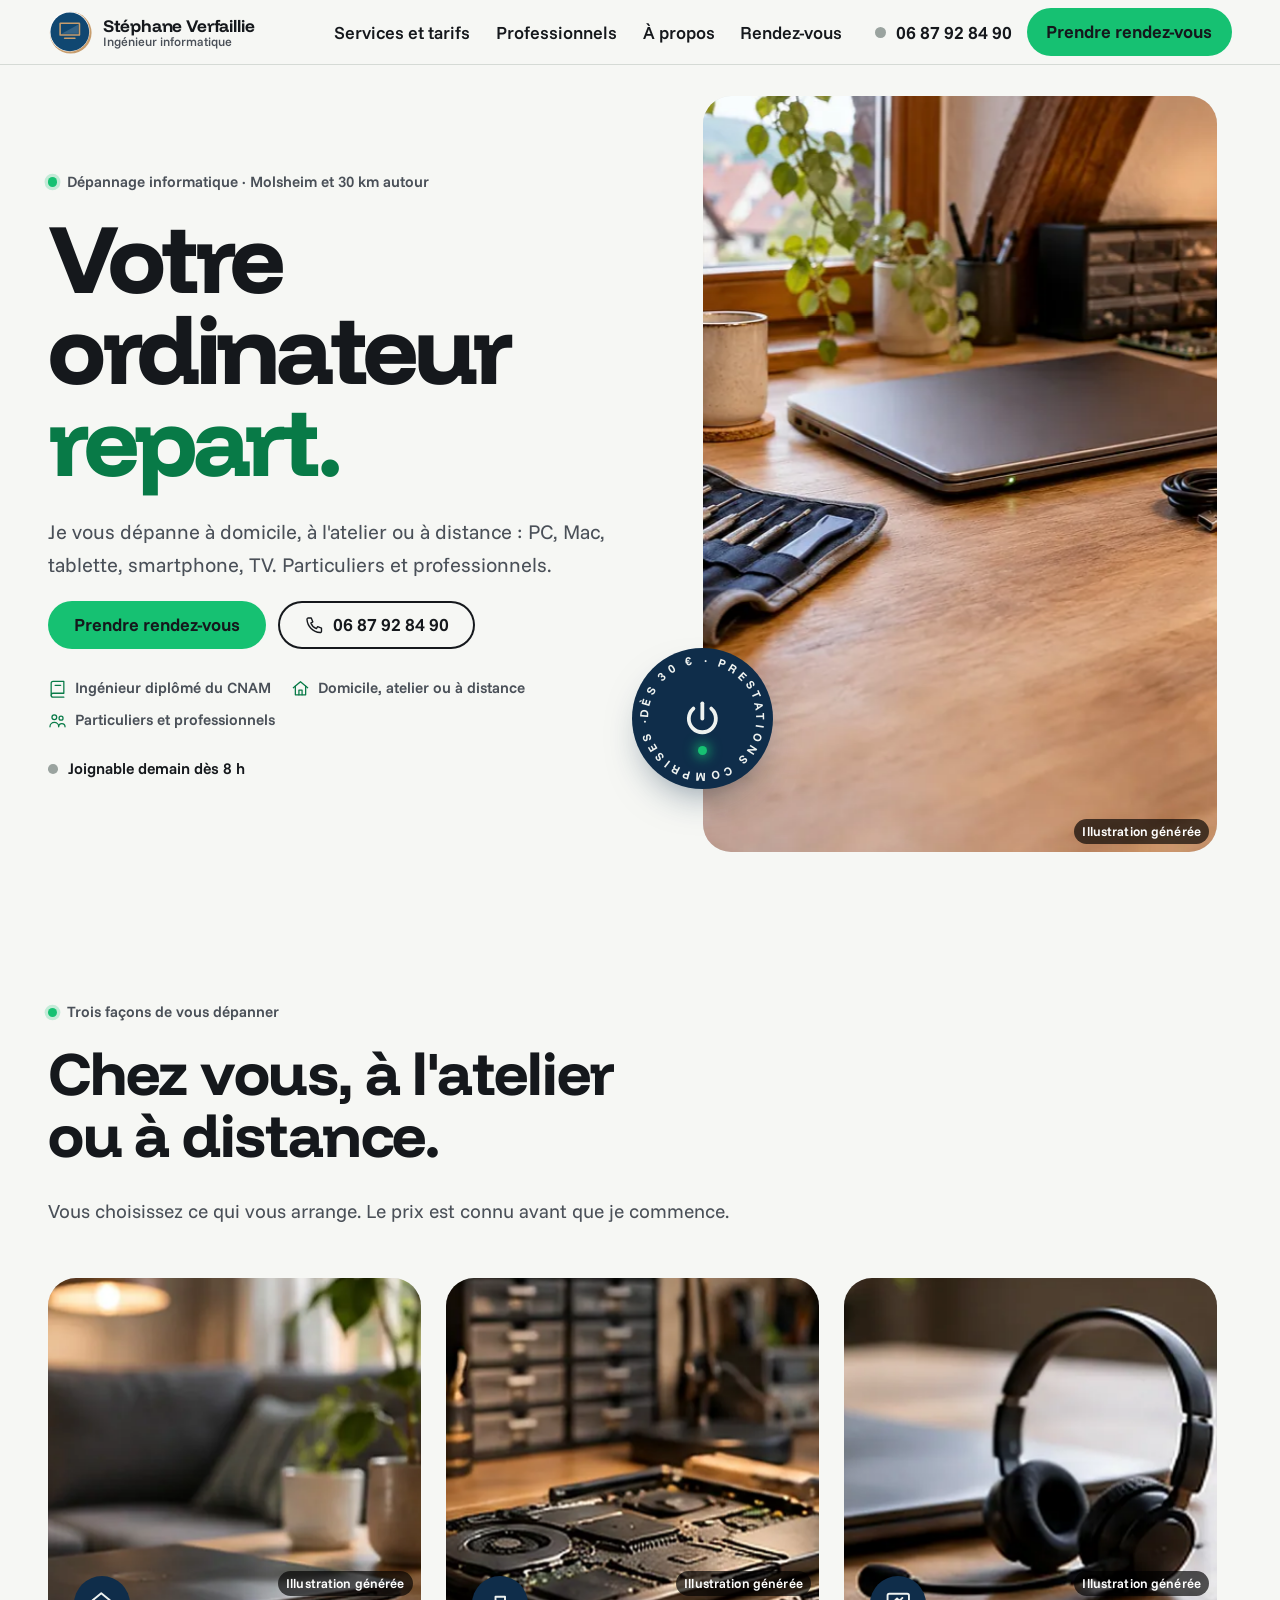
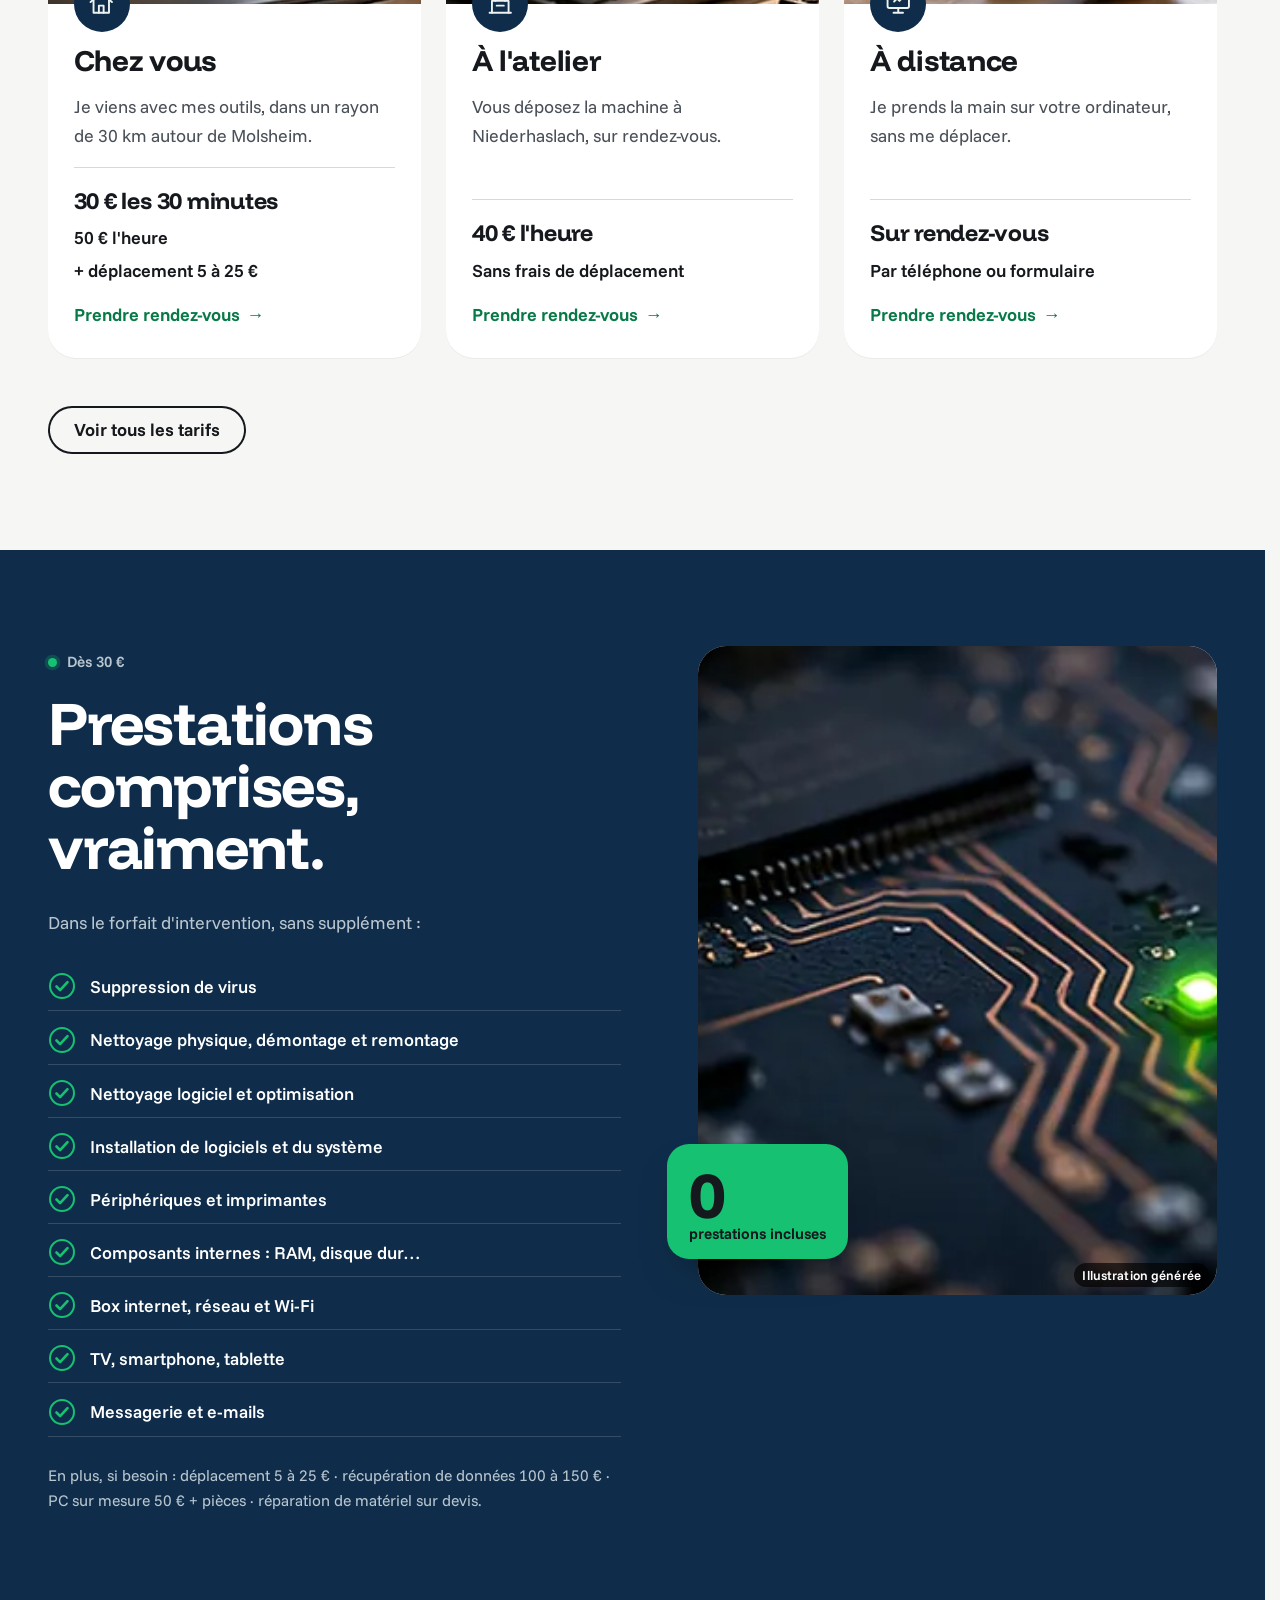
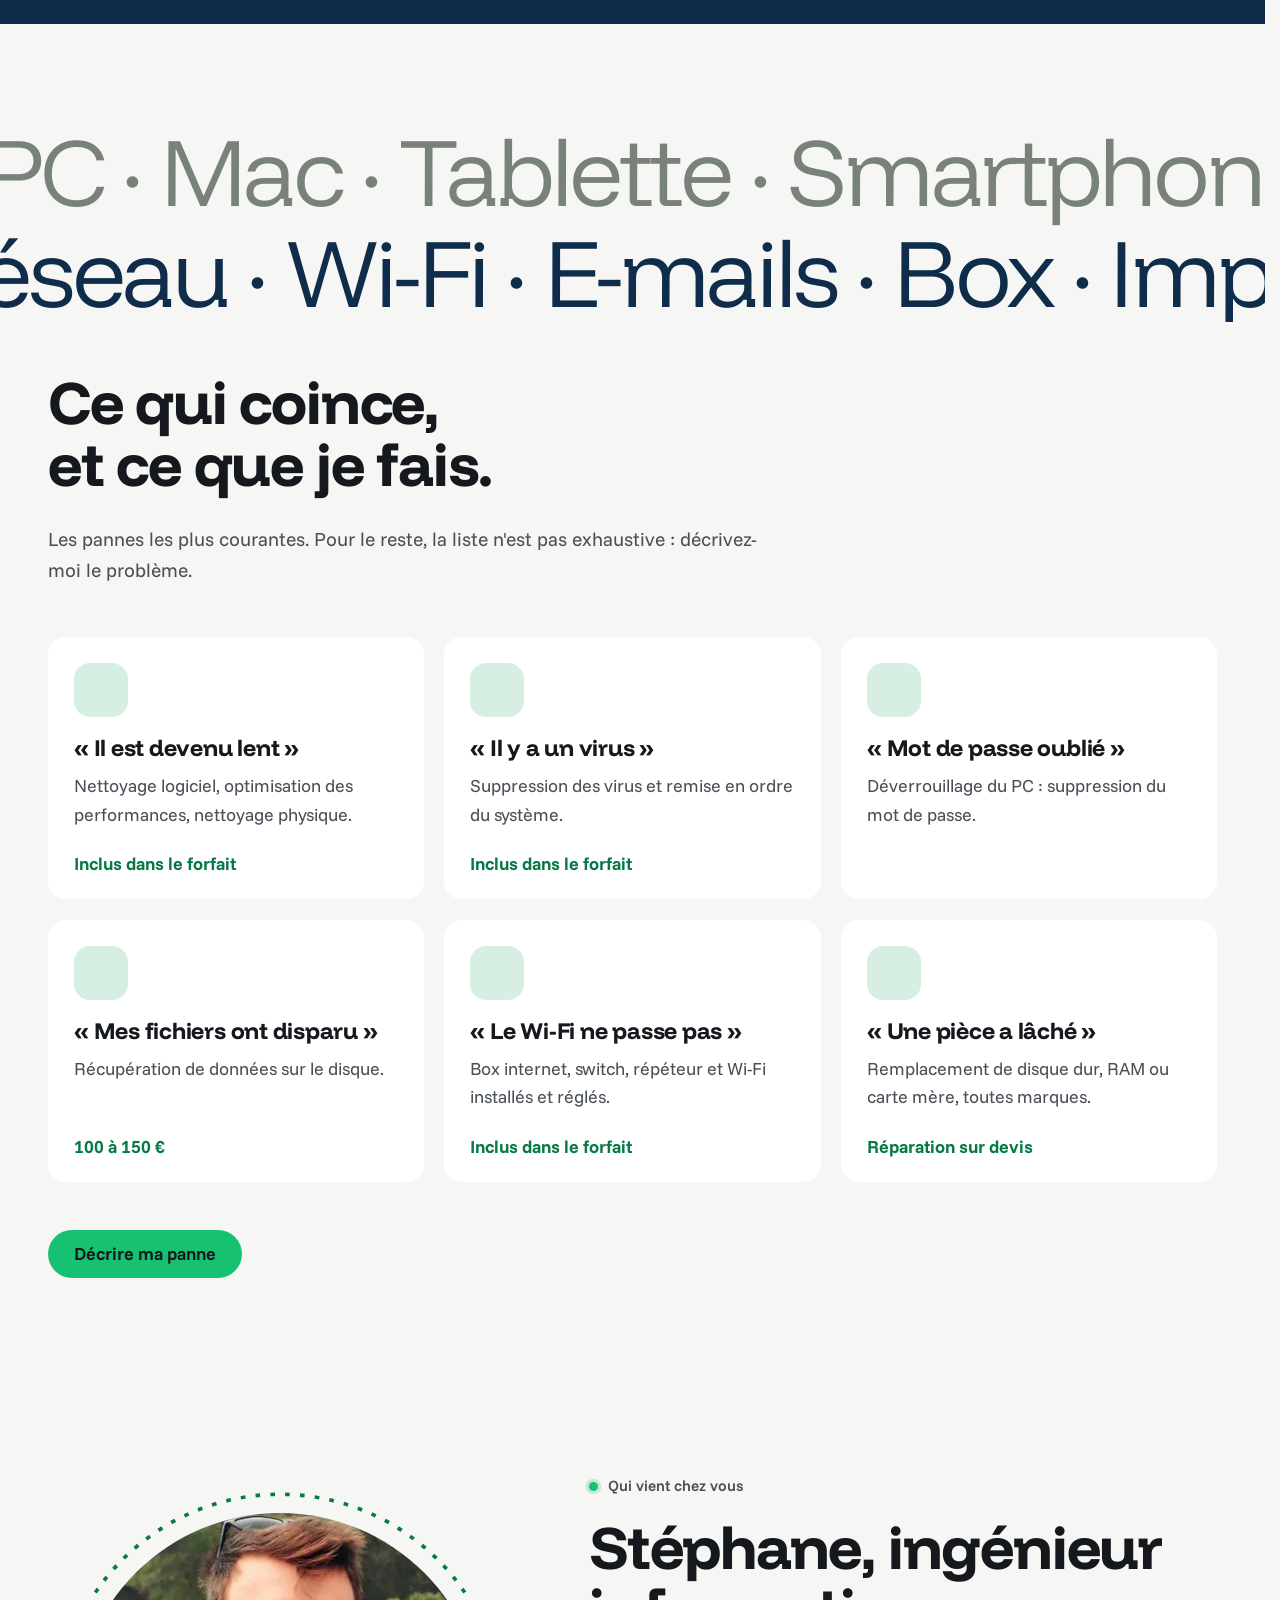
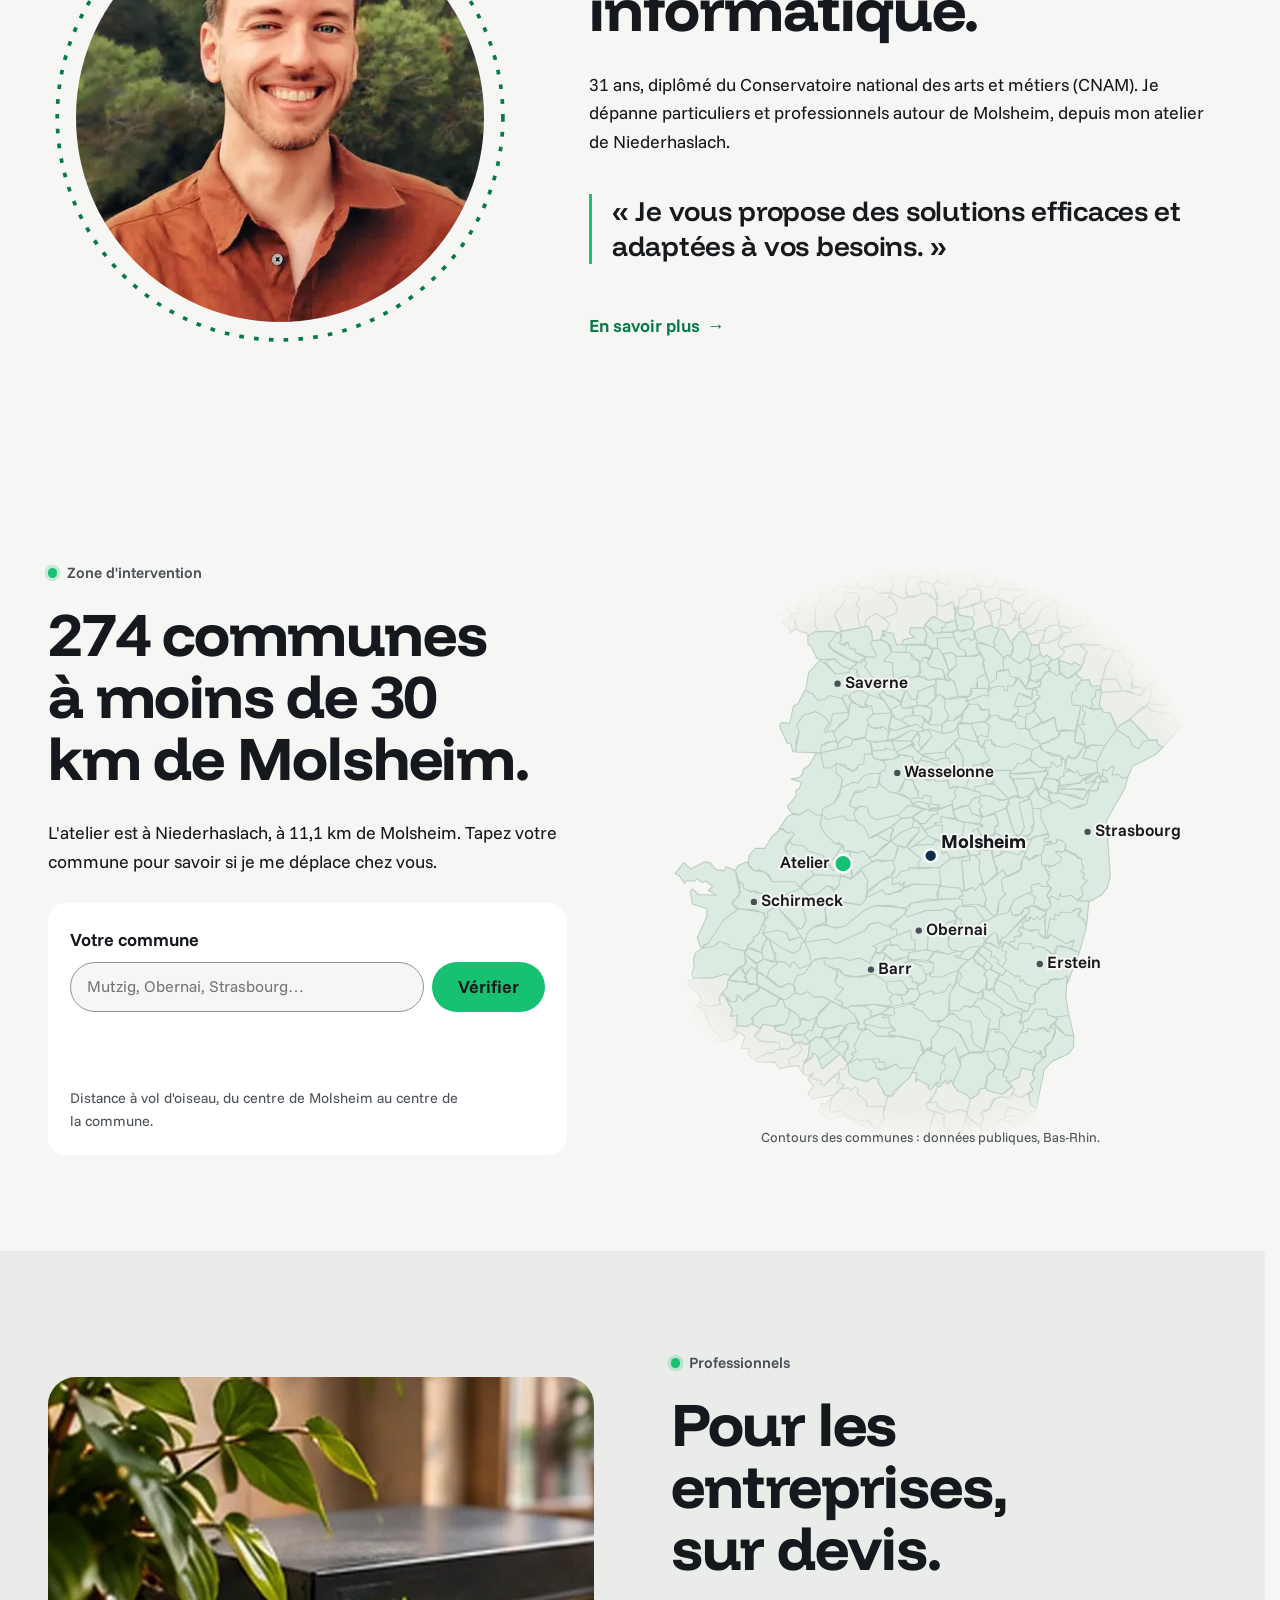
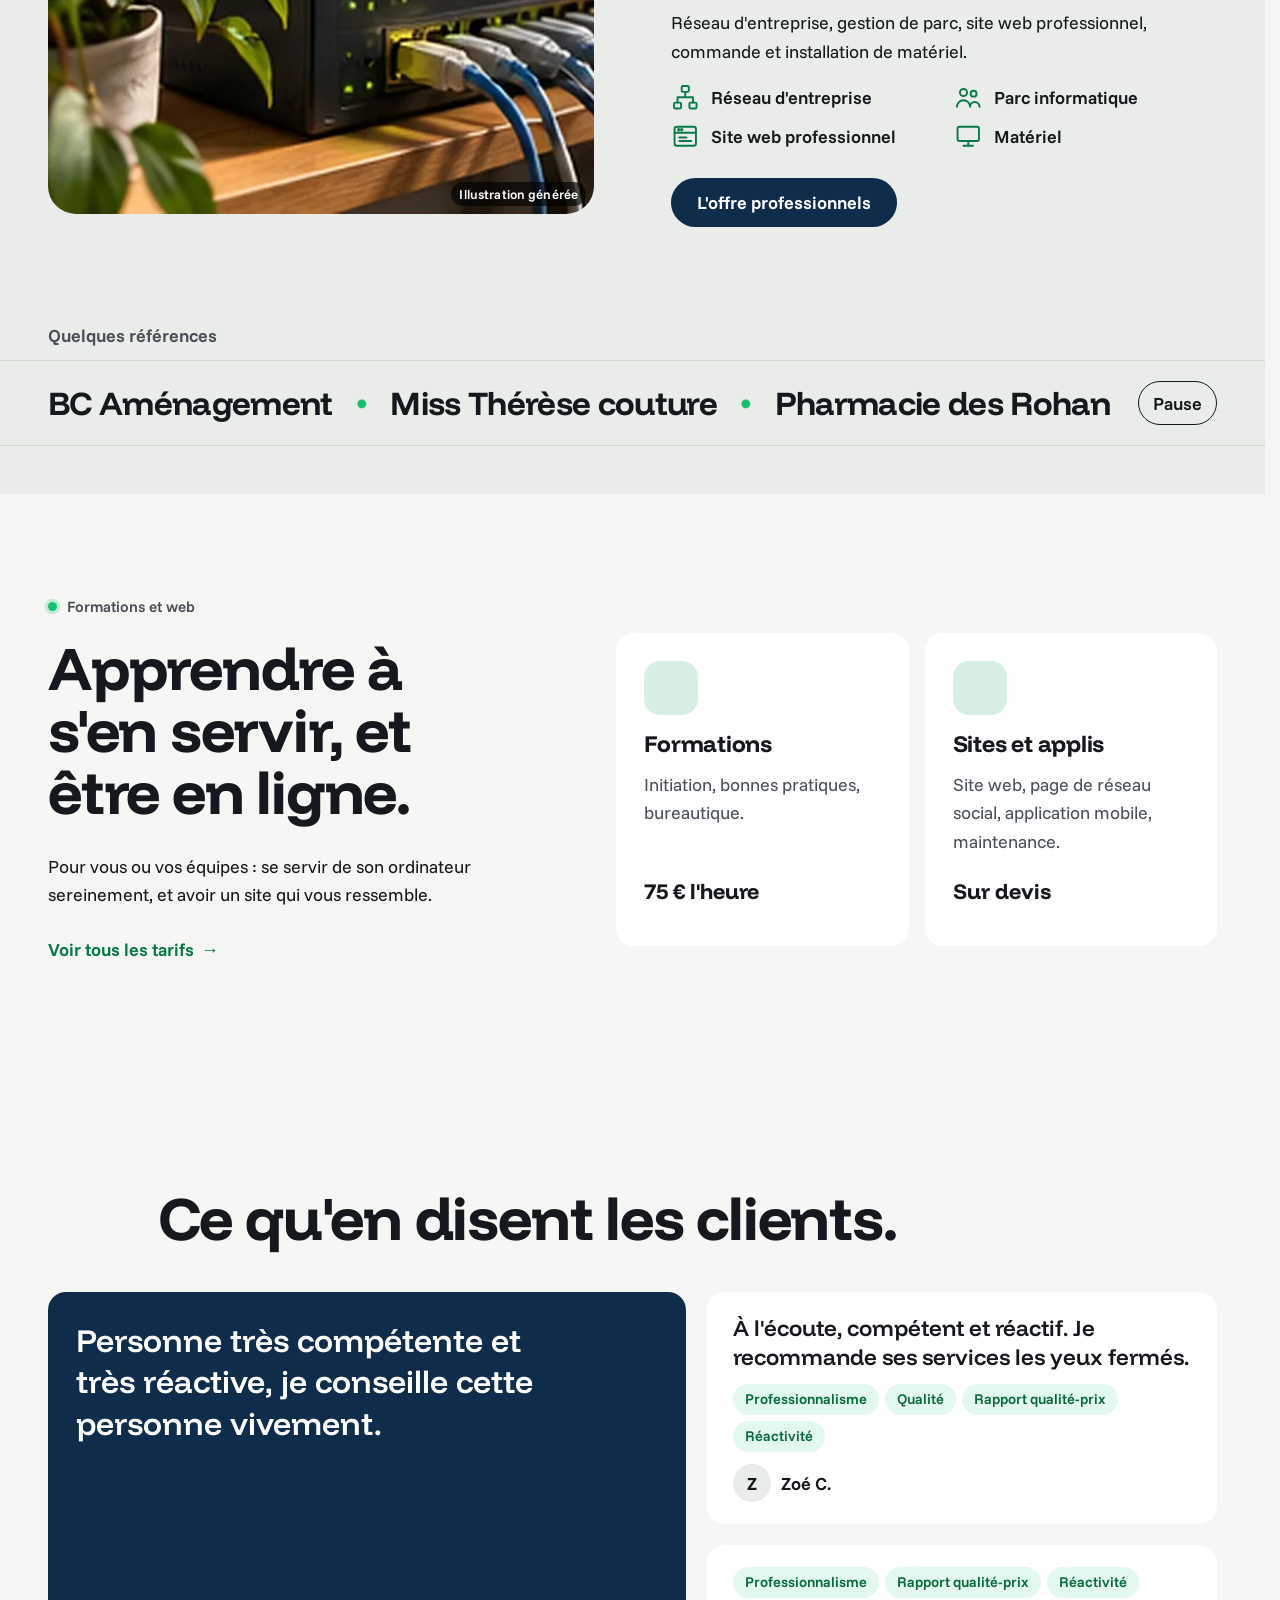
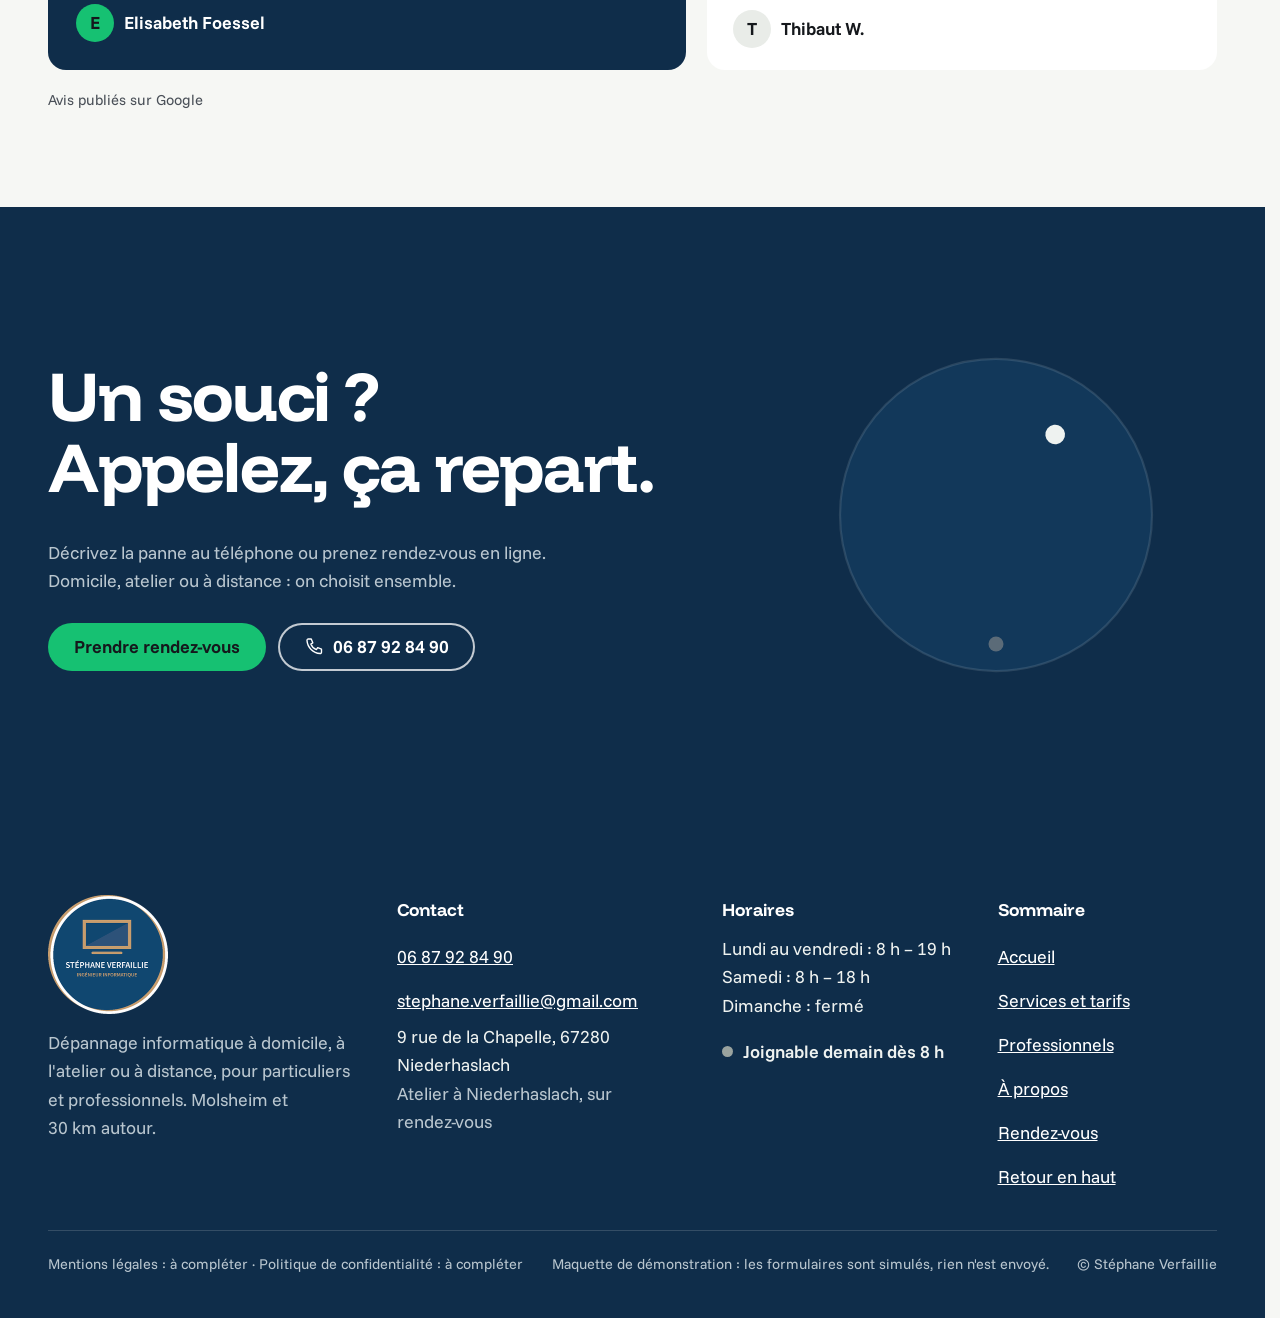
<file: index.html>
<!doctype html>
<html lang="fr" data-v="2">
<head>
<meta charset="utf-8">
<meta name="viewport" content="width=device-width, initial-scale=1, viewport-fit=cover">
<title>Stéphane Verfaillie : dépannage informatique autour de Molsheim</title>
<meta name="description" content="Dépannage informatique à domicile, en atelier ou à distance, dès 30 €. PC, Mac, tablette, smartphone, TV. Molsheim et 30 km autour.">
<meta name="robots" content="noindex, nofollow">
<link rel="canonical" href="https://stephane-verfaillie-maquette.vercel.app/">
<style>:root{--fond:#f6f7f4;--texte:#15181c;--voile-fond:#0f2d4a;--ouverture-fond:#0f2d4a;--menu-fond:#f6f7f4}:root { --entete-h: 72px; --barres-h: 0px; } html { background: var(--fond); color: var(--texte); scrollbar-gutter: stable; } body { margin: 0; background: var(--fond); } html.js:not(.secours):not([data-arrivee="retour"]) [data-anime] { opacity: 0; } html.js:not(.secours):not([data-arrivee="retour"]) [data-anime].vu { opacity: 1; } [data-voile] { position: fixed; inset: 0; z-index: 900; background: var(--voile-fond); transform: translateY(100%); visibility: hidden; pointer-events: none; } html[data-arrivee="voile"]:not(.voile-leve):not(.secours) [data-voile] { transform: none; visibility: visible; } html.secours [data-voile] { visibility: hidden !important; } .ouverture-panneau { position: fixed; inset: 0; z-index: 850; display: none; place-content: center; justify-items: center; background: var(--ouverture-fond, var(--voile-fond)); color: var(--fond); text-align: center; } html.js[data-arrivee="intro"]:not(.secours):not(.intro-finie) .ouverture-panneau { display: grid; } html.defilement-bloque, html.defilement-bloque body, html.js[data-arrivee="intro"]:not(.secours):not(.intro-finie), html.js[data-arrivee="intro"]:not(.secours):not(.intro-finie) body, html[data-arrivee="voile"]:not(.voile-leve):not(.secours), html[data-arrivee="voile"]:not(.voile-leve):not(.secours) body { overflow: hidden; } html.js[data-arrivee="intro"]:not(.secours):not(.intro-finie) { background-color: var(--ouverture-fond, var(--voile-fond)); } html[data-arrivee="voile"]:not(.voile-leve):not(.secours) { background-color: var(--voile-fond); }</style>
<script>(function () {
var d = document.documentElement, ss = null, ls = null;
try { ss = window.sessionStorage; ls = window.localStorage; } catch (e) {}
d.classList.add('js');
var nav = performance.getEntriesByType ? performance.getEntriesByType('navigation')[0] : null;
var type = nav ? nav.type : 'navigate';
var depart = null;
try { depart = JSON.parse(ss.getItem('socle:depart') || 'null'); ss.removeItem('socle:depart'); } catch (e) {}
if (depart && !(Date.now() - depart.t < 15000)) depart = null;
var mode = type === 'back_forward' ? 'retour' : type === 'reload' ? 'intro' : depart ? 'voile' : 'intro';
d.setAttribute('data-arrivee', mode);
if (mode === 'voile' && depart.couleur) d.style.setProperty('--voile-fond', depart.couleur);
if (type === 'reload' && 'scrollRestoration' in history) {
history.scrollRestoration = 'manual';
}
try {
var choisie = ls && ls.getItem('socle:langue');
var langue = (d.lang || '').slice(0, 2);
if (choisie && choisie !== langue && type === 'navigate' && !depart) {
var alt = document.querySelector('link[rel="alternate"][hreflang="' + choisie + '"]');
if (alt) location.replace(new URL(alt.href).pathname + location.search + location.hash);
}
} catch (e) {}
setTimeout(function () { if (!d.classList.contains('demarre')) d.classList.add('secours'); }, 2000);
})();</script>
<link rel="preload" href="/assets/polices/funnel-display.woff2" as="font" type="font/woff2" crossorigin>
<link rel="stylesheet" href="/assets/css/socle.css?v=2">
<link rel="stylesheet" href="/assets/css/site.css?v=2">
<link rel="modulepreload" href="/assets/js/site.js?v=2">
<link rel="modulepreload" href="/assets/js/socle/index.js?v=2">
<script src="/assets/vendor/gsap.min.js" defer></script>
<script src="/assets/vendor/ScrollTrigger.min.js" defer></script>
<script src="/assets/vendor/SplitText.min.js" defer></script>
<script type="module" src="/assets/js/site.js?v=2"></script>
<meta name="theme-color" content="#f6f7f4">
<link rel="icon" href="/assets/images/favicon.svg" type="image/svg+xml">
<link rel="apple-touch-icon" href="/assets/images/apple-touch-icon.png">
<meta property="og:type" content="website">
<meta property="og:site_name" content="Stéphane Verfaillie">
<meta property="og:locale" content="fr_FR">
<meta property="og:title" content="Stéphane Verfaillie : dépannage informatique autour de Molsheim">
<meta property="og:description" content="Dépannage informatique à domicile, en atelier ou à distance, dès 30 €. PC, Mac, tablette, smartphone, TV. Molsheim et 30 km autour.">
<meta property="og:url" content="https://stephane-verfaillie-maquette.vercel.app/">
<meta property="og:image" content="https://stephane-verfaillie-maquette.vercel.app/assets/partage/accueil-fr.jpg">
<meta property="og:image:width" content="1200">
<meta property="og:image:height" content="630">
<meta property="og:image:alt" content="Stéphane Verfaillie, dépannage informatique : votre ordinateur repart">
<meta name="twitter:card" content="summary_large_image">
<script type="application/ld+json">{"@context":"https://schema.org","@type":"LocalBusiness","name":"Stéphane Verfaillie, dépannage informatique","url":"https://stephane-verfaillie-maquette.vercel.app/","telephone":"+33687928490","email":"stephane.verfaillie@gmail.com","address":{"@type":"PostalAddress","streetAddress":"9 rue de la Chapelle","postalCode":"67280","addressLocality":"Niederhaslach","addressCountry":"FR"},"areaServed":"Molsheim et 30 km alentour","priceRange":"dès 30 €","openingHoursSpecification":[{"@type":"OpeningHoursSpecification","dayOfWeek":["Monday","Tuesday","Wednesday","Thursday","Friday"],"opens":"08:00","closes":"19:00"},{"@type":"OpeningHoursSpecification","dayOfWeek":"Saturday","opens":"08:00","closes":"18:00"}],"description":"Dépannage informatique à domicile, en atelier ou à distance, pour particuliers et professionnels, autour de Molsheim."}</script>
</head>
<body id="haut">
<div data-voile data-forme="iris" aria-hidden="true"><div class="voile-contenu"><svg class="voile-marche" viewBox="0 0 120 120" width="56" height="56"><path d="M38.8 34.6 A32 32 0 1 0 81.2 34.6"/><path d="M60 22 V58"/></svg><span data-voile-libelle>Accueil</span></div></div>
<div class="ouverture-panneau" data-ouverture aria-hidden="true">
  <svg class="ouverture-marche" viewBox="0 0 120 120" width="120" height="120" data-ouverture-objet><circle class="om-fond" cx="60" cy="60" r="58"/><path class="om-anneau" d="M38.8 34.6 A32 32 0 1 0 81.2 34.6" pathLength="1"/><path class="om-trait" d="M60 22 V58" pathLength="1"/><circle class="om-led" cx="60" cy="104" r="4"/></svg>
  <span class="ouverture-trait"></span>
  <p class="ouverture-nom">Stéphane Verfaillie</p>
  <p class="ouverture-ligne">Dépannage informatique</p>
</div>
<a class="evitement" href="#contenu">Aller au contenu</a>
<header data-entete>
  <div class="entete-rangee">
    <a class="entete-logo" href="/" data-libelle="Accueil" aria-current="page">
      <img src="/assets/images/logo.svg" alt="" width="44" height="44"><span class="entete-nom">Stéphane Verfaillie<small>Ingénieur informatique</small></span>
    </a>
    <nav data-nav aria-label="Navigation principale">
      <ul><li><a href="/services" data-libelle="Services et tarifs">Services et tarifs</a></li><li><a href="/professionnels" data-libelle="Professionnels">Professionnels</a></li><li><a href="/a-propos" data-libelle="À propos">À propos</a></li><li><a href="/rendez-vous" data-libelle="Rendez-vous">Rendez-vous</a></li></ul>
    </nav>
    <div class="entete-actions">
      <a class="entete-tel" href="tel:+33687928490" aria-label="Appeler 06 87 92 84 90"><span class="voyant" data-statut-voyant aria-hidden="true"></span><span>06 87 92 84 90</span></a>
      <a class="bouton bouton--entete" href="/rendez-vous" data-libelle="Rendez-vous">Prendre rendez-vous</a>
      <button type="button" data-menu-bouton aria-controls="menu" aria-expanded="false" data-libelle-ouvrir="Menu" data-libelle-fermer="Fermer"><span data-libelle-bouton>Menu</span></button>
      <a class="menu-sansjs" href="#menu" data-menu-lien>Menu</a>
    </div>
  </div>
</header>
<script>/* Avant le premier affichage : rangées de la navigation (même règle que ajusterNav dans assets/js/socle/entete.js)
   et hauteur réelle de l'en-tête, pour que rien ne saute quand le JavaScript du site prend la main. */
(function () {
  var h = document.documentElement, u = document.querySelector('[data-nav] ul'), e = document.querySelector('[data-entete]');
  if (u) {
    var deborde = function () { return u.scrollWidth > u.clientWidth + 1; }, c = deborde();
    if (c && window.matchMedia('(min-width: 900px)').matches) {
      h.classList.add('nav-deux-rangees'); c = deborde();
      if (c) { h.classList.add('nav-deux-lignes'); var a = u.querySelector('a'); c = !a || u.getBoundingClientRect().height > a.getBoundingClientRect().height * 2.5; }
      if (c) h.classList.remove('nav-deux-rangees', 'nav-deux-lignes');
    }
    if (c) h.classList.add('nav-compacte');
  }
  if (e) h.style.setProperty('--entete-h', Math.round(e.getBoundingClientRect().height) + 'px');
})();</script>
<span id="menu-ferme" aria-hidden="true"></span>
<div id="menu" data-menu role="dialog" aria-modal="true" aria-label="Menu">
  <p class="menu-sansjs-fermer"><a href="#menu-ferme">Fermer</a></p>
  <ul><li style="--i:0"><a href="/" class="menu-lien" data-libelle="Accueil" aria-current="page">Accueil</a></li><li style="--i:1"><a href="/services" class="menu-lien" data-libelle="Services et tarifs">Services et tarifs</a></li><li style="--i:2"><a href="/professionnels" class="menu-lien" data-libelle="Professionnels">Professionnels</a></li><li style="--i:3"><a href="/a-propos" class="menu-lien" data-libelle="À propos">À propos</a></li><li style="--i:4"><a href="/rendez-vous" class="menu-lien" data-libelle="Rendez-vous">Rendez-vous</a></li></ul>
  <p><a class="bouton" href="tel:+33687928490">Appeler 06 87 92 84 90</a></p>
</div>
<main id="contenu" tabindex="-1">
<section class="hero" id="debut">
  <div class="hero-texte">
    <p class="surtitre hero-surtitre masque-ecran-tres-bas" data-anime="gsap"><span class="voyant" aria-hidden="true"></span>Dépannage informatique · Molsheim et 30 km autour</p>
    <h1 class="hero-titre"><span class="ligne-masque"><span class="hero-ligne">Votre ordinateur</span></span><span class="ligne-masque"><span class="hero-ligne"><em>repart.</em></span></span></h1>
    <p class="hero-intro masque-ecran-tres-bas" data-anime="gsap">Je vous dépanne à domicile, à l&#39;atelier ou à distance : PC, Mac, tablette, smartphone, TV. Particuliers et professionnels.</p>
    <p class="hero-actions" data-anime="gsap">
      <a href="/rendez-vous" class="bouton" data-libelle="Rendez-vous" data-action-principale data-survol="magnetique">Prendre rendez-vous</a>
      <a class="bouton bouton--contour" href="tel:+33687928490" aria-label="Appeler le 06 87 92 84 90"><svg class="icone icone--bouton" viewBox="0 0 24 24" fill="none" stroke="currentColor" stroke-width="1.6" stroke-linecap="round" stroke-linejoin="round" aria-hidden="true"><path d="M5 3.5h3.5l1.8 4.5-2.3 1.5a11 11 0 0 0 6.5 6.5l1.5-2.3 4.5 1.8V19a1.5 1.5 0 0 1-1.6 1.5A16.5 16.5 0 0 1 3.5 5.1 1.5 1.5 0 0 1 5 3.5Z"/></svg>06 87 92 84 90</a>
    </p>
    <ul class="hero-faits masque-ecran-bas" data-anime="gsap"><li><svg class="icone hero-fait-icone" viewBox="0 0 24 24" fill="none" stroke="currentColor" stroke-width="1.6" stroke-linecap="round" stroke-linejoin="round" aria-hidden="true"><path d="M4 5.5A2.5 2.5 0 0 1 6.5 3H20v15H6.5A2.5 2.5 0 0 0 4 20.5v-15Z"/><path d="M4 20.5A2.5 2.5 0 0 0 6.5 23H20"/><path d="M9 8h7"/></svg>Ingénieur diplômé du CNAM</li><li><svg class="icone hero-fait-icone" viewBox="0 0 24 24" fill="none" stroke="currentColor" stroke-width="1.6" stroke-linecap="round" stroke-linejoin="round" aria-hidden="true"><path d="M3 11 12 3.5 21 11"/><path d="M5.5 9v11h13V9"/><path d="M10 20v-6h4v6"/></svg>Domicile, atelier ou à distance</li><li><svg class="icone hero-fait-icone" viewBox="0 0 24 24" fill="none" stroke="currentColor" stroke-width="1.6" stroke-linecap="round" stroke-linejoin="round" aria-hidden="true"><circle cx="8" cy="8" r="3"/><circle cx="16.5" cy="9" r="2.5"/><path d="M2.5 20a5.5 5.5 0 0 1 11 0M13.5 20a4 4 0 0 1 8 0"/></svg>Particuliers et professionnels</li></ul>
    <div class="hero-bas" data-anime="gsap">
      <p class="statut " data-statut data-info-cle><span class="voyant voyant--vit" aria-hidden="true"></span><span data-statut-texte>Lun-ven 8 h-19 h · sam 8 h-18 h</span></p>
      <div class="pastille" data-iris-centre="disque">
        <svg class="pastille-texte" viewBox="0 0 200 200" aria-hidden="true" data-effet="badge"><defs><path id="pastille-cercle" d="M100 100 m-77 0 a77 77 0 1 1 154 0 a77 77 0 1 1 -154 0"/></defs><text><textPath href="#pastille-cercle" textLength="482" lengthAdjust="spacing">Dès 30 € · prestations comprises · </textPath></text></svg>
        <svg class="pastille-marche" viewBox="0 0 120 120" aria-hidden="true"><path d="M38.8 34.6 A32 32 0 1 0 81.2 34.6"/><path d="M60 22 V58"/></svg>
        <span class="pastille-led" aria-hidden="true" data-boucle-css></span>
        <span class="visuellement-cache">Dès 30 €, prestations comprises</span>
      </div>
    </div>
  </div>
  <figure class="media hero-photo" data-grok data-fx="parallaxe" data-fx-force="6" data-boucle-css style="--cadrage:50% 50%">
  <picture>
    <img src="/assets/images/grok/accueil-ouverture-784.webp" srcset="/assets/images/grok/accueil-ouverture-480.webp 480w, /assets/images/grok/accueil-ouverture-640.webp 640w, /assets/images/grok/accueil-ouverture-784.webp 784w" sizes="(max-width: 760px) 92vw, 42vw" alt="Portable fermé sur un établi clair près d&#39;une fenêtre, son voyant vert allumé" width="784" height="980" fetchpriority="high" loading="eager" decoding="async">
  </picture><figcaption class="mention-ia">Illustration générée</figcaption>
</figure>
</section>
<section class="facons section" id="facons">
  <div class="conteneur">
    <div class="section-tete">
      <p class="surtitre"><span class="voyant" aria-hidden="true"></span>Trois façons de vous dépanner</p>
      <h2 data-anime="lignes">Chez vous, à l&#39;atelier ou à distance.</h2>
      <p data-anime>Vous choisissez ce qui vous arrange. Le prix est connu avant que je commence.</p>
    </div>
    <div class="facons-grille rangee-tel" data-anime="cascade" tabindex="0" role="region" aria-label="Trois façons de vous dépanner">
      <article class="facon">
        <figure class="media facon-media" data-grok data-fx="zoom" style="--cadrage:50% 50%">
  <picture>
    <img src="/assets/images/grok/facon-domicile-784.webp" srcset="/assets/images/grok/facon-domicile-480.webp 480w, /assets/images/grok/facon-domicile-640.webp 640w, /assets/images/grok/facon-domicile-784.webp 784w" sizes="(max-width: 760px) 92vw, 30vw" alt="Portable fermé sur la table basse d&#39;un salon" width="784" height="1176" loading="lazy" decoding="async">
  </picture><figcaption class="mention-ia">Illustration générée</figcaption>
</figure>
        <div class="facon-corps">
          <span class="facon-icone"><svg class="icone" viewBox="0 0 24 24" fill="none" stroke="currentColor" stroke-width="1.6" stroke-linecap="round" stroke-linejoin="round" aria-hidden="true"><path d="M3 11 12 3.5 21 11"/><path d="M5.5 9v11h13V9"/><path d="M10 20v-6h4v6"/></svg></span>
          <h3>Chez vous</h3>
          <p>Je viens avec mes outils, dans un rayon de 30 km autour de Molsheim.</p>
          <ul class="facon-prix"><li data-prix>30 € les 30 minutes</li><li>50 € l&#39;heure</li><li>+ déplacement 5 à 25 €</li></ul>
          <a href="/rendez-vous?lieu=domicile" class="lien-fleche" data-libelle="Rendez-vous">Prendre rendez-vous</a>
        </div>
      </article><article class="facon">
        <figure class="media facon-media" data-grok data-fx="zoom" style="--cadrage:50% 50%">
  <picture>
    <img src="/assets/images/grok/facon-atelier-784.webp" srcset="/assets/images/grok/facon-atelier-480.webp 480w, /assets/images/grok/facon-atelier-640.webp 640w, /assets/images/grok/facon-atelier-784.webp 784w" sizes="(max-width: 760px) 92vw, 30vw" alt="Portable ouvert par en dessous sur un établi, sous une lampe" width="784" height="1176" loading="lazy" decoding="async">
  </picture><figcaption class="mention-ia">Illustration générée</figcaption>
</figure>
        <div class="facon-corps">
          <span class="facon-icone"><svg class="icone" viewBox="0 0 24 24" fill="none" stroke="currentColor" stroke-width="1.6" stroke-linecap="round" stroke-linejoin="round" aria-hidden="true"><path d="M3 20h18"/><path d="M5 20V10h14v10"/><path d="M8 10V6.5h8V10"/><path d="M9 14h6"/></svg></span>
          <h3>À l&#39;atelier</h3>
          <p>Vous déposez la machine à Niederhaslach, sur rendez-vous.</p>
          <ul class="facon-prix"><li data-prix>40 € l&#39;heure</li><li>Sans frais de déplacement</li></ul>
          <a href="/rendez-vous?lieu=atelier" class="lien-fleche" data-libelle="Rendez-vous">Prendre rendez-vous</a>
        </div>
      </article><article class="facon">
        <figure class="media facon-media" data-grok data-fx="zoom" style="--cadrage:50% 50%">
  <picture>
    <img src="/assets/images/grok/facon-distance-784.webp" srcset="/assets/images/grok/facon-distance-480.webp 480w, /assets/images/grok/facon-distance-640.webp 640w, /assets/images/grok/facon-distance-784.webp 784w" sizes="(max-width: 760px) 92vw, 30vw" alt="Casque micro posé sur un bureau, près d&#39;une fenêtre" width="784" height="1176" loading="lazy" decoding="async">
  </picture><figcaption class="mention-ia">Illustration générée</figcaption>
</figure>
        <div class="facon-corps">
          <span class="facon-icone"><svg class="icone" viewBox="0 0 24 24" fill="none" stroke="currentColor" stroke-width="1.6" stroke-linecap="round" stroke-linejoin="round" aria-hidden="true"><rect x="3" y="4" width="18" height="12" rx="1.5"/><path d="M8 20h8M12 16v4"/><path d="M8.5 10.5 11 8l2 2 2.5-2.5"/></svg></span>
          <h3>À distance</h3>
          <p>Je prends la main sur votre ordinateur, sans me déplacer.</p>
          <ul class="facon-prix"><li data-prix>Sur rendez-vous</li><li>Par téléphone ou formulaire</li></ul>
          <a href="/rendez-vous?lieu=distance" class="lien-fleche" data-libelle="Rendez-vous">Prendre rendez-vous</a>
        </div>
      </article>
    </div>
    <p class="section-pied" data-anime><a href="/services#tarifs" class="bouton bouton--contour" data-libelle="Services et tarifs">Voir tous les tarifs</a></p>
  </div>
</section>
<section class="compris bande-nuit" id="compris">
  <div class="conteneur compris-grille">
    <div class="compris-texte">
      <p class="surtitre surtitre--clair"><span class="voyant" aria-hidden="true"></span>Dès 30 €</p>
      <h2 data-anime="lignes">Prestations comprises, vraiment.</h2>
      <p data-anime>Dans le forfait d&#39;intervention, sans supplément :</p>
      <ul class="compris-liste"><li data-coche><svg class="coche" viewBox="0 0 28 28" aria-hidden="true" data-effet="coche"><circle cx="14" cy="14" r="12" pathLength="1"/><path d="M8.5 14.5l3.6 3.6 7.4-8" pathLength="1"/></svg><span>Suppression de virus</span></li><li data-coche><svg class="coche" viewBox="0 0 28 28" aria-hidden="true" data-effet="coche"><circle cx="14" cy="14" r="12" pathLength="1"/><path d="M8.5 14.5l3.6 3.6 7.4-8" pathLength="1"/></svg><span>Nettoyage physique, démontage et remontage</span></li><li data-coche><svg class="coche" viewBox="0 0 28 28" aria-hidden="true" data-effet="coche"><circle cx="14" cy="14" r="12" pathLength="1"/><path d="M8.5 14.5l3.6 3.6 7.4-8" pathLength="1"/></svg><span>Nettoyage logiciel et optimisation</span></li><li data-coche><svg class="coche" viewBox="0 0 28 28" aria-hidden="true" data-effet="coche"><circle cx="14" cy="14" r="12" pathLength="1"/><path d="M8.5 14.5l3.6 3.6 7.4-8" pathLength="1"/></svg><span>Installation de logiciels et du système</span></li><li data-coche><svg class="coche" viewBox="0 0 28 28" aria-hidden="true" data-effet="coche"><circle cx="14" cy="14" r="12" pathLength="1"/><path d="M8.5 14.5l3.6 3.6 7.4-8" pathLength="1"/></svg><span>Périphériques et imprimantes</span></li><li data-coche><svg class="coche" viewBox="0 0 28 28" aria-hidden="true" data-effet="coche"><circle cx="14" cy="14" r="12" pathLength="1"/><path d="M8.5 14.5l3.6 3.6 7.4-8" pathLength="1"/></svg><span>Composants internes : RAM, disque dur…</span></li><li data-coche><svg class="coche" viewBox="0 0 28 28" aria-hidden="true" data-effet="coche"><circle cx="14" cy="14" r="12" pathLength="1"/><path d="M8.5 14.5l3.6 3.6 7.4-8" pathLength="1"/></svg><span>Box internet, réseau et Wi-Fi</span></li><li data-coche><svg class="coche" viewBox="0 0 28 28" aria-hidden="true" data-effet="coche"><circle cx="14" cy="14" r="12" pathLength="1"/><path d="M8.5 14.5l3.6 3.6 7.4-8" pathLength="1"/></svg><span>TV, smartphone, tablette</span></li><li data-coche><svg class="coche" viewBox="0 0 28 28" aria-hidden="true" data-effet="coche"><circle cx="14" cy="14" r="12" pathLength="1"/><path d="M8.5 14.5l3.6 3.6 7.4-8" pathLength="1"/></svg><span>Messagerie et e-mails</span></li></ul>
      <p class="compris-plus" data-anime>En plus, si besoin : déplacement 5 à 25 € · récupération de données 100 à 150 € · PC sur mesure 50 € + pièces · réparation de matériel sur devis.</p>
    </div>
    <div class="compris-visuel">
      <figure class="media compris-media" data-grok data-fx="parallaxe" style="--cadrage:50% 50%">
  <picture>
    <img src="/assets/images/grok/compris-circuit-1280.webp" srcset="/assets/images/grok/compris-circuit-640.webp 640w, /assets/images/grok/compris-circuit-1280.webp 1280w, /assets/images/grok/compris-circuit-1920.webp 1920w" sizes="(max-width: 760px) 92vw, 40vw" alt="Carte électronique en gros plan, un voyant vert allumé" width="1280" height="853" loading="lazy" decoding="async">
  </picture><figcaption class="mention-ia">Illustration générée</figcaption>
</figure>
      <p class="compris-nombre" data-superpose><strong data-compteur="9">9</strong><span>prestations incluses</span></p>
    </div>
  </div>
</section>
<section class="pannes section" id="pannes">
  <div class="pannes-mots" data-fx="mots-geants" aria-hidden="true" data-ruban data-visuel data-audit-ignorer>
    <p data-fx-rangee>PC · Mac · Tablette · Smartphone · TV · PC · Mac · Tablette · Smartphone · TV ·</p>
    <p data-fx-rangee data-sens="-1">Box · Imprimante · Réseau · Wi-Fi · E-mails · Box · Imprimante · Réseau · Wi-Fi · E-mails ·</p>
  </div>
  <div class="conteneur">
    <div class="section-tete">
      <h2 data-anime="lignes">Ce qui coince, et ce que je fais.</h2>
      <p data-anime>Les pannes les plus courantes. Pour le reste, la liste n&#39;est pas exhaustive : décrivez-moi le problème.</p>
    </div>
    <ul class="pannes-grille rangee-tel" data-anime="cascade" tabindex="0" aria-label="Ce qui coince, et ce que je fais.">
      <li class="panne">
        <span class="panne-icone"><svg class="icone" viewBox="0 0 24 24" fill="none" stroke="currentColor" stroke-width="1.6" stroke-linecap="round" stroke-linejoin="round" aria-hidden="true" data-fx="trace"><path d="M3 17a9 9 0 0 1 18 0"/><path d="M12 17l-4-5"/><circle cx="12" cy="17" r="1.4"/></svg></span>
        <h3>« Il est devenu lent »</h3>
        <p>Nettoyage logiciel, optimisation des performances, nettoyage physique.</p>
        <p class="panne-prix" data-prix>Inclus dans le forfait</p>
      </li><li class="panne">
        <span class="panne-icone"><svg class="icone" viewBox="0 0 24 24" fill="none" stroke="currentColor" stroke-width="1.6" stroke-linecap="round" stroke-linejoin="round" aria-hidden="true" data-fx="trace"><circle cx="12" cy="12" r="5"/><path d="M12 3v4M12 17v4M3 12h4M17 12h4M5.6 5.6l2.8 2.8M15.6 15.6l2.8 2.8M18.4 5.6l-2.8 2.8M8.4 15.6l-2.8 2.8"/></svg></span>
        <h3>« Il y a un virus »</h3>
        <p>Suppression des virus et remise en ordre du système.</p>
        <p class="panne-prix" data-prix>Inclus dans le forfait</p>
      </li><li class="panne">
        <span class="panne-icone"><svg class="icone" viewBox="0 0 24 24" fill="none" stroke="currentColor" stroke-width="1.6" stroke-linecap="round" stroke-linejoin="round" aria-hidden="true" data-fx="trace"><rect x="4.5" y="10.5" width="15" height="11" rx="2"/><path d="M8 10.5V7a4 4 0 0 1 8 0v3.5"/><path d="M12 15v2.5"/></svg></span>
        <h3>« Mot de passe oublié »</h3>
        <p>Déverrouillage du PC : suppression du mot de passe.</p>
      </li><li class="panne">
        <span class="panne-icone"><svg class="icone" viewBox="0 0 24 24" fill="none" stroke="currentColor" stroke-width="1.6" stroke-linecap="round" stroke-linejoin="round" aria-hidden="true" data-fx="trace"><path d="M3 6.5A1.5 1.5 0 0 1 4.5 5H10l2 2.5h7.5A1.5 1.5 0 0 1 21 9v9.5a1.5 1.5 0 0 1-1.5 1.5h-15A1.5 1.5 0 0 1 3 18.5v-12Z"/><path d="M12 11v5M9.5 13.5 12 16l2.5-2.5"/></svg></span>
        <h3>« Mes fichiers ont disparu »</h3>
        <p>Récupération de données sur le disque.</p>
        <p class="panne-prix" data-prix>100 à 150 €</p>
      </li><li class="panne">
        <span class="panne-icone"><svg class="icone" viewBox="0 0 24 24" fill="none" stroke="currentColor" stroke-width="1.6" stroke-linecap="round" stroke-linejoin="round" aria-hidden="true" data-fx="trace"><path d="M2.5 9a14 14 0 0 1 19 0"/><path d="M5.5 12.5a9.5 9.5 0 0 1 13 0"/><path d="M8.6 16a5 5 0 0 1 6.8 0"/><circle cx="12" cy="19.3" r="1.1"/></svg></span>
        <h3>« Le Wi-Fi ne passe pas »</h3>
        <p>Box internet, switch, répéteur et Wi-Fi installés et réglés.</p>
        <p class="panne-prix" data-prix>Inclus dans le forfait</p>
      </li><li class="panne">
        <span class="panne-icone"><svg class="icone" viewBox="0 0 24 24" fill="none" stroke="currentColor" stroke-width="1.6" stroke-linecap="round" stroke-linejoin="round" aria-hidden="true" data-fx="trace"><rect x="5" y="5" width="14" height="14" rx="1.5"/><rect x="9" y="9" width="6" height="6"/><path d="M9 2v3M15 2v3M9 19v3M15 19v3M2 9h3M2 15h3M19 9h3M19 15h3"/></svg></span>
        <h3>« Une pièce a lâché »</h3>
        <p>Remplacement de disque dur, RAM ou carte mère, toutes marques.</p>
        <p class="panne-prix" data-prix>Réparation sur devis</p>
      </li>
    </ul>
    <p class="section-pied" data-anime><a href="/rendez-vous" class="bouton" data-libelle="Rendez-vous" data-survol="magnetique">Décrire ma panne</a></p>
  </div>
</section>
<section class="stephane section" id="stephane">
  <div class="conteneur stephane-grille">
    <div class="stephane-portrait">
      <svg class="stephane-anneau" viewBox="0 0 100 100" aria-hidden="true" data-fx="trace"><circle cx="50" cy="50" r="48" fill="none" stroke="currentColor" stroke-width=".8" stroke-dasharray="1 2.2"/></svg>
      <figure class="media portrait" data-fx="zoom" style="--cadrage:50% 50%">
  <picture>
    <img src="/assets/images/stephane-784.webp" srcset="/assets/images/stephane-480.webp 480w, /assets/images/stephane-640.webp 640w, /assets/images/stephane-784.webp 784w" sizes="(max-width: 760px) 70vw, 30vw" alt="Stéphane Verfaillie, souriant, en chemise orange" width="784" height="784" loading="lazy" decoding="async">
  </picture>
</figure>
    </div>
    <div>
      <p class="surtitre"><span class="voyant" aria-hidden="true"></span>Qui vient chez vous</p>
      <h2 data-anime="lignes">Stéphane, ingénieur informatique.</h2>
      <p data-anime>31 ans, diplômé du Conservatoire national des arts et métiers (CNAM). Je dépanne particuliers et professionnels autour de Molsheim, depuis mon atelier de Niederhaslach.</p>
      <blockquote class="citation" data-anime="mots"><p>« Je vous propose des solutions efficaces et adaptées à vos besoins. »</p></blockquote>
      <p data-anime><a href="/a-propos" class="lien-fleche" data-libelle="À propos">En savoir plus</a></p>
    </div>
  </div>
</section>
<section class="zone section" id="zone">
  <div class="conteneur zone-grille">
    <div class="zone-texte">
      <p class="surtitre"><span class="voyant" aria-hidden="true"></span>Zone d&#39;intervention</p>
      <h2 data-anime="lignes">274 communes à moins de 30 km de Molsheim.</h2>
      <p data-anime>L&#39;atelier est à Niederhaslach, à 11,1 km de Molsheim. Tapez votre commune pour savoir si je me déplace chez vous.</p>
      <form class="zone-form" data-zone-form action="#" novalidate data-anime>
        <label for="zone-commune">Votre commune</label>
        <div class="zone-champ">
          <input id="zone-commune" name="commune" list="zone-liste" autocomplete="off" placeholder="Mutzig, Obernai, Strasbourg…">
          <button class="bouton" type="submit">Vérifier</button>
        </div>
        <datalist id="zone-liste"><option value="Achenheim"></option><option value="Albé"></option><option value="Alteckendorf"></option><option value="Altenheim"></option><option value="Altorf"></option><option value="Andlau"></option><option value="Avolsheim"></option><option value="Balbronn"></option><option value="Barembach"></option><option value="Barr"></option><option value="Bassemberg"></option><option value="Bellefosse"></option><option value="Belmont"></option><option value="Benfeld"></option><option value="Bergbieten"></option><option value="Bernardswiller"></option><option value="Bernardvillé"></option><option value="Bernolsheim"></option><option value="Berstett"></option><option value="Bietlenheim"></option><option value="Bilwisheim"></option><option value="Bindernheim"></option><option value="Bischheim"></option><option value="Bischoffsheim"></option><option value="Blaesheim"></option><option value="Blancherupt"></option><option value="Blienschwiller"></option><option value="Bolsenheim"></option><option value="Boofzheim"></option><option value="Bosselshausen"></option><option value="Bossendorf"></option><option value="Bourgheim"></option><option value="Breitenbach"></option><option value="Breuschwickersheim"></option><option value="Broque"></option><option value="Brumath"></option><option value="Bœrsch"></option><option value="Colroy-la-Roche"></option><option value="Cosswiller"></option><option value="Crastatt"></option><option value="Dachstein"></option><option value="Dahlenheim"></option><option value="Dambach-la-Ville"></option><option value="Dangolsheim"></option><option value="Daubensand"></option><option value="Dettwiller"></option><option value="Dieffenbach-au-Val"></option><option value="Dieffenthal"></option><option value="Dimbsthal"></option><option value="Dingsheim"></option><option value="Dinsheim-sur-Bruche"></option><option value="Donnenheim"></option><option value="Dorlisheim"></option><option value="Dossenheim-Kochersberg"></option><option value="Duntzenheim"></option><option value="Duppigheim"></option><option value="Durningen"></option><option value="Duttlenheim"></option><option value="Ebersheim"></option><option value="Ebersmunster"></option><option value="Eckartswiller"></option><option value="Eckbolsheim"></option><option value="Eckwersheim"></option><option value="Eichhoffen"></option><option value="Entzheim"></option><option value="Epfig"></option><option value="Ergersheim"></option><option value="Ernolsheim-Bruche"></option><option value="Ernolsheim-lès-Saverne"></option><option value="Erstein"></option><option value="Eschau"></option><option value="Fegersheim"></option><option value="Fessenheim-le-Bas"></option><option value="Flexbourg"></option><option value="Fouday"></option><option value="Friedolsheim"></option><option value="Friesenheim"></option><option value="Furchhausen"></option><option value="Furdenheim"></option><option value="Geispolsheim"></option><option value="Geiswiller-Zœbersdorf"></option><option value="Gerstheim"></option><option value="Gertwiller"></option><option value="Geudertheim"></option><option value="Gottenhouse"></option><option value="Gottesheim"></option><option value="Gougenheim"></option><option value="Goxwiller"></option><option value="Grandfontaine"></option><option value="Grendelbruch"></option><option value="Gresswiller"></option><option value="Griesheim-près-Molsheim"></option><option value="Griesheim-sur-Souffel"></option><option value="Haegen"></option><option value="Handschuheim"></option><option value="Hangenbieten"></option><option value="Hattmatt"></option><option value="Heiligenberg"></option><option value="Heiligenstein"></option><option value="Hengwiller"></option><option value="Herbsheim"></option><option value="Hilsenheim"></option><option value="Hindisheim"></option><option value="Hipsheim"></option><option value="Hochfelden"></option><option value="Hochstett"></option><option value="Hohengœft"></option><option value="Hohfrankenheim"></option><option value="Hohwald"></option><option value="Holtzheim"></option><option value="Hurtigheim"></option><option value="Huttenheim"></option><option value="Hœnheim"></option><option value="Hœrdt"></option><option value="Ichtratzheim"></option><option value="Illkirch-Graffenstaden"></option><option value="Ingenheim"></option><option value="Innenheim"></option><option value="Issenhausen"></option><option value="Ittenheim"></option><option value="Itterswiller"></option><option value="Jetterswiller"></option><option value="Kertzfeld"></option><option value="Kienheim"></option><option value="Kilstett"></option><option value="Kirchheim"></option><option value="Kleingœft"></option><option value="Knœrsheim"></option><option value="Kogenheim"></option><option value="Kolbsheim"></option><option value="Krautergersheim"></option><option value="Krautwiller"></option><option value="Kriegsheim"></option><option value="Kuttolsheim"></option><option value="Lampertheim"></option><option value="Landersheim"></option><option value="Limersheim"></option><option value="Lingolsheim"></option><option value="Lipsheim"></option><option value="Littenheim"></option><option value="Lixhausen"></option><option value="Lochwiller"></option><option value="Lupstein"></option><option value="Lutzelhouse"></option><option value="Maennolsheim"></option><option value="Maisonsgoutte"></option><option value="Marlenheim"></option><option value="Marmoutier"></option><option value="Matzenheim"></option><option value="Meistratzheim"></option><option value="Melsheim"></option><option value="Minversheim"></option><option value="Mittelbergheim"></option><option value="Mittelhausbergen"></option><option value="Mittelschaeffolsheim"></option><option value="Mollkirch"></option><option value="Molsheim"></option><option value="Mommenheim"></option><option value="Monswiller"></option><option value="Muhlbach-sur-Bruche"></option><option value="Mundolsheim"></option><option value="Mutzenhouse"></option><option value="Mutzig"></option><option value="Natzwiller"></option><option value="Neugartheim-Ittlenheim"></option><option value="Neuve-Église"></option><option value="Neuviller-la-Roche"></option><option value="Niederhaslach"></option><option value="Niederhausbergen"></option><option value="Niedernai"></option><option value="Nordheim"></option><option value="Nordhouse"></option><option value="Nothalten"></option><option value="Obenheim"></option><option value="Oberhaslach"></option><option value="Oberhausbergen"></option><option value="Obernai"></option><option value="Oberschaeffolsheim"></option><option value="Odratzheim"></option><option value="Olwisheim"></option><option value="Osthoffen"></option><option value="Osthouse"></option><option value="Ostwald"></option><option value="Ottersthal"></option><option value="Otterswiller"></option><option value="Ottrott"></option><option value="Pfulgriesheim"></option><option value="Plaine"></option><option value="Plobsheim"></option><option value="Printzheim"></option><option value="Quatzenheim"></option><option value="Rangen"></option><option value="Ranrupt"></option><option value="Reichsfeld"></option><option value="Reichstett"></option><option value="Reinhardsmunster"></option><option value="Reutenbourg"></option><option value="Rhinau"></option><option value="Ringendorf"></option><option value="Rohr"></option><option value="Romanswiller"></option><option value="Rosenwiller"></option><option value="Rosheim"></option><option value="Rossfeld"></option><option value="Rothau"></option><option value="Rottelsheim"></option><option value="Russ"></option><option value="Saessolsheim"></option><option value="Saint-Blaise-la-Roche"></option><option value="Saint-Jean-Saverne"></option><option value="Saint-Martin"></option><option value="Saint-Maurice"></option><option value="Saint-Nabor"></option><option value="Saint-Pierre"></option><option value="Saint-Pierre-Bois"></option><option value="Sand"></option><option value="Saverne"></option><option value="Schaeffersheim"></option><option value="Scharrachbergheim-Irmstett"></option><option value="Scherlenheim"></option><option value="Scherwiller"></option><option value="Schiltigheim"></option><option value="Schirmeck"></option><option value="Schnersheim"></option><option value="Schwenheim"></option><option value="Schwindratzheim"></option><option value="Sermersheim"></option><option value="Solbach"></option><option value="Sommerau"></option><option value="Souffelweyersheim"></option><option value="Soultz-les-Bains"></option><option value="Steige"></option><option value="Steinbourg"></option><option value="Still"></option><option value="Stotzheim"></option><option value="Strasbourg"></option><option value="Stutzheim-Offenheim"></option><option value="Thal-Marmoutier"></option><option value="Thanvillé"></option><option value="Traenheim"></option><option value="Triembach-au-Val"></option><option value="Truchtersheim"></option><option value="Urmatt"></option><option value="Uttenheim"></option><option value="Valff"></option><option value="Vendenheim"></option><option value="Villé"></option><option value="Wahlenheim"></option><option value="Waldersbach"></option><option value="Waldolwisheim"></option><option value="Waltenheim-sur-Zorn"></option><option value="Wangen"></option><option value="Wangenbourg-Engenthal"></option><option value="Wantzenau"></option><option value="Wasselonne"></option><option value="Westhoffen"></option><option value="Westhouse"></option><option value="Westhouse-Marmoutier"></option><option value="Wickersheim-Wilshausen"></option><option value="Wildersbach"></option><option value="Willgottheim"></option><option value="Wilwisheim"></option><option value="Wingersheim les Quatre Bans"></option><option value="Wintzenheim-Kochersberg"></option><option value="Wisches"></option><option value="Witternheim"></option><option value="Wittersheim"></option><option value="Wiwersheim"></option><option value="Wolfisheim"></option><option value="Wolschheim"></option><option value="Wolxheim"></option><option value="Zehnacker"></option><option value="Zeinheim"></option><option value="Zellwiller"></option></datalist>
        <p class="zone-resultat" data-zone-resultat aria-live="polite" data-dedans="{commune} : {km} km de Molsheim. Dans la zone, déplacement de 5 à 25 € selon la distance." data-dehors="« {commune} » n&#39;est pas dans les 30 km autour de Molsheim. Pour un dépannage à distance, appelez le 06 87 92 84 90."></p>
        <a class="lien-fleche zone-lien" data-zone-lien hidden href="/rendez-vous?lieu=domicile" data-modele="Prendre rendez-vous à {commune}" data-libelle="Rendez-vous">Prendre rendez-vous à </a>
        <p class="zone-aide">Distance à vol d&#39;oiseau, du centre de Molsheim au centre de la commune.</p>
      </form>
    </div>
    <figure class="zone-carte" data-visuel>
      <img src="/assets/images/zone-carte.svg" alt="Carte des communes à moins de 30 km de Molsheim, avec l&#39;atelier de Niederhaslach" width="720" height="720" loading="lazy" decoding="async">
      <svg class="zone-calque" viewBox="-360 -360 720 720" aria-hidden="true">
        <circle class="zone-cercle" r="300" pathLength="1" data-effet="zone"/>
        <g class="zone-villes"><g transform="translate(-75 143)"><circle r="4"/><text x="9" y="5">Barr</text></g><g transform="translate(137 136)"><circle r="4"/><text x="9" y="5">Erstein</text></g><g transform="translate(-15 94)"><circle r="4"/><text x="9" y="5">Obernai</text></g><g transform="translate(-117 -216)"><circle r="4"/><text x="9" y="5">Saverne</text></g><g transform="translate(-222 58)"><circle r="4"/><text x="9" y="5">Schirmeck</text></g><g transform="translate(197 -30)"><circle r="4"/><text x="9" y="5">Strasbourg</text></g><g transform="translate(-42 -104)"><circle r="4"/><text x="9" y="5">Wasselonne</text></g></g>
        <g class="zone-choix" data-zone-choix><line x1="0" y1="0" x2="0" y2="0"/><circle r="9"/></g>
        <g class="zone-atelier" transform="translate(-110 10)"><circle r="11"/><text x="-16" y="5" text-anchor="end">Atelier</text></g>
        <g class="zone-molsheim"><circle r="8"/><text x="13" y="-10">Molsheim</text></g>
      </svg>
      <figcaption class="zone-source">Contours des communes : données publiques, Bas-Rhin.</figcaption>
    </figure>
  </div>
  <script type="application/json" data-communes>{"Achenheim":[10.1,93,-40],"Albé":[23.7,-120,203],"Alteckendorf":[28.7,71,-276],"Altenheim":[19.7,-28,-194],"Altorf":[3.6,28,22],"Andlau":[19.1,-85,170],"Avolsheim":[1.9,-5,-18],"Balbronn":[8.2,-71,-42],"Barembach":[20.8,-189,86],"Barr":[16.2,-75,143],"Bassemberg":[28.4,-164,231],"Bellefosse":[25.7,-196,165],"Belmont":[23.5,-182,148],"Benfeld":[21.3,75,198],"Bergbieten":[5.1,-36,-36],"Bernardswiller":[11.3,-34,108],"Bernardvillé":[20.6,-68,193],"Bernolsheim":[26.8,136,-230],"Berstett":[18.1,97,-152],"Bietlenheim":[28.5,208,-194],"Bilwisheim":[22,121,-183],"Bindernheim":[29.9,85,285],"Bischheim":[20.9,191,-85],"Bischoffsheim":[6.8,19,66],"Blaesheim":[9.3,80,47],"Blancherupt":[27.2,-225,152],"Blienschwiller":[23,-63,220],"Bolsenheim":[15.3,77,132],"Boofzheim":[26.8,131,232],"Bosselshausen":[29.1,7,-290],"Bossendorf":[26.7,49,-261],"Bourgheim":[13.9,-7,138],"Breitenbach":[24.5,-157,188],"Breuschwickersheim":[8.2,73,-37],"Broque":[25.9,-241,93],"Brumath":[25.3,160,-195],"Bœrsch":[12.6,-92,86],"Colroy-la-Roche":[29.5,-240,170],"Cosswiller":[12.4,-102,-71],"Crastatt":[14,-57,-127],"Dachstein":[3.1,30,-10],"Dahlenheim":[5,12,-48],"Dambach-la-Ville":[25.2,-54,244],"Dangolsheim":[3.8,-31,-22],"Daubensand":[27.3,168,213],"Dettwiller":[24.3,-34,-239],"Dieffenbach-au-Val":[28.6,-128,255],"Dieffenthal":[27.2,-64,263],"Dimbsthal":[17.9,-108,-142],"Dingsheim":[14.7,119,-87],"Dinsheim-sur-Bruche":[5.6,-56,-3],"Donnenheim":[23.1,120,-197],"Dorlisheim":[3.1,-15,27],"Dossenheim-Kochersberg":[12.2,58,-106],"Duntzenheim":[19,31,-187],"Duppigheim":[7.2,71,12],"Durningen":[16.2,46,-155],"Duttlenheim":[5.6,52,23],"Ebersheim":[26.9,-1,267],"Ebersmunster":[26.9,25,266],"Eckartswiller":[29.1,-129,-260],"Eckbolsheim":[14,134,-39],"Eckwersheim":[21.2,144,-156],"Eichhoffen":[18.9,-43,183],"Entzheim":[9.9,99,10],"Epfig":[21.6,-21,213],"Ergersheim":[4.3,26,-35],"Ernolsheim-Bruche":[5.6,51,-22],"Ernolsheim-lès-Saverne":[28.5,-90,-269],"Erstein":[19.3,137,136],"Eschau":[18.3,170,67],"Fegersheim":[14.9,139,52],"Fessenheim-le-Bas":[10.3,35,-97],"Flexbourg":[6.1,-55,-26],"Fouday":[26.7,-229,137],"Friedolsheim":[18.1,-9,-180],"Friesenheim":[28.5,113,260],"Furchhausen":[20.2,-51,-195],"Furdenheim":[8.5,43,-73],"Geispolsheim":[12.1,116,34],"Geiswiller-Zœbersdorf":[27.6,7,-274],"Gerstheim":[23.6,151,181],"Gertwiller":[14.9,-18,147],"Geudertheim":[27,192,-189],"Gottenhouse":[22.1,-105,-194],"Gottesheim":[25.8,-14,-256],"Gougenheim":[18.6,56,-177],"Goxwiller":[12.7,-13,125],"Grandfontaine":[27.8,-274,51],"Grendelbruch":[16,-144,70],"Gresswiller":[7,-66,21],"Griesheim-près-Molsheim":[5.3,23,47],"Griesheim-sur-Souffel":[16.1,128,-98],"Haegen":[23.3,-149,-178],"Handschuheim":[8.4,57,-61],"Hangenbieten":[8.4,83,-14],"Hattmatt":[27.2,-47,-267],"Heiligenberg":[9,-90,8],"Heiligenstein":[14.3,-44,136],"Hengwiller":[18.7,-127,-137],"Herbsheim":[23.9,101,216],"Hilsenheim":[28,54,274],"Hindisheim":[12.6,90,87],"Hipsheim":[15.9,133,88],"Hochfelden":[23.4,46,-228],"Hochstett":[28.8,131,-255],"Hohengœft":[13.1,-24,-128],"Hohfrankenheim":[21.3,59,-203],"Hohwald":[21.2,-140,159],"Holtzheim":[10.7,107,-13],"Hurtigheim":[11.1,76,-80],"Huttenheim":[22,56,212],"Hœnheim":[20.6,186,-88],"Hœrdt":[26.5,210,-161],"Ichtratzheim":[15,131,73],"Illkirch-Graffenstaden":[17.3,171,27],"Ingenheim":[21.1,20,-209],"Innenheim":[7.5,54,52],"Issenhausen":[29,25,-287],"Ittenheim":[10,77,-63],"Itterswiller":[20.5,-52,197],"Jetterswiller":[15.1,-61,-138],"Kertzfeld":[18.3,41,177],"Kienheim":[17.2,64,-158],"Kilstett":[29.7,255,-153],"Kirchheim":[6.9,-7,-68],"Kleingœft":[17.1,-43,-165],"Knœrsheim":[15.3,-31,-149],"Kogenheim":[23.7,23,235],"Kolbsheim":[6.6,63,-19],"Krautergersheim":[9.1,48,77],"Krautwiller":[25.2,129,-215],"Kriegsheim":[29.2,174,-234],"Kuttolsheim":[11.6,15,-114],"Lampertheim":[18.8,143,-122],"Landersheim":[16.2,2,-161],"Limersheim":[13.9,96,101],"Lingolsheim":[13.4,134,-12],"Lipsheim":[13,115,61],"Littenheim":[20.1,-5,-200],"Lixhausen":[28.1,42,-276],"Lochwiller":[18.1,-63,-169],"Lupstein":[21.6,-18,-214],"Lutzelhouse":[19.1,-191,7],"Maennolsheim":[17.2,-21,-170],"Maisonsgoutte":[27.7,-177,211],"Marlenheim":[8.3,4,-82],"Marmoutier":[19.2,-95,-166],"Matzenheim":[20.4,100,177],"Meistratzheim":[11.2,45,102],"Melsheim":[24.4,11,-243],"Minversheim":[28.2,92,-265],"Mittelbergheim":[17.2,-42,166],"Mittelhausbergen":[16.2,143,-77],"Mittelschaeffolsheim":[20.3,112,-169],"Mollkirch":[10.7,-98,43],"Molsheim":[0,0,0],"Mommenheim":[26,110,-234],"Monswiller":[24.5,-84,-229],"Muhlbach-sur-Bruche":[14.3,-139,35],"Mundolsheim":[19,158,-105],"Mutzenhouse":[22.9,66,-218],"Mutzig":[3.4,-33,7],"Natzwiller":[21.3,-184,107],"Neugartheim-Ittlenheim":[12.9,31,-124],"Neuve-Église":[28,-140,242],"Neuviller-la-Roche":[21.5,-174,125],"Niederhaslach":[11.1,-110,10],"Niederhausbergen":[17.5,152,-87],"Niedernai":[11.2,22,109],"Nordheim":[10.6,1,-105],"Nordhouse":[17.4,136,108],"Nothalten":[22,-65,209],"Obenheim":[25,136,208],"Oberhaslach":[15.3,-150,-26],"Oberhausbergen":[15.2,135,-69],"Obernai":[9.6,-15,94],"Oberschaeffolsheim":[12,108,-52],"Odratzheim":[6.2,-7,-61],"Olwisheim":[21.3,128,-169],"Osthoffen":[6.8,45,-51],"Osthouse":[20.1,112,166],"Ostwald":[15.3,154,-2],"Ottersthal":[26.5,-117,-236],"Otterswiller":[21.7,-89,-197],"Ottrott":[14.9,-98,112],"Pfulgriesheim":[16.4,122,-110],"Plaine":[29.9,-267,133],"Plobsheim":[19.7,173,92],"Printzheim":[27.6,-17,-274],"Quatzenheim":[10.8,56,-91],"Rangen":[14.3,-17,-142],"Ranrupt":[29.4,-224,189],"Reichsfeld":[22,-88,201],"Reichstett":[22.1,189,-114],"Reinhardsmunster":[21.3,-148,-153],"Reutenbourg":[16.7,-68,-152],"Rhinau":[30,151,258],"Ringendorf":[29.8,41,-293],"Rohr":[16.7,27,-164],"Romanswiller":[13.9,-88,-107],"Rosenwiller":[6.9,-56,40],"Rosheim":[9,-66,60],"Rossfeld":[25,83,235],"Rothau":[24.1,-216,107],"Rottelsheim":[28.5,156,-237],"Russ":[18.2,-170,66],"Saessolsheim":[18.3,10,-182],"Saint-Blaise-la-Roche":[28.5,-241,152],"Saint-Jean-Saverne":[28.2,-108,-259],"Saint-Martin":[26.8,-158,215],"Saint-Maurice":[26.5,-121,234],"Saint-Nabor":[13,-61,114],"Saint-Pierre":[18,-25,177],"Saint-Pierre-Bois":[25.4,-101,231],"Sand":[20.6,88,185],"Saverne":[24.6,-117,-216],"Schaeffersheim":[14.9,84,122],"Scharrachbergheim-Irmstett":[5,-7,-50],"Scherlenheim":[24.8,25,-245],"Scherwiller":[28.4,-62,276],"Schiltigheim":[19.6,182,-75],"Schirmeck":[22.9,-222,58],"Schnersheim":[13.8,51,-128],"Schwenheim":[20,-66,-188],"Schwindratzheim":[25.7,76,-244],"Sermersheim":[22.6,39,221],"Solbach":[25.4,-221,125],"Sommerau":[16.4,-104,-126],"Souffelweyersheim":[20.3,178,-97],"Soultz-les-Bains":[3.1,-17,-26],"Steige":[28.4,-199,201],"Steinbourg":[25.2,-64,-243],"Still":[10.2,-99,-25],"Stotzheim":[18.8,5,187],"Strasbourg":[19.9,197,-30],"Stutzheim-Offenheim":[13.1,94,-91],"Thal-Marmoutier":[20.6,-117,-169],"Thanvillé":[26.7,-111,242],"Traenheim":[6.1,-25,-55],"Triembach-au-Val":[25.5,-122,222],"Truchtersheim":[15.7,94,-125],"Urmatt":[15.1,-151,6],"Uttenheim":[16.3,71,146],"Valff":[13.8,20,135],"Vendenheim":[22.3,177,-136],"Villé":[26.7,-145,223],"Wahlenheim":[28.2,138,-244],"Waldersbach":[25.1,-208,140],"Waldolwisheim":[21.6,-46,-210],"Waltenheim-sur-Zorn":[23.9,91,-220],"Wangen":[8.7,-27,-82],"Wangenbourg-Engenthal":[16.6,-143,-84],"Wantzenau":[27.5,245,-127],"Wasselonne":[11.3,-42,-104],"Westhoffen":[9.2,-63,-67],"Westhouse":[16.2,55,152],"Westhouse-Marmoutier":[16,-35,-156],"Wickersheim-Wilshausen":[26.4,25,-261],"Wildersbach":[23.7,-204,121],"Willgottheim":[14.4,12,-143],"Wilwisheim":[23.3,1,-231],"Wingersheim les Quatre Bans":[21.6,91,-195],"Wintzenheim-Kochersberg":[12.6,6,-126],"Wisches":[21.1,-208,36],"Witternheim":[27.1,87,255],"Wittersheim":[28.5,114,-260],"Wiwersheim":[12.7,72,-103],"Wolfisheim":[13,121,-47],"Wolschheim":[18.4,-36,-180],"Wolxheim":[3,6,-29],"Zehnacker":[14.4,-35,-139],"Zeinheim":[14.9,-8,-148],"Zellwiller":[16.2,9,161]}</script>
</section>
<section class="pros section fond-2" id="pros">
  <div class="conteneur pros-grille">
    <figure class="media pros-media" data-grok data-anime="rideau" style="--cadrage:50% 50%">
  <picture>
    <img src="/assets/images/grok/pros-reseau-800.webp" srcset="/assets/images/grok/pros-reseau-480.webp 480w, /assets/images/grok/pros-reseau-640.webp 640w, /assets/images/grok/pros-reseau-800.webp 800w" sizes="(max-width: 760px) 92vw, 45vw" alt="Switch réseau et câbles bleus sur un bureau" width="800" height="533" loading="lazy" decoding="async">
  </picture><figcaption class="mention-ia">Illustration générée</figcaption>
</figure>
    <div>
      <p class="surtitre"><span class="voyant" aria-hidden="true"></span>Professionnels</p>
      <h2 data-anime="lignes">Pour les entreprises, sur devis.</h2>
      <p data-anime>Réseau d&#39;entreprise, gestion de parc, site web professionnel, commande et installation de matériel.</p>
      <ul class="liste-icones" data-anime="cascade">
        <li><svg class="icone" viewBox="0 0 24 24" fill="none" stroke="currentColor" stroke-width="1.6" stroke-linecap="round" stroke-linejoin="round" aria-hidden="true"><rect x="9" y="2.5" width="6" height="5" rx="1"/><rect x="2.5" y="16.5" width="6" height="5" rx="1"/><rect x="15.5" y="16.5" width="6" height="5" rx="1"/><path d="M12 7.5V12M5.5 16.5V12h13v4.5"/></svg>Réseau d&#39;entreprise</li>
        <li><svg class="icone" viewBox="0 0 24 24" fill="none" stroke="currentColor" stroke-width="1.6" stroke-linecap="round" stroke-linejoin="round" aria-hidden="true"><circle cx="8" cy="8" r="3"/><circle cx="16.5" cy="9" r="2.5"/><path d="M2.5 20a5.5 5.5 0 0 1 11 0M13.5 20a4 4 0 0 1 8 0"/></svg>Parc informatique</li>
        <li><svg class="icone" viewBox="0 0 24 24" fill="none" stroke="currentColor" stroke-width="1.6" stroke-linecap="round" stroke-linejoin="round" aria-hidden="true"><rect x="3" y="4" width="18" height="16" rx="2"/><path d="M3 9h18"/><circle cx="6.5" cy="6.5" r=".6"/><circle cx="9" cy="6.5" r=".6"/><path d="M7 13h6M7 16h10"/></svg>Site web professionnel</li>
        <li><svg class="icone" viewBox="0 0 24 24" fill="none" stroke="currentColor" stroke-width="1.6" stroke-linecap="round" stroke-linejoin="round" aria-hidden="true"><rect x="3" y="4" width="18" height="12" rx="1.5"/><path d="M8 20h8M12 16v4"/></svg>Matériel</li>
      </ul>
      <p data-anime><a href="/professionnels" class="bouton bouton--nuit" data-libelle="Professionnels">L&#39;offre professionnels</a></p>
    </div>
  </div>
  <div class="references">
    <p class="references-titre conteneur">Quelques références</p>
    <div class="ruban-section">
      <div class="ruban" id="ruban-refs" data-boucle-css data-ruban><p><span>BC Aménagement</span><span>Miss Thérèse couture</span><span>Pharmacie des Rohan</span><span>Proxi Niederhaslach</span><span>Kinésithérapie du Stufrain</span><span>Abakom</span><span aria-hidden="true" class="ruban-double"><span>BC Aménagement</span><span>Miss Thérèse couture</span><span>Pharmacie des Rohan</span><span>Proxi Niederhaslach</span><span>Kinésithérapie du Stufrain</span><span>Abakom</span></span></p></div>
      <button type="button" class="ruban-pause" data-pause-pour="ruban-refs" data-libelle-pause="Pause" data-libelle-lecture="Lecture"><span data-libelle-bouton>Pause</span></button>
    </div>
  </div>
</section>
<section class="apprendre section" id="apprendre">
  <div class="conteneur apprendre-grille">
    <div>
      <p class="surtitre"><span class="voyant" aria-hidden="true"></span>Formations et web</p>
      <h2 data-anime="lignes">Apprendre à s&#39;en servir, et être en ligne.</h2>
      <p data-anime>Pour vous ou vos équipes : se servir de son ordinateur sereinement, et avoir un site qui vous ressemble.</p>
      <p data-anime><a href="/services?famille=formations#tarifs" class="lien-fleche" data-libelle="Services et tarifs">Voir tous les tarifs</a></p>
    </div>
    <div class="duo" data-anime="cascade" data-visuel>
      <div class="duo-carte"><span class="duo-icone"><svg class="icone" viewBox="0 0 24 24" fill="none" stroke="currentColor" stroke-width="1.6" stroke-linecap="round" stroke-linejoin="round" aria-hidden="true" data-fx="trace"><path d="M4 5.5A2.5 2.5 0 0 1 6.5 3H20v15H6.5A2.5 2.5 0 0 0 4 20.5v-15Z"/><path d="M4 20.5A2.5 2.5 0 0 0 6.5 23H20"/><path d="M9 8h7"/></svg></span><h3>Formations</h3><p>Initiation, bonnes pratiques, bureautique.</p><p class="duo-prix" data-prix>75 € l&#39;heure</p></div>
      <div class="duo-carte"><span class="duo-icone"><svg class="icone" viewBox="0 0 24 24" fill="none" stroke="currentColor" stroke-width="1.6" stroke-linecap="round" stroke-linejoin="round" aria-hidden="true" data-fx="trace"><rect x="3" y="4" width="18" height="16" rx="2"/><path d="M3 9h18"/><circle cx="6.5" cy="6.5" r=".6"/><circle cx="9" cy="6.5" r=".6"/><path d="M7 13h6M7 16h10"/></svg></span><h3>Sites et applis</h3><p>Site web, page de réseau social, application mobile, maintenance.</p><p class="duo-prix" data-prix>Sur devis</p></div>
    </div>
  </div>
</section>
<section class="avis section" id="avis">
  <div class="conteneur">
    <div class="avis-tete">
      <svg class="avis-guillemet" viewBox="0 0 80 60" aria-hidden="true" data-fx="trace" data-visuel><path d="M30 8C16 12 8 22 8 36c0 9 5 15 12 15 6 0 11-5 11-11s-4-10-10-10c-2 0-3 0-4 1 2-8 7-13 15-16M70 8C56 12 48 22 48 36c0 9 5 15 12 15 6 0 11-5 11-11s-4-10-10-10c-2 0-3 0-4 1 2-8 7-13 15-16" fill="none" stroke="currentColor" stroke-width="2.4" stroke-linecap="round"/></svg>
      <h2 data-anime="lignes">Ce qu&#39;en disent les clients.</h2>
    </div>
    <div class="avis-grille rangee-tel" data-anime="cascade" tabindex="0" role="region" aria-label="Ce qu&#39;en disent les clients.">
      <figure class="avis-carte avis-carte--grande">
        <blockquote><p>Personne très compétente et très réactive, je conseille cette personne vivement.</p></blockquote>
        <figcaption><span class="avis-initiale" aria-hidden="true">E</span>Elisabeth Foessel</figcaption>
      </figure><figure class="avis-carte">
        <blockquote><p>À l&#39;écoute, compétent et réactif. Je recommande ses services les yeux fermés.</p></blockquote>
        <ul class="avis-aspects" aria-label="Points forts cités"><li>Professionnalisme</li><li>Qualité</li><li>Rapport qualité-prix</li><li>Réactivité</li></ul>
        <figcaption><span class="avis-initiale" aria-hidden="true">Z</span>Zoé C.</figcaption>
      </figure><figure class="avis-carte">
        <ul class="avis-aspects" aria-label="Points forts cités"><li>Professionnalisme</li><li>Rapport qualité-prix</li><li>Réactivité</li></ul>
        <figcaption><span class="avis-initiale" aria-hidden="true">T</span>Thibaut W.</figcaption>
      </figure>
    </div>
    <p class="avis-source">Avis publiés sur Google</p>
  </div>
</section>
<section class="appel" id="appel">
  <div class="conteneur appel-grille">
    <div class="appel-contenu">
      <h2 data-anime="lignes">Un souci ? Appelez, ça repart.</h2>
      <p data-anime>Décrivez la panne au téléphone ou prenez rendez-vous en ligne. Domicile, atelier ou à distance : on choisit ensemble.</p>
      <p class="appel-actions" data-anime>
        <a href="/rendez-vous" class="bouton" data-libelle="Rendez-vous" data-survol="magnetique">Prendre rendez-vous</a>
        <a class="bouton bouton--contour-clair" href="tel:+33687928490" aria-label="Appeler 06 87 92 84 90"><svg class="icone icone--bouton" viewBox="0 0 24 24" fill="none" stroke="currentColor" stroke-width="1.6" stroke-linecap="round" stroke-linejoin="round" aria-hidden="true"><path d="M5 3.5h3.5l1.8 4.5-2.3 1.5a11 11 0 0 0 6.5 6.5l1.5-2.3 4.5 1.8V19a1.5 1.5 0 0 1-1.6 1.5A16.5 16.5 0 0 1 3.5 5.1 1.5 1.5 0 0 1 5 3.5Z"/></svg>06 87 92 84 90</a>
      </p>
    </div>
    <div class="appel-anneau" data-visuel aria-hidden="true">
      <svg class="anneau" viewBox="0 0 240 240"><circle class="anneau-fond" cx="120" cy="120" r="104"/><path class="anneau-arc" d="M80.6 66.3 A64 64 0 1 0 159.4 66.3" pathLength="1" data-effet="anneau"/><path class="anneau-trait" d="M120 42 V114" pathLength="1"/><circle class="anneau-led" cx="120" cy="206" r="5"/></svg>
    </div>
  </div>
</section>
</main>
<footer class="pied" id="pied">
  <div class="conteneur pied-grille">
    <div class="pied-marque">
      <img src="/assets/images/logo-pied.png" alt="Stéphane Verfaillie, Ingénieur informatique" width="120" height="119" loading="lazy">
      <p>Dépannage informatique à domicile, à l&#39;atelier ou à distance, pour particuliers et professionnels. Molsheim et 30 km autour.</p>
    </div>
    <div>
      <p class="pied-titre">Contact</p>
      <p><a href="tel:+33687928490">06 87 92 84 90</a><br><a href="mailto:stephane.verfaillie@gmail.com">stephane.verfaillie@gmail.com</a><br>9 rue de la Chapelle, 67280 Niederhaslach<br><span class="pied-doux">Atelier à Niederhaslach, sur rendez-vous</span></p>
    </div>
    <div>
      <p class="pied-titre">Horaires</p>
      <p>Lundi au vendredi : 8 h – 19 h<br>Samedi : 8 h – 18 h<br>Dimanche : fermé</p>
      <p class="pied-statut" data-statut hidden><span class="voyant" aria-hidden="true"></span><span data-statut-texte></span></p>
    </div>
    <nav aria-label="Sommaire">
      <p class="pied-titre">Sommaire</p>
      <ul><li><a href="/" data-libelle="Accueil" aria-current="page">Accueil</a></li><li><a href="/services" data-libelle="Services et tarifs">Services et tarifs</a></li><li><a href="/professionnels" data-libelle="Professionnels">Professionnels</a></li><li><a href="/a-propos" data-libelle="À propos">À propos</a></li><li><a href="/rendez-vous" data-libelle="Rendez-vous">Rendez-vous</a></li><li><a href="#haut" data-sans-transition>Retour en haut</a></li></ul>
    </nav>
  </div>
  <div class="conteneur pied-bas"><p>Mentions légales : à compléter · Politique de confidentialité : à compléter</p><p>Maquette de démonstration : les formulaires sont simulés, rien n&#39;est envoyé.</p><p>© Stéphane Verfaillie</p></div>
</footer>
<div data-barre-fixe>
  <a class="bouton bouton--contour" href="tel:+33687928490" aria-label="Appeler 06 87 92 84 90">Appeler</a>
  <a class="bouton" href="/rendez-vous" data-libelle="Rendez-vous">Rendez-vous</a>
</div>
<script type="application/json" data-horaires>{"fuseau":"Europe/Paris","seuil_ferme_bientot":30,"regle_feries":"inconnu","feries":[{"date":"2026-12-25","nom":"Noël"},{"date":"2026-12-26","nom":"Saint-Étienne"},{"date":"2027-01-01","nom":"Jour de l'an"},{"date":"2027-03-26","nom":"Vendredi saint"},{"date":"2027-03-29","nom":"Lundi de Pâques"},{"date":"2027-05-01","nom":"Fête du Travail"},{"date":"2027-05-06","nom":"Ascension"},{"date":"2027-05-08","nom":"Victoire 1945"},{"date":"2027-05-17","nom":"Lundi de Pentecôte"},{"date":"2027-07-14","nom":"Fête nationale"},{"date":"2027-08-15","nom":"Assomption"},{"date":"2027-11-01","nom":"Toussaint"},{"date":"2027-11-11","nom":"Armistice"},{"date":"2027-12-25","nom":"Noël"},{"date":"2027-12-26","nom":"Saint-Étienne"}],"adresses":[{"id":"stephane","nom":"Stéphane Verfaillie","adresse":"9 rue de la Chapelle, 67280 Niederhaslach","telephone":"06 87 92 84 90","semaine":{"lundi":["08:00-19:00"],"mardi":["08:00-19:00"],"mercredi":["08:00-19:00"],"jeudi":["08:00-19:00"],"vendredi":["08:00-19:00"],"samedi":["08:00-18:00"],"dimanche":[]},"exceptions":[]}]}</script>
</body>
</html>
</file>
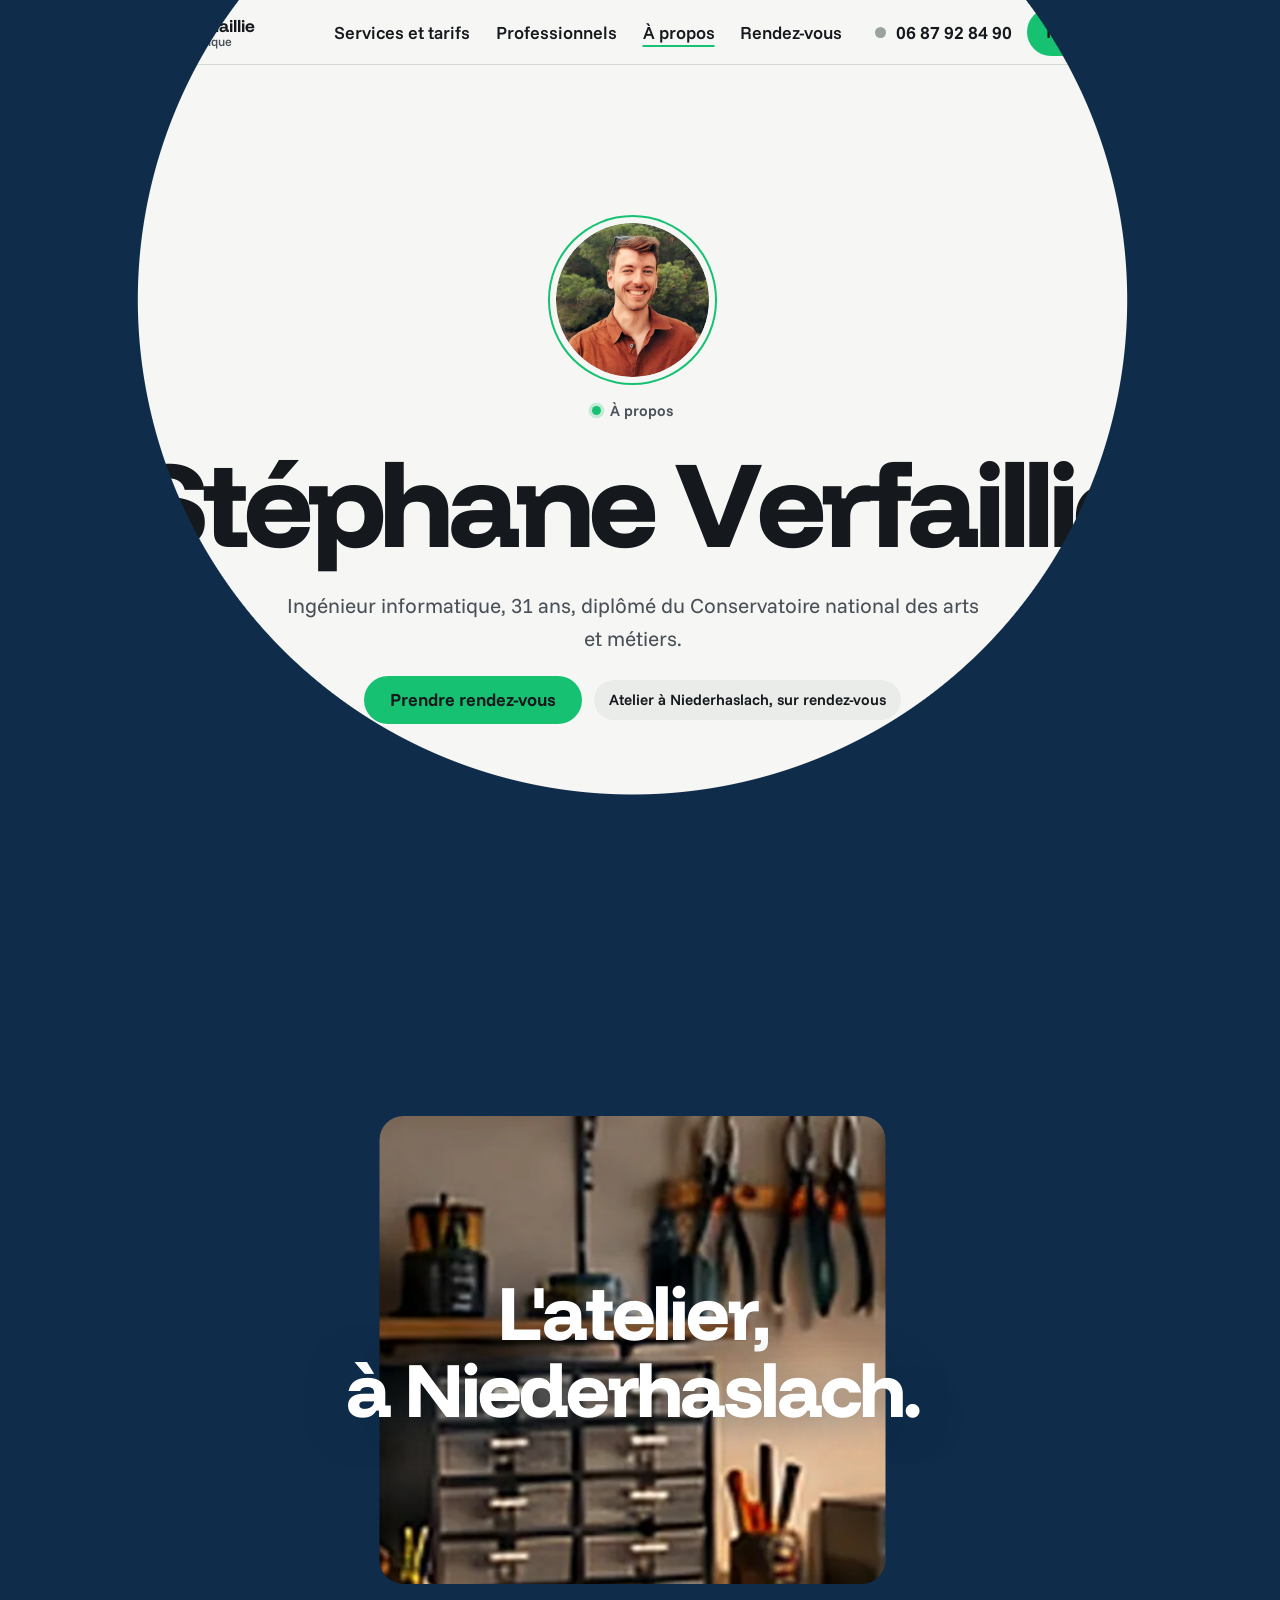
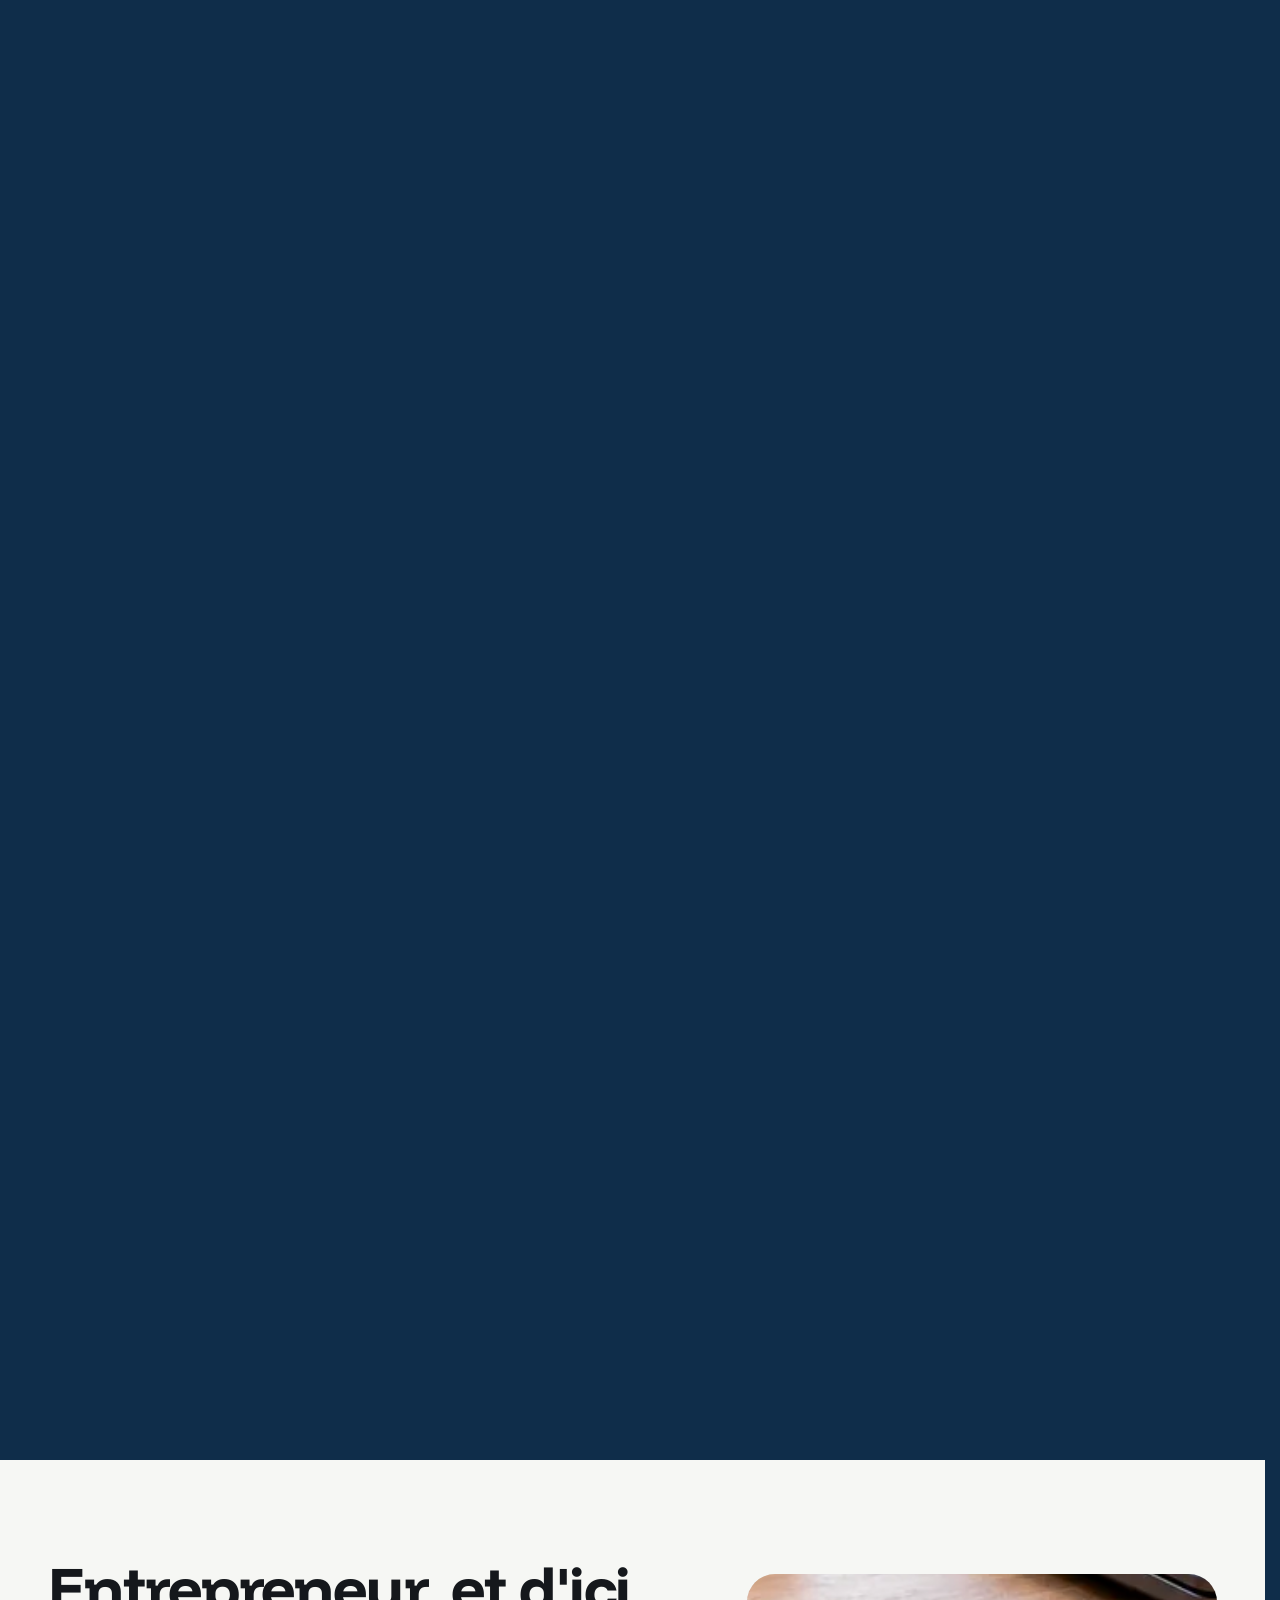
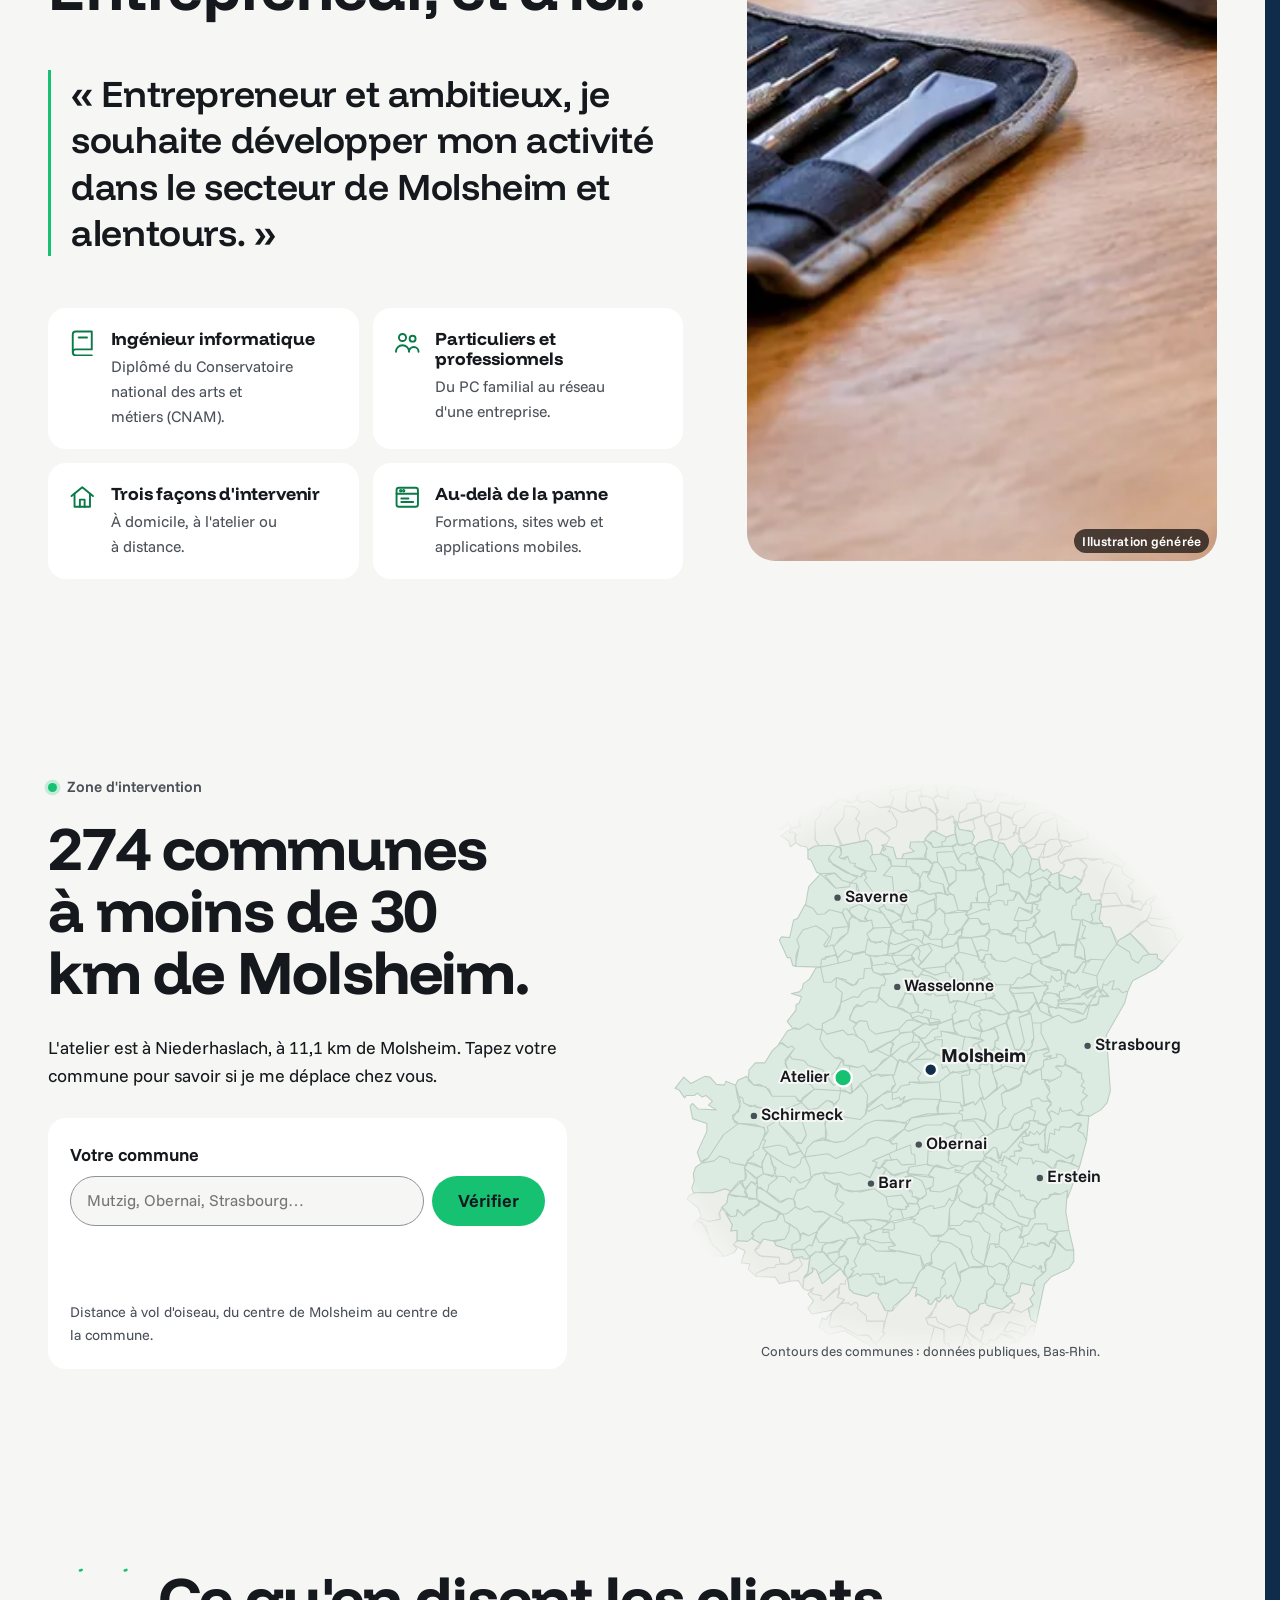
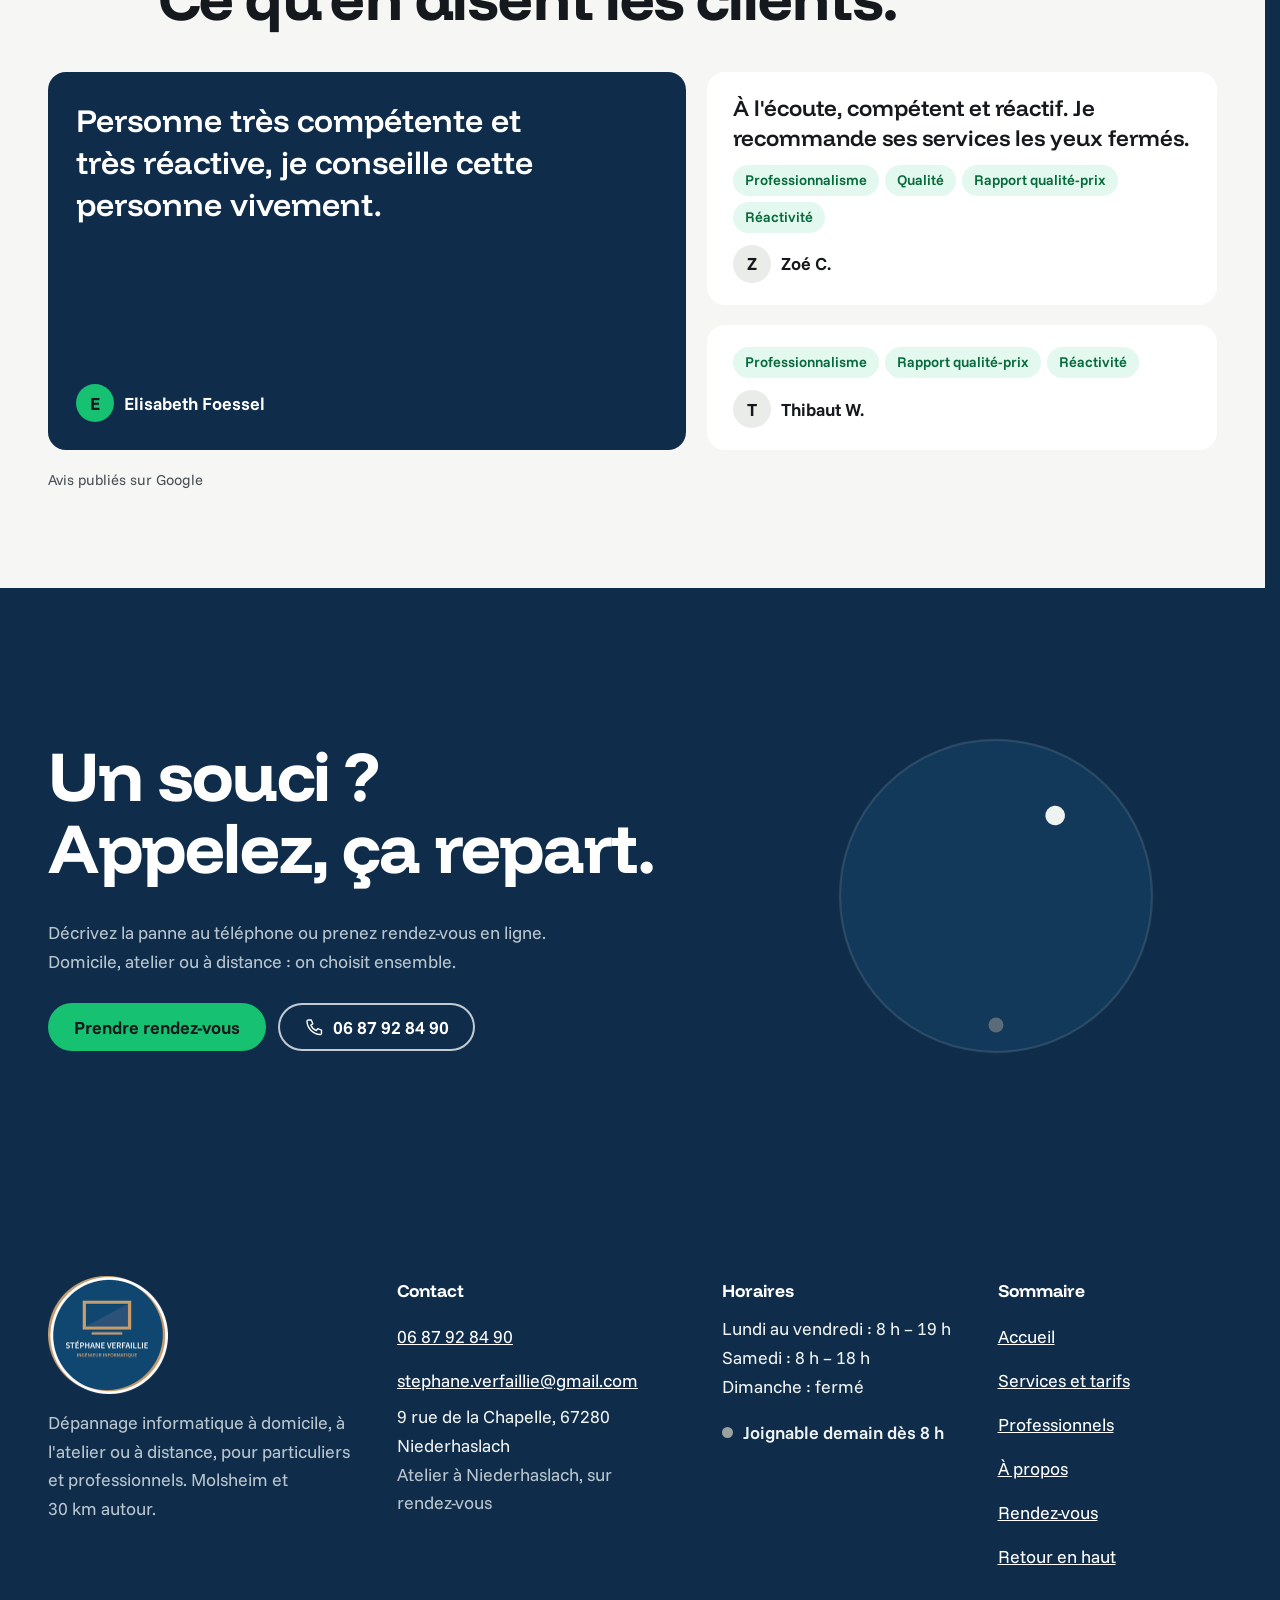
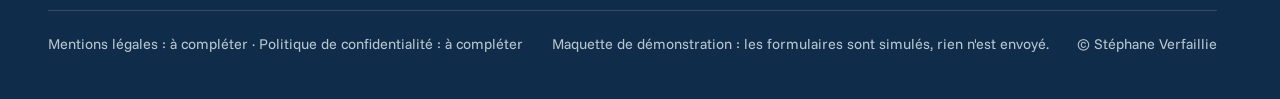
<file: a-propos.html>
<!doctype html>
<html lang="fr" data-v="2">
<head>
<meta charset="utf-8">
<meta name="viewport" content="width=device-width, initial-scale=1, viewport-fit=cover">
<title>À propos : Stéphane Verfaillie, ingénieur informatique</title>
<meta name="description" content="Ingénieur informatique diplômé du CNAM, atelier à Niederhaslach sur rendez-vous, interventions dans 30 km autour de Molsheim.">
<meta name="robots" content="noindex, nofollow">
<link rel="canonical" href="https://stephane-verfaillie-maquette.vercel.app/a-propos">
<style>:root{--fond:#f6f7f4;--texte:#15181c;--voile-fond:#0f2d4a;--ouverture-fond:#0f2d4a;--menu-fond:#f6f7f4}:root { --entete-h: 72px; --barres-h: 0px; } html { background: var(--fond); color: var(--texte); scrollbar-gutter: stable; } body { margin: 0; background: var(--fond); } html.js:not(.secours):not([data-arrivee="retour"]) [data-anime] { opacity: 0; } html.js:not(.secours):not([data-arrivee="retour"]) [data-anime].vu { opacity: 1; } [data-voile] { position: fixed; inset: 0; z-index: 900; background: var(--voile-fond); transform: translateY(100%); visibility: hidden; pointer-events: none; } html[data-arrivee="voile"]:not(.voile-leve):not(.secours) [data-voile] { transform: none; visibility: visible; } html.secours [data-voile] { visibility: hidden !important; } .ouverture-panneau { position: fixed; inset: 0; z-index: 850; display: none; place-content: center; justify-items: center; background: var(--ouverture-fond, var(--voile-fond)); color: var(--fond); text-align: center; } html.js[data-arrivee="intro"]:not(.secours):not(.intro-finie) .ouverture-panneau { display: grid; } html.defilement-bloque, html.defilement-bloque body, html.js[data-arrivee="intro"]:not(.secours):not(.intro-finie), html.js[data-arrivee="intro"]:not(.secours):not(.intro-finie) body, html[data-arrivee="voile"]:not(.voile-leve):not(.secours), html[data-arrivee="voile"]:not(.voile-leve):not(.secours) body { overflow: hidden; } html.js[data-arrivee="intro"]:not(.secours):not(.intro-finie) { background-color: var(--ouverture-fond, var(--voile-fond)); } html[data-arrivee="voile"]:not(.voile-leve):not(.secours) { background-color: var(--voile-fond); }</style>
<script>(function () {
var d = document.documentElement, ss = null, ls = null;
try { ss = window.sessionStorage; ls = window.localStorage; } catch (e) {}
d.classList.add('js');
var nav = performance.getEntriesByType ? performance.getEntriesByType('navigation')[0] : null;
var type = nav ? nav.type : 'navigate';
var depart = null;
try { depart = JSON.parse(ss.getItem('socle:depart') || 'null'); ss.removeItem('socle:depart'); } catch (e) {}
if (depart && !(Date.now() - depart.t < 15000)) depart = null;
var mode = type === 'back_forward' ? 'retour' : type === 'reload' ? 'intro' : depart ? 'voile' : 'intro';
d.setAttribute('data-arrivee', mode);
if (mode === 'voile' && depart.couleur) d.style.setProperty('--voile-fond', depart.couleur);
if (type === 'reload' && 'scrollRestoration' in history) {
history.scrollRestoration = 'manual';
}
try {
var choisie = ls && ls.getItem('socle:langue');
var langue = (d.lang || '').slice(0, 2);
if (choisie && choisie !== langue && type === 'navigate' && !depart) {
var alt = document.querySelector('link[rel="alternate"][hreflang="' + choisie + '"]');
if (alt) location.replace(new URL(alt.href).pathname + location.search + location.hash);
}
} catch (e) {}
setTimeout(function () { if (!d.classList.contains('demarre')) d.classList.add('secours'); }, 2000);
})();</script>
<link rel="preload" href="/assets/polices/funnel-display.woff2" as="font" type="font/woff2" crossorigin>
<link rel="stylesheet" href="/assets/css/socle.css?v=2">
<link rel="stylesheet" href="/assets/css/site.css?v=2">
<link rel="modulepreload" href="/assets/js/site.js?v=2">
<link rel="modulepreload" href="/assets/js/socle/index.js?v=2">
<script src="/assets/vendor/gsap.min.js" defer></script>
<script src="/assets/vendor/ScrollTrigger.min.js" defer></script>
<script src="/assets/vendor/SplitText.min.js" defer></script>
<script type="module" src="/assets/js/site.js?v=2"></script>
<meta name="theme-color" content="#f6f7f4">
<link rel="icon" href="/assets/images/favicon.svg" type="image/svg+xml">
<link rel="apple-touch-icon" href="/assets/images/apple-touch-icon.png">
<meta property="og:type" content="website">
<meta property="og:site_name" content="Stéphane Verfaillie">
<meta property="og:locale" content="fr_FR">
<meta property="og:title" content="À propos : Stéphane Verfaillie, ingénieur informatique">
<meta property="og:description" content="Ingénieur informatique diplômé du CNAM, atelier à Niederhaslach sur rendez-vous, interventions dans 30 km autour de Molsheim.">
<meta property="og:url" content="https://stephane-verfaillie-maquette.vercel.app/a-propos">
<meta property="og:image" content="https://stephane-verfaillie-maquette.vercel.app/assets/partage/a-propos-fr.jpg">
<meta property="og:image:width" content="1200">
<meta property="og:image:height" content="630">
<meta property="og:image:alt" content="Stéphane Verfaillie, ingénieur informatique à Niederhaslach">
<meta name="twitter:card" content="summary_large_image">
<script type="application/ld+json">{"@context":"https://schema.org","@type":"LocalBusiness","name":"Stéphane Verfaillie, dépannage informatique","url":"https://stephane-verfaillie-maquette.vercel.app/","telephone":"+33687928490","email":"stephane.verfaillie@gmail.com","address":{"@type":"PostalAddress","streetAddress":"9 rue de la Chapelle","postalCode":"67280","addressLocality":"Niederhaslach","addressCountry":"FR"},"areaServed":"Molsheim et 30 km alentour","priceRange":"dès 30 €","openingHoursSpecification":[{"@type":"OpeningHoursSpecification","dayOfWeek":["Monday","Tuesday","Wednesday","Thursday","Friday"],"opens":"08:00","closes":"19:00"},{"@type":"OpeningHoursSpecification","dayOfWeek":"Saturday","opens":"08:00","closes":"18:00"}],"description":"Dépannage informatique à domicile, en atelier ou à distance, pour particuliers et professionnels, autour de Molsheim."}</script>
</head>
<body id="haut">
<div data-voile data-forme="iris" aria-hidden="true"><div class="voile-contenu"><svg class="voile-marche" viewBox="0 0 120 120" width="56" height="56"><path d="M38.8 34.6 A32 32 0 1 0 81.2 34.6"/><path d="M60 22 V58"/></svg><span data-voile-libelle>À propos</span></div></div>
<div class="ouverture-panneau" data-ouverture aria-hidden="true">
  <svg class="ouverture-marche" viewBox="0 0 120 120" width="120" height="120" data-ouverture-objet><circle class="om-fond" cx="60" cy="60" r="58"/><path class="om-anneau" d="M38.8 34.6 A32 32 0 1 0 81.2 34.6" pathLength="1"/><path class="om-trait" d="M60 22 V58" pathLength="1"/><circle class="om-led" cx="60" cy="104" r="4"/></svg>
  <span class="ouverture-trait"></span>
  <p class="ouverture-nom">Stéphane Verfaillie</p>
  <p class="ouverture-ligne">Dépannage informatique</p>
</div>
<a class="evitement" href="#contenu">Aller au contenu</a>
<header data-entete>
  <div class="entete-rangee">
    <a class="entete-logo" href="/" data-libelle="Accueil">
      <img src="/assets/images/logo.svg" alt="" width="44" height="44"><span class="entete-nom">Stéphane Verfaillie<small>Ingénieur informatique</small></span>
    </a>
    <nav data-nav aria-label="Navigation principale">
      <ul><li><a href="/services" data-libelle="Services et tarifs">Services et tarifs</a></li><li><a href="/professionnels" data-libelle="Professionnels">Professionnels</a></li><li><a href="/a-propos" data-libelle="À propos" aria-current="page">À propos</a></li><li><a href="/rendez-vous" data-libelle="Rendez-vous">Rendez-vous</a></li></ul>
    </nav>
    <div class="entete-actions">
      <a class="entete-tel" href="tel:+33687928490" aria-label="Appeler 06 87 92 84 90"><span class="voyant" data-statut-voyant aria-hidden="true"></span><span>06 87 92 84 90</span></a>
      <a class="bouton bouton--entete" href="/rendez-vous" data-libelle="Rendez-vous">Prendre rendez-vous</a>
      <button type="button" data-menu-bouton aria-controls="menu" aria-expanded="false" data-libelle-ouvrir="Menu" data-libelle-fermer="Fermer"><span data-libelle-bouton>Menu</span></button>
      <a class="menu-sansjs" href="#menu" data-menu-lien>Menu</a>
    </div>
  </div>
</header>
<script>/* Avant le premier affichage : rangées de la navigation (même règle que ajusterNav dans assets/js/socle/entete.js)
   et hauteur réelle de l'en-tête, pour que rien ne saute quand le JavaScript du site prend la main. */
(function () {
  var h = document.documentElement, u = document.querySelector('[data-nav] ul'), e = document.querySelector('[data-entete]');
  if (u) {
    var deborde = function () { return u.scrollWidth > u.clientWidth + 1; }, c = deborde();
    if (c && window.matchMedia('(min-width: 900px)').matches) {
      h.classList.add('nav-deux-rangees'); c = deborde();
      if (c) { h.classList.add('nav-deux-lignes'); var a = u.querySelector('a'); c = !a || u.getBoundingClientRect().height > a.getBoundingClientRect().height * 2.5; }
      if (c) h.classList.remove('nav-deux-rangees', 'nav-deux-lignes');
    }
    if (c) h.classList.add('nav-compacte');
  }
  if (e) h.style.setProperty('--entete-h', Math.round(e.getBoundingClientRect().height) + 'px');
})();</script>
<span id="menu-ferme" aria-hidden="true"></span>
<div id="menu" data-menu role="dialog" aria-modal="true" aria-label="Menu">
  <p class="menu-sansjs-fermer"><a href="#menu-ferme">Fermer</a></p>
  <ul><li style="--i:0"><a href="/" class="menu-lien" data-libelle="Accueil">Accueil</a></li><li style="--i:1"><a href="/services" class="menu-lien" data-libelle="Services et tarifs">Services et tarifs</a></li><li style="--i:2"><a href="/professionnels" class="menu-lien" data-libelle="Professionnels">Professionnels</a></li><li style="--i:3"><a href="/a-propos" class="menu-lien" data-libelle="À propos" aria-current="page">À propos</a></li><li style="--i:4"><a href="/rendez-vous" class="menu-lien" data-libelle="Rendez-vous">Rendez-vous</a></li></ul>
  <p><a class="bouton" href="tel:+33687928490">Appeler 06 87 92 84 90</a></p>
</div>
<main id="contenu" tabindex="-1">
<section class="apropos-tete" id="debut">
  <div class="conteneur apropos-tete-contenu">
    <figure class="media portrait apropos-portrait" data-iris-centre="disque" style="--cadrage:50% 50%">
  <picture>
    <img src="/assets/images/stephane-784.webp" srcset="/assets/images/stephane-480.webp 480w, /assets/images/stephane-640.webp 640w, /assets/images/stephane-784.webp 784w" sizes="160px" alt="Stéphane Verfaillie, souriant, en chemise orange" width="784" height="784" fetchpriority="high" loading="eager" decoding="async">
  </picture>
</figure>
    <p class="surtitre"><span class="voyant" aria-hidden="true"></span>À propos</p>
    <h1 data-anime="lettres">Stéphane Verfaillie</h1>
    <p class="apropos-intro" data-anime>Ingénieur informatique, 31 ans, diplômé du Conservatoire national des arts et métiers.</p>
    <p class="apropos-actions" data-anime>
      <a href="/rendez-vous" class="bouton" data-libelle="Rendez-vous" data-action-principale data-survol="magnetique">Prendre rendez-vous</a>
      <span class="etiquette" data-info-cle>Atelier à Niederhaslach, sur rendez-vous</span>
    </p>
  </div>
</section>
<section class="atelier-ecran" id="atelier" data-fx="plein-ecran" data-entete-cache>
  <div data-collant>
    <figure class="media atelier-media" data-grok data-fx-cible style="--cadrage:50% 50%">
  <picture><source media="(max-width: 760px) and (orientation: portrait)" srcset="/assets/images/grok/apropos-atelier-mobile-640.webp 640w, /assets/images/grok/apropos-atelier-mobile-1080.webp 1080w" sizes="100vw">
    <img src="/assets/images/grok/apropos-atelier-1280.webp" srcset="/assets/images/grok/apropos-atelier-640.webp 640w, /assets/images/grok/apropos-atelier-1280.webp 1280w, /assets/images/grok/apropos-atelier-1920.webp 1920w" sizes="100vw" alt="Coin d&#39;atelier : établi, outils au mur, tiroirs à pièces et lampe" width="1280" height="720" loading="lazy" decoding="async">
  </picture><figcaption class="mention-ia">Illustration générée</figcaption>
</figure>
    <p class="atelier-mots" aria-hidden="true"><span data-fx-ecarte="g">L&#39;atelier,</span> <span data-fx-ecarte="d">à Niederhaslach.</span></p>
    <h2 class="visuellement-cache">L&#39;atelier, à Niederhaslach.</h2>
    <p class="atelier-legende" data-fx-apres>9 rue de la Chapelle, 67280 Niederhaslach · ouvert uniquement sur rendez-vous</p>
  </div>
</section>
<section class="parcours section" id="parcours">
  <div class="conteneur parcours-grille">
    <div>
      <h2 data-anime="lignes">Entrepreneur, et d&#39;ici.</h2>
      <blockquote class="citation citation--grande" data-anime="mots"><p>« Entrepreneur et ambitieux, je souhaite développer mon activité dans le secteur de Molsheim et alentours. »</p></blockquote>
      <ul class="faits" data-anime="cascade">
        <li><svg class="icone" viewBox="0 0 24 24" fill="none" stroke="currentColor" stroke-width="1.6" stroke-linecap="round" stroke-linejoin="round" aria-hidden="true"><path d="M4 5.5A2.5 2.5 0 0 1 6.5 3H20v15H6.5A2.5 2.5 0 0 0 4 20.5v-15Z"/><path d="M4 20.5A2.5 2.5 0 0 0 6.5 23H20"/><path d="M9 8h7"/></svg><div><h3>Ingénieur informatique</h3><p>Diplômé du Conservatoire national des arts et métiers (CNAM).</p></div></li><li><svg class="icone" viewBox="0 0 24 24" fill="none" stroke="currentColor" stroke-width="1.6" stroke-linecap="round" stroke-linejoin="round" aria-hidden="true"><circle cx="8" cy="8" r="3"/><circle cx="16.5" cy="9" r="2.5"/><path d="M2.5 20a5.5 5.5 0 0 1 11 0M13.5 20a4 4 0 0 1 8 0"/></svg><div><h3>Particuliers et professionnels</h3><p>Du PC familial au réseau d&#39;une entreprise.</p></div></li><li><svg class="icone" viewBox="0 0 24 24" fill="none" stroke="currentColor" stroke-width="1.6" stroke-linecap="round" stroke-linejoin="round" aria-hidden="true"><path d="M3 11 12 3.5 21 11"/><path d="M5.5 9v11h13V9"/><path d="M10 20v-6h4v6"/></svg><div><h3>Trois façons d&#39;intervenir</h3><p>À domicile, à l&#39;atelier ou à distance.</p></div></li><li><svg class="icone" viewBox="0 0 24 24" fill="none" stroke="currentColor" stroke-width="1.6" stroke-linecap="round" stroke-linejoin="round" aria-hidden="true"><rect x="3" y="4" width="18" height="16" rx="2"/><path d="M3 9h18"/><circle cx="6.5" cy="6.5" r=".6"/><circle cx="9" cy="6.5" r=".6"/><path d="M7 13h6M7 16h10"/></svg><div><h3>Au-delà de la panne</h3><p>Formations, sites web et applications mobiles.</p></div></li>
      </ul>
    </div>
    <figure class="media parcours-media" data-grok data-fx="parallaxe" style="--cadrage:50% 50%">
  <picture>
    <img src="/assets/images/grok/rdv-mallette-800.webp" srcset="/assets/images/grok/rdv-mallette-480.webp 480w, /assets/images/grok/rdv-mallette-640.webp 640w, /assets/images/grok/rdv-mallette-800.webp 800w" sizes="(max-width: 760px) 92vw, 40vw" alt="Trousse de tournevis de précision ouverte à côté d&#39;un portable" width="800" height="533" loading="lazy" decoding="async">
  </picture><figcaption class="mention-ia">Illustration générée</figcaption>
</figure>
  </div>
</section>
<section class="zone section" id="zone">
  <div class="conteneur zone-grille">
    <div class="zone-texte">
      <p class="surtitre"><span class="voyant" aria-hidden="true"></span>Zone d&#39;intervention</p>
      <h2 data-anime="lignes">274 communes à moins de 30 km de Molsheim.</h2>
      <p data-anime>L&#39;atelier est à Niederhaslach, à 11,1 km de Molsheim. Tapez votre commune pour savoir si je me déplace chez vous.</p>
      <form class="zone-form" data-zone-form action="#" novalidate data-anime>
        <label for="zone-commune">Votre commune</label>
        <div class="zone-champ">
          <input id="zone-commune" name="commune" list="zone-liste" autocomplete="off" placeholder="Mutzig, Obernai, Strasbourg…">
          <button class="bouton" type="submit">Vérifier</button>
        </div>
        <datalist id="zone-liste"><option value="Achenheim"></option><option value="Albé"></option><option value="Alteckendorf"></option><option value="Altenheim"></option><option value="Altorf"></option><option value="Andlau"></option><option value="Avolsheim"></option><option value="Balbronn"></option><option value="Barembach"></option><option value="Barr"></option><option value="Bassemberg"></option><option value="Bellefosse"></option><option value="Belmont"></option><option value="Benfeld"></option><option value="Bergbieten"></option><option value="Bernardswiller"></option><option value="Bernardvillé"></option><option value="Bernolsheim"></option><option value="Berstett"></option><option value="Bietlenheim"></option><option value="Bilwisheim"></option><option value="Bindernheim"></option><option value="Bischheim"></option><option value="Bischoffsheim"></option><option value="Blaesheim"></option><option value="Blancherupt"></option><option value="Blienschwiller"></option><option value="Bolsenheim"></option><option value="Boofzheim"></option><option value="Bosselshausen"></option><option value="Bossendorf"></option><option value="Bourgheim"></option><option value="Breitenbach"></option><option value="Breuschwickersheim"></option><option value="Broque"></option><option value="Brumath"></option><option value="Bœrsch"></option><option value="Colroy-la-Roche"></option><option value="Cosswiller"></option><option value="Crastatt"></option><option value="Dachstein"></option><option value="Dahlenheim"></option><option value="Dambach-la-Ville"></option><option value="Dangolsheim"></option><option value="Daubensand"></option><option value="Dettwiller"></option><option value="Dieffenbach-au-Val"></option><option value="Dieffenthal"></option><option value="Dimbsthal"></option><option value="Dingsheim"></option><option value="Dinsheim-sur-Bruche"></option><option value="Donnenheim"></option><option value="Dorlisheim"></option><option value="Dossenheim-Kochersberg"></option><option value="Duntzenheim"></option><option value="Duppigheim"></option><option value="Durningen"></option><option value="Duttlenheim"></option><option value="Ebersheim"></option><option value="Ebersmunster"></option><option value="Eckartswiller"></option><option value="Eckbolsheim"></option><option value="Eckwersheim"></option><option value="Eichhoffen"></option><option value="Entzheim"></option><option value="Epfig"></option><option value="Ergersheim"></option><option value="Ernolsheim-Bruche"></option><option value="Ernolsheim-lès-Saverne"></option><option value="Erstein"></option><option value="Eschau"></option><option value="Fegersheim"></option><option value="Fessenheim-le-Bas"></option><option value="Flexbourg"></option><option value="Fouday"></option><option value="Friedolsheim"></option><option value="Friesenheim"></option><option value="Furchhausen"></option><option value="Furdenheim"></option><option value="Geispolsheim"></option><option value="Geiswiller-Zœbersdorf"></option><option value="Gerstheim"></option><option value="Gertwiller"></option><option value="Geudertheim"></option><option value="Gottenhouse"></option><option value="Gottesheim"></option><option value="Gougenheim"></option><option value="Goxwiller"></option><option value="Grandfontaine"></option><option value="Grendelbruch"></option><option value="Gresswiller"></option><option value="Griesheim-près-Molsheim"></option><option value="Griesheim-sur-Souffel"></option><option value="Haegen"></option><option value="Handschuheim"></option><option value="Hangenbieten"></option><option value="Hattmatt"></option><option value="Heiligenberg"></option><option value="Heiligenstein"></option><option value="Hengwiller"></option><option value="Herbsheim"></option><option value="Hilsenheim"></option><option value="Hindisheim"></option><option value="Hipsheim"></option><option value="Hochfelden"></option><option value="Hochstett"></option><option value="Hohengœft"></option><option value="Hohfrankenheim"></option><option value="Hohwald"></option><option value="Holtzheim"></option><option value="Hurtigheim"></option><option value="Huttenheim"></option><option value="Hœnheim"></option><option value="Hœrdt"></option><option value="Ichtratzheim"></option><option value="Illkirch-Graffenstaden"></option><option value="Ingenheim"></option><option value="Innenheim"></option><option value="Issenhausen"></option><option value="Ittenheim"></option><option value="Itterswiller"></option><option value="Jetterswiller"></option><option value="Kertzfeld"></option><option value="Kienheim"></option><option value="Kilstett"></option><option value="Kirchheim"></option><option value="Kleingœft"></option><option value="Knœrsheim"></option><option value="Kogenheim"></option><option value="Kolbsheim"></option><option value="Krautergersheim"></option><option value="Krautwiller"></option><option value="Kriegsheim"></option><option value="Kuttolsheim"></option><option value="Lampertheim"></option><option value="Landersheim"></option><option value="Limersheim"></option><option value="Lingolsheim"></option><option value="Lipsheim"></option><option value="Littenheim"></option><option value="Lixhausen"></option><option value="Lochwiller"></option><option value="Lupstein"></option><option value="Lutzelhouse"></option><option value="Maennolsheim"></option><option value="Maisonsgoutte"></option><option value="Marlenheim"></option><option value="Marmoutier"></option><option value="Matzenheim"></option><option value="Meistratzheim"></option><option value="Melsheim"></option><option value="Minversheim"></option><option value="Mittelbergheim"></option><option value="Mittelhausbergen"></option><option value="Mittelschaeffolsheim"></option><option value="Mollkirch"></option><option value="Molsheim"></option><option value="Mommenheim"></option><option value="Monswiller"></option><option value="Muhlbach-sur-Bruche"></option><option value="Mundolsheim"></option><option value="Mutzenhouse"></option><option value="Mutzig"></option><option value="Natzwiller"></option><option value="Neugartheim-Ittlenheim"></option><option value="Neuve-Église"></option><option value="Neuviller-la-Roche"></option><option value="Niederhaslach"></option><option value="Niederhausbergen"></option><option value="Niedernai"></option><option value="Nordheim"></option><option value="Nordhouse"></option><option value="Nothalten"></option><option value="Obenheim"></option><option value="Oberhaslach"></option><option value="Oberhausbergen"></option><option value="Obernai"></option><option value="Oberschaeffolsheim"></option><option value="Odratzheim"></option><option value="Olwisheim"></option><option value="Osthoffen"></option><option value="Osthouse"></option><option value="Ostwald"></option><option value="Ottersthal"></option><option value="Otterswiller"></option><option value="Ottrott"></option><option value="Pfulgriesheim"></option><option value="Plaine"></option><option value="Plobsheim"></option><option value="Printzheim"></option><option value="Quatzenheim"></option><option value="Rangen"></option><option value="Ranrupt"></option><option value="Reichsfeld"></option><option value="Reichstett"></option><option value="Reinhardsmunster"></option><option value="Reutenbourg"></option><option value="Rhinau"></option><option value="Ringendorf"></option><option value="Rohr"></option><option value="Romanswiller"></option><option value="Rosenwiller"></option><option value="Rosheim"></option><option value="Rossfeld"></option><option value="Rothau"></option><option value="Rottelsheim"></option><option value="Russ"></option><option value="Saessolsheim"></option><option value="Saint-Blaise-la-Roche"></option><option value="Saint-Jean-Saverne"></option><option value="Saint-Martin"></option><option value="Saint-Maurice"></option><option value="Saint-Nabor"></option><option value="Saint-Pierre"></option><option value="Saint-Pierre-Bois"></option><option value="Sand"></option><option value="Saverne"></option><option value="Schaeffersheim"></option><option value="Scharrachbergheim-Irmstett"></option><option value="Scherlenheim"></option><option value="Scherwiller"></option><option value="Schiltigheim"></option><option value="Schirmeck"></option><option value="Schnersheim"></option><option value="Schwenheim"></option><option value="Schwindratzheim"></option><option value="Sermersheim"></option><option value="Solbach"></option><option value="Sommerau"></option><option value="Souffelweyersheim"></option><option value="Soultz-les-Bains"></option><option value="Steige"></option><option value="Steinbourg"></option><option value="Still"></option><option value="Stotzheim"></option><option value="Strasbourg"></option><option value="Stutzheim-Offenheim"></option><option value="Thal-Marmoutier"></option><option value="Thanvillé"></option><option value="Traenheim"></option><option value="Triembach-au-Val"></option><option value="Truchtersheim"></option><option value="Urmatt"></option><option value="Uttenheim"></option><option value="Valff"></option><option value="Vendenheim"></option><option value="Villé"></option><option value="Wahlenheim"></option><option value="Waldersbach"></option><option value="Waldolwisheim"></option><option value="Waltenheim-sur-Zorn"></option><option value="Wangen"></option><option value="Wangenbourg-Engenthal"></option><option value="Wantzenau"></option><option value="Wasselonne"></option><option value="Westhoffen"></option><option value="Westhouse"></option><option value="Westhouse-Marmoutier"></option><option value="Wickersheim-Wilshausen"></option><option value="Wildersbach"></option><option value="Willgottheim"></option><option value="Wilwisheim"></option><option value="Wingersheim les Quatre Bans"></option><option value="Wintzenheim-Kochersberg"></option><option value="Wisches"></option><option value="Witternheim"></option><option value="Wittersheim"></option><option value="Wiwersheim"></option><option value="Wolfisheim"></option><option value="Wolschheim"></option><option value="Wolxheim"></option><option value="Zehnacker"></option><option value="Zeinheim"></option><option value="Zellwiller"></option></datalist>
        <p class="zone-resultat" data-zone-resultat aria-live="polite" data-dedans="{commune} : {km} km de Molsheim. Dans la zone, déplacement de 5 à 25 € selon la distance." data-dehors="« {commune} » n&#39;est pas dans les 30 km autour de Molsheim. Pour un dépannage à distance, appelez le 06 87 92 84 90."></p>
        <a class="lien-fleche zone-lien" data-zone-lien hidden href="/rendez-vous?lieu=domicile" data-modele="Prendre rendez-vous à {commune}" data-libelle="Rendez-vous">Prendre rendez-vous à </a>
        <p class="zone-aide">Distance à vol d&#39;oiseau, du centre de Molsheim au centre de la commune.</p>
      </form>
    </div>
    <figure class="zone-carte" data-visuel>
      <img src="/assets/images/zone-carte.svg" alt="Carte des communes à moins de 30 km de Molsheim, avec l&#39;atelier de Niederhaslach" width="720" height="720" loading="lazy" decoding="async">
      <svg class="zone-calque" viewBox="-360 -360 720 720" aria-hidden="true">
        <circle class="zone-cercle" r="300" pathLength="1" data-effet="zone"/>
        <g class="zone-villes"><g transform="translate(-75 143)"><circle r="4"/><text x="9" y="5">Barr</text></g><g transform="translate(137 136)"><circle r="4"/><text x="9" y="5">Erstein</text></g><g transform="translate(-15 94)"><circle r="4"/><text x="9" y="5">Obernai</text></g><g transform="translate(-117 -216)"><circle r="4"/><text x="9" y="5">Saverne</text></g><g transform="translate(-222 58)"><circle r="4"/><text x="9" y="5">Schirmeck</text></g><g transform="translate(197 -30)"><circle r="4"/><text x="9" y="5">Strasbourg</text></g><g transform="translate(-42 -104)"><circle r="4"/><text x="9" y="5">Wasselonne</text></g></g>
        <g class="zone-choix" data-zone-choix><line x1="0" y1="0" x2="0" y2="0"/><circle r="9"/></g>
        <g class="zone-atelier" transform="translate(-110 10)"><circle r="11"/><text x="-16" y="5" text-anchor="end">Atelier</text></g>
        <g class="zone-molsheim"><circle r="8"/><text x="13" y="-10">Molsheim</text></g>
      </svg>
      <figcaption class="zone-source">Contours des communes : données publiques, Bas-Rhin.</figcaption>
    </figure>
  </div>
  <script type="application/json" data-communes>{"Achenheim":[10.1,93,-40],"Albé":[23.7,-120,203],"Alteckendorf":[28.7,71,-276],"Altenheim":[19.7,-28,-194],"Altorf":[3.6,28,22],"Andlau":[19.1,-85,170],"Avolsheim":[1.9,-5,-18],"Balbronn":[8.2,-71,-42],"Barembach":[20.8,-189,86],"Barr":[16.2,-75,143],"Bassemberg":[28.4,-164,231],"Bellefosse":[25.7,-196,165],"Belmont":[23.5,-182,148],"Benfeld":[21.3,75,198],"Bergbieten":[5.1,-36,-36],"Bernardswiller":[11.3,-34,108],"Bernardvillé":[20.6,-68,193],"Bernolsheim":[26.8,136,-230],"Berstett":[18.1,97,-152],"Bietlenheim":[28.5,208,-194],"Bilwisheim":[22,121,-183],"Bindernheim":[29.9,85,285],"Bischheim":[20.9,191,-85],"Bischoffsheim":[6.8,19,66],"Blaesheim":[9.3,80,47],"Blancherupt":[27.2,-225,152],"Blienschwiller":[23,-63,220],"Bolsenheim":[15.3,77,132],"Boofzheim":[26.8,131,232],"Bosselshausen":[29.1,7,-290],"Bossendorf":[26.7,49,-261],"Bourgheim":[13.9,-7,138],"Breitenbach":[24.5,-157,188],"Breuschwickersheim":[8.2,73,-37],"Broque":[25.9,-241,93],"Brumath":[25.3,160,-195],"Bœrsch":[12.6,-92,86],"Colroy-la-Roche":[29.5,-240,170],"Cosswiller":[12.4,-102,-71],"Crastatt":[14,-57,-127],"Dachstein":[3.1,30,-10],"Dahlenheim":[5,12,-48],"Dambach-la-Ville":[25.2,-54,244],"Dangolsheim":[3.8,-31,-22],"Daubensand":[27.3,168,213],"Dettwiller":[24.3,-34,-239],"Dieffenbach-au-Val":[28.6,-128,255],"Dieffenthal":[27.2,-64,263],"Dimbsthal":[17.9,-108,-142],"Dingsheim":[14.7,119,-87],"Dinsheim-sur-Bruche":[5.6,-56,-3],"Donnenheim":[23.1,120,-197],"Dorlisheim":[3.1,-15,27],"Dossenheim-Kochersberg":[12.2,58,-106],"Duntzenheim":[19,31,-187],"Duppigheim":[7.2,71,12],"Durningen":[16.2,46,-155],"Duttlenheim":[5.6,52,23],"Ebersheim":[26.9,-1,267],"Ebersmunster":[26.9,25,266],"Eckartswiller":[29.1,-129,-260],"Eckbolsheim":[14,134,-39],"Eckwersheim":[21.2,144,-156],"Eichhoffen":[18.9,-43,183],"Entzheim":[9.9,99,10],"Epfig":[21.6,-21,213],"Ergersheim":[4.3,26,-35],"Ernolsheim-Bruche":[5.6,51,-22],"Ernolsheim-lès-Saverne":[28.5,-90,-269],"Erstein":[19.3,137,136],"Eschau":[18.3,170,67],"Fegersheim":[14.9,139,52],"Fessenheim-le-Bas":[10.3,35,-97],"Flexbourg":[6.1,-55,-26],"Fouday":[26.7,-229,137],"Friedolsheim":[18.1,-9,-180],"Friesenheim":[28.5,113,260],"Furchhausen":[20.2,-51,-195],"Furdenheim":[8.5,43,-73],"Geispolsheim":[12.1,116,34],"Geiswiller-Zœbersdorf":[27.6,7,-274],"Gerstheim":[23.6,151,181],"Gertwiller":[14.9,-18,147],"Geudertheim":[27,192,-189],"Gottenhouse":[22.1,-105,-194],"Gottesheim":[25.8,-14,-256],"Gougenheim":[18.6,56,-177],"Goxwiller":[12.7,-13,125],"Grandfontaine":[27.8,-274,51],"Grendelbruch":[16,-144,70],"Gresswiller":[7,-66,21],"Griesheim-près-Molsheim":[5.3,23,47],"Griesheim-sur-Souffel":[16.1,128,-98],"Haegen":[23.3,-149,-178],"Handschuheim":[8.4,57,-61],"Hangenbieten":[8.4,83,-14],"Hattmatt":[27.2,-47,-267],"Heiligenberg":[9,-90,8],"Heiligenstein":[14.3,-44,136],"Hengwiller":[18.7,-127,-137],"Herbsheim":[23.9,101,216],"Hilsenheim":[28,54,274],"Hindisheim":[12.6,90,87],"Hipsheim":[15.9,133,88],"Hochfelden":[23.4,46,-228],"Hochstett":[28.8,131,-255],"Hohengœft":[13.1,-24,-128],"Hohfrankenheim":[21.3,59,-203],"Hohwald":[21.2,-140,159],"Holtzheim":[10.7,107,-13],"Hurtigheim":[11.1,76,-80],"Huttenheim":[22,56,212],"Hœnheim":[20.6,186,-88],"Hœrdt":[26.5,210,-161],"Ichtratzheim":[15,131,73],"Illkirch-Graffenstaden":[17.3,171,27],"Ingenheim":[21.1,20,-209],"Innenheim":[7.5,54,52],"Issenhausen":[29,25,-287],"Ittenheim":[10,77,-63],"Itterswiller":[20.5,-52,197],"Jetterswiller":[15.1,-61,-138],"Kertzfeld":[18.3,41,177],"Kienheim":[17.2,64,-158],"Kilstett":[29.7,255,-153],"Kirchheim":[6.9,-7,-68],"Kleingœft":[17.1,-43,-165],"Knœrsheim":[15.3,-31,-149],"Kogenheim":[23.7,23,235],"Kolbsheim":[6.6,63,-19],"Krautergersheim":[9.1,48,77],"Krautwiller":[25.2,129,-215],"Kriegsheim":[29.2,174,-234],"Kuttolsheim":[11.6,15,-114],"Lampertheim":[18.8,143,-122],"Landersheim":[16.2,2,-161],"Limersheim":[13.9,96,101],"Lingolsheim":[13.4,134,-12],"Lipsheim":[13,115,61],"Littenheim":[20.1,-5,-200],"Lixhausen":[28.1,42,-276],"Lochwiller":[18.1,-63,-169],"Lupstein":[21.6,-18,-214],"Lutzelhouse":[19.1,-191,7],"Maennolsheim":[17.2,-21,-170],"Maisonsgoutte":[27.7,-177,211],"Marlenheim":[8.3,4,-82],"Marmoutier":[19.2,-95,-166],"Matzenheim":[20.4,100,177],"Meistratzheim":[11.2,45,102],"Melsheim":[24.4,11,-243],"Minversheim":[28.2,92,-265],"Mittelbergheim":[17.2,-42,166],"Mittelhausbergen":[16.2,143,-77],"Mittelschaeffolsheim":[20.3,112,-169],"Mollkirch":[10.7,-98,43],"Molsheim":[0,0,0],"Mommenheim":[26,110,-234],"Monswiller":[24.5,-84,-229],"Muhlbach-sur-Bruche":[14.3,-139,35],"Mundolsheim":[19,158,-105],"Mutzenhouse":[22.9,66,-218],"Mutzig":[3.4,-33,7],"Natzwiller":[21.3,-184,107],"Neugartheim-Ittlenheim":[12.9,31,-124],"Neuve-Église":[28,-140,242],"Neuviller-la-Roche":[21.5,-174,125],"Niederhaslach":[11.1,-110,10],"Niederhausbergen":[17.5,152,-87],"Niedernai":[11.2,22,109],"Nordheim":[10.6,1,-105],"Nordhouse":[17.4,136,108],"Nothalten":[22,-65,209],"Obenheim":[25,136,208],"Oberhaslach":[15.3,-150,-26],"Oberhausbergen":[15.2,135,-69],"Obernai":[9.6,-15,94],"Oberschaeffolsheim":[12,108,-52],"Odratzheim":[6.2,-7,-61],"Olwisheim":[21.3,128,-169],"Osthoffen":[6.8,45,-51],"Osthouse":[20.1,112,166],"Ostwald":[15.3,154,-2],"Ottersthal":[26.5,-117,-236],"Otterswiller":[21.7,-89,-197],"Ottrott":[14.9,-98,112],"Pfulgriesheim":[16.4,122,-110],"Plaine":[29.9,-267,133],"Plobsheim":[19.7,173,92],"Printzheim":[27.6,-17,-274],"Quatzenheim":[10.8,56,-91],"Rangen":[14.3,-17,-142],"Ranrupt":[29.4,-224,189],"Reichsfeld":[22,-88,201],"Reichstett":[22.1,189,-114],"Reinhardsmunster":[21.3,-148,-153],"Reutenbourg":[16.7,-68,-152],"Rhinau":[30,151,258],"Ringendorf":[29.8,41,-293],"Rohr":[16.7,27,-164],"Romanswiller":[13.9,-88,-107],"Rosenwiller":[6.9,-56,40],"Rosheim":[9,-66,60],"Rossfeld":[25,83,235],"Rothau":[24.1,-216,107],"Rottelsheim":[28.5,156,-237],"Russ":[18.2,-170,66],"Saessolsheim":[18.3,10,-182],"Saint-Blaise-la-Roche":[28.5,-241,152],"Saint-Jean-Saverne":[28.2,-108,-259],"Saint-Martin":[26.8,-158,215],"Saint-Maurice":[26.5,-121,234],"Saint-Nabor":[13,-61,114],"Saint-Pierre":[18,-25,177],"Saint-Pierre-Bois":[25.4,-101,231],"Sand":[20.6,88,185],"Saverne":[24.6,-117,-216],"Schaeffersheim":[14.9,84,122],"Scharrachbergheim-Irmstett":[5,-7,-50],"Scherlenheim":[24.8,25,-245],"Scherwiller":[28.4,-62,276],"Schiltigheim":[19.6,182,-75],"Schirmeck":[22.9,-222,58],"Schnersheim":[13.8,51,-128],"Schwenheim":[20,-66,-188],"Schwindratzheim":[25.7,76,-244],"Sermersheim":[22.6,39,221],"Solbach":[25.4,-221,125],"Sommerau":[16.4,-104,-126],"Souffelweyersheim":[20.3,178,-97],"Soultz-les-Bains":[3.1,-17,-26],"Steige":[28.4,-199,201],"Steinbourg":[25.2,-64,-243],"Still":[10.2,-99,-25],"Stotzheim":[18.8,5,187],"Strasbourg":[19.9,197,-30],"Stutzheim-Offenheim":[13.1,94,-91],"Thal-Marmoutier":[20.6,-117,-169],"Thanvillé":[26.7,-111,242],"Traenheim":[6.1,-25,-55],"Triembach-au-Val":[25.5,-122,222],"Truchtersheim":[15.7,94,-125],"Urmatt":[15.1,-151,6],"Uttenheim":[16.3,71,146],"Valff":[13.8,20,135],"Vendenheim":[22.3,177,-136],"Villé":[26.7,-145,223],"Wahlenheim":[28.2,138,-244],"Waldersbach":[25.1,-208,140],"Waldolwisheim":[21.6,-46,-210],"Waltenheim-sur-Zorn":[23.9,91,-220],"Wangen":[8.7,-27,-82],"Wangenbourg-Engenthal":[16.6,-143,-84],"Wantzenau":[27.5,245,-127],"Wasselonne":[11.3,-42,-104],"Westhoffen":[9.2,-63,-67],"Westhouse":[16.2,55,152],"Westhouse-Marmoutier":[16,-35,-156],"Wickersheim-Wilshausen":[26.4,25,-261],"Wildersbach":[23.7,-204,121],"Willgottheim":[14.4,12,-143],"Wilwisheim":[23.3,1,-231],"Wingersheim les Quatre Bans":[21.6,91,-195],"Wintzenheim-Kochersberg":[12.6,6,-126],"Wisches":[21.1,-208,36],"Witternheim":[27.1,87,255],"Wittersheim":[28.5,114,-260],"Wiwersheim":[12.7,72,-103],"Wolfisheim":[13,121,-47],"Wolschheim":[18.4,-36,-180],"Wolxheim":[3,6,-29],"Zehnacker":[14.4,-35,-139],"Zeinheim":[14.9,-8,-148],"Zellwiller":[16.2,9,161]}</script>
</section>
<section class="avis section" id="avis">
  <div class="conteneur">
    <div class="avis-tete">
      <svg class="avis-guillemet" viewBox="0 0 80 60" aria-hidden="true" data-fx="trace" data-visuel><path d="M30 8C16 12 8 22 8 36c0 9 5 15 12 15 6 0 11-5 11-11s-4-10-10-10c-2 0-3 0-4 1 2-8 7-13 15-16M70 8C56 12 48 22 48 36c0 9 5 15 12 15 6 0 11-5 11-11s-4-10-10-10c-2 0-3 0-4 1 2-8 7-13 15-16" fill="none" stroke="currentColor" stroke-width="2.4" stroke-linecap="round"/></svg>
      <h2 data-anime="lignes">Ce qu&#39;en disent les clients.</h2>
    </div>
    <div class="avis-grille rangee-tel" data-anime="cascade" tabindex="0" role="region" aria-label="Ce qu&#39;en disent les clients.">
      <figure class="avis-carte avis-carte--grande">
        <blockquote><p>Personne très compétente et très réactive, je conseille cette personne vivement.</p></blockquote>
        <figcaption><span class="avis-initiale" aria-hidden="true">E</span>Elisabeth Foessel</figcaption>
      </figure><figure class="avis-carte">
        <blockquote><p>À l&#39;écoute, compétent et réactif. Je recommande ses services les yeux fermés.</p></blockquote>
        <ul class="avis-aspects" aria-label="Points forts cités"><li>Professionnalisme</li><li>Qualité</li><li>Rapport qualité-prix</li><li>Réactivité</li></ul>
        <figcaption><span class="avis-initiale" aria-hidden="true">Z</span>Zoé C.</figcaption>
      </figure><figure class="avis-carte">
        <ul class="avis-aspects" aria-label="Points forts cités"><li>Professionnalisme</li><li>Rapport qualité-prix</li><li>Réactivité</li></ul>
        <figcaption><span class="avis-initiale" aria-hidden="true">T</span>Thibaut W.</figcaption>
      </figure>
    </div>
    <p class="avis-source">Avis publiés sur Google</p>
  </div>
</section>
<section class="appel" id="appel">
  <div class="conteneur appel-grille">
    <div class="appel-contenu">
      <h2 data-anime="lignes">Un souci ? Appelez, ça repart.</h2>
      <p data-anime>Décrivez la panne au téléphone ou prenez rendez-vous en ligne. Domicile, atelier ou à distance : on choisit ensemble.</p>
      <p class="appel-actions" data-anime>
        <a href="/rendez-vous" class="bouton" data-libelle="Rendez-vous" data-survol="magnetique">Prendre rendez-vous</a>
        <a class="bouton bouton--contour-clair" href="tel:+33687928490" aria-label="Appeler 06 87 92 84 90"><svg class="icone icone--bouton" viewBox="0 0 24 24" fill="none" stroke="currentColor" stroke-width="1.6" stroke-linecap="round" stroke-linejoin="round" aria-hidden="true"><path d="M5 3.5h3.5l1.8 4.5-2.3 1.5a11 11 0 0 0 6.5 6.5l1.5-2.3 4.5 1.8V19a1.5 1.5 0 0 1-1.6 1.5A16.5 16.5 0 0 1 3.5 5.1 1.5 1.5 0 0 1 5 3.5Z"/></svg>06 87 92 84 90</a>
      </p>
    </div>
    <div class="appel-anneau" data-visuel aria-hidden="true">
      <svg class="anneau" viewBox="0 0 240 240"><circle class="anneau-fond" cx="120" cy="120" r="104"/><path class="anneau-arc" d="M80.6 66.3 A64 64 0 1 0 159.4 66.3" pathLength="1" data-effet="anneau"/><path class="anneau-trait" d="M120 42 V114" pathLength="1"/><circle class="anneau-led" cx="120" cy="206" r="5"/></svg>
    </div>
  </div>
</section>
</main>
<footer class="pied" id="pied">
  <div class="conteneur pied-grille">
    <div class="pied-marque">
      <img src="/assets/images/logo-pied.png" alt="Stéphane Verfaillie, Ingénieur informatique" width="120" height="119" loading="lazy">
      <p>Dépannage informatique à domicile, à l&#39;atelier ou à distance, pour particuliers et professionnels. Molsheim et 30 km autour.</p>
    </div>
    <div>
      <p class="pied-titre">Contact</p>
      <p><a href="tel:+33687928490">06 87 92 84 90</a><br><a href="mailto:stephane.verfaillie@gmail.com">stephane.verfaillie@gmail.com</a><br>9 rue de la Chapelle, 67280 Niederhaslach<br><span class="pied-doux">Atelier à Niederhaslach, sur rendez-vous</span></p>
    </div>
    <div>
      <p class="pied-titre">Horaires</p>
      <p>Lundi au vendredi : 8 h – 19 h<br>Samedi : 8 h – 18 h<br>Dimanche : fermé</p>
      <p class="pied-statut" data-statut hidden><span class="voyant" aria-hidden="true"></span><span data-statut-texte></span></p>
    </div>
    <nav aria-label="Sommaire">
      <p class="pied-titre">Sommaire</p>
      <ul><li><a href="/" data-libelle="Accueil">Accueil</a></li><li><a href="/services" data-libelle="Services et tarifs">Services et tarifs</a></li><li><a href="/professionnels" data-libelle="Professionnels">Professionnels</a></li><li><a href="/a-propos" data-libelle="À propos" aria-current="page">À propos</a></li><li><a href="/rendez-vous" data-libelle="Rendez-vous">Rendez-vous</a></li><li><a href="#haut" data-sans-transition>Retour en haut</a></li></ul>
    </nav>
  </div>
  <div class="conteneur pied-bas"><p>Mentions légales : à compléter · Politique de confidentialité : à compléter</p><p>Maquette de démonstration : les formulaires sont simulés, rien n&#39;est envoyé.</p><p>© Stéphane Verfaillie</p></div>
</footer>
<div data-barre-fixe>
  <a class="bouton bouton--contour" href="tel:+33687928490" aria-label="Appeler 06 87 92 84 90">Appeler</a>
  <a class="bouton" href="/rendez-vous" data-libelle="Rendez-vous">Rendez-vous</a>
</div>
<script type="application/json" data-horaires>{"fuseau":"Europe/Paris","seuil_ferme_bientot":30,"regle_feries":"inconnu","feries":[{"date":"2026-12-25","nom":"Noël"},{"date":"2026-12-26","nom":"Saint-Étienne"},{"date":"2027-01-01","nom":"Jour de l'an"},{"date":"2027-03-26","nom":"Vendredi saint"},{"date":"2027-03-29","nom":"Lundi de Pâques"},{"date":"2027-05-01","nom":"Fête du Travail"},{"date":"2027-05-06","nom":"Ascension"},{"date":"2027-05-08","nom":"Victoire 1945"},{"date":"2027-05-17","nom":"Lundi de Pentecôte"},{"date":"2027-07-14","nom":"Fête nationale"},{"date":"2027-08-15","nom":"Assomption"},{"date":"2027-11-01","nom":"Toussaint"},{"date":"2027-11-11","nom":"Armistice"},{"date":"2027-12-25","nom":"Noël"},{"date":"2027-12-26","nom":"Saint-Étienne"}],"adresses":[{"id":"stephane","nom":"Stéphane Verfaillie","adresse":"9 rue de la Chapelle, 67280 Niederhaslach","telephone":"06 87 92 84 90","semaine":{"lundi":["08:00-19:00"],"mardi":["08:00-19:00"],"mercredi":["08:00-19:00"],"jeudi":["08:00-19:00"],"vendredi":["08:00-19:00"],"samedi":["08:00-18:00"],"dimanche":[]},"exceptions":[]}]}</script>
</body>
</html>
</file>
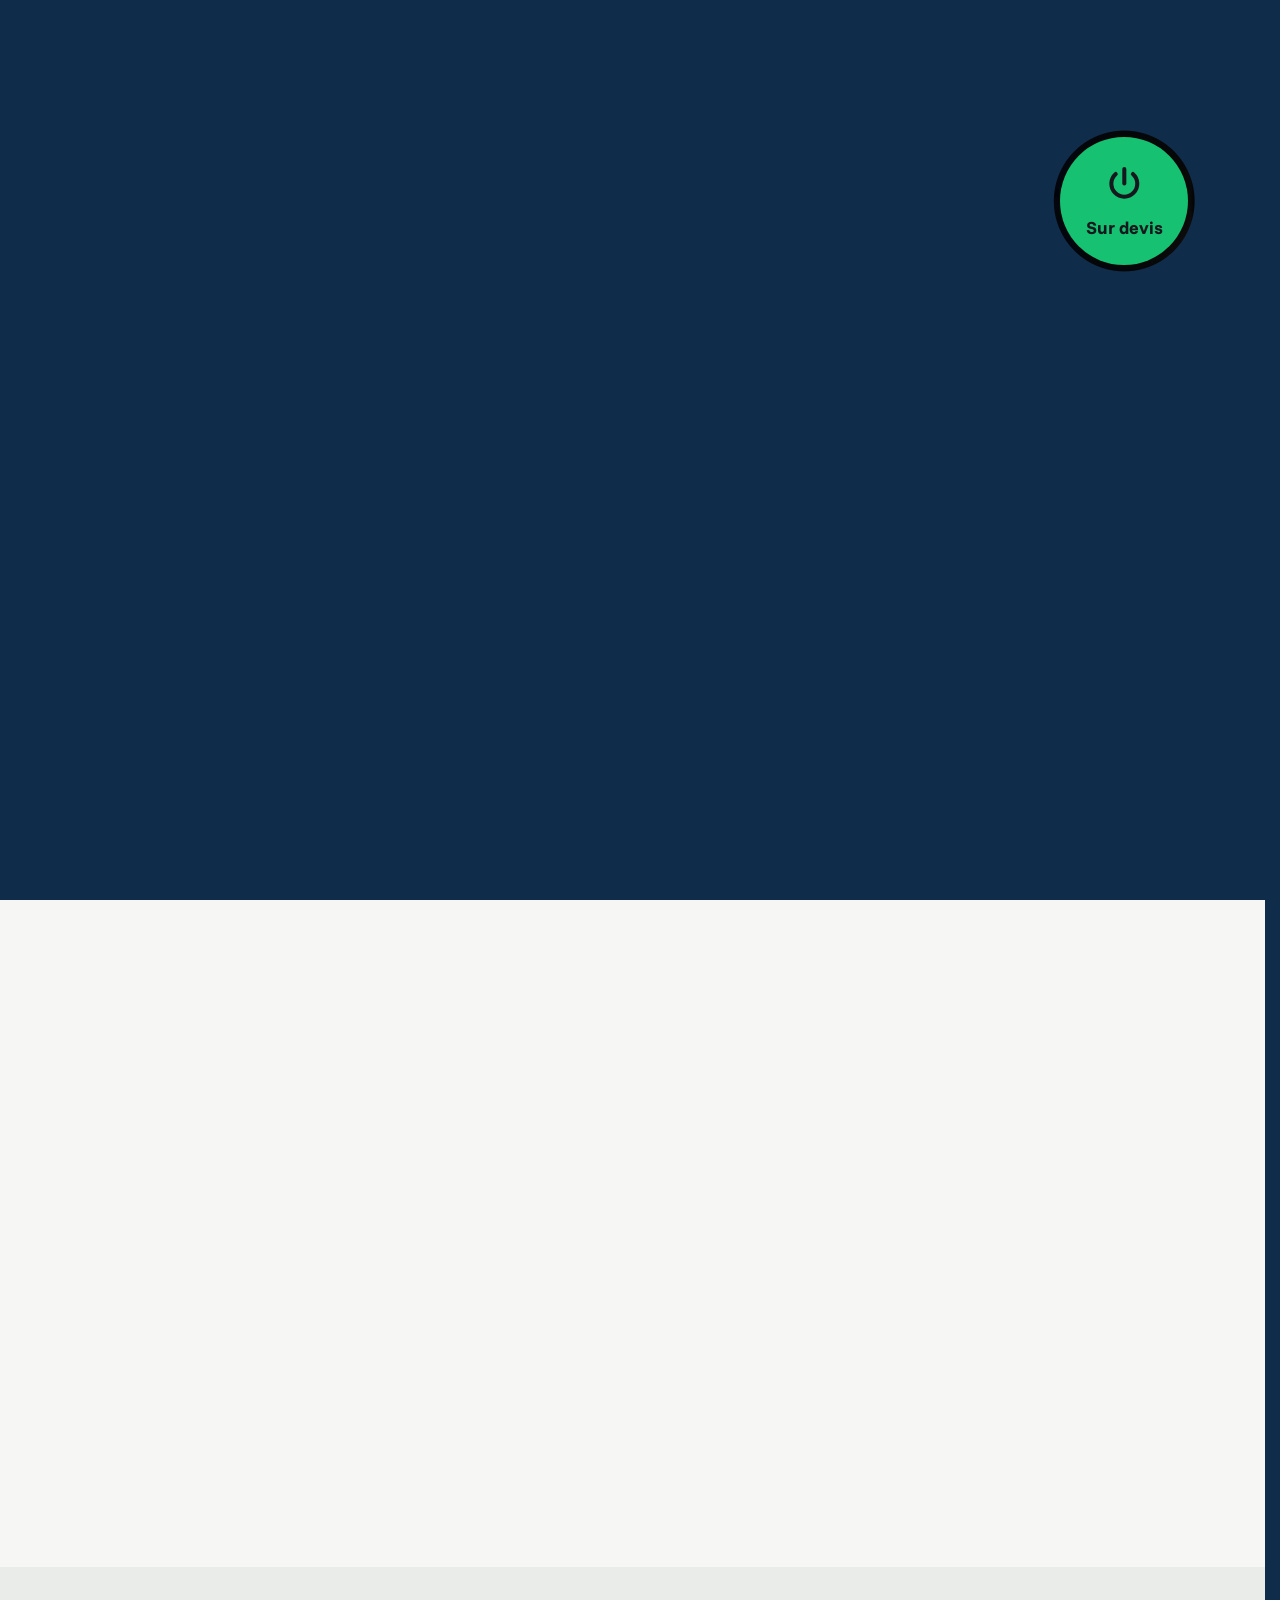
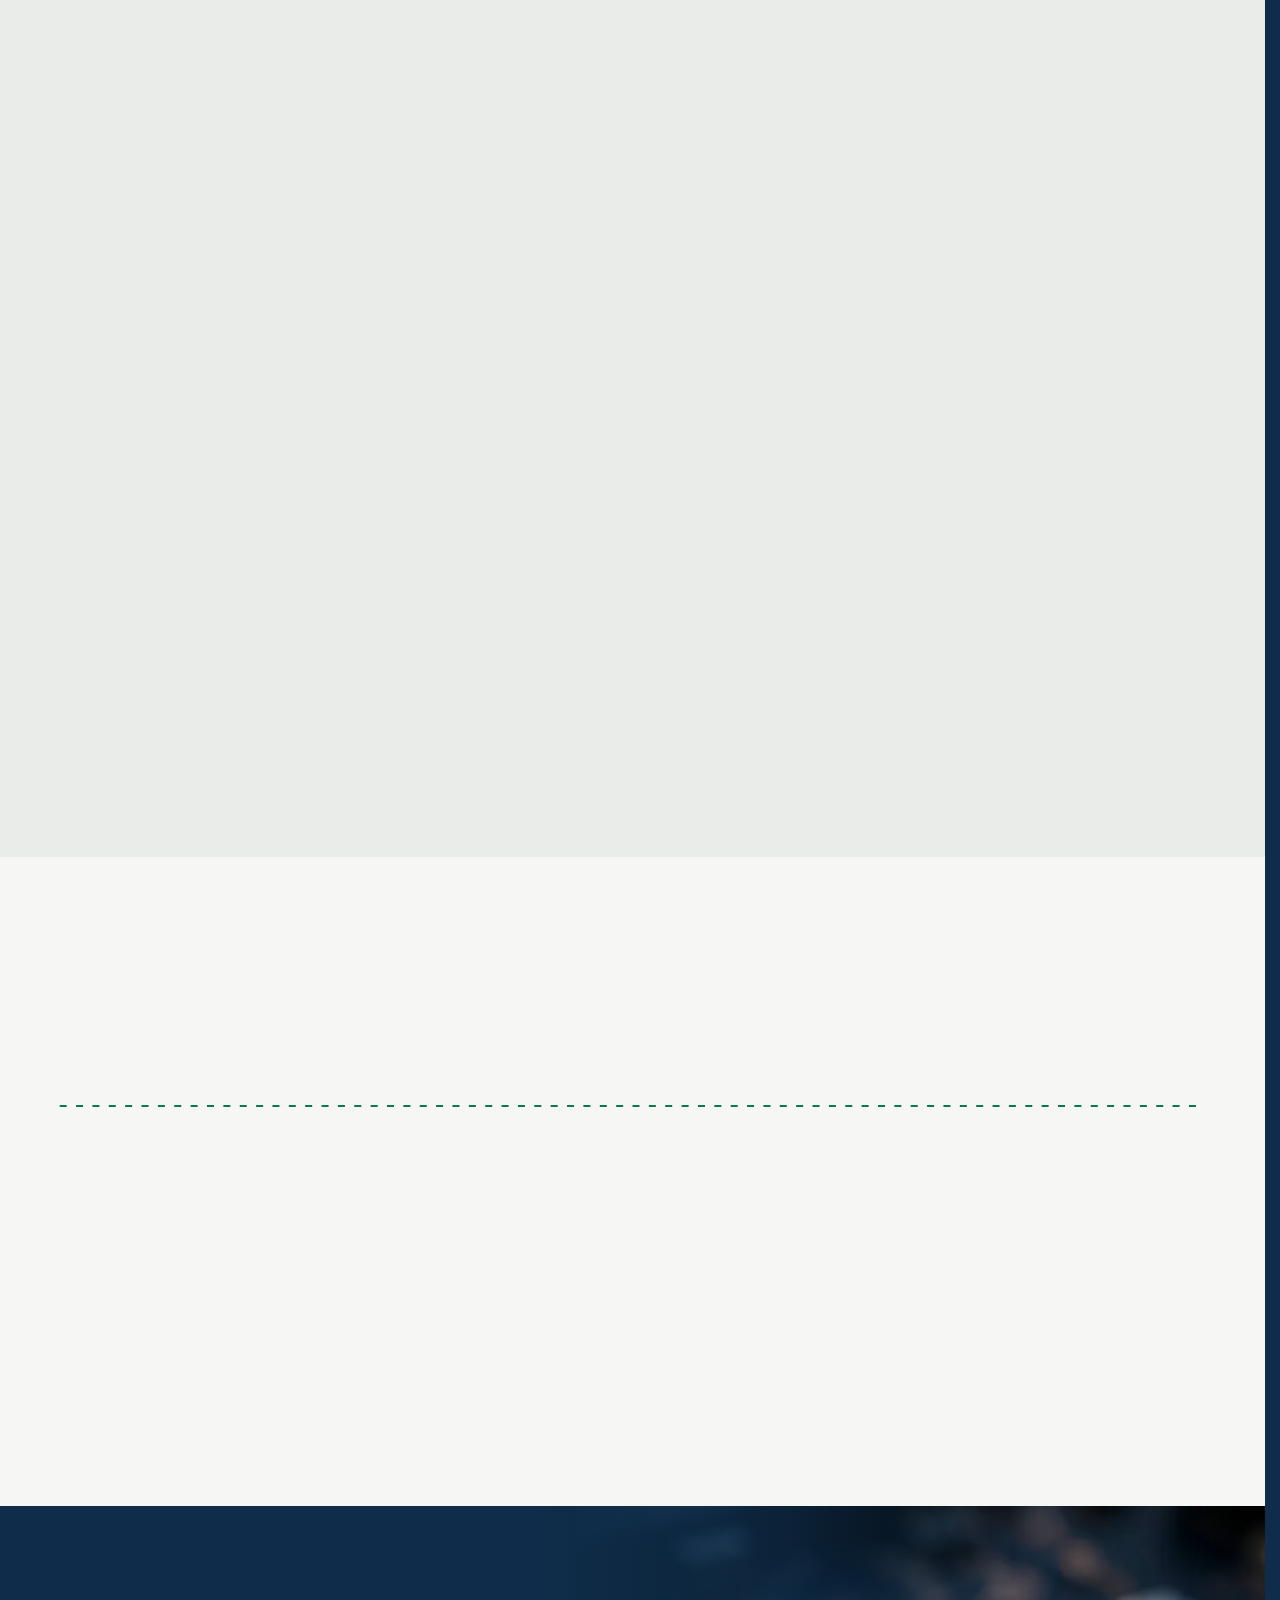
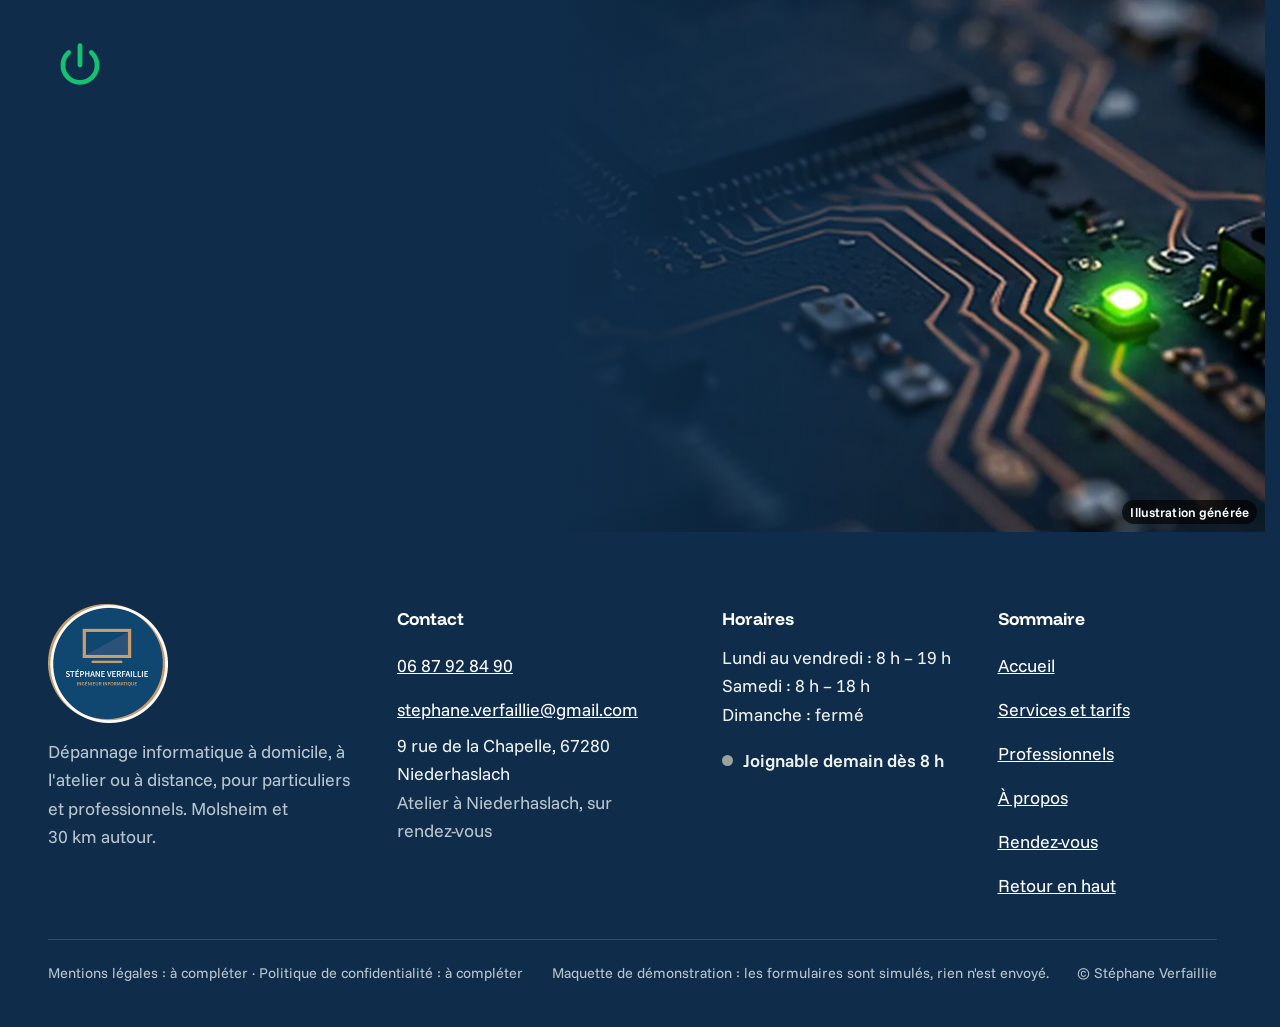
<file: professionnels.html>
<!doctype html>
<html lang="fr" data-v="2">
<head>
<meta charset="utf-8">
<meta name="viewport" content="width=device-width, initial-scale=1, viewport-fit=cover">
<title>Professionnels : réseau, parc informatique et sites web</title>
<meta name="description" content="Réseau d&#39;entreprise, gestion de parc, site web professionnel, commande de matériel : un informaticien de proximité autour de Molsheim, sur devis.">
<meta name="robots" content="noindex, nofollow">
<link rel="canonical" href="https://stephane-verfaillie-maquette.vercel.app/professionnels">
<style>:root{--fond:#f6f7f4;--texte:#15181c;--voile-fond:#0f2d4a;--ouverture-fond:#0f2d4a;--menu-fond:#f6f7f4}:root { --entete-h: 72px; --barres-h: 0px; } html { background: var(--fond); color: var(--texte); scrollbar-gutter: stable; } body { margin: 0; background: var(--fond); } html.js:not(.secours):not([data-arrivee="retour"]) [data-anime] { opacity: 0; } html.js:not(.secours):not([data-arrivee="retour"]) [data-anime].vu { opacity: 1; } [data-voile] { position: fixed; inset: 0; z-index: 900; background: var(--voile-fond); transform: translateY(100%); visibility: hidden; pointer-events: none; } html[data-arrivee="voile"]:not(.voile-leve):not(.secours) [data-voile] { transform: none; visibility: visible; } html.secours [data-voile] { visibility: hidden !important; } .ouverture-panneau { position: fixed; inset: 0; z-index: 850; display: none; place-content: center; justify-items: center; background: var(--ouverture-fond, var(--voile-fond)); color: var(--fond); text-align: center; } html.js[data-arrivee="intro"]:not(.secours):not(.intro-finie) .ouverture-panneau { display: grid; } html.defilement-bloque, html.defilement-bloque body, html.js[data-arrivee="intro"]:not(.secours):not(.intro-finie), html.js[data-arrivee="intro"]:not(.secours):not(.intro-finie) body, html[data-arrivee="voile"]:not(.voile-leve):not(.secours), html[data-arrivee="voile"]:not(.voile-leve):not(.secours) body { overflow: hidden; } html.js[data-arrivee="intro"]:not(.secours):not(.intro-finie) { background-color: var(--ouverture-fond, var(--voile-fond)); } html[data-arrivee="voile"]:not(.voile-leve):not(.secours) { background-color: var(--voile-fond); }</style>
<script>(function () {
var d = document.documentElement, ss = null, ls = null;
try { ss = window.sessionStorage; ls = window.localStorage; } catch (e) {}
d.classList.add('js');
var nav = performance.getEntriesByType ? performance.getEntriesByType('navigation')[0] : null;
var type = nav ? nav.type : 'navigate';
var depart = null;
try { depart = JSON.parse(ss.getItem('socle:depart') || 'null'); ss.removeItem('socle:depart'); } catch (e) {}
if (depart && !(Date.now() - depart.t < 15000)) depart = null;
var mode = type === 'back_forward' ? 'retour' : type === 'reload' ? 'intro' : depart ? 'voile' : 'intro';
d.setAttribute('data-arrivee', mode);
if (mode === 'voile' && depart.couleur) d.style.setProperty('--voile-fond', depart.couleur);
if (type === 'reload' && 'scrollRestoration' in history) {
history.scrollRestoration = 'manual';
}
try {
var choisie = ls && ls.getItem('socle:langue');
var langue = (d.lang || '').slice(0, 2);
if (choisie && choisie !== langue && type === 'navigate' && !depart) {
var alt = document.querySelector('link[rel="alternate"][hreflang="' + choisie + '"]');
if (alt) location.replace(new URL(alt.href).pathname + location.search + location.hash);
}
} catch (e) {}
setTimeout(function () { if (!d.classList.contains('demarre')) d.classList.add('secours'); }, 2000);
})();</script>
<link rel="preload" href="/assets/polices/funnel-display.woff2" as="font" type="font/woff2" crossorigin>
<link rel="stylesheet" href="/assets/css/socle.css?v=2">
<link rel="stylesheet" href="/assets/css/site.css?v=2">
<link rel="modulepreload" href="/assets/js/site.js?v=2">
<link rel="modulepreload" href="/assets/js/socle/index.js?v=2">
<script src="/assets/vendor/gsap.min.js" defer></script>
<script src="/assets/vendor/ScrollTrigger.min.js" defer></script>
<script src="/assets/vendor/SplitText.min.js" defer></script>
<script type="module" src="/assets/js/site.js?v=2"></script>
<meta name="theme-color" content="#f6f7f4">
<link rel="icon" href="/assets/images/favicon.svg" type="image/svg+xml">
<link rel="apple-touch-icon" href="/assets/images/apple-touch-icon.png">
<meta property="og:type" content="website">
<meta property="og:site_name" content="Stéphane Verfaillie">
<meta property="og:locale" content="fr_FR">
<meta property="og:title" content="Professionnels : réseau, parc informatique et sites web">
<meta property="og:description" content="Réseau d&#39;entreprise, gestion de parc, site web professionnel, commande de matériel : un informaticien de proximité autour de Molsheim, sur devis.">
<meta property="og:url" content="https://stephane-verfaillie-maquette.vercel.app/professionnels">
<meta property="og:image" content="https://stephane-verfaillie-maquette.vercel.app/assets/partage/professionnels-fr.jpg">
<meta property="og:image:width" content="1200">
<meta property="og:image:height" content="630">
<meta property="og:image:alt" content="Informatique des professionnels autour de Molsheim">
<meta name="twitter:card" content="summary_large_image">
<script type="application/ld+json">{"@context":"https://schema.org","@type":"LocalBusiness","name":"Stéphane Verfaillie, dépannage informatique","url":"https://stephane-verfaillie-maquette.vercel.app/","telephone":"+33687928490","email":"stephane.verfaillie@gmail.com","address":{"@type":"PostalAddress","streetAddress":"9 rue de la Chapelle","postalCode":"67280","addressLocality":"Niederhaslach","addressCountry":"FR"},"areaServed":"Molsheim et 30 km alentour","priceRange":"dès 30 €","openingHoursSpecification":[{"@type":"OpeningHoursSpecification","dayOfWeek":["Monday","Tuesday","Wednesday","Thursday","Friday"],"opens":"08:00","closes":"19:00"},{"@type":"OpeningHoursSpecification","dayOfWeek":"Saturday","opens":"08:00","closes":"18:00"}],"description":"Dépannage informatique à domicile, en atelier ou à distance, pour particuliers et professionnels, autour de Molsheim."}</script>
</head>
<body id="haut">
<div data-voile data-forme="iris" aria-hidden="true"><div class="voile-contenu"><svg class="voile-marche" viewBox="0 0 120 120" width="56" height="56"><path d="M38.8 34.6 A32 32 0 1 0 81.2 34.6"/><path d="M60 22 V58"/></svg><span data-voile-libelle>Professionnels</span></div></div>
<div class="ouverture-panneau" data-ouverture aria-hidden="true">
  <svg class="ouverture-marche" viewBox="0 0 120 120" width="120" height="120" data-ouverture-objet><circle class="om-fond" cx="60" cy="60" r="58"/><path class="om-anneau" d="M38.8 34.6 A32 32 0 1 0 81.2 34.6" pathLength="1"/><path class="om-trait" d="M60 22 V58" pathLength="1"/><circle class="om-led" cx="60" cy="104" r="4"/></svg>
  <span class="ouverture-trait"></span>
  <p class="ouverture-nom">Stéphane Verfaillie</p>
  <p class="ouverture-ligne">Dépannage informatique</p>
</div>
<a class="evitement" href="#contenu">Aller au contenu</a>
<header data-entete>
  <div class="entete-rangee">
    <a class="entete-logo" href="/" data-libelle="Accueil">
      <img src="/assets/images/logo.svg" alt="" width="44" height="44"><span class="entete-nom">Stéphane Verfaillie<small>Ingénieur informatique</small></span>
    </a>
    <nav data-nav aria-label="Navigation principale">
      <ul><li><a href="/services" data-libelle="Services et tarifs">Services et tarifs</a></li><li><a href="/professionnels" data-libelle="Professionnels" aria-current="page">Professionnels</a></li><li><a href="/a-propos" data-libelle="À propos">À propos</a></li><li><a href="/rendez-vous" data-libelle="Rendez-vous">Rendez-vous</a></li></ul>
    </nav>
    <div class="entete-actions">
      <a class="entete-tel" href="tel:+33687928490" aria-label="Appeler 06 87 92 84 90"><span class="voyant" data-statut-voyant aria-hidden="true"></span><span>06 87 92 84 90</span></a>
      <a class="bouton bouton--entete" href="/rendez-vous" data-libelle="Rendez-vous">Prendre rendez-vous</a>
      <button type="button" data-menu-bouton aria-controls="menu" aria-expanded="false" data-libelle-ouvrir="Menu" data-libelle-fermer="Fermer"><span data-libelle-bouton>Menu</span></button>
      <a class="menu-sansjs" href="#menu" data-menu-lien>Menu</a>
    </div>
  </div>
</header>
<script>/* Avant le premier affichage : rangées de la navigation (même règle que ajusterNav dans assets/js/socle/entete.js)
   et hauteur réelle de l'en-tête, pour que rien ne saute quand le JavaScript du site prend la main. */
(function () {
  var h = document.documentElement, u = document.querySelector('[data-nav] ul'), e = document.querySelector('[data-entete]');
  if (u) {
    var deborde = function () { return u.scrollWidth > u.clientWidth + 1; }, c = deborde();
    if (c && window.matchMedia('(min-width: 900px)').matches) {
      h.classList.add('nav-deux-rangees'); c = deborde();
      if (c) { h.classList.add('nav-deux-lignes'); var a = u.querySelector('a'); c = !a || u.getBoundingClientRect().height > a.getBoundingClientRect().height * 2.5; }
      if (c) h.classList.remove('nav-deux-rangees', 'nav-deux-lignes');
    }
    if (c) h.classList.add('nav-compacte');
  }
  if (e) h.style.setProperty('--entete-h', Math.round(e.getBoundingClientRect().height) + 'px');
})();</script>
<span id="menu-ferme" aria-hidden="true"></span>
<div id="menu" data-menu role="dialog" aria-modal="true" aria-label="Menu">
  <p class="menu-sansjs-fermer"><a href="#menu-ferme">Fermer</a></p>
  <ul><li style="--i:0"><a href="/" class="menu-lien" data-libelle="Accueil">Accueil</a></li><li style="--i:1"><a href="/services" class="menu-lien" data-libelle="Services et tarifs">Services et tarifs</a></li><li style="--i:2"><a href="/professionnels" class="menu-lien" data-libelle="Professionnels" aria-current="page">Professionnels</a></li><li style="--i:3"><a href="/a-propos" class="menu-lien" data-libelle="À propos">À propos</a></li><li style="--i:4"><a href="/rendez-vous" class="menu-lien" data-libelle="Rendez-vous">Rendez-vous</a></li></ul>
  <p><a class="bouton" href="tel:+33687928490">Appeler 06 87 92 84 90</a></p>
</div>
<main id="contenu" tabindex="-1">
<section class="pros-tete" id="debut">
  <figure class="media pros-tete-media" data-grok style="--cadrage:60% 50%">
  <picture><source media="(max-width: 760px) and (orientation: portrait)" srcset="/assets/images/grok/pros-ouverture-mobile-640.webp 640w, /assets/images/grok/pros-ouverture-mobile-1080.webp 1080w" sizes="100vw">
    <img src="/assets/images/grok/pros-ouverture-1280.webp" srcset="/assets/images/grok/pros-ouverture-640.webp 640w, /assets/images/grok/pros-ouverture-1280.webp 1280w, /assets/images/grok/pros-ouverture-1920.webp 1920w" sizes="100vw" alt="Bureau au matin : un écran éteint, une plante, une fenêtre" width="1280" height="720" fetchpriority="high" loading="eager" decoding="async">
  </picture><figcaption class="mention-ia">Illustration générée</figcaption>
</figure>
  <div class="pros-balayage" data-effet="balayage" aria-hidden="true"></div>
  <div class="conteneur pros-tete-contenu">
    <p class="surtitre surtitre--clair"><span class="voyant" aria-hidden="true"></span>Professionnels</p>
    <h1 data-anime="lignes">Un informaticien pour votre entreprise.</h1>
    <p class="masque-ecran-tres-bas" data-anime>Réseau, parc informatique, site web, matériel : chaque demande est chiffrée sur devis, autour de Molsheim.</p>
    <p class="pros-tete-actions" data-anime>
      <a href="/rendez-vous?lieu=pro" class="bouton" data-libelle="Rendez-vous" data-action-principale data-survol="magnetique">Demander un devis</a>
      <span class="etiquette etiquette--clair" data-info-cle>Molsheim et 30 km autour</span>
    </p>
  </div>
  <div class="pros-badge" data-iris-centre="disque"><svg class="pros-badge-marche" viewBox="0 0 120 120" aria-hidden="true"><path d="M38.8 34.6 A32 32 0 1 0 81.2 34.6"/><path d="M60 22 V58"/></svg><span>Sur devis</span></div>
</section>
<section class="offres section" id="offres">
  <div class="conteneur">
    <div class="section-tete"><h2 data-anime="lignes">Ce que je prends en charge.</h2></div>
    <div class="offres-grille" data-anime="cascade">
      <article class="offre">
        <span class="offre-icone"><svg class="icone" viewBox="0 0 24 24" fill="none" stroke="currentColor" stroke-width="1.6" stroke-linecap="round" stroke-linejoin="round" aria-hidden="true" data-fx="trace"><rect x="9" y="2.5" width="6" height="5" rx="1"/><rect x="2.5" y="16.5" width="6" height="5" rx="1"/><rect x="15.5" y="16.5" width="6" height="5" rx="1"/><path d="M12 7.5V12M5.5 16.5V12h13v4.5"/></svg></span>
        <h3>Réseau d&#39;entreprise</h3>
        <p>Mise en place du réseau, box, switch, répéteurs et Wi-Fi.</p>
        <p class="offre-prix" data-prix>Sur devis</p>
      </article><article class="offre">
        <span class="offre-icone"><svg class="icone" viewBox="0 0 24 24" fill="none" stroke="currentColor" stroke-width="1.6" stroke-linecap="round" stroke-linejoin="round" aria-hidden="true" data-fx="trace"><circle cx="8" cy="8" r="3"/><circle cx="16.5" cy="9" r="2.5"/><path d="M2.5 20a5.5 5.5 0 0 1 11 0M13.5 20a4 4 0 0 1 8 0"/></svg></span>
        <h3>Parc informatique</h3>
        <p>Gestion et maintenance des postes de l&#39;entreprise.</p>
        <p class="offre-prix" data-prix>Sur devis</p>
      </article><article class="offre">
        <span class="offre-icone"><svg class="icone" viewBox="0 0 24 24" fill="none" stroke="currentColor" stroke-width="1.6" stroke-linecap="round" stroke-linejoin="round" aria-hidden="true" data-fx="trace"><rect x="3" y="4" width="18" height="16" rx="2"/><path d="M3 9h18"/><circle cx="6.5" cy="6.5" r=".6"/><circle cx="9" cy="6.5" r=".6"/><path d="M7 13h6M7 16h10"/></svg></span>
        <h3>Site web professionnel</h3>
        <p>Création, gestion et mise à jour de votre site.</p>
        <p class="offre-prix" data-prix>Sur devis</p>
      </article><article class="offre">
        <span class="offre-icone"><svg class="icone" viewBox="0 0 24 24" fill="none" stroke="currentColor" stroke-width="1.6" stroke-linecap="round" stroke-linejoin="round" aria-hidden="true" data-fx="trace"><rect x="3" y="4" width="18" height="12" rx="1.5"/><path d="M8 20h8M12 16v4"/></svg></span>
        <h3>Matériel</h3>
        <p>Commande et installation des ordinateurs et périphériques.</p>
        <p class="offre-prix" data-prix>Sur devis</p>
      </article>
    </div>
  </div>
</section>
<section class="refs section fond-2" id="references">
  <div class="conteneur refs-grille">
    <div>
      <h2 data-anime="lignes">Ils ont fait appel à moi.</h2>
      <p data-anime>Commerces, santé, artisans : quelques entreprises du secteur.</p>
      <ol class="refs-liste" data-anime="cascade"><li>BC Aménagement</li><li>Miss Thérèse couture</li><li>Pharmacie des Rohan</li><li>Proxi Niederhaslach</li><li>Kinésithérapie du Stufrain</li><li>Abakom</li></ol>
    </div>
    <figure class="media refs-media" data-grok data-anime="rideau" style="--cadrage:50% 50%">
  <picture>
    <img src="/assets/images/grok/pros-reseau-800.webp" srcset="/assets/images/grok/pros-reseau-480.webp 480w, /assets/images/grok/pros-reseau-640.webp 640w, /assets/images/grok/pros-reseau-800.webp 800w" sizes="(max-width: 760px) 92vw, 42vw" alt="Switch réseau et câbles bleus sur un bureau" width="800" height="533" loading="lazy" decoding="async">
  </picture><figcaption class="mention-ia">Illustration générée</figcaption>
</figure>
  </div>
</section>
<section class="deroule section" id="deroule">
  <div class="conteneur">
    <div class="section-tete"><h2 data-anime="lignes">Comment ça se passe.</h2></div>
    <div class="deroule-piste">
      <svg class="deroule-trait" viewBox="0 0 1000 20" preserveAspectRatio="none" aria-hidden="true" data-fx="trace" data-visuel><path d="M10 10 H990" fill="none" stroke="currentColor" stroke-width="2" stroke-dasharray="6 8"/></svg>
      <ol class="deroule-etapes" data-anime="cascade">
        <li><span class="deroule-num"><svg class="icone" viewBox="0 0 24 24" fill="none" stroke="currentColor" stroke-width="1.6" stroke-linecap="round" stroke-linejoin="round" aria-hidden="true"><path d="M5 3.5h3.5l1.8 4.5-2.3 1.5a11 11 0 0 0 6.5 6.5l1.5-2.3 4.5 1.8V19a1.5 1.5 0 0 1-1.6 1.5A16.5 16.5 0 0 1 3.5 5.1 1.5 1.5 0 0 1 5 3.5Z"/></svg><b>1</b></span><h3>Vous décrivez le besoin</h3><p>Par téléphone ou avec le formulaire.</p></li><li><span class="deroule-num"><svg class="icone" viewBox="0 0 24 24" fill="none" stroke="currentColor" stroke-width="1.6" stroke-linecap="round" stroke-linejoin="round" aria-hidden="true"><path d="M6 2.5h9l4 4V21.5H6z"/><path d="M15 2.5v4h4M9 12h7M9 16h5"/></svg><b>2</b></span><h3>Je chiffre</h3><p>Vous recevez un devis.</p></li><li><span class="deroule-num"><svg class="icone" viewBox="0 0 24 24" fill="none" stroke="currentColor" stroke-width="1.6" stroke-linecap="round" stroke-linejoin="round" aria-hidden="true"><path d="M14.5 6.5a4 4 0 1 0 3 6.7L21 16.7 18.7 19l-1.4-1.4-1.4 1.4-1.4-1.4 1.6-1.6-1.9-1.9A4 4 0 0 0 14.5 6.5Z"/><circle cx="8.6" cy="9.6" r="1.2"/></svg><b>3</b></span><h3>J&#39;interviens</h3><p>Sur place ou à distance.</p></li>
      </ol>
    </div>
    <aside class="encart" data-anime><svg class="icone" viewBox="0 0 24 24" fill="none" stroke="currentColor" stroke-width="1.6" stroke-linecap="round" stroke-linejoin="round" aria-hidden="true"><path d="M4 5.5A2.5 2.5 0 0 1 6.5 3H20v15H6.5A2.5 2.5 0 0 0 4 20.5v-15Z"/><path d="M4 20.5A2.5 2.5 0 0 0 6.5 23H20"/><path d="M9 8h7"/></svg><div><h3>Former vos équipes</h3><p>Initiation, bonnes pratiques, bureautique : 75 € l&#39;heure.</p></div><a href="/services?famille=formations#tarifs" class="lien-fleche" data-libelle="Services et tarifs">Voir tous les tarifs</a></aside>
  </div>
</section>
<section class="appel appel--photo" id="appel">
  <figure class="media appel-media" data-grok data-fx="zoom" style="--cadrage:50% 50%">
  <picture>
    <img src="/assets/images/grok/compris-circuit-1280.webp" srcset="/assets/images/grok/compris-circuit-640.webp 640w, /assets/images/grok/compris-circuit-1280.webp 1280w, /assets/images/grok/compris-circuit-1920.webp 1920w" sizes="(max-width: 760px) 100vw, 60vw" alt="Carte électronique en gros plan, un voyant vert allumé" width="1280" height="853" loading="lazy" decoding="async">
  </picture><figcaption class="mention-ia">Illustration générée</figcaption>
</figure>
  <div class="conteneur appel-grille">
    <div class="appel-contenu">
      <svg class="appel-marche" viewBox="0 0 120 120" aria-hidden="true"><path d="M38.8 34.6 A32 32 0 1 0 81.2 34.6"/><path d="M60 22 V58"/></svg>
      <h2 data-anime="lignes">Un projet, une panne au bureau ?</h2>
      <p data-anime>Décrivez le besoin, je vous réponds avec un devis.</p>
      <p class="appel-actions" data-anime>
        <a href="/rendez-vous?lieu=pro" class="bouton" data-libelle="Rendez-vous" data-survol="magnetique">Demander un devis</a>
        <a class="bouton bouton--contour-clair" href="tel:+33687928490" aria-label="Appeler 06 87 92 84 90"><svg class="icone icone--bouton" viewBox="0 0 24 24" fill="none" stroke="currentColor" stroke-width="1.6" stroke-linecap="round" stroke-linejoin="round" aria-hidden="true"><path d="M5 3.5h3.5l1.8 4.5-2.3 1.5a11 11 0 0 0 6.5 6.5l1.5-2.3 4.5 1.8V19a1.5 1.5 0 0 1-1.6 1.5A16.5 16.5 0 0 1 3.5 5.1 1.5 1.5 0 0 1 5 3.5Z"/></svg>06 87 92 84 90</a>
      </p>
    </div>
  </div>
</section>
</main>
<footer class="pied" id="pied">
  <div class="conteneur pied-grille">
    <div class="pied-marque">
      <img src="/assets/images/logo-pied.png" alt="Stéphane Verfaillie, Ingénieur informatique" width="120" height="119" loading="lazy">
      <p>Dépannage informatique à domicile, à l&#39;atelier ou à distance, pour particuliers et professionnels. Molsheim et 30 km autour.</p>
    </div>
    <div>
      <p class="pied-titre">Contact</p>
      <p><a href="tel:+33687928490">06 87 92 84 90</a><br><a href="mailto:stephane.verfaillie@gmail.com">stephane.verfaillie@gmail.com</a><br>9 rue de la Chapelle, 67280 Niederhaslach<br><span class="pied-doux">Atelier à Niederhaslach, sur rendez-vous</span></p>
    </div>
    <div>
      <p class="pied-titre">Horaires</p>
      <p>Lundi au vendredi : 8 h – 19 h<br>Samedi : 8 h – 18 h<br>Dimanche : fermé</p>
      <p class="pied-statut" data-statut hidden><span class="voyant" aria-hidden="true"></span><span data-statut-texte></span></p>
    </div>
    <nav aria-label="Sommaire">
      <p class="pied-titre">Sommaire</p>
      <ul><li><a href="/" data-libelle="Accueil">Accueil</a></li><li><a href="/services" data-libelle="Services et tarifs">Services et tarifs</a></li><li><a href="/professionnels" data-libelle="Professionnels" aria-current="page">Professionnels</a></li><li><a href="/a-propos" data-libelle="À propos">À propos</a></li><li><a href="/rendez-vous" data-libelle="Rendez-vous">Rendez-vous</a></li><li><a href="#haut" data-sans-transition>Retour en haut</a></li></ul>
    </nav>
  </div>
  <div class="conteneur pied-bas"><p>Mentions légales : à compléter · Politique de confidentialité : à compléter</p><p>Maquette de démonstration : les formulaires sont simulés, rien n&#39;est envoyé.</p><p>© Stéphane Verfaillie</p></div>
</footer>
<div data-barre-fixe>
  <a class="bouton bouton--contour" href="tel:+33687928490" aria-label="Appeler 06 87 92 84 90">Appeler</a>
  <a class="bouton" href="/rendez-vous" data-libelle="Rendez-vous">Rendez-vous</a>
</div>
<script type="application/json" data-horaires>{"fuseau":"Europe/Paris","seuil_ferme_bientot":30,"regle_feries":"inconnu","feries":[{"date":"2026-12-25","nom":"Noël"},{"date":"2026-12-26","nom":"Saint-Étienne"},{"date":"2027-01-01","nom":"Jour de l'an"},{"date":"2027-03-26","nom":"Vendredi saint"},{"date":"2027-03-29","nom":"Lundi de Pâques"},{"date":"2027-05-01","nom":"Fête du Travail"},{"date":"2027-05-06","nom":"Ascension"},{"date":"2027-05-08","nom":"Victoire 1945"},{"date":"2027-05-17","nom":"Lundi de Pentecôte"},{"date":"2027-07-14","nom":"Fête nationale"},{"date":"2027-08-15","nom":"Assomption"},{"date":"2027-11-01","nom":"Toussaint"},{"date":"2027-11-11","nom":"Armistice"},{"date":"2027-12-25","nom":"Noël"},{"date":"2027-12-26","nom":"Saint-Étienne"}],"adresses":[{"id":"stephane","nom":"Stéphane Verfaillie","adresse":"9 rue de la Chapelle, 67280 Niederhaslach","telephone":"06 87 92 84 90","semaine":{"lundi":["08:00-19:00"],"mardi":["08:00-19:00"],"mercredi":["08:00-19:00"],"jeudi":["08:00-19:00"],"vendredi":["08:00-19:00"],"samedi":["08:00-18:00"],"dimanche":[]},"exceptions":[]}]}</script>
</body>
</html>
</file>
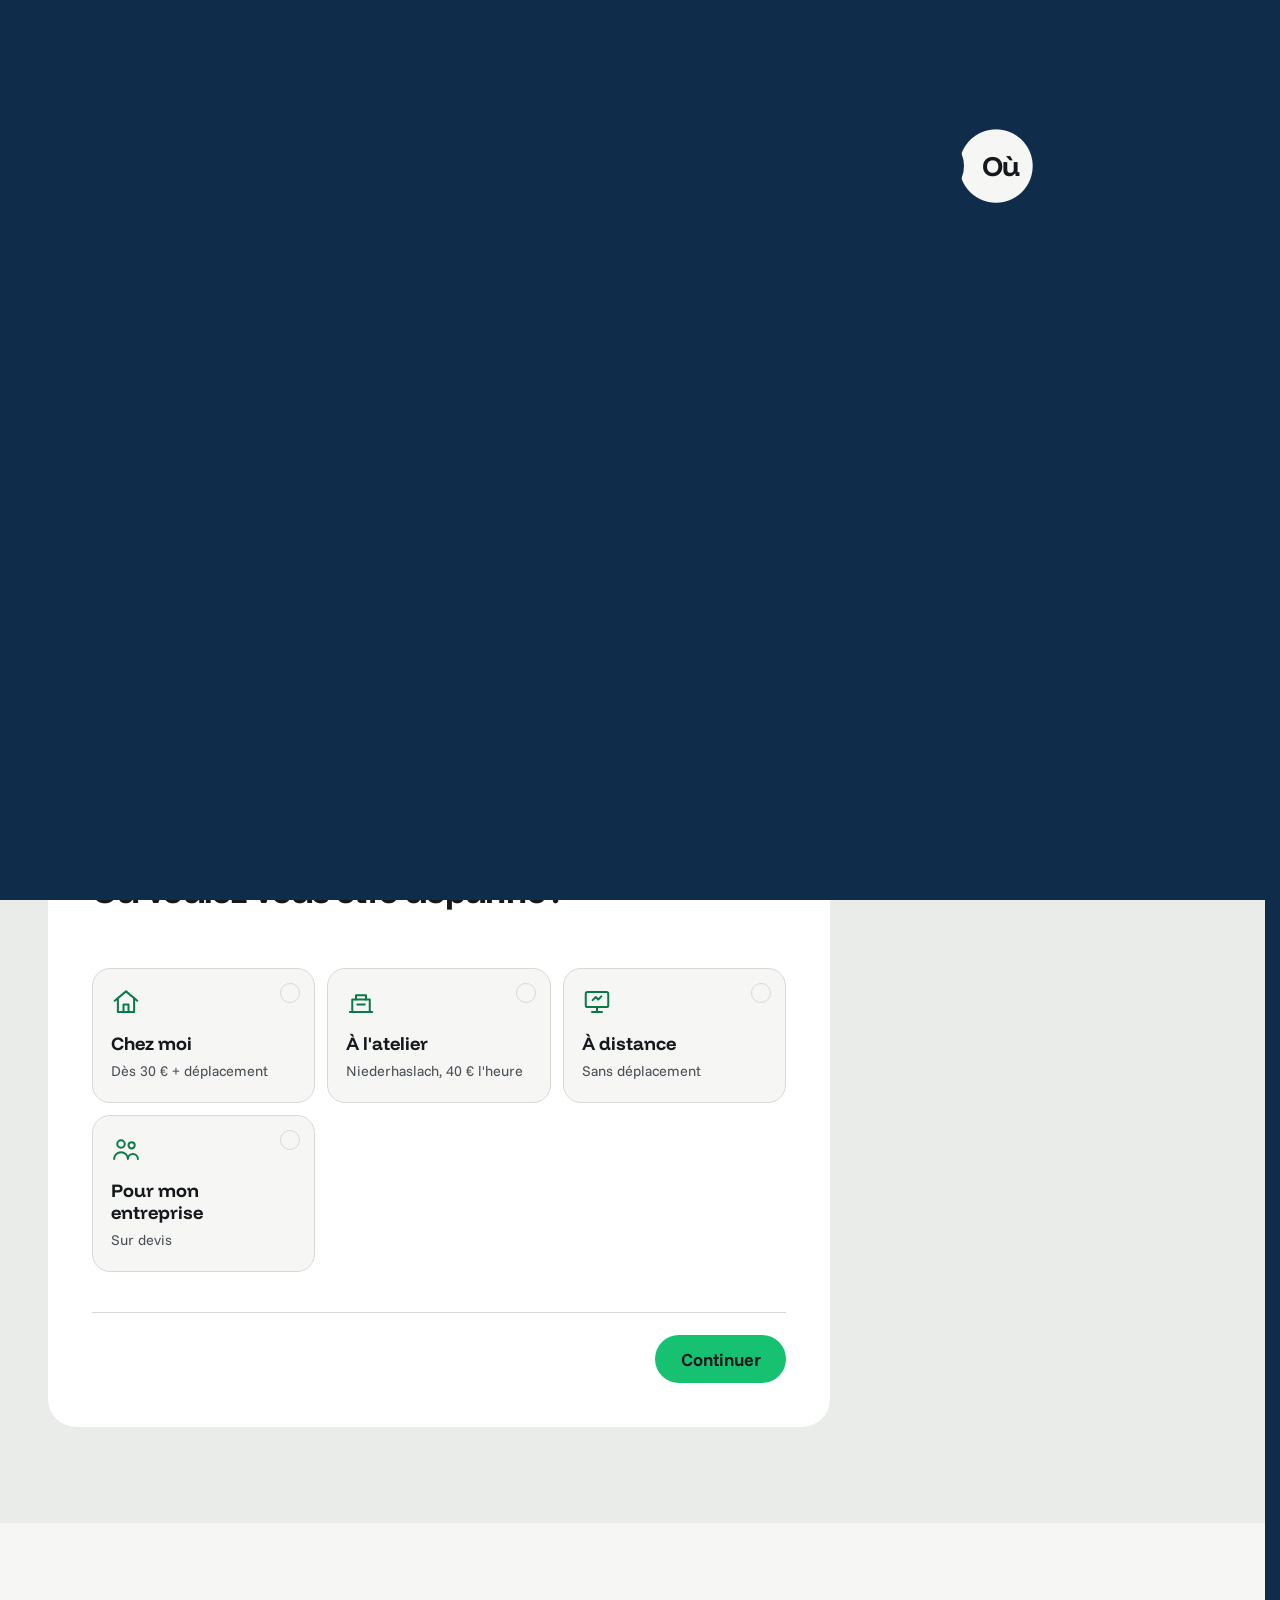
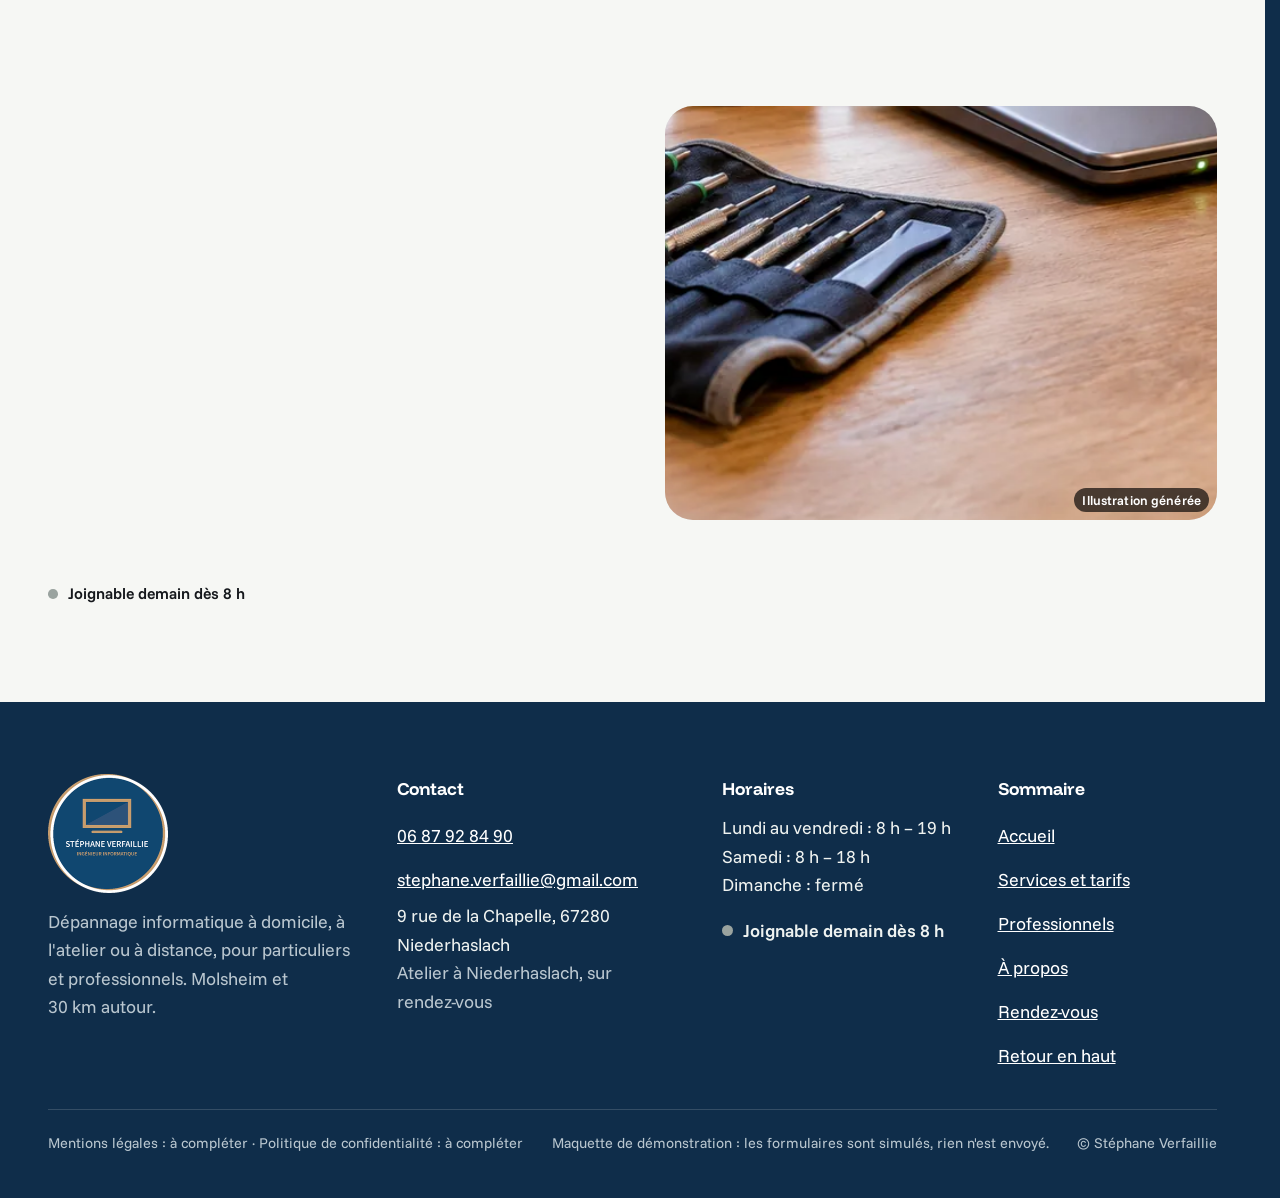
<file: rendez-vous.html>
<!doctype html>
<html lang="fr" data-v="2">
<head>
<meta charset="utf-8">
<meta name="viewport" content="width=device-width, initial-scale=1, viewport-fit=cover">
<title>Prendre rendez-vous : dépannage informatique</title>
<meta name="description" content="Demandez un dépannage à domicile, à l&#39;atelier de Niederhaslach ou à distance. Téléphone, horaires et formulaire en cinq étapes.">
<meta name="robots" content="noindex, nofollow">
<link rel="canonical" href="https://stephane-verfaillie-maquette.vercel.app/rendez-vous">
<style>:root{--fond:#f6f7f4;--texte:#15181c;--voile-fond:#0f2d4a;--ouverture-fond:#0f2d4a;--menu-fond:#f6f7f4}:root { --entete-h: 72px; --barres-h: 0px; } html { background: var(--fond); color: var(--texte); scrollbar-gutter: stable; } body { margin: 0; background: var(--fond); } html.js:not(.secours):not([data-arrivee="retour"]) [data-anime] { opacity: 0; } html.js:not(.secours):not([data-arrivee="retour"]) [data-anime].vu { opacity: 1; } [data-voile] { position: fixed; inset: 0; z-index: 900; background: var(--voile-fond); transform: translateY(100%); visibility: hidden; pointer-events: none; } html[data-arrivee="voile"]:not(.voile-leve):not(.secours) [data-voile] { transform: none; visibility: visible; } html.secours [data-voile] { visibility: hidden !important; } .ouverture-panneau { position: fixed; inset: 0; z-index: 850; display: none; place-content: center; justify-items: center; background: var(--ouverture-fond, var(--voile-fond)); color: var(--fond); text-align: center; } html.js[data-arrivee="intro"]:not(.secours):not(.intro-finie) .ouverture-panneau { display: grid; } html.defilement-bloque, html.defilement-bloque body, html.js[data-arrivee="intro"]:not(.secours):not(.intro-finie), html.js[data-arrivee="intro"]:not(.secours):not(.intro-finie) body, html[data-arrivee="voile"]:not(.voile-leve):not(.secours), html[data-arrivee="voile"]:not(.voile-leve):not(.secours) body { overflow: hidden; } html.js[data-arrivee="intro"]:not(.secours):not(.intro-finie) { background-color: var(--ouverture-fond, var(--voile-fond)); } html[data-arrivee="voile"]:not(.voile-leve):not(.secours) { background-color: var(--voile-fond); }</style>
<script>(function () {
var d = document.documentElement, ss = null, ls = null;
try { ss = window.sessionStorage; ls = window.localStorage; } catch (e) {}
d.classList.add('js');
var nav = performance.getEntriesByType ? performance.getEntriesByType('navigation')[0] : null;
var type = nav ? nav.type : 'navigate';
var depart = null;
try { depart = JSON.parse(ss.getItem('socle:depart') || 'null'); ss.removeItem('socle:depart'); } catch (e) {}
if (depart && !(Date.now() - depart.t < 15000)) depart = null;
var mode = type === 'back_forward' ? 'retour' : type === 'reload' ? 'intro' : depart ? 'voile' : 'intro';
d.setAttribute('data-arrivee', mode);
if (mode === 'voile' && depart.couleur) d.style.setProperty('--voile-fond', depart.couleur);
if (type === 'reload' && 'scrollRestoration' in history) {
history.scrollRestoration = 'manual';
}
try {
var choisie = ls && ls.getItem('socle:langue');
var langue = (d.lang || '').slice(0, 2);
if (choisie && choisie !== langue && type === 'navigate' && !depart) {
var alt = document.querySelector('link[rel="alternate"][hreflang="' + choisie + '"]');
if (alt) location.replace(new URL(alt.href).pathname + location.search + location.hash);
}
} catch (e) {}
setTimeout(function () { if (!d.classList.contains('demarre')) d.classList.add('secours'); }, 2000);
})();</script>
<link rel="preload" href="/assets/polices/funnel-display.woff2" as="font" type="font/woff2" crossorigin>
<link rel="stylesheet" href="/assets/css/socle.css?v=2">
<link rel="stylesheet" href="/assets/css/site.css?v=2">
<link rel="modulepreload" href="/assets/js/site.js?v=2">
<link rel="modulepreload" href="/assets/js/socle/index.js?v=2">
<script src="/assets/vendor/gsap.min.js" defer></script>
<script src="/assets/vendor/ScrollTrigger.min.js" defer></script>
<script src="/assets/vendor/SplitText.min.js" defer></script>
<script type="module" src="/assets/js/site.js?v=2"></script>
<meta name="theme-color" content="#f6f7f4">
<link rel="icon" href="/assets/images/favicon.svg" type="image/svg+xml">
<link rel="apple-touch-icon" href="/assets/images/apple-touch-icon.png">
<meta property="og:type" content="website">
<meta property="og:site_name" content="Stéphane Verfaillie">
<meta property="og:locale" content="fr_FR">
<meta property="og:title" content="Prendre rendez-vous : dépannage informatique">
<meta property="og:description" content="Demandez un dépannage à domicile, à l&#39;atelier de Niederhaslach ou à distance. Téléphone, horaires et formulaire en cinq étapes.">
<meta property="og:url" content="https://stephane-verfaillie-maquette.vercel.app/rendez-vous">
<meta property="og:image" content="https://stephane-verfaillie-maquette.vercel.app/assets/partage/rendez-vous-fr.jpg">
<meta property="og:image:width" content="1200">
<meta property="og:image:height" content="630">
<meta property="og:image:alt" content="Prendre rendez-vous avec Stéphane Verfaillie">
<meta name="twitter:card" content="summary_large_image">
<script type="application/ld+json">{"@context":"https://schema.org","@type":"LocalBusiness","name":"Stéphane Verfaillie, dépannage informatique","url":"https://stephane-verfaillie-maquette.vercel.app/","telephone":"+33687928490","email":"stephane.verfaillie@gmail.com","address":{"@type":"PostalAddress","streetAddress":"9 rue de la Chapelle","postalCode":"67280","addressLocality":"Niederhaslach","addressCountry":"FR"},"areaServed":"Molsheim et 30 km alentour","priceRange":"dès 30 €","openingHoursSpecification":[{"@type":"OpeningHoursSpecification","dayOfWeek":["Monday","Tuesday","Wednesday","Thursday","Friday"],"opens":"08:00","closes":"19:00"},{"@type":"OpeningHoursSpecification","dayOfWeek":"Saturday","opens":"08:00","closes":"18:00"}],"description":"Dépannage informatique à domicile, en atelier ou à distance, pour particuliers et professionnels, autour de Molsheim."}</script>
</head>
<body id="haut">
<div data-voile data-forme="iris" aria-hidden="true"><div class="voile-contenu"><svg class="voile-marche" viewBox="0 0 120 120" width="56" height="56"><path d="M38.8 34.6 A32 32 0 1 0 81.2 34.6"/><path d="M60 22 V58"/></svg><span data-voile-libelle>Rendez-vous</span></div></div>
<div class="ouverture-panneau" data-ouverture aria-hidden="true">
  <svg class="ouverture-marche" viewBox="0 0 120 120" width="120" height="120" data-ouverture-objet><circle class="om-fond" cx="60" cy="60" r="58"/><path class="om-anneau" d="M38.8 34.6 A32 32 0 1 0 81.2 34.6" pathLength="1"/><path class="om-trait" d="M60 22 V58" pathLength="1"/><circle class="om-led" cx="60" cy="104" r="4"/></svg>
  <span class="ouverture-trait"></span>
  <p class="ouverture-nom">Stéphane Verfaillie</p>
  <p class="ouverture-ligne">Dépannage informatique</p>
</div>
<a class="evitement" href="#contenu">Aller au contenu</a>
<header data-entete>
  <div class="entete-rangee">
    <a class="entete-logo" href="/" data-libelle="Accueil">
      <img src="/assets/images/logo.svg" alt="" width="44" height="44"><span class="entete-nom">Stéphane Verfaillie<small>Ingénieur informatique</small></span>
    </a>
    <nav data-nav aria-label="Navigation principale">
      <ul><li><a href="/services" data-libelle="Services et tarifs">Services et tarifs</a></li><li><a href="/professionnels" data-libelle="Professionnels">Professionnels</a></li><li><a href="/a-propos" data-libelle="À propos">À propos</a></li><li><a href="/rendez-vous" data-libelle="Rendez-vous" aria-current="page">Rendez-vous</a></li></ul>
    </nav>
    <div class="entete-actions">
      <a class="entete-tel" href="tel:+33687928490" aria-label="Appeler 06 87 92 84 90"><span class="voyant" data-statut-voyant aria-hidden="true"></span><span>06 87 92 84 90</span></a>
      <a class="bouton bouton--entete" href="/rendez-vous" data-libelle="Rendez-vous">Prendre rendez-vous</a>
      <button type="button" data-menu-bouton aria-controls="menu" aria-expanded="false" data-libelle-ouvrir="Menu" data-libelle-fermer="Fermer"><span data-libelle-bouton>Menu</span></button>
      <a class="menu-sansjs" href="#menu" data-menu-lien>Menu</a>
    </div>
  </div>
</header>
<script>/* Avant le premier affichage : rangées de la navigation (même règle que ajusterNav dans assets/js/socle/entete.js)
   et hauteur réelle de l'en-tête, pour que rien ne saute quand le JavaScript du site prend la main. */
(function () {
  var h = document.documentElement, u = document.querySelector('[data-nav] ul'), e = document.querySelector('[data-entete]');
  if (u) {
    var deborde = function () { return u.scrollWidth > u.clientWidth + 1; }, c = deborde();
    if (c && window.matchMedia('(min-width: 900px)').matches) {
      h.classList.add('nav-deux-rangees'); c = deborde();
      if (c) { h.classList.add('nav-deux-lignes'); var a = u.querySelector('a'); c = !a || u.getBoundingClientRect().height > a.getBoundingClientRect().height * 2.5; }
      if (c) h.classList.remove('nav-deux-rangees', 'nav-deux-lignes');
    }
    if (c) h.classList.add('nav-compacte');
  }
  if (e) h.style.setProperty('--entete-h', Math.round(e.getBoundingClientRect().height) + 'px');
})();</script>
<span id="menu-ferme" aria-hidden="true"></span>
<div id="menu" data-menu role="dialog" aria-modal="true" aria-label="Menu">
  <p class="menu-sansjs-fermer"><a href="#menu-ferme">Fermer</a></p>
  <ul><li style="--i:0"><a href="/" class="menu-lien" data-libelle="Accueil">Accueil</a></li><li style="--i:1"><a href="/services" class="menu-lien" data-libelle="Services et tarifs">Services et tarifs</a></li><li style="--i:2"><a href="/professionnels" class="menu-lien" data-libelle="Professionnels">Professionnels</a></li><li style="--i:3"><a href="/a-propos" class="menu-lien" data-libelle="À propos">À propos</a></li><li style="--i:4"><a href="/rendez-vous" class="menu-lien" data-libelle="Rendez-vous" aria-current="page">Rendez-vous</a></li></ul>
  <p><a class="bouton" href="tel:+33687928490">Appeler 06 87 92 84 90</a></p>
</div>
<main id="contenu" tabindex="-1">
<section class="rdv-tete" id="debut">
  <div class="conteneur rdv-tete-grille">
    <div>
      <p class="surtitre"><span class="voyant" aria-hidden="true"></span>Rendez-vous</p>
      <h1 data-anime="lignes">Cinq questions, une minute.</h1>
      <p data-anime>Vous pouvez aussi appeler : je fais de mon mieux pour répondre rapidement.</p>
      <p class="rdv-tete-actions" data-anime>
        <a class="bouton" href="#formulaire" data-action-principale data-sans-transition>Commencer</a>
        <a class="bouton bouton--contour" href="tel:+33687928490" aria-label="Appeler 06 87 92 84 90"><svg class="icone icone--bouton" viewBox="0 0 24 24" fill="none" stroke="currentColor" stroke-width="1.6" stroke-linecap="round" stroke-linejoin="round" aria-hidden="true"><path d="M5 3.5h3.5l1.8 4.5-2.3 1.5a11 11 0 0 0 6.5 6.5l1.5-2.3 4.5 1.8V19a1.5 1.5 0 0 1-1.6 1.5A16.5 16.5 0 0 1 3.5 5.1 1.5 1.5 0 0 1 5 3.5Z"/></svg>06 87 92 84 90</a>
      </p>
      <p class="statut " data-statut data-info-cle><span class="voyant voyant--vit" aria-hidden="true"></span><span data-statut-texte>Lun-ven 8 h-19 h · sam 8 h-18 h</span></p>
    </div>
    <ol class="frise" data-effet="etapes" aria-label="Cinq questions, une minute.">
      <svg class="frise-trait" viewBox="0 0 10 100" preserveAspectRatio="none" aria-hidden="true"><path d="M5 0 V100" pathLength="1"/></svg>
      <li class="frise-etape" data-iris-centre="disque"><span class="frise-rond">1</span><span class="frise-nom">Où</span></li><li class="frise-etape"><span class="frise-rond">2</span><span class="frise-nom">Appareil</span></li><li class="frise-etape"><span class="frise-rond">3</span><span class="frise-nom">Souci</span></li><li class="frise-etape"><span class="frise-rond">4</span><span class="frise-nom">Quand</span></li><li class="frise-etape"><span class="frise-rond">5</span><span class="frise-nom">Vous</span></li>
    </ol>
  </div>
</section>
<section class="rdv-form section fond-2" id="formulaire">
  <div class="conteneur rdv-form-grille">
    <div class="fpe" data-module="formulaire-par-etapes" data-rdv>
      <form class="fpe__form" novalidate action="#">
        <fieldset class="fpe__etape" data-etape="Où">
          <legend class="fpe__legende"><h2 class="fpe__titre" tabindex="-1">Où voulez-vous être dépanné ?</h2></legend>
          <div class="fpe__groupe fpe__cartes" data-libelle="Où">
            <label class="fpe__carte"><input type="radio" name="lieu" value="domicile" required><span class="fpe__icone"><svg class="icone" viewBox="0 0 24 24" fill="none" stroke="currentColor" stroke-width="1.6" stroke-linecap="round" stroke-linejoin="round" aria-hidden="true"><path d="M3 11 12 3.5 21 11"/><path d="M5.5 9v11h13V9"/><path d="M10 20v-6h4v6"/></svg></span><span class="fpe__carte-titre">Chez moi</span><span class="fpe__carte-texte">Dès 30 € + déplacement</span></label>
            <label class="fpe__carte"><input type="radio" name="lieu" value="atelier"><span class="fpe__icone"><svg class="icone" viewBox="0 0 24 24" fill="none" stroke="currentColor" stroke-width="1.6" stroke-linecap="round" stroke-linejoin="round" aria-hidden="true"><path d="M3 20h18"/><path d="M5 20V10h14v10"/><path d="M8 10V6.5h8V10"/><path d="M9 14h6"/></svg></span><span class="fpe__carte-titre">À l&#39;atelier</span><span class="fpe__carte-texte">Niederhaslach, 40 € l&#39;heure</span></label>
            <label class="fpe__carte"><input type="radio" name="lieu" value="distance"><span class="fpe__icone"><svg class="icone" viewBox="0 0 24 24" fill="none" stroke="currentColor" stroke-width="1.6" stroke-linecap="round" stroke-linejoin="round" aria-hidden="true"><rect x="3" y="4" width="18" height="12" rx="1.5"/><path d="M8 20h8M12 16v4"/><path d="M8.5 10.5 11 8l2 2 2.5-2.5"/></svg></span><span class="fpe__carte-titre">À distance</span><span class="fpe__carte-texte">Sans déplacement</span></label>
            <label class="fpe__carte"><input type="radio" name="lieu" value="pro"><span class="fpe__icone"><svg class="icone" viewBox="0 0 24 24" fill="none" stroke="currentColor" stroke-width="1.6" stroke-linecap="round" stroke-linejoin="round" aria-hidden="true"><circle cx="8" cy="8" r="3"/><circle cx="16.5" cy="9" r="2.5"/><path d="M2.5 20a5.5 5.5 0 0 1 11 0M13.5 20a4 4 0 0 1 8 0"/></svg></span><span class="fpe__carte-titre">Pour mon entreprise</span><span class="fpe__carte-texte">Sur devis</span></label>
          </div>
        </fieldset>
        <fieldset class="fpe__etape" data-etape="Appareil">
          <legend class="fpe__legende"><h2 class="fpe__titre" tabindex="-1">Quel appareil ?</h2></legend>
          <div class="fpe__groupe fpe__cartes fpe__cartes--petites" data-libelle="Appareil">
            <label class="fpe__carte"><input type="radio" name="appareil" value="pc" required><span class="fpe__icone"><svg class="icone" viewBox="0 0 24 24" fill="none" stroke="currentColor" stroke-width="1.6" stroke-linecap="round" stroke-linejoin="round" aria-hidden="true"><rect x="3" y="4" width="18" height="12" rx="1.5"/><path d="M8 20h8M12 16v4"/></svg></span><span class="fpe__carte-titre">PC</span></label><label class="fpe__carte"><input type="radio" name="appareil" value="portable"><span class="fpe__icone"><svg class="icone" viewBox="0 0 24 24" fill="none" stroke="currentColor" stroke-width="1.6" stroke-linecap="round" stroke-linejoin="round" aria-hidden="true"><path d="M5 5.5h14v9.5H5z"/><path d="M2.5 18h19l-1.5-3h-16Z"/></svg></span><span class="fpe__carte-titre">Ordinateur portable</span></label><label class="fpe__carte"><input type="radio" name="appareil" value="mac"><span class="fpe__icone"><svg class="icone" viewBox="0 0 24 24" fill="none" stroke="currentColor" stroke-width="1.6" stroke-linecap="round" stroke-linejoin="round" aria-hidden="true"><rect x="3" y="4" width="18" height="12" rx="1.5"/><path d="M8 20h8M12 16v4"/></svg></span><span class="fpe__carte-titre">Mac</span></label><label class="fpe__carte"><input type="radio" name="appareil" value="tablette"><span class="fpe__icone"><svg class="icone" viewBox="0 0 24 24" fill="none" stroke="currentColor" stroke-width="1.6" stroke-linecap="round" stroke-linejoin="round" aria-hidden="true"><rect x="5" y="2.5" width="14" height="19" rx="2"/><path d="M11 18.5h2"/></svg></span><span class="fpe__carte-titre">Tablette</span></label><label class="fpe__carte"><input type="radio" name="appareil" value="smartphone"><span class="fpe__icone"><svg class="icone" viewBox="0 0 24 24" fill="none" stroke="currentColor" stroke-width="1.6" stroke-linecap="round" stroke-linejoin="round" aria-hidden="true"><rect x="7" y="2.5" width="10" height="19" rx="2"/><path d="M11 18.5h2"/></svg></span><span class="fpe__carte-titre">Smartphone</span></label><label class="fpe__carte"><input type="radio" name="appareil" value="tv"><span class="fpe__icone"><svg class="icone" viewBox="0 0 24 24" fill="none" stroke="currentColor" stroke-width="1.6" stroke-linecap="round" stroke-linejoin="round" aria-hidden="true"><rect x="2.5" y="5" width="19" height="12" rx="1.5"/><path d="M9 21h6M7 2.5l5 2.5 5-2.5"/></svg></span><span class="fpe__carte-titre">TV</span></label><label class="fpe__carte"><input type="radio" name="appareil" value="reseau"><span class="fpe__icone"><svg class="icone" viewBox="0 0 24 24" fill="none" stroke="currentColor" stroke-width="1.6" stroke-linecap="round" stroke-linejoin="round" aria-hidden="true"><path d="M2.5 9a14 14 0 0 1 19 0"/><path d="M5.5 12.5a9.5 9.5 0 0 1 13 0"/><path d="M8.6 16a5 5 0 0 1 6.8 0"/><circle cx="12" cy="19.3" r="1.1"/></svg></span><span class="fpe__carte-titre">Box, réseau, Wi-Fi</span></label><label class="fpe__carte"><input type="radio" name="appareil" value="autre"><span class="fpe__icone"><svg class="icone" viewBox="0 0 24 24" fill="none" stroke="currentColor" stroke-width="1.6" stroke-linecap="round" stroke-linejoin="round" aria-hidden="true"><circle cx="5.5" cy="12" r="1.4"/><circle cx="12" cy="12" r="1.4"/><circle cx="18.5" cy="12" r="1.4"/></svg></span><span class="fpe__carte-titre">Autre</span></label>
          </div>
        </fieldset>
        <fieldset class="fpe__etape" data-etape="Souci">
          <legend class="fpe__legende"><h2 class="fpe__titre" tabindex="-1">Qu&#39;est-ce qui ne va pas ?</h2></legend>
          <div class="fpe__groupe fpe__puces" data-libelle="Souci" data-min="1">
            <label class="fpe__puce"><input type="checkbox" name="souci" value="Il est devenu lent"><span>Il est devenu lent</span></label><label class="fpe__puce"><input type="checkbox" name="souci" value="Il y a un virus"><span>Il y a un virus</span></label><label class="fpe__puce"><input type="checkbox" name="souci" value="Mot de passe oublié"><span>Mot de passe oublié</span></label><label class="fpe__puce"><input type="checkbox" name="souci" value="Mes fichiers ont disparu"><span>Mes fichiers ont disparu</span></label><label class="fpe__puce"><input type="checkbox" name="souci" value="Le Wi-Fi ne passe pas"><span>Le Wi-Fi ne passe pas</span></label><label class="fpe__puce"><input type="checkbox" name="souci" value="Une pièce a lâché"><span>Une pièce a lâché</span></label>
            <label class="fpe__puce"><input type="checkbox" name="souci" value="Installation"><span>Une installation</span></label>
            <label class="fpe__puce"><input type="checkbox" name="souci" value="Formation"><span>Apprendre à m'en servir</span></label>
            <label class="fpe__puce"><input type="checkbox" name="souci" value="Autre"><span>Autre chose</span></label>
          </div>
          <div class="fpe__champ"><label for="rdv-precision">En quelques mots (facultatif)</label><textarea id="rdv-precision" name="precision" rows="3" data-libelle="En quelques mots (facultatif)"></textarea></div>
        </fieldset>
        <fieldset class="fpe__etape" data-etape="Quand">
          <legend class="fpe__legende"><h2 class="fpe__titre" tabindex="-1">Quand cela vous arrange-t-il ?</h2></legend>
          <div class="fpe__champ"><p class="fpe__sous-titre" id="rdv-jours-titre">Jour souhaité</p>
            <div class="jours" data-jours role="group" aria-labelledby="rdv-jours-titre"></div>
            <input type="hidden" name="jour" required data-libelle="Jour souhaité" data-message="Choisissez un jour.">
          </div>
          <div class="fpe__groupe fpe__puces" data-libelle="Moment de la journée">
            <label class="fpe__puce"><input type="radio" name="moment" value="Matin" required><span>Matin</span></label>
            <label class="fpe__puce"><input type="radio" name="moment" value="Après-midi"><span>Après-midi</span></label>
            <label class="fpe__puce"><input type="radio" name="moment" value="Fin de journée"><span>Fin de journée</span></label>
          </div>
        </fieldset>
        <fieldset class="fpe__etape" data-etape="Vous">
          <legend class="fpe__legende"><h2 class="fpe__titre" tabindex="-1">Comment vous joindre ?</h2></legend>
          <div class="fpe__champs">
            <div class="fpe__champ"><label for="rdv-nom">Nom</label><input id="rdv-nom" name="nom" autocomplete="name" required data-libelle="Nom"></div>
            <div class="fpe__champ"><label for="rdv-tel">Téléphone</label><input id="rdv-tel" name="tel" type="tel" autocomplete="tel" required pattern="[0-9 +.()-]{10,}" data-libelle="Téléphone" data-message="Un numéro à 10 chiffres, par exemple 06 12 34 56 78."></div>
            <div class="fpe__champ"><label for="rdv-email">E-mail</label><input id="rdv-email" name="email" type="email" autocomplete="email" data-libelle="E-mail"></div>
            <div class="fpe__champ"><label for="rdv-commune">Commune</label><input id="rdv-commune" name="commune" list="rdv-communes" autocomplete="address-level2" data-libelle="Commune" aria-describedby="rdv-commune-aide"><p class="fpe__aide" id="rdv-commune-aide" data-commune-aide>Pour vérifier la zone et le déplacement.</p>
              <datalist id="rdv-communes"><option value="Achenheim"></option><option value="Albé"></option><option value="Alteckendorf"></option><option value="Altenheim"></option><option value="Altorf"></option><option value="Andlau"></option><option value="Avolsheim"></option><option value="Balbronn"></option><option value="Barembach"></option><option value="Barr"></option><option value="Bassemberg"></option><option value="Bellefosse"></option><option value="Belmont"></option><option value="Benfeld"></option><option value="Bergbieten"></option><option value="Bernardswiller"></option><option value="Bernardvillé"></option><option value="Bernolsheim"></option><option value="Berstett"></option><option value="Bietlenheim"></option><option value="Bilwisheim"></option><option value="Bindernheim"></option><option value="Bischheim"></option><option value="Bischoffsheim"></option><option value="Blaesheim"></option><option value="Blancherupt"></option><option value="Blienschwiller"></option><option value="Bolsenheim"></option><option value="Boofzheim"></option><option value="Bosselshausen"></option><option value="Bossendorf"></option><option value="Bourgheim"></option><option value="Breitenbach"></option><option value="Breuschwickersheim"></option><option value="Broque"></option><option value="Brumath"></option><option value="Bœrsch"></option><option value="Colroy-la-Roche"></option><option value="Cosswiller"></option><option value="Crastatt"></option><option value="Dachstein"></option><option value="Dahlenheim"></option><option value="Dambach-la-Ville"></option><option value="Dangolsheim"></option><option value="Daubensand"></option><option value="Dettwiller"></option><option value="Dieffenbach-au-Val"></option><option value="Dieffenthal"></option><option value="Dimbsthal"></option><option value="Dingsheim"></option><option value="Dinsheim-sur-Bruche"></option><option value="Donnenheim"></option><option value="Dorlisheim"></option><option value="Dossenheim-Kochersberg"></option><option value="Duntzenheim"></option><option value="Duppigheim"></option><option value="Durningen"></option><option value="Duttlenheim"></option><option value="Ebersheim"></option><option value="Ebersmunster"></option><option value="Eckartswiller"></option><option value="Eckbolsheim"></option><option value="Eckwersheim"></option><option value="Eichhoffen"></option><option value="Entzheim"></option><option value="Epfig"></option><option value="Ergersheim"></option><option value="Ernolsheim-Bruche"></option><option value="Ernolsheim-lès-Saverne"></option><option value="Erstein"></option><option value="Eschau"></option><option value="Fegersheim"></option><option value="Fessenheim-le-Bas"></option><option value="Flexbourg"></option><option value="Fouday"></option><option value="Friedolsheim"></option><option value="Friesenheim"></option><option value="Furchhausen"></option><option value="Furdenheim"></option><option value="Geispolsheim"></option><option value="Geiswiller-Zœbersdorf"></option><option value="Gerstheim"></option><option value="Gertwiller"></option><option value="Geudertheim"></option><option value="Gottenhouse"></option><option value="Gottesheim"></option><option value="Gougenheim"></option><option value="Goxwiller"></option><option value="Grandfontaine"></option><option value="Grendelbruch"></option><option value="Gresswiller"></option><option value="Griesheim-près-Molsheim"></option><option value="Griesheim-sur-Souffel"></option><option value="Haegen"></option><option value="Handschuheim"></option><option value="Hangenbieten"></option><option value="Hattmatt"></option><option value="Heiligenberg"></option><option value="Heiligenstein"></option><option value="Hengwiller"></option><option value="Herbsheim"></option><option value="Hilsenheim"></option><option value="Hindisheim"></option><option value="Hipsheim"></option><option value="Hochfelden"></option><option value="Hochstett"></option><option value="Hohengœft"></option><option value="Hohfrankenheim"></option><option value="Hohwald"></option><option value="Holtzheim"></option><option value="Hurtigheim"></option><option value="Huttenheim"></option><option value="Hœnheim"></option><option value="Hœrdt"></option><option value="Ichtratzheim"></option><option value="Illkirch-Graffenstaden"></option><option value="Ingenheim"></option><option value="Innenheim"></option><option value="Issenhausen"></option><option value="Ittenheim"></option><option value="Itterswiller"></option><option value="Jetterswiller"></option><option value="Kertzfeld"></option><option value="Kienheim"></option><option value="Kilstett"></option><option value="Kirchheim"></option><option value="Kleingœft"></option><option value="Knœrsheim"></option><option value="Kogenheim"></option><option value="Kolbsheim"></option><option value="Krautergersheim"></option><option value="Krautwiller"></option><option value="Kriegsheim"></option><option value="Kuttolsheim"></option><option value="Lampertheim"></option><option value="Landersheim"></option><option value="Limersheim"></option><option value="Lingolsheim"></option><option value="Lipsheim"></option><option value="Littenheim"></option><option value="Lixhausen"></option><option value="Lochwiller"></option><option value="Lupstein"></option><option value="Lutzelhouse"></option><option value="Maennolsheim"></option><option value="Maisonsgoutte"></option><option value="Marlenheim"></option><option value="Marmoutier"></option><option value="Matzenheim"></option><option value="Meistratzheim"></option><option value="Melsheim"></option><option value="Minversheim"></option><option value="Mittelbergheim"></option><option value="Mittelhausbergen"></option><option value="Mittelschaeffolsheim"></option><option value="Mollkirch"></option><option value="Molsheim"></option><option value="Mommenheim"></option><option value="Monswiller"></option><option value="Muhlbach-sur-Bruche"></option><option value="Mundolsheim"></option><option value="Mutzenhouse"></option><option value="Mutzig"></option><option value="Natzwiller"></option><option value="Neugartheim-Ittlenheim"></option><option value="Neuve-Église"></option><option value="Neuviller-la-Roche"></option><option value="Niederhaslach"></option><option value="Niederhausbergen"></option><option value="Niedernai"></option><option value="Nordheim"></option><option value="Nordhouse"></option><option value="Nothalten"></option><option value="Obenheim"></option><option value="Oberhaslach"></option><option value="Oberhausbergen"></option><option value="Obernai"></option><option value="Oberschaeffolsheim"></option><option value="Odratzheim"></option><option value="Olwisheim"></option><option value="Osthoffen"></option><option value="Osthouse"></option><option value="Ostwald"></option><option value="Ottersthal"></option><option value="Otterswiller"></option><option value="Ottrott"></option><option value="Pfulgriesheim"></option><option value="Plaine"></option><option value="Plobsheim"></option><option value="Printzheim"></option><option value="Quatzenheim"></option><option value="Rangen"></option><option value="Ranrupt"></option><option value="Reichsfeld"></option><option value="Reichstett"></option><option value="Reinhardsmunster"></option><option value="Reutenbourg"></option><option value="Rhinau"></option><option value="Ringendorf"></option><option value="Rohr"></option><option value="Romanswiller"></option><option value="Rosenwiller"></option><option value="Rosheim"></option><option value="Rossfeld"></option><option value="Rothau"></option><option value="Rottelsheim"></option><option value="Russ"></option><option value="Saessolsheim"></option><option value="Saint-Blaise-la-Roche"></option><option value="Saint-Jean-Saverne"></option><option value="Saint-Martin"></option><option value="Saint-Maurice"></option><option value="Saint-Nabor"></option><option value="Saint-Pierre"></option><option value="Saint-Pierre-Bois"></option><option value="Sand"></option><option value="Saverne"></option><option value="Schaeffersheim"></option><option value="Scharrachbergheim-Irmstett"></option><option value="Scherlenheim"></option><option value="Scherwiller"></option><option value="Schiltigheim"></option><option value="Schirmeck"></option><option value="Schnersheim"></option><option value="Schwenheim"></option><option value="Schwindratzheim"></option><option value="Sermersheim"></option><option value="Solbach"></option><option value="Sommerau"></option><option value="Souffelweyersheim"></option><option value="Soultz-les-Bains"></option><option value="Steige"></option><option value="Steinbourg"></option><option value="Still"></option><option value="Stotzheim"></option><option value="Strasbourg"></option><option value="Stutzheim-Offenheim"></option><option value="Thal-Marmoutier"></option><option value="Thanvillé"></option><option value="Traenheim"></option><option value="Triembach-au-Val"></option><option value="Truchtersheim"></option><option value="Urmatt"></option><option value="Uttenheim"></option><option value="Valff"></option><option value="Vendenheim"></option><option value="Villé"></option><option value="Wahlenheim"></option><option value="Waldersbach"></option><option value="Waldolwisheim"></option><option value="Waltenheim-sur-Zorn"></option><option value="Wangen"></option><option value="Wangenbourg-Engenthal"></option><option value="Wantzenau"></option><option value="Wasselonne"></option><option value="Westhoffen"></option><option value="Westhouse"></option><option value="Westhouse-Marmoutier"></option><option value="Wickersheim-Wilshausen"></option><option value="Wildersbach"></option><option value="Willgottheim"></option><option value="Wilwisheim"></option><option value="Wingersheim les Quatre Bans"></option><option value="Wintzenheim-Kochersberg"></option><option value="Wisches"></option><option value="Witternheim"></option><option value="Wittersheim"></option><option value="Wiwersheim"></option><option value="Wolfisheim"></option><option value="Wolschheim"></option><option value="Wolxheim"></option><option value="Zehnacker"></option><option value="Zeinheim"></option><option value="Zellwiller"></option></datalist></div>
          </div>
          <p class="mention-donnees">Vos réponses servent seulement à préparer le dépannage. <span class="a-completer">Politique de confidentialité : à compléter.</span></p>
        </fieldset>
        <div class="fpe__nav">
          <button type="button" class="bouton bouton--contour" data-precedent>Retour</button>
          <button type="button" class="bouton" data-suivant>Continuer</button>
          <button type="submit" class="bouton">Envoyer la demande</button>
        </div>
      </form>
      <div class="fpe__fin" hidden tabindex="-1">
        <h2>Demande prête.</h2>
        <p>Maquette : rien n&#39;a été envoyé. Sur le vrai site, Stéphane recevra ce récapitulatif.</p>
        <pre class="fpe__resume" data-resume></pre>
        <button type="button" class="bouton bouton--contour" data-recommencer>Nouvelle demande</button>
      </div>
    </div>
    <aside class="recap" data-recap-direct aria-live="polite" data-anime="cascade">
      <p class="recap-titre">Votre demande</p>
      <dl class="recap-liste" data-recap-liste><div><dt>Vos choix s&#39;affichent ici.</dt></div></dl>
      <p class="recap-estimation" data-recap-estimation hidden><span>Estimation</span><strong data-prix></strong></p>
    </aside>
  </div>
  <script type="application/json" data-communes>{&quot;Achenheim&quot;:[10.1],&quot;Albé&quot;:[23.7],&quot;Alteckendorf&quot;:[28.7],&quot;Altenheim&quot;:[19.7],&quot;Altorf&quot;:[3.6],&quot;Andlau&quot;:[19.1],&quot;Avolsheim&quot;:[1.9],&quot;Balbronn&quot;:[8.2],&quot;Barembach&quot;:[20.8],&quot;Barr&quot;:[16.2],&quot;Bassemberg&quot;:[28.4],&quot;Bellefosse&quot;:[25.7],&quot;Belmont&quot;:[23.5],&quot;Benfeld&quot;:[21.3],&quot;Bergbieten&quot;:[5.1],&quot;Bernardswiller&quot;:[11.3],&quot;Bernardvillé&quot;:[20.6],&quot;Bernolsheim&quot;:[26.8],&quot;Berstett&quot;:[18.1],&quot;Bietlenheim&quot;:[28.5],&quot;Bilwisheim&quot;:[22],&quot;Bindernheim&quot;:[29.9],&quot;Bischheim&quot;:[20.9],&quot;Bischoffsheim&quot;:[6.8],&quot;Blaesheim&quot;:[9.3],&quot;Blancherupt&quot;:[27.2],&quot;Blienschwiller&quot;:[23],&quot;Bolsenheim&quot;:[15.3],&quot;Boofzheim&quot;:[26.8],&quot;Bosselshausen&quot;:[29.1],&quot;Bossendorf&quot;:[26.7],&quot;Bourgheim&quot;:[13.9],&quot;Breitenbach&quot;:[24.5],&quot;Breuschwickersheim&quot;:[8.2],&quot;Broque&quot;:[25.9],&quot;Brumath&quot;:[25.3],&quot;Bœrsch&quot;:[12.6],&quot;Colroy-la-Roche&quot;:[29.5],&quot;Cosswiller&quot;:[12.4],&quot;Crastatt&quot;:[14],&quot;Dachstein&quot;:[3.1],&quot;Dahlenheim&quot;:[5],&quot;Dambach-la-Ville&quot;:[25.2],&quot;Dangolsheim&quot;:[3.8],&quot;Daubensand&quot;:[27.3],&quot;Dettwiller&quot;:[24.3],&quot;Dieffenbach-au-Val&quot;:[28.6],&quot;Dieffenthal&quot;:[27.2],&quot;Dimbsthal&quot;:[17.9],&quot;Dingsheim&quot;:[14.7],&quot;Dinsheim-sur-Bruche&quot;:[5.6],&quot;Donnenheim&quot;:[23.1],&quot;Dorlisheim&quot;:[3.1],&quot;Dossenheim-Kochersberg&quot;:[12.2],&quot;Duntzenheim&quot;:[19],&quot;Duppigheim&quot;:[7.2],&quot;Durningen&quot;:[16.2],&quot;Duttlenheim&quot;:[5.6],&quot;Ebersheim&quot;:[26.9],&quot;Ebersmunster&quot;:[26.9],&quot;Eckartswiller&quot;:[29.1],&quot;Eckbolsheim&quot;:[14],&quot;Eckwersheim&quot;:[21.2],&quot;Eichhoffen&quot;:[18.9],&quot;Entzheim&quot;:[9.9],&quot;Epfig&quot;:[21.6],&quot;Ergersheim&quot;:[4.3],&quot;Ernolsheim-Bruche&quot;:[5.6],&quot;Ernolsheim-lès-Saverne&quot;:[28.5],&quot;Erstein&quot;:[19.3],&quot;Eschau&quot;:[18.3],&quot;Fegersheim&quot;:[14.9],&quot;Fessenheim-le-Bas&quot;:[10.3],&quot;Flexbourg&quot;:[6.1],&quot;Fouday&quot;:[26.7],&quot;Friedolsheim&quot;:[18.1],&quot;Friesenheim&quot;:[28.5],&quot;Furchhausen&quot;:[20.2],&quot;Furdenheim&quot;:[8.5],&quot;Geispolsheim&quot;:[12.1],&quot;Geiswiller-Zœbersdorf&quot;:[27.6],&quot;Gerstheim&quot;:[23.6],&quot;Gertwiller&quot;:[14.9],&quot;Geudertheim&quot;:[27],&quot;Gottenhouse&quot;:[22.1],&quot;Gottesheim&quot;:[25.8],&quot;Gougenheim&quot;:[18.6],&quot;Goxwiller&quot;:[12.7],&quot;Grandfontaine&quot;:[27.8],&quot;Grendelbruch&quot;:[16],&quot;Gresswiller&quot;:[7],&quot;Griesheim-près-Molsheim&quot;:[5.3],&quot;Griesheim-sur-Souffel&quot;:[16.1],&quot;Haegen&quot;:[23.3],&quot;Handschuheim&quot;:[8.4],&quot;Hangenbieten&quot;:[8.4],&quot;Hattmatt&quot;:[27.2],&quot;Heiligenberg&quot;:[9],&quot;Heiligenstein&quot;:[14.3],&quot;Hengwiller&quot;:[18.7],&quot;Herbsheim&quot;:[23.9],&quot;Hilsenheim&quot;:[28],&quot;Hindisheim&quot;:[12.6],&quot;Hipsheim&quot;:[15.9],&quot;Hochfelden&quot;:[23.4],&quot;Hochstett&quot;:[28.8],&quot;Hohengœft&quot;:[13.1],&quot;Hohfrankenheim&quot;:[21.3],&quot;Hohwald&quot;:[21.2],&quot;Holtzheim&quot;:[10.7],&quot;Hurtigheim&quot;:[11.1],&quot;Huttenheim&quot;:[22],&quot;Hœnheim&quot;:[20.6],&quot;Hœrdt&quot;:[26.5],&quot;Ichtratzheim&quot;:[15],&quot;Illkirch-Graffenstaden&quot;:[17.3],&quot;Ingenheim&quot;:[21.1],&quot;Innenheim&quot;:[7.5],&quot;Issenhausen&quot;:[29],&quot;Ittenheim&quot;:[10],&quot;Itterswiller&quot;:[20.5],&quot;Jetterswiller&quot;:[15.1],&quot;Kertzfeld&quot;:[18.3],&quot;Kienheim&quot;:[17.2],&quot;Kilstett&quot;:[29.7],&quot;Kirchheim&quot;:[6.9],&quot;Kleingœft&quot;:[17.1],&quot;Knœrsheim&quot;:[15.3],&quot;Kogenheim&quot;:[23.7],&quot;Kolbsheim&quot;:[6.6],&quot;Krautergersheim&quot;:[9.1],&quot;Krautwiller&quot;:[25.2],&quot;Kriegsheim&quot;:[29.2],&quot;Kuttolsheim&quot;:[11.6],&quot;Lampertheim&quot;:[18.8],&quot;Landersheim&quot;:[16.2],&quot;Limersheim&quot;:[13.9],&quot;Lingolsheim&quot;:[13.4],&quot;Lipsheim&quot;:[13],&quot;Littenheim&quot;:[20.1],&quot;Lixhausen&quot;:[28.1],&quot;Lochwiller&quot;:[18.1],&quot;Lupstein&quot;:[21.6],&quot;Lutzelhouse&quot;:[19.1],&quot;Maennolsheim&quot;:[17.2],&quot;Maisonsgoutte&quot;:[27.7],&quot;Marlenheim&quot;:[8.3],&quot;Marmoutier&quot;:[19.2],&quot;Matzenheim&quot;:[20.4],&quot;Meistratzheim&quot;:[11.2],&quot;Melsheim&quot;:[24.4],&quot;Minversheim&quot;:[28.2],&quot;Mittelbergheim&quot;:[17.2],&quot;Mittelhausbergen&quot;:[16.2],&quot;Mittelschaeffolsheim&quot;:[20.3],&quot;Mollkirch&quot;:[10.7],&quot;Molsheim&quot;:[0],&quot;Mommenheim&quot;:[26],&quot;Monswiller&quot;:[24.5],&quot;Muhlbach-sur-Bruche&quot;:[14.3],&quot;Mundolsheim&quot;:[19],&quot;Mutzenhouse&quot;:[22.9],&quot;Mutzig&quot;:[3.4],&quot;Natzwiller&quot;:[21.3],&quot;Neugartheim-Ittlenheim&quot;:[12.9],&quot;Neuve-Église&quot;:[28],&quot;Neuviller-la-Roche&quot;:[21.5],&quot;Niederhaslach&quot;:[11.1],&quot;Niederhausbergen&quot;:[17.5],&quot;Niedernai&quot;:[11.2],&quot;Nordheim&quot;:[10.6],&quot;Nordhouse&quot;:[17.4],&quot;Nothalten&quot;:[22],&quot;Obenheim&quot;:[25],&quot;Oberhaslach&quot;:[15.3],&quot;Oberhausbergen&quot;:[15.2],&quot;Obernai&quot;:[9.6],&quot;Oberschaeffolsheim&quot;:[12],&quot;Odratzheim&quot;:[6.2],&quot;Olwisheim&quot;:[21.3],&quot;Osthoffen&quot;:[6.8],&quot;Osthouse&quot;:[20.1],&quot;Ostwald&quot;:[15.3],&quot;Ottersthal&quot;:[26.5],&quot;Otterswiller&quot;:[21.7],&quot;Ottrott&quot;:[14.9],&quot;Pfulgriesheim&quot;:[16.4],&quot;Plaine&quot;:[29.9],&quot;Plobsheim&quot;:[19.7],&quot;Printzheim&quot;:[27.6],&quot;Quatzenheim&quot;:[10.8],&quot;Rangen&quot;:[14.3],&quot;Ranrupt&quot;:[29.4],&quot;Reichsfeld&quot;:[22],&quot;Reichstett&quot;:[22.1],&quot;Reinhardsmunster&quot;:[21.3],&quot;Reutenbourg&quot;:[16.7],&quot;Rhinau&quot;:[30],&quot;Ringendorf&quot;:[29.8],&quot;Rohr&quot;:[16.7],&quot;Romanswiller&quot;:[13.9],&quot;Rosenwiller&quot;:[6.9],&quot;Rosheim&quot;:[9],&quot;Rossfeld&quot;:[25],&quot;Rothau&quot;:[24.1],&quot;Rottelsheim&quot;:[28.5],&quot;Russ&quot;:[18.2],&quot;Saessolsheim&quot;:[18.3],&quot;Saint-Blaise-la-Roche&quot;:[28.5],&quot;Saint-Jean-Saverne&quot;:[28.2],&quot;Saint-Martin&quot;:[26.8],&quot;Saint-Maurice&quot;:[26.5],&quot;Saint-Nabor&quot;:[13],&quot;Saint-Pierre&quot;:[18],&quot;Saint-Pierre-Bois&quot;:[25.4],&quot;Sand&quot;:[20.6],&quot;Saverne&quot;:[24.6],&quot;Schaeffersheim&quot;:[14.9],&quot;Scharrachbergheim-Irmstett&quot;:[5],&quot;Scherlenheim&quot;:[24.8],&quot;Scherwiller&quot;:[28.4],&quot;Schiltigheim&quot;:[19.6],&quot;Schirmeck&quot;:[22.9],&quot;Schnersheim&quot;:[13.8],&quot;Schwenheim&quot;:[20],&quot;Schwindratzheim&quot;:[25.7],&quot;Sermersheim&quot;:[22.6],&quot;Solbach&quot;:[25.4],&quot;Sommerau&quot;:[16.4],&quot;Souffelweyersheim&quot;:[20.3],&quot;Soultz-les-Bains&quot;:[3.1],&quot;Steige&quot;:[28.4],&quot;Steinbourg&quot;:[25.2],&quot;Still&quot;:[10.2],&quot;Stotzheim&quot;:[18.8],&quot;Strasbourg&quot;:[19.9],&quot;Stutzheim-Offenheim&quot;:[13.1],&quot;Thal-Marmoutier&quot;:[20.6],&quot;Thanvillé&quot;:[26.7],&quot;Traenheim&quot;:[6.1],&quot;Triembach-au-Val&quot;:[25.5],&quot;Truchtersheim&quot;:[15.7],&quot;Urmatt&quot;:[15.1],&quot;Uttenheim&quot;:[16.3],&quot;Valff&quot;:[13.8],&quot;Vendenheim&quot;:[22.3],&quot;Villé&quot;:[26.7],&quot;Wahlenheim&quot;:[28.2],&quot;Waldersbach&quot;:[25.1],&quot;Waldolwisheim&quot;:[21.6],&quot;Waltenheim-sur-Zorn&quot;:[23.9],&quot;Wangen&quot;:[8.7],&quot;Wangenbourg-Engenthal&quot;:[16.6],&quot;Wantzenau&quot;:[27.5],&quot;Wasselonne&quot;:[11.3],&quot;Westhoffen&quot;:[9.2],&quot;Westhouse&quot;:[16.2],&quot;Westhouse-Marmoutier&quot;:[16],&quot;Wickersheim-Wilshausen&quot;:[26.4],&quot;Wildersbach&quot;:[23.7],&quot;Willgottheim&quot;:[14.4],&quot;Wilwisheim&quot;:[23.3],&quot;Wingersheim les Quatre Bans&quot;:[21.6],&quot;Wintzenheim-Kochersberg&quot;:[12.6],&quot;Wisches&quot;:[21.1],&quot;Witternheim&quot;:[27.1],&quot;Wittersheim&quot;:[28.5],&quot;Wiwersheim&quot;:[12.7],&quot;Wolfisheim&quot;:[13],&quot;Wolschheim&quot;:[18.4],&quot;Wolxheim&quot;:[3],&quot;Zehnacker&quot;:[14.4],&quot;Zeinheim&quot;:[14.9],&quot;Zellwiller&quot;:[16.2]}</script>
</section>
<section class="coord section" id="coordonnees">
  <div class="conteneur coord-grille">
    <div>
      <h2 data-anime="lignes">Joindre Stéphane</h2>
      <dl class="coord-liste" data-anime="cascade">
        <div><dt><svg class="icone" viewBox="0 0 24 24" fill="none" stroke="currentColor" stroke-width="1.6" stroke-linecap="round" stroke-linejoin="round" aria-hidden="true"><path d="M5 3.5h3.5l1.8 4.5-2.3 1.5a11 11 0 0 0 6.5 6.5l1.5-2.3 4.5 1.8V19a1.5 1.5 0 0 1-1.6 1.5A16.5 16.5 0 0 1 3.5 5.1 1.5 1.5 0 0 1 5 3.5Z"/></svg>Téléphone</dt><dd><a href="tel:+33687928490">06 87 92 84 90</a></dd></div>
        <div><dt><svg class="icone" viewBox="0 0 24 24" fill="none" stroke="currentColor" stroke-width="1.6" stroke-linecap="round" stroke-linejoin="round" aria-hidden="true"><path d="M6 2.5h9l4 4V21.5H6z"/><path d="M15 2.5v4h4M9 12h7M9 16h5"/></svg>E-mail</dt><dd><a href="mailto:stephane.verfaillie@gmail.com">stephane.verfaillie@gmail.com</a></dd></div>
        <div><dt><svg class="icone" viewBox="0 0 24 24" fill="none" stroke="currentColor" stroke-width="1.6" stroke-linecap="round" stroke-linejoin="round" aria-hidden="true"><path d="M3 20h18"/><path d="M5 20V10h14v10"/><path d="M8 10V6.5h8V10"/><path d="M9 14h6"/></svg>Atelier, sur rendez-vous</dt><dd>9 rue de la Chapelle, 67280 Niederhaslach</dd></div>
        <div><dt><svg class="icone" viewBox="0 0 24 24" fill="none" stroke="currentColor" stroke-width="1.6" stroke-linecap="round" stroke-linejoin="round" aria-hidden="true"><rect x="3.5" y="5" width="17" height="16" rx="2"/><path d="M3.5 10h17M8 3v4M16 3v4"/></svg>Horaires</dt><dd>Lundi au vendredi : 8 h – 19 h<br>Samedi : 8 h – 18 h<br>Dimanche : fermé</dd></div>
      </dl>
      <p class="statut " data-statut><span class="voyant voyant--vit" aria-hidden="true"></span><span data-statut-texte>Lun-ven 8 h-19 h · sam 8 h-18 h</span></p>
    </div>
    <figure class="media coord-media" data-grok data-fx="zoom" style="--cadrage:50% 50%">
  <picture>
    <img src="/assets/images/grok/rdv-mallette-800.webp" srcset="/assets/images/grok/rdv-mallette-480.webp 480w, /assets/images/grok/rdv-mallette-640.webp 640w, /assets/images/grok/rdv-mallette-800.webp 800w" sizes="(max-width: 760px) 92vw, 45vw" alt="Trousse de tournevis de précision ouverte à côté d&#39;un portable" width="800" height="533" loading="lazy" decoding="async">
  </picture><figcaption class="mention-ia">Illustration générée</figcaption>
</figure>
  </div>
</section>
</main>
<footer class="pied" id="pied">
  <div class="conteneur pied-grille">
    <div class="pied-marque">
      <img src="/assets/images/logo-pied.png" alt="Stéphane Verfaillie, Ingénieur informatique" width="120" height="119" loading="lazy">
      <p>Dépannage informatique à domicile, à l&#39;atelier ou à distance, pour particuliers et professionnels. Molsheim et 30 km autour.</p>
    </div>
    <div>
      <p class="pied-titre">Contact</p>
      <p><a href="tel:+33687928490">06 87 92 84 90</a><br><a href="mailto:stephane.verfaillie@gmail.com">stephane.verfaillie@gmail.com</a><br>9 rue de la Chapelle, 67280 Niederhaslach<br><span class="pied-doux">Atelier à Niederhaslach, sur rendez-vous</span></p>
    </div>
    <div>
      <p class="pied-titre">Horaires</p>
      <p>Lundi au vendredi : 8 h – 19 h<br>Samedi : 8 h – 18 h<br>Dimanche : fermé</p>
      <p class="pied-statut" data-statut hidden><span class="voyant" aria-hidden="true"></span><span data-statut-texte></span></p>
    </div>
    <nav aria-label="Sommaire">
      <p class="pied-titre">Sommaire</p>
      <ul><li><a href="/" data-libelle="Accueil">Accueil</a></li><li><a href="/services" data-libelle="Services et tarifs">Services et tarifs</a></li><li><a href="/professionnels" data-libelle="Professionnels">Professionnels</a></li><li><a href="/a-propos" data-libelle="À propos">À propos</a></li><li><a href="/rendez-vous" data-libelle="Rendez-vous" aria-current="page">Rendez-vous</a></li><li><a href="#haut" data-sans-transition>Retour en haut</a></li></ul>
    </nav>
  </div>
  <div class="conteneur pied-bas"><p>Mentions légales : à compléter · Politique de confidentialité : à compléter</p><p>Maquette de démonstration : les formulaires sont simulés, rien n&#39;est envoyé.</p><p>© Stéphane Verfaillie</p></div>
</footer>
<div data-barre-fixe>
  <a class="bouton bouton--contour" href="tel:+33687928490" aria-label="Appeler 06 87 92 84 90">Appeler</a>
  <a class="bouton" href="/rendez-vous" data-libelle="Rendez-vous">Rendez-vous</a>
</div>
<script type="application/json" data-horaires>{"fuseau":"Europe/Paris","seuil_ferme_bientot":30,"regle_feries":"inconnu","feries":[{"date":"2026-12-25","nom":"Noël"},{"date":"2026-12-26","nom":"Saint-Étienne"},{"date":"2027-01-01","nom":"Jour de l'an"},{"date":"2027-03-26","nom":"Vendredi saint"},{"date":"2027-03-29","nom":"Lundi de Pâques"},{"date":"2027-05-01","nom":"Fête du Travail"},{"date":"2027-05-06","nom":"Ascension"},{"date":"2027-05-08","nom":"Victoire 1945"},{"date":"2027-05-17","nom":"Lundi de Pentecôte"},{"date":"2027-07-14","nom":"Fête nationale"},{"date":"2027-08-15","nom":"Assomption"},{"date":"2027-11-01","nom":"Toussaint"},{"date":"2027-11-11","nom":"Armistice"},{"date":"2027-12-25","nom":"Noël"},{"date":"2027-12-26","nom":"Saint-Étienne"}],"adresses":[{"id":"stephane","nom":"Stéphane Verfaillie","adresse":"9 rue de la Chapelle, 67280 Niederhaslach","telephone":"06 87 92 84 90","semaine":{"lundi":["08:00-19:00"],"mardi":["08:00-19:00"],"mercredi":["08:00-19:00"],"jeudi":["08:00-19:00"],"vendredi":["08:00-19:00"],"samedi":["08:00-18:00"],"dimanche":[]},"exceptions":[]}]}</script>
</body>
</html>
</file>
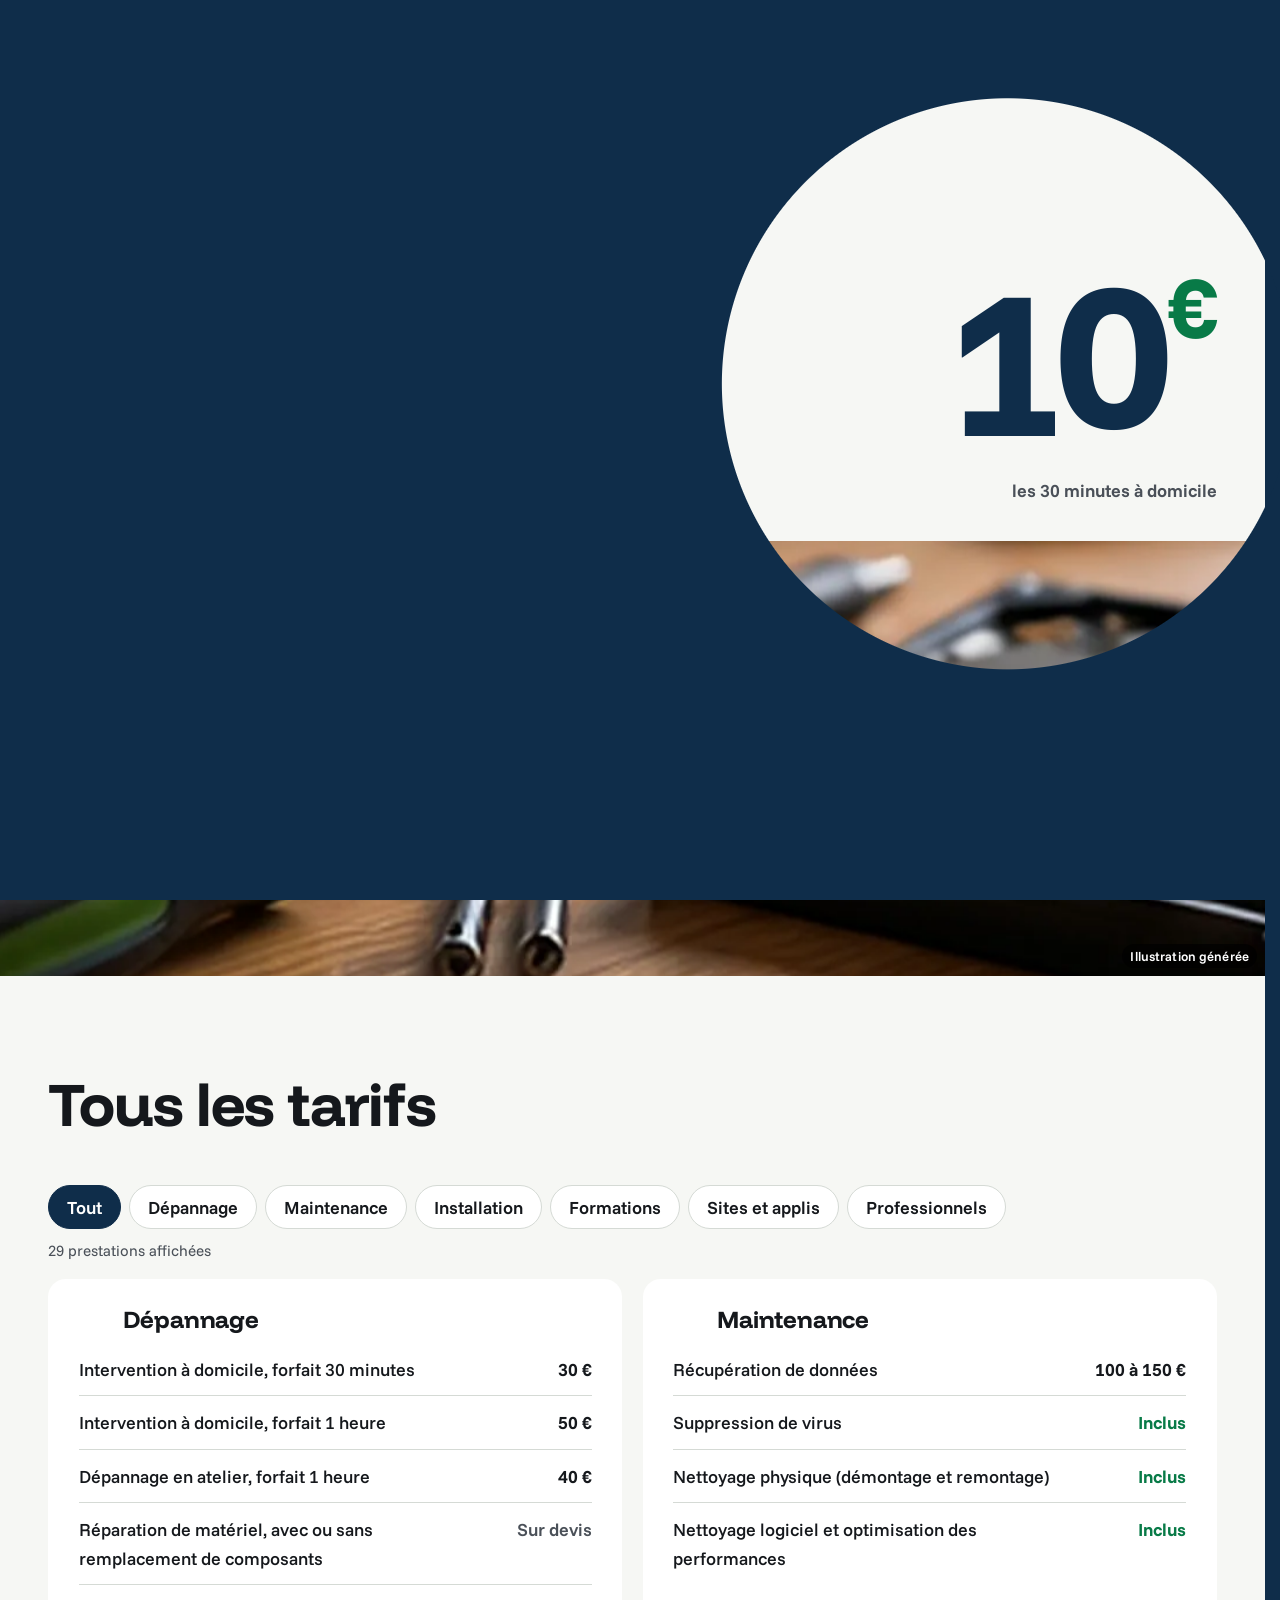
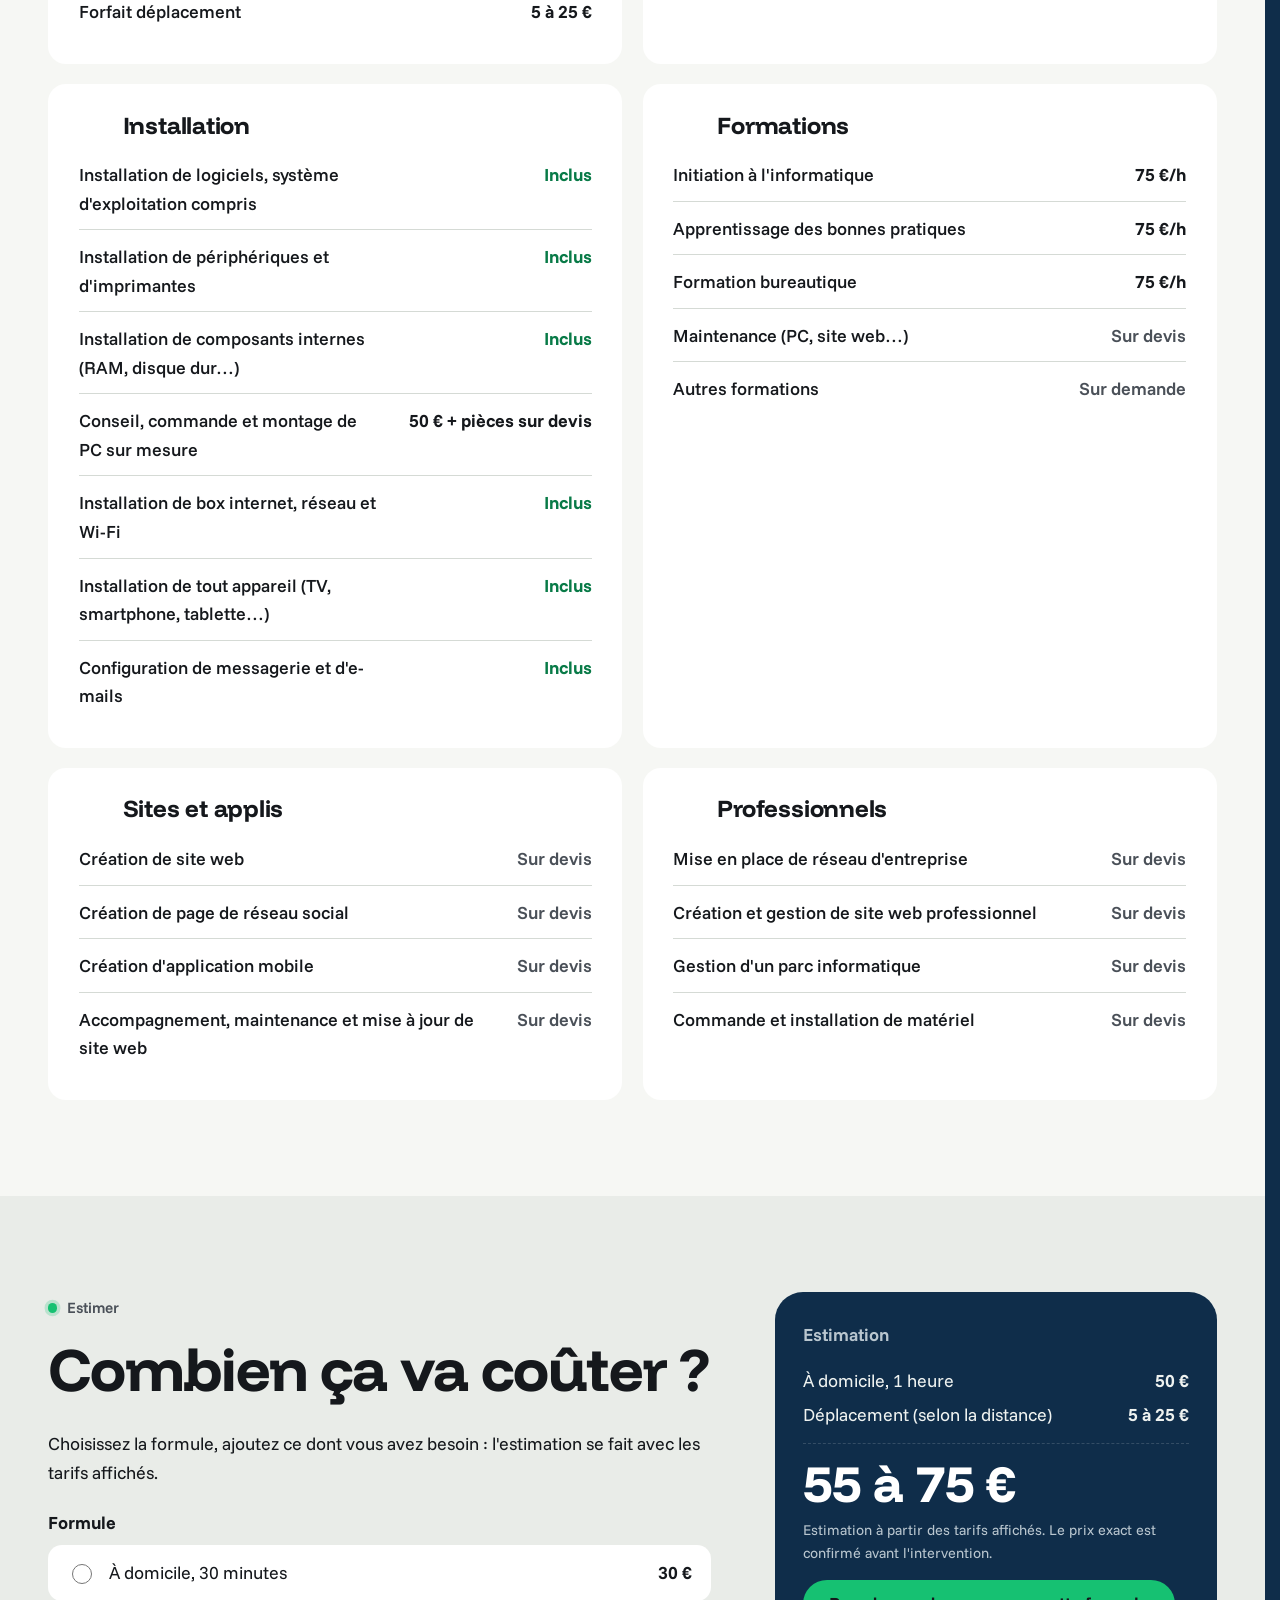
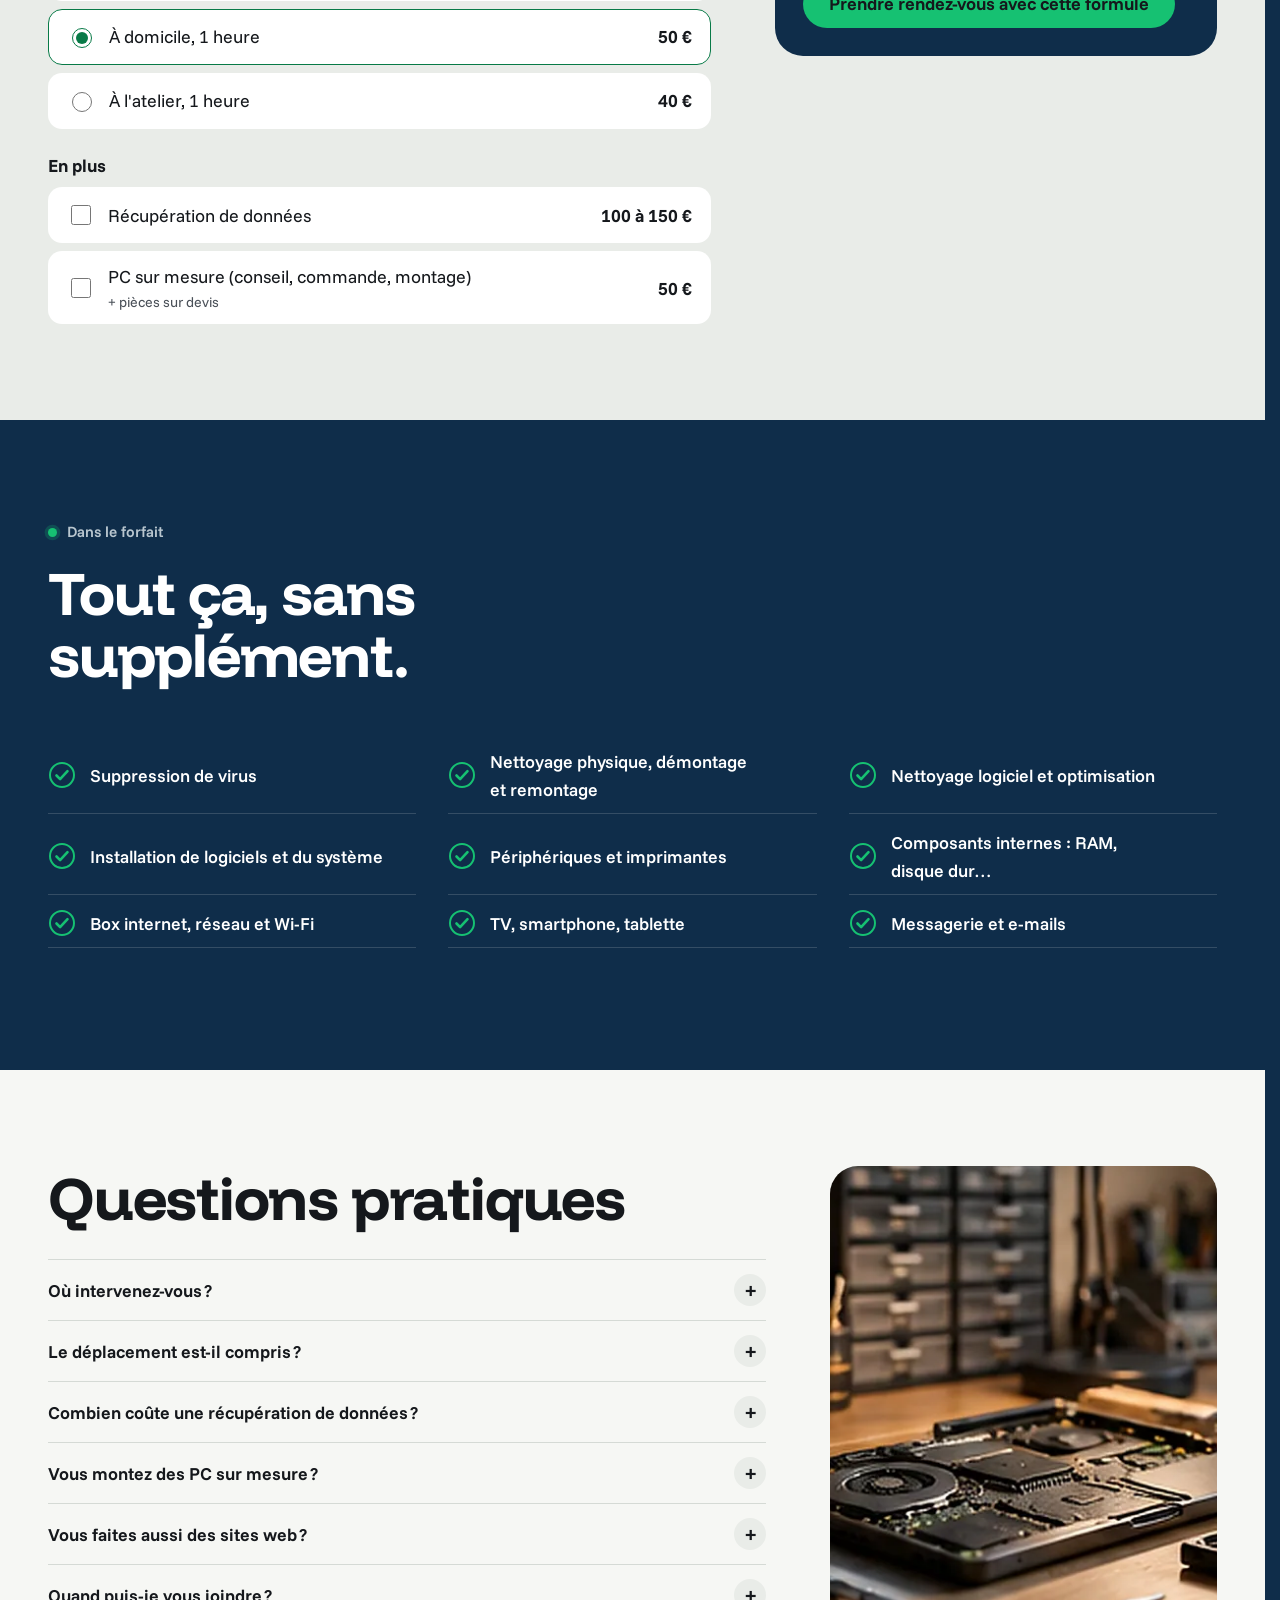
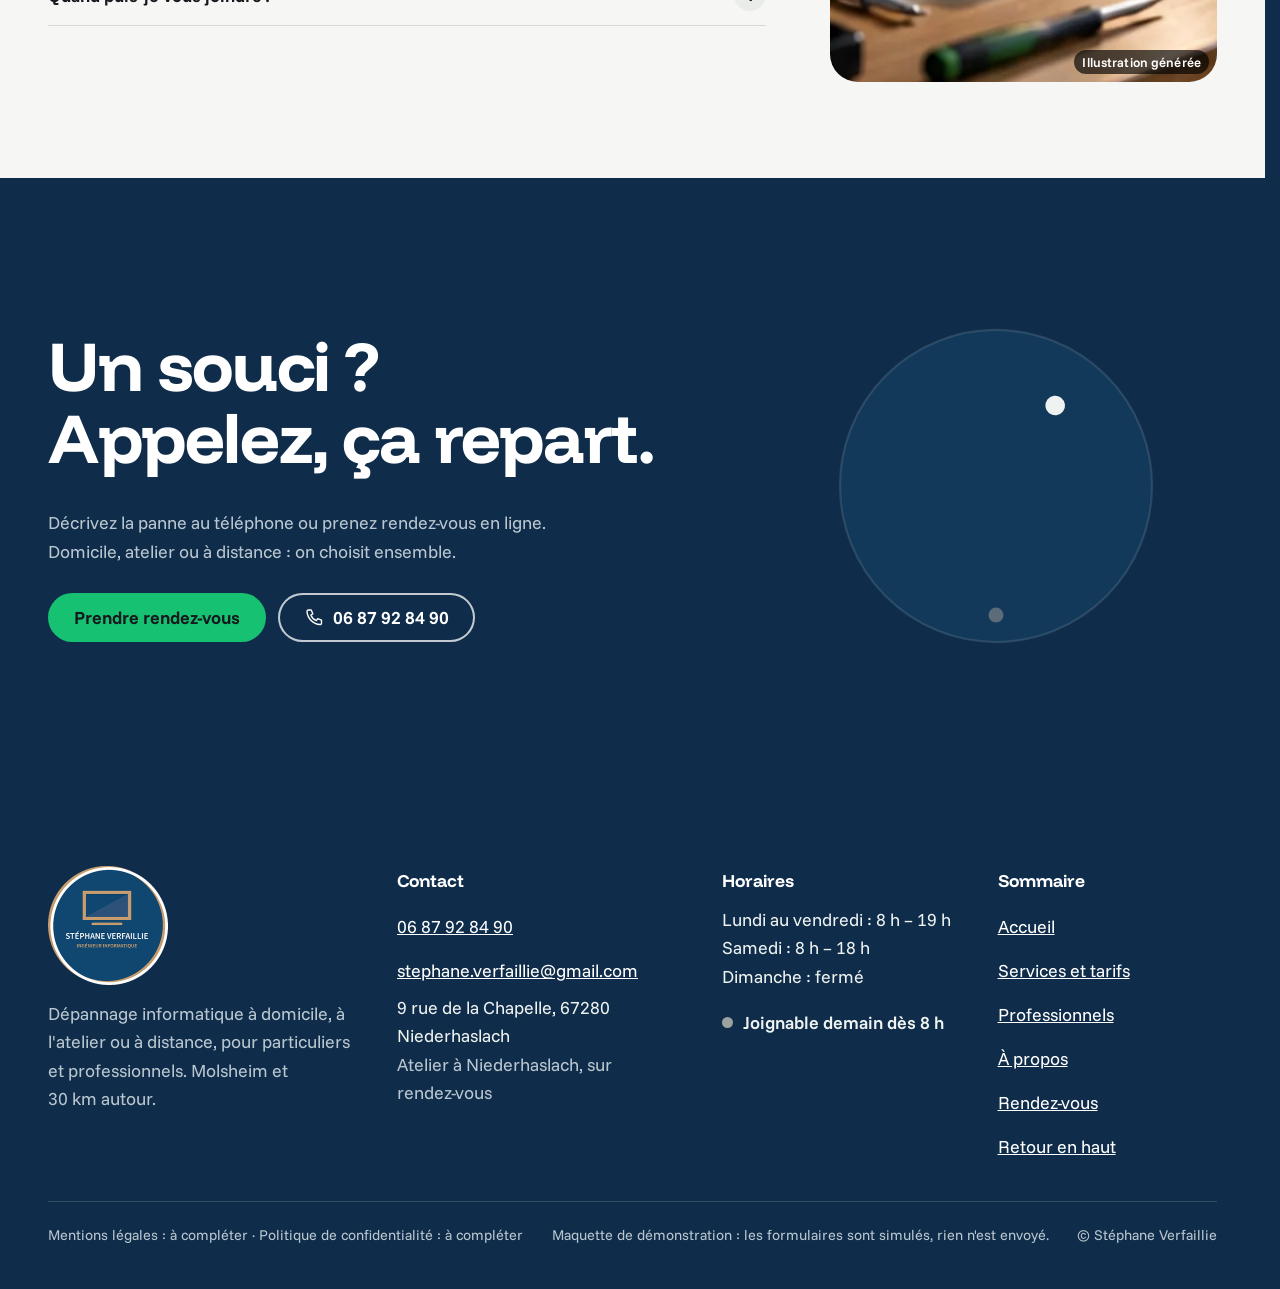
<file: services.html>
<!doctype html>
<html lang="fr" data-v="2">
<head>
<meta charset="utf-8">
<meta name="viewport" content="width=device-width, initial-scale=1, viewport-fit=cover">
<title>Services et tarifs : dépannage informatique dès 30 €</title>
<meta name="description" content="Tous les tarifs : dépannage à domicile dès 30 €, atelier 40 € l&#39;heure, récupération de données, formations à 75 € l&#39;heure, sites web sur devis.">
<meta name="robots" content="noindex, nofollow">
<link rel="canonical" href="https://stephane-verfaillie-maquette.vercel.app/services">
<style>:root{--fond:#f6f7f4;--texte:#15181c;--voile-fond:#0f2d4a;--ouverture-fond:#0f2d4a;--menu-fond:#f6f7f4}:root { --entete-h: 72px; --barres-h: 0px; } html { background: var(--fond); color: var(--texte); scrollbar-gutter: stable; } body { margin: 0; background: var(--fond); } html.js:not(.secours):not([data-arrivee="retour"]) [data-anime] { opacity: 0; } html.js:not(.secours):not([data-arrivee="retour"]) [data-anime].vu { opacity: 1; } [data-voile] { position: fixed; inset: 0; z-index: 900; background: var(--voile-fond); transform: translateY(100%); visibility: hidden; pointer-events: none; } html[data-arrivee="voile"]:not(.voile-leve):not(.secours) [data-voile] { transform: none; visibility: visible; } html.secours [data-voile] { visibility: hidden !important; } .ouverture-panneau { position: fixed; inset: 0; z-index: 850; display: none; place-content: center; justify-items: center; background: var(--ouverture-fond, var(--voile-fond)); color: var(--fond); text-align: center; } html.js[data-arrivee="intro"]:not(.secours):not(.intro-finie) .ouverture-panneau { display: grid; } html.defilement-bloque, html.defilement-bloque body, html.js[data-arrivee="intro"]:not(.secours):not(.intro-finie), html.js[data-arrivee="intro"]:not(.secours):not(.intro-finie) body, html[data-arrivee="voile"]:not(.voile-leve):not(.secours), html[data-arrivee="voile"]:not(.voile-leve):not(.secours) body { overflow: hidden; } html.js[data-arrivee="intro"]:not(.secours):not(.intro-finie) { background-color: var(--ouverture-fond, var(--voile-fond)); } html[data-arrivee="voile"]:not(.voile-leve):not(.secours) { background-color: var(--voile-fond); }</style>
<script>(function () {
var d = document.documentElement, ss = null, ls = null;
try { ss = window.sessionStorage; ls = window.localStorage; } catch (e) {}
d.classList.add('js');
var nav = performance.getEntriesByType ? performance.getEntriesByType('navigation')[0] : null;
var type = nav ? nav.type : 'navigate';
var depart = null;
try { depart = JSON.parse(ss.getItem('socle:depart') || 'null'); ss.removeItem('socle:depart'); } catch (e) {}
if (depart && !(Date.now() - depart.t < 15000)) depart = null;
var mode = type === 'back_forward' ? 'retour' : type === 'reload' ? 'intro' : depart ? 'voile' : 'intro';
d.setAttribute('data-arrivee', mode);
if (mode === 'voile' && depart.couleur) d.style.setProperty('--voile-fond', depart.couleur);
if (type === 'reload' && 'scrollRestoration' in history) {
history.scrollRestoration = 'manual';
}
try {
var choisie = ls && ls.getItem('socle:langue');
var langue = (d.lang || '').slice(0, 2);
if (choisie && choisie !== langue && type === 'navigate' && !depart) {
var alt = document.querySelector('link[rel="alternate"][hreflang="' + choisie + '"]');
if (alt) location.replace(new URL(alt.href).pathname + location.search + location.hash);
}
} catch (e) {}
setTimeout(function () { if (!d.classList.contains('demarre')) d.classList.add('secours'); }, 2000);
})();</script>
<link rel="preload" href="/assets/polices/funnel-display.woff2" as="font" type="font/woff2" crossorigin>
<link rel="stylesheet" href="/assets/css/socle.css?v=2">
<link rel="stylesheet" href="/assets/css/site.css?v=2">
<link rel="modulepreload" href="/assets/js/site.js?v=2">
<link rel="modulepreload" href="/assets/js/socle/index.js?v=2">
<script src="/assets/vendor/gsap.min.js" defer></script>
<script src="/assets/vendor/ScrollTrigger.min.js" defer></script>
<script src="/assets/vendor/SplitText.min.js" defer></script>
<script type="module" src="/assets/js/site.js?v=2"></script>
<meta name="theme-color" content="#f6f7f4">
<link rel="icon" href="/assets/images/favicon.svg" type="image/svg+xml">
<link rel="apple-touch-icon" href="/assets/images/apple-touch-icon.png">
<meta property="og:type" content="website">
<meta property="og:site_name" content="Stéphane Verfaillie">
<meta property="og:locale" content="fr_FR">
<meta property="og:title" content="Services et tarifs : dépannage informatique dès 30 €">
<meta property="og:description" content="Tous les tarifs : dépannage à domicile dès 30 €, atelier 40 € l&#39;heure, récupération de données, formations à 75 € l&#39;heure, sites web sur devis.">
<meta property="og:url" content="https://stephane-verfaillie-maquette.vercel.app/services">
<meta property="og:image" content="https://stephane-verfaillie-maquette.vercel.app/assets/partage/services-fr.jpg">
<meta property="og:image:width" content="1200">
<meta property="og:image:height" content="630">
<meta property="og:image:alt" content="Tarifs du dépannage informatique de Stéphane Verfaillie">
<meta name="twitter:card" content="summary_large_image">
<script type="application/ld+json">{"@context":"https://schema.org","@type":"LocalBusiness","name":"Stéphane Verfaillie, dépannage informatique","url":"https://stephane-verfaillie-maquette.vercel.app/","telephone":"+33687928490","email":"stephane.verfaillie@gmail.com","address":{"@type":"PostalAddress","streetAddress":"9 rue de la Chapelle","postalCode":"67280","addressLocality":"Niederhaslach","addressCountry":"FR"},"areaServed":"Molsheim et 30 km alentour","priceRange":"dès 30 €","openingHoursSpecification":[{"@type":"OpeningHoursSpecification","dayOfWeek":["Monday","Tuesday","Wednesday","Thursday","Friday"],"opens":"08:00","closes":"19:00"},{"@type":"OpeningHoursSpecification","dayOfWeek":"Saturday","opens":"08:00","closes":"18:00"}],"description":"Dépannage informatique à domicile, en atelier ou à distance, pour particuliers et professionnels, autour de Molsheim."}</script>
</head>
<body id="haut">
<div data-voile data-forme="iris" aria-hidden="true"><div class="voile-contenu"><svg class="voile-marche" viewBox="0 0 120 120" width="56" height="56"><path d="M38.8 34.6 A32 32 0 1 0 81.2 34.6"/><path d="M60 22 V58"/></svg><span data-voile-libelle>Services et tarifs</span></div></div>
<div class="ouverture-panneau" data-ouverture aria-hidden="true">
  <svg class="ouverture-marche" viewBox="0 0 120 120" width="120" height="120" data-ouverture-objet><circle class="om-fond" cx="60" cy="60" r="58"/><path class="om-anneau" d="M38.8 34.6 A32 32 0 1 0 81.2 34.6" pathLength="1"/><path class="om-trait" d="M60 22 V58" pathLength="1"/><circle class="om-led" cx="60" cy="104" r="4"/></svg>
  <span class="ouverture-trait"></span>
  <p class="ouverture-nom">Stéphane Verfaillie</p>
  <p class="ouverture-ligne">Dépannage informatique</p>
</div>
<a class="evitement" href="#contenu">Aller au contenu</a>
<header data-entete>
  <div class="entete-rangee">
    <a class="entete-logo" href="/" data-libelle="Accueil">
      <img src="/assets/images/logo.svg" alt="" width="44" height="44"><span class="entete-nom">Stéphane Verfaillie<small>Ingénieur informatique</small></span>
    </a>
    <nav data-nav aria-label="Navigation principale">
      <ul><li><a href="/services" data-libelle="Services et tarifs" aria-current="page">Services et tarifs</a></li><li><a href="/professionnels" data-libelle="Professionnels">Professionnels</a></li><li><a href="/a-propos" data-libelle="À propos">À propos</a></li><li><a href="/rendez-vous" data-libelle="Rendez-vous">Rendez-vous</a></li></ul>
    </nav>
    <div class="entete-actions">
      <a class="entete-tel" href="tel:+33687928490" aria-label="Appeler 06 87 92 84 90"><span class="voyant" data-statut-voyant aria-hidden="true"></span><span>06 87 92 84 90</span></a>
      <a class="bouton bouton--entete" href="/rendez-vous" data-libelle="Rendez-vous">Prendre rendez-vous</a>
      <button type="button" data-menu-bouton aria-controls="menu" aria-expanded="false" data-libelle-ouvrir="Menu" data-libelle-fermer="Fermer"><span data-libelle-bouton>Menu</span></button>
      <a class="menu-sansjs" href="#menu" data-menu-lien>Menu</a>
    </div>
  </div>
</header>
<script>/* Avant le premier affichage : rangées de la navigation (même règle que ajusterNav dans assets/js/socle/entete.js)
   et hauteur réelle de l'en-tête, pour que rien ne saute quand le JavaScript du site prend la main. */
(function () {
  var h = document.documentElement, u = document.querySelector('[data-nav] ul'), e = document.querySelector('[data-entete]');
  if (u) {
    var deborde = function () { return u.scrollWidth > u.clientWidth + 1; }, c = deborde();
    if (c && window.matchMedia('(min-width: 900px)').matches) {
      h.classList.add('nav-deux-rangees'); c = deborde();
      if (c) { h.classList.add('nav-deux-lignes'); var a = u.querySelector('a'); c = !a || u.getBoundingClientRect().height > a.getBoundingClientRect().height * 2.5; }
      if (c) h.classList.remove('nav-deux-rangees', 'nav-deux-lignes');
    }
    if (c) h.classList.add('nav-compacte');
  }
  if (e) h.style.setProperty('--entete-h', Math.round(e.getBoundingClientRect().height) + 'px');
})();</script>
<span id="menu-ferme" aria-hidden="true"></span>
<div id="menu" data-menu role="dialog" aria-modal="true" aria-label="Menu">
  <p class="menu-sansjs-fermer"><a href="#menu-ferme">Fermer</a></p>
  <ul><li style="--i:0"><a href="/" class="menu-lien" data-libelle="Accueil">Accueil</a></li><li style="--i:1"><a href="/services" class="menu-lien" data-libelle="Services et tarifs" aria-current="page">Services et tarifs</a></li><li style="--i:2"><a href="/professionnels" class="menu-lien" data-libelle="Professionnels">Professionnels</a></li><li style="--i:3"><a href="/a-propos" class="menu-lien" data-libelle="À propos">À propos</a></li><li style="--i:4"><a href="/rendez-vous" class="menu-lien" data-libelle="Rendez-vous">Rendez-vous</a></li></ul>
  <p><a class="bouton" href="tel:+33687928490">Appeler 06 87 92 84 90</a></p>
</div>
<main id="contenu" tabindex="-1">
<section class="tarifs-tete" id="debut">
  <div class="conteneur tarifs-tete-grille">
    <div>
      <p class="surtitre"><span class="voyant" aria-hidden="true"></span>Services et tarifs</p>
      <h1 data-anime="lignes">Des tarifs clairs, affichés avant de venir.</h1>
      <p class="masque-ecran-bas" data-anime>La liste n&#39;est pas exhaustive : pour un besoin qui n&#39;y figure pas, décrivez-le-moi.</p>
      <p class="tarifs-tete-actions" data-anime>
        <a href="/rendez-vous" class="bouton" data-libelle="Rendez-vous" data-action-principale data-survol="magnetique">Prendre rendez-vous</a>
        <span class="etiquette" data-info-cle>Déplacement 5 à 25 €</span>
      </p>
    </div>
    <p class="prix-geant" data-iris-centre><span class="visuellement-cache">30 € les 30 minutes à domicile</span><span class="prix-geant-chiffres" aria-hidden="true"><span class="rouleau" data-audit-ignorer><span class="rouleau-piste" data-effet="prix-geant"><span>3</span><span>2</span><span>1</span><span>0</span></span></span><span>0</span><span class="prix-geant-euro">€</span></span><span class="prix-geant-unite" aria-hidden="true">les 30 minutes à domicile</span></p>
  </div>
  <figure class="media tarifs-bandeau" data-grok data-fx="parallaxe" data-fx-force="8" style="--cadrage:50% 50%">
  <picture><source media="(max-width: 760px) and (orientation: portrait)" srcset="/assets/images/grok/services-bandeau-mobile-640.webp 640w" sizes="100vw">
    <img src="/assets/images/grok/services-bandeau-1280.webp" srcset="/assets/images/grok/services-bandeau-640.webp 640w, /assets/images/grok/services-bandeau-1280.webp 1280w, /assets/images/grok/services-bandeau-1920.webp 1920w" sizes="100vw" alt="Tournevis, disque dur et petites pièces sur un établi en bois" width="1280" height="549" fetchpriority="high" loading="eager" decoding="async">
  </picture><figcaption class="mention-ia">Illustration générée</figcaption>
</figure>
</section>
<section class="tarifs section" id="tarifs">
  <div class="conteneur">
    <div class="section-tete">
      <h2 data-anime="lignes">Tous les tarifs</h2>
    </div>
    <div class="filtres" role="group" aria-label="Filtrer par famille" data-filtres data-anime>
      <button type="button" class="filtre" aria-pressed="true" data-filtre="tout">Tout</button>
      <button type="button" class="filtre" aria-pressed="false" data-filtre="depannage">Dépannage</button><button type="button" class="filtre" aria-pressed="false" data-filtre="maintenance">Maintenance</button><button type="button" class="filtre" aria-pressed="false" data-filtre="installation">Installation</button><button type="button" class="filtre" aria-pressed="false" data-filtre="formations">Formations</button><button type="button" class="filtre" aria-pressed="false" data-filtre="web">Sites et applis</button><button type="button" class="filtre" aria-pressed="false" data-filtre="pros">Professionnels</button>
    </div>
    <p class="filtres-compte" data-filtres-compte aria-live="polite" data-modele="{n} prestations affichées"></p>
    <div class="familles" data-familles>
      <article class="famille" data-famille="depannage" id="famille-depannage">
        <header class="famille-tete"><svg class="icone" viewBox="0 0 24 24" fill="none" stroke="currentColor" stroke-width="1.6" stroke-linecap="round" stroke-linejoin="round" aria-hidden="true" data-fx="trace"><path d="M14.5 6.5a4 4 0 1 0 3 6.7L21 16.7 18.7 19l-1.4-1.4-1.4 1.4-1.4-1.4 1.6-1.6-1.9-1.9A4 4 0 0 0 14.5 6.5Z"/><circle cx="8.6" cy="9.6" r="1.2"/></svg><h3>Dépannage</h3></header>
        <table class="table-tarifs"><caption class="visuellement-cache">Dépannage</caption>
          <tbody><tr><th scope="row">Intervention à domicile, forfait 30 minutes</th><td data-prix class="prix-chiffre">30 €</td></tr><tr><th scope="row">Intervention à domicile, forfait 1 heure</th><td data-prix class="prix-chiffre">50 €</td></tr><tr><th scope="row">Dépannage en atelier, forfait 1 heure</th><td data-prix class="prix-chiffre">40 €</td></tr><tr><th scope="row">Réparation de matériel, avec ou sans remplacement de composants</th><td data-prix class="prix-devis">Sur devis</td></tr><tr><th scope="row">Forfait déplacement</th><td data-prix class="prix-chiffre">5 à 25 €</td></tr></tbody>
        </table>
      </article><article class="famille" data-famille="maintenance" id="famille-maintenance">
        <header class="famille-tete"><svg class="icone" viewBox="0 0 24 24" fill="none" stroke="currentColor" stroke-width="1.6" stroke-linecap="round" stroke-linejoin="round" aria-hidden="true" data-fx="trace"><path d="M14 3l-3.5 9"/><path d="M7 12h8l2 9H5l2-9Z"/><path d="M9 16v5M13 16v5"/></svg><h3>Maintenance</h3></header>
        <table class="table-tarifs"><caption class="visuellement-cache">Maintenance</caption>
          <tbody><tr><th scope="row">Récupération de données</th><td data-prix class="prix-chiffre">100 à 150 €</td></tr><tr><th scope="row">Suppression de virus</th><td data-prix class="prix-inclus">Inclus</td></tr><tr><th scope="row">Nettoyage physique (démontage et remontage)</th><td data-prix class="prix-inclus">Inclus</td></tr><tr><th scope="row">Nettoyage logiciel et optimisation des performances</th><td data-prix class="prix-inclus">Inclus</td></tr></tbody>
        </table>
      </article><article class="famille" data-famille="installation" id="famille-installation">
        <header class="famille-tete"><svg class="icone" viewBox="0 0 24 24" fill="none" stroke="currentColor" stroke-width="1.6" stroke-linecap="round" stroke-linejoin="round" aria-hidden="true" data-fx="trace"><path d="M9 3v5M15 3v5"/><path d="M6 8h12v4a6 6 0 0 1-12 0V8Z"/><path d="M12 18v3"/></svg><h3>Installation</h3></header>
        <table class="table-tarifs"><caption class="visuellement-cache">Installation</caption>
          <tbody><tr><th scope="row">Installation de logiciels, système d&#39;exploitation compris</th><td data-prix class="prix-inclus">Inclus</td></tr><tr><th scope="row">Installation de périphériques et d&#39;imprimantes</th><td data-prix class="prix-inclus">Inclus</td></tr><tr><th scope="row">Installation de composants internes (RAM, disque dur…)</th><td data-prix class="prix-inclus">Inclus</td></tr><tr><th scope="row">Conseil, commande et montage de PC sur mesure</th><td data-prix class="prix-chiffre prix-long">50 € + pièces sur devis</td></tr><tr><th scope="row">Installation de box internet, réseau et Wi-Fi</th><td data-prix class="prix-inclus">Inclus</td></tr><tr><th scope="row">Installation de tout appareil (TV, smartphone, tablette…)</th><td data-prix class="prix-inclus">Inclus</td></tr><tr><th scope="row">Configuration de messagerie et d&#39;e-mails</th><td data-prix class="prix-inclus">Inclus</td></tr></tbody>
        </table>
      </article><article class="famille" data-famille="formations" id="famille-formations">
        <header class="famille-tete"><svg class="icone" viewBox="0 0 24 24" fill="none" stroke="currentColor" stroke-width="1.6" stroke-linecap="round" stroke-linejoin="round" aria-hidden="true" data-fx="trace"><path d="M4 5.5A2.5 2.5 0 0 1 6.5 3H20v15H6.5A2.5 2.5 0 0 0 4 20.5v-15Z"/><path d="M4 20.5A2.5 2.5 0 0 0 6.5 23H20"/><path d="M9 8h7"/></svg><h3>Formations</h3></header>
        <table class="table-tarifs"><caption class="visuellement-cache">Formations</caption>
          <tbody><tr><th scope="row">Initiation à l&#39;informatique</th><td data-prix class="prix-chiffre">75 €/h</td></tr><tr><th scope="row">Apprentissage des bonnes pratiques</th><td data-prix class="prix-chiffre">75 €/h</td></tr><tr><th scope="row">Formation bureautique</th><td data-prix class="prix-chiffre">75 €/h</td></tr><tr><th scope="row">Maintenance (PC, site web…)</th><td data-prix class="prix-devis">Sur devis</td></tr><tr><th scope="row">Autres formations</th><td data-prix class="prix-devis">Sur demande</td></tr></tbody>
        </table>
      </article><article class="famille" data-famille="web" id="famille-web">
        <header class="famille-tete"><svg class="icone" viewBox="0 0 24 24" fill="none" stroke="currentColor" stroke-width="1.6" stroke-linecap="round" stroke-linejoin="round" aria-hidden="true" data-fx="trace"><rect x="3" y="4" width="18" height="16" rx="2"/><path d="M3 9h18"/><circle cx="6.5" cy="6.5" r=".6"/><circle cx="9" cy="6.5" r=".6"/><path d="M7 13h6M7 16h10"/></svg><h3>Sites et applis</h3></header>
        <table class="table-tarifs"><caption class="visuellement-cache">Sites et applis</caption>
          <tbody><tr><th scope="row">Création de site web</th><td data-prix class="prix-devis">Sur devis</td></tr><tr><th scope="row">Création de page de réseau social</th><td data-prix class="prix-devis">Sur devis</td></tr><tr><th scope="row">Création d&#39;application mobile</th><td data-prix class="prix-devis">Sur devis</td></tr><tr><th scope="row">Accompagnement, maintenance et mise à jour de site web</th><td data-prix class="prix-devis">Sur devis</td></tr></tbody>
        </table>
      </article><article class="famille" data-famille="pros" id="famille-pros">
        <header class="famille-tete"><svg class="icone" viewBox="0 0 24 24" fill="none" stroke="currentColor" stroke-width="1.6" stroke-linecap="round" stroke-linejoin="round" aria-hidden="true" data-fx="trace"><rect x="9" y="2.5" width="6" height="5" rx="1"/><rect x="2.5" y="16.5" width="6" height="5" rx="1"/><rect x="15.5" y="16.5" width="6" height="5" rx="1"/><path d="M12 7.5V12M5.5 16.5V12h13v4.5"/></svg><h3>Professionnels</h3></header>
        <table class="table-tarifs"><caption class="visuellement-cache">Professionnels</caption>
          <tbody><tr><th scope="row">Mise en place de réseau d&#39;entreprise</th><td data-prix class="prix-devis">Sur devis</td></tr><tr><th scope="row">Création et gestion de site web professionnel</th><td data-prix class="prix-devis">Sur devis</td></tr><tr><th scope="row">Gestion d&#39;un parc informatique</th><td data-prix class="prix-devis">Sur devis</td></tr><tr><th scope="row">Commande et installation de matériel</th><td data-prix class="prix-devis">Sur devis</td></tr></tbody>
        </table>
      </article>
    </div>
  </div>
</section>
<section class="estimer section fond-2" id="estimer">
  <div class="conteneur estimer-grille">
    <div>
      <p class="surtitre"><span class="voyant" aria-hidden="true"></span>Estimer</p>
      <h2 data-anime="lignes">Combien ça va coûter ?</h2>
      <p data-anime>Choisissez la formule, ajoutez ce dont vous avez besoin : l&#39;estimation se fait avec les tarifs affichés.</p>
      <form class="estimer-form" data-estimer action="#" novalidate data-anime>
        <fieldset><legend>Formule</legend>
          <label class="choix"><input type="radio" name="formule" value="domicile-30" data-prix="30" data-deplacement="1"><span>À domicile, 30 minutes</span><strong>30 €</strong></label><label class="choix"><input type="radio" name="formule" value="domicile-60" data-prix="50" data-deplacement="1" checked><span>À domicile, 1 heure</span><strong>50 €</strong></label><label class="choix"><input type="radio" name="formule" value="atelier-60" data-prix="40" data-deplacement="0"><span>À l&#39;atelier, 1 heure</span><strong>40 €</strong></label>
        </fieldset>
        <fieldset><legend>En plus</legend>
          <label class="choix"><input type="checkbox" name="option" value="donnees" data-min="100" data-max="150" data-nom="Récupération de données"><span>Récupération de données</span><strong>100 à 150 €</strong></label><label class="choix"><input type="checkbox" name="option" value="pc" data-min="50" data-max="50" data-nom="PC sur mesure (conseil, commande, montage)"><span>PC sur mesure (conseil, commande, montage) <small>+ pièces sur devis</small></span><strong>50 €</strong></label>
        </fieldset>
      </form>
    </div>
    <aside class="ticket" data-ticket data-effet="ticket" aria-live="polite">
      <p class="ticket-titre">Estimation</p>
      <ul class="ticket-lignes" data-ticket-lignes data-deplacement="Déplacement (selon la distance)"></ul>
      <p class="ticket-total" data-prix><span data-ticket-total>55 à 75 €</span></p>
      <p class="ticket-note">Estimation à partir des tarifs affichés. Le prix exact est confirmé avant l&#39;intervention.</p>
      <a class="bouton" href="/rendez-vous?lieu=domicile" data-libelle="Rendez-vous" data-ticket-lien>Prendre rendez-vous avec cette formule</a>
    </aside>
  </div>
</section>
<section class="inclus section bande-nuit" id="inclus">
  <div class="conteneur">
    <div class="section-tete">
      <p class="surtitre surtitre--clair"><span class="voyant" aria-hidden="true"></span>Dans le forfait</p>
      <h2 data-anime="lignes">Tout ça, sans supplément.</h2>
    </div>
    <ul class="compris-liste compris-liste--grille"><li data-coche><svg class="coche" viewBox="0 0 28 28" aria-hidden="true" data-effet="coche"><circle cx="14" cy="14" r="12" pathLength="1"/><path d="M8.5 14.5l3.6 3.6 7.4-8" pathLength="1"/></svg><span>Suppression de virus</span></li><li data-coche><svg class="coche" viewBox="0 0 28 28" aria-hidden="true" data-effet="coche"><circle cx="14" cy="14" r="12" pathLength="1"/><path d="M8.5 14.5l3.6 3.6 7.4-8" pathLength="1"/></svg><span>Nettoyage physique, démontage et remontage</span></li><li data-coche><svg class="coche" viewBox="0 0 28 28" aria-hidden="true" data-effet="coche"><circle cx="14" cy="14" r="12" pathLength="1"/><path d="M8.5 14.5l3.6 3.6 7.4-8" pathLength="1"/></svg><span>Nettoyage logiciel et optimisation</span></li><li data-coche><svg class="coche" viewBox="0 0 28 28" aria-hidden="true" data-effet="coche"><circle cx="14" cy="14" r="12" pathLength="1"/><path d="M8.5 14.5l3.6 3.6 7.4-8" pathLength="1"/></svg><span>Installation de logiciels et du système</span></li><li data-coche><svg class="coche" viewBox="0 0 28 28" aria-hidden="true" data-effet="coche"><circle cx="14" cy="14" r="12" pathLength="1"/><path d="M8.5 14.5l3.6 3.6 7.4-8" pathLength="1"/></svg><span>Périphériques et imprimantes</span></li><li data-coche><svg class="coche" viewBox="0 0 28 28" aria-hidden="true" data-effet="coche"><circle cx="14" cy="14" r="12" pathLength="1"/><path d="M8.5 14.5l3.6 3.6 7.4-8" pathLength="1"/></svg><span>Composants internes : RAM, disque dur…</span></li><li data-coche><svg class="coche" viewBox="0 0 28 28" aria-hidden="true" data-effet="coche"><circle cx="14" cy="14" r="12" pathLength="1"/><path d="M8.5 14.5l3.6 3.6 7.4-8" pathLength="1"/></svg><span>Box internet, réseau et Wi-Fi</span></li><li data-coche><svg class="coche" viewBox="0 0 28 28" aria-hidden="true" data-effet="coche"><circle cx="14" cy="14" r="12" pathLength="1"/><path d="M8.5 14.5l3.6 3.6 7.4-8" pathLength="1"/></svg><span>TV, smartphone, tablette</span></li><li data-coche><svg class="coche" viewBox="0 0 28 28" aria-hidden="true" data-effet="coche"><circle cx="14" cy="14" r="12" pathLength="1"/><path d="M8.5 14.5l3.6 3.6 7.4-8" pathLength="1"/></svg><span>Messagerie et e-mails</span></li></ul>
  </div>
</section>
<section class="questions section" id="questions">
  <div class="conteneur questions-grille">
    <div>
      <h2 data-anime="lignes">Questions pratiques</h2>
      <div class="faq"><details class="faq-item" data-anime><summary>Où intervenez-vous ?</summary><p>À domicile dans un rayon de 30 km autour de Molsheim, à distance, ou à l&#39;atelier de Niederhaslach, sur rendez-vous.</p></details><details class="faq-item" data-anime><summary>Le déplacement est-il compris ?</summary><p>Non : un forfait déplacement de 5 à 25 € s&#39;ajoute selon la distance. À l&#39;atelier, il n&#39;y en a pas.</p></details><details class="faq-item" data-anime><summary>Combien coûte une récupération de données ?</summary><p>Entre 100 et 150 €.</p></details><details class="faq-item" data-anime><summary>Vous montez des PC sur mesure ?</summary><p>Oui : conseil, commande et montage pour 50 €, plus les pièces sur devis.</p></details><details class="faq-item" data-anime><summary>Vous faites aussi des sites web ?</summary><p>Oui : site web, page de réseau social et application mobile, ainsi que leur maintenance, sur devis.</p></details><details class="faq-item" data-anime><summary>Quand puis-je vous joindre ?</summary><p>Du lundi au vendredi de 8 h à 19 h, le samedi de 8 h à 18 h, au 06 87 92 84 90.</p></details></div>
    </div>
    <figure class="media questions-media" data-grok data-fx="parallaxe" style="--cadrage:50% 50%">
  <picture>
    <img src="/assets/images/grok/facon-atelier-784.webp" srcset="/assets/images/grok/facon-atelier-480.webp 480w, /assets/images/grok/facon-atelier-640.webp 640w, /assets/images/grok/facon-atelier-784.webp 784w" sizes="(max-width: 760px) 92vw, 35vw" alt="Portable ouvert par en dessous sur un établi, sous une lampe" width="784" height="1176" loading="lazy" decoding="async">
  </picture><figcaption class="mention-ia">Illustration générée</figcaption>
</figure>
  </div>
</section>
<section class="appel" id="appel">
  <div class="conteneur appel-grille">
    <div class="appel-contenu">
      <h2 data-anime="lignes">Un souci ? Appelez, ça repart.</h2>
      <p data-anime>Décrivez la panne au téléphone ou prenez rendez-vous en ligne. Domicile, atelier ou à distance : on choisit ensemble.</p>
      <p class="appel-actions" data-anime>
        <a href="/rendez-vous" class="bouton" data-libelle="Rendez-vous" data-survol="magnetique">Prendre rendez-vous</a>
        <a class="bouton bouton--contour-clair" href="tel:+33687928490" aria-label="Appeler 06 87 92 84 90"><svg class="icone icone--bouton" viewBox="0 0 24 24" fill="none" stroke="currentColor" stroke-width="1.6" stroke-linecap="round" stroke-linejoin="round" aria-hidden="true"><path d="M5 3.5h3.5l1.8 4.5-2.3 1.5a11 11 0 0 0 6.5 6.5l1.5-2.3 4.5 1.8V19a1.5 1.5 0 0 1-1.6 1.5A16.5 16.5 0 0 1 3.5 5.1 1.5 1.5 0 0 1 5 3.5Z"/></svg>06 87 92 84 90</a>
      </p>
    </div>
    <div class="appel-anneau" data-visuel aria-hidden="true">
      <svg class="anneau" viewBox="0 0 240 240"><circle class="anneau-fond" cx="120" cy="120" r="104"/><path class="anneau-arc" d="M80.6 66.3 A64 64 0 1 0 159.4 66.3" pathLength="1" data-effet="anneau"/><path class="anneau-trait" d="M120 42 V114" pathLength="1"/><circle class="anneau-led" cx="120" cy="206" r="5"/></svg>
    </div>
  </div>
</section>
</main>
<footer class="pied" id="pied">
  <div class="conteneur pied-grille">
    <div class="pied-marque">
      <img src="/assets/images/logo-pied.png" alt="Stéphane Verfaillie, Ingénieur informatique" width="120" height="119" loading="lazy">
      <p>Dépannage informatique à domicile, à l&#39;atelier ou à distance, pour particuliers et professionnels. Molsheim et 30 km autour.</p>
    </div>
    <div>
      <p class="pied-titre">Contact</p>
      <p><a href="tel:+33687928490">06 87 92 84 90</a><br><a href="mailto:stephane.verfaillie@gmail.com">stephane.verfaillie@gmail.com</a><br>9 rue de la Chapelle, 67280 Niederhaslach<br><span class="pied-doux">Atelier à Niederhaslach, sur rendez-vous</span></p>
    </div>
    <div>
      <p class="pied-titre">Horaires</p>
      <p>Lundi au vendredi : 8 h – 19 h<br>Samedi : 8 h – 18 h<br>Dimanche : fermé</p>
      <p class="pied-statut" data-statut hidden><span class="voyant" aria-hidden="true"></span><span data-statut-texte></span></p>
    </div>
    <nav aria-label="Sommaire">
      <p class="pied-titre">Sommaire</p>
      <ul><li><a href="/" data-libelle="Accueil">Accueil</a></li><li><a href="/services" data-libelle="Services et tarifs" aria-current="page">Services et tarifs</a></li><li><a href="/professionnels" data-libelle="Professionnels">Professionnels</a></li><li><a href="/a-propos" data-libelle="À propos">À propos</a></li><li><a href="/rendez-vous" data-libelle="Rendez-vous">Rendez-vous</a></li><li><a href="#haut" data-sans-transition>Retour en haut</a></li></ul>
    </nav>
  </div>
  <div class="conteneur pied-bas"><p>Mentions légales : à compléter · Politique de confidentialité : à compléter</p><p>Maquette de démonstration : les formulaires sont simulés, rien n&#39;est envoyé.</p><p>© Stéphane Verfaillie</p></div>
</footer>
<div data-barre-fixe>
  <a class="bouton bouton--contour" href="tel:+33687928490" aria-label="Appeler 06 87 92 84 90">Appeler</a>
  <a class="bouton" href="/rendez-vous" data-libelle="Rendez-vous">Rendez-vous</a>
</div>
<script type="application/json" data-horaires>{"fuseau":"Europe/Paris","seuil_ferme_bientot":30,"regle_feries":"inconnu","feries":[{"date":"2026-12-25","nom":"Noël"},{"date":"2026-12-26","nom":"Saint-Étienne"},{"date":"2027-01-01","nom":"Jour de l'an"},{"date":"2027-03-26","nom":"Vendredi saint"},{"date":"2027-03-29","nom":"Lundi de Pâques"},{"date":"2027-05-01","nom":"Fête du Travail"},{"date":"2027-05-06","nom":"Ascension"},{"date":"2027-05-08","nom":"Victoire 1945"},{"date":"2027-05-17","nom":"Lundi de Pentecôte"},{"date":"2027-07-14","nom":"Fête nationale"},{"date":"2027-08-15","nom":"Assomption"},{"date":"2027-11-01","nom":"Toussaint"},{"date":"2027-11-11","nom":"Armistice"},{"date":"2027-12-25","nom":"Noël"},{"date":"2027-12-26","nom":"Saint-Étienne"}],"adresses":[{"id":"stephane","nom":"Stéphane Verfaillie","adresse":"9 rue de la Chapelle, 67280 Niederhaslach","telephone":"06 87 92 84 90","semaine":{"lundi":["08:00-19:00"],"mardi":["08:00-19:00"],"mercredi":["08:00-19:00"],"jeudi":["08:00-19:00"],"vendredi":["08:00-19:00"],"samedi":["08:00-18:00"],"dimanche":[]},"exceptions":[]}]}</script>
</body>
</html>
</file>
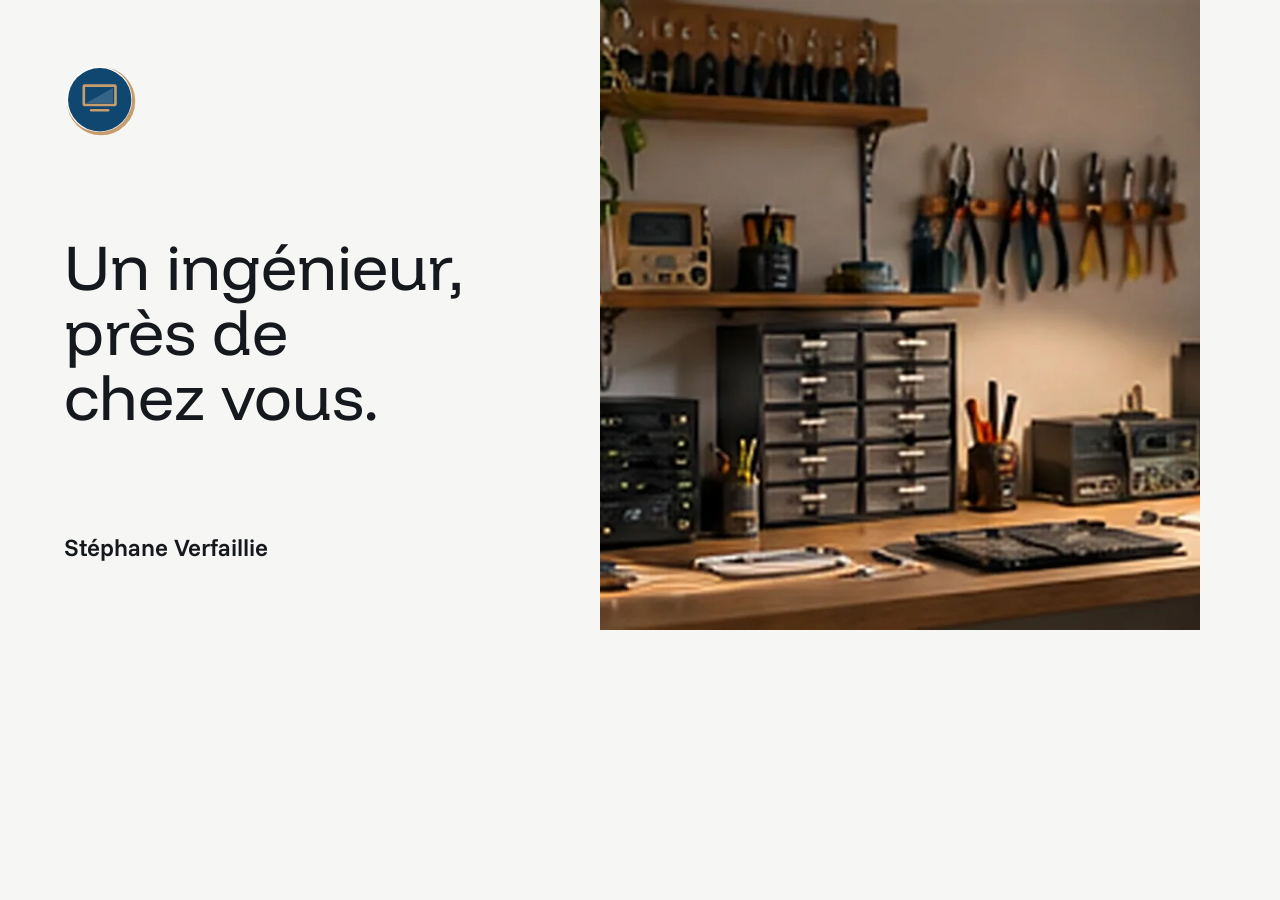
<file: _partage/a-propos-fr.html>
<!doctype html>
<html lang="fr"><head><meta charset="utf-8">
<link rel="stylesheet" href="/assets/css/socle.css"><link rel="stylesheet" href="/assets/css/site.css">
<style>:root{--fond:#f6f7f4;--texte:#15181c}
html,body{margin:0;width:1200px;height:630px;overflow:hidden;background:var(--fond);color:var(--texte)}
.carte{display:grid;grid-template-columns:1fr 1fr;width:1200px;height:630px}
.carte-texte{display:flex;flex-direction:column;justify-content:space-between;padding:64px}
.carte-texte img{width:72px;height:72px}
.carte-titre{font-family:var(--police-titres);font-size:64px;line-height:1.02;margin:0;text-wrap:balance}
.carte-nom{font-size:24px;font-weight:600;margin:0}
.carte-image{background:center/cover no-repeat}</style>
</head><body>
<div class="carte">
  <div class="carte-texte">
    <img src="/assets/images/logo.svg" alt="">
    <p class="carte-titre">Un ingénieur, près de chez vous.</p>
    <p class="carte-nom">Stéphane Verfaillie</p>
  </div>
  <div class="carte-image" style="background-image:url('/assets/images/grok/apropos-atelier-1280.webp')"></div>
</div>
</body></html>
</file>
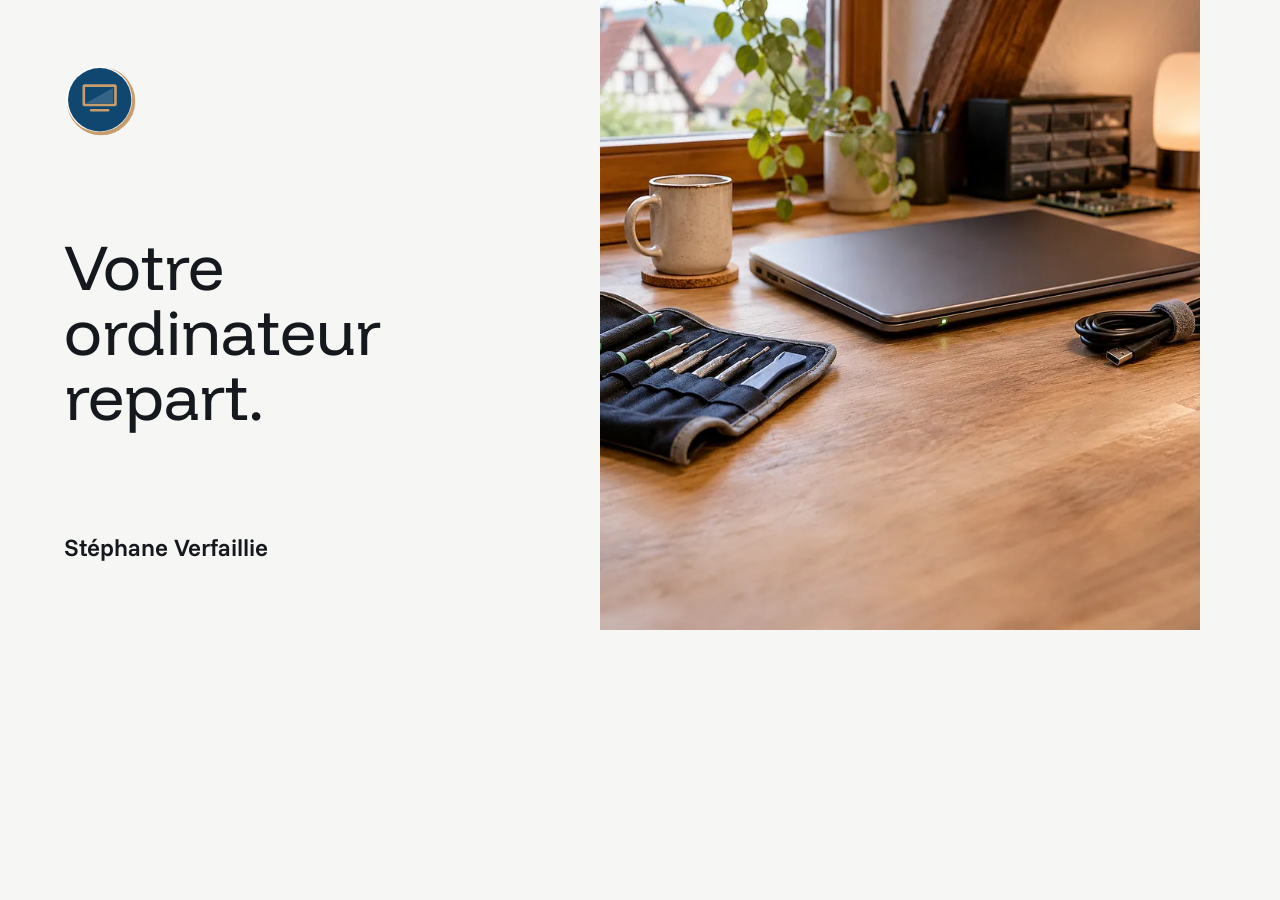
<file: _partage/accueil-fr.html>
<!doctype html>
<html lang="fr"><head><meta charset="utf-8">
<link rel="stylesheet" href="/assets/css/socle.css"><link rel="stylesheet" href="/assets/css/site.css">
<style>:root{--fond:#f6f7f4;--texte:#15181c}
html,body{margin:0;width:1200px;height:630px;overflow:hidden;background:var(--fond);color:var(--texte)}
.carte{display:grid;grid-template-columns:1fr 1fr;width:1200px;height:630px}
.carte-texte{display:flex;flex-direction:column;justify-content:space-between;padding:64px}
.carte-texte img{width:72px;height:72px}
.carte-titre{font-family:var(--police-titres);font-size:64px;line-height:1.02;margin:0;text-wrap:balance}
.carte-nom{font-size:24px;font-weight:600;margin:0}
.carte-image{background:center/cover no-repeat}</style>
</head><body>
<div class="carte">
  <div class="carte-texte">
    <img src="/assets/images/logo.svg" alt="">
    <p class="carte-titre">Votre ordinateur repart.</p>
    <p class="carte-nom">Stéphane Verfaillie</p>
  </div>
  <div class="carte-image" style="background-image:url('/assets/images/grok/accueil-ouverture-784.webp')"></div>
</div>
</body></html>
</file>
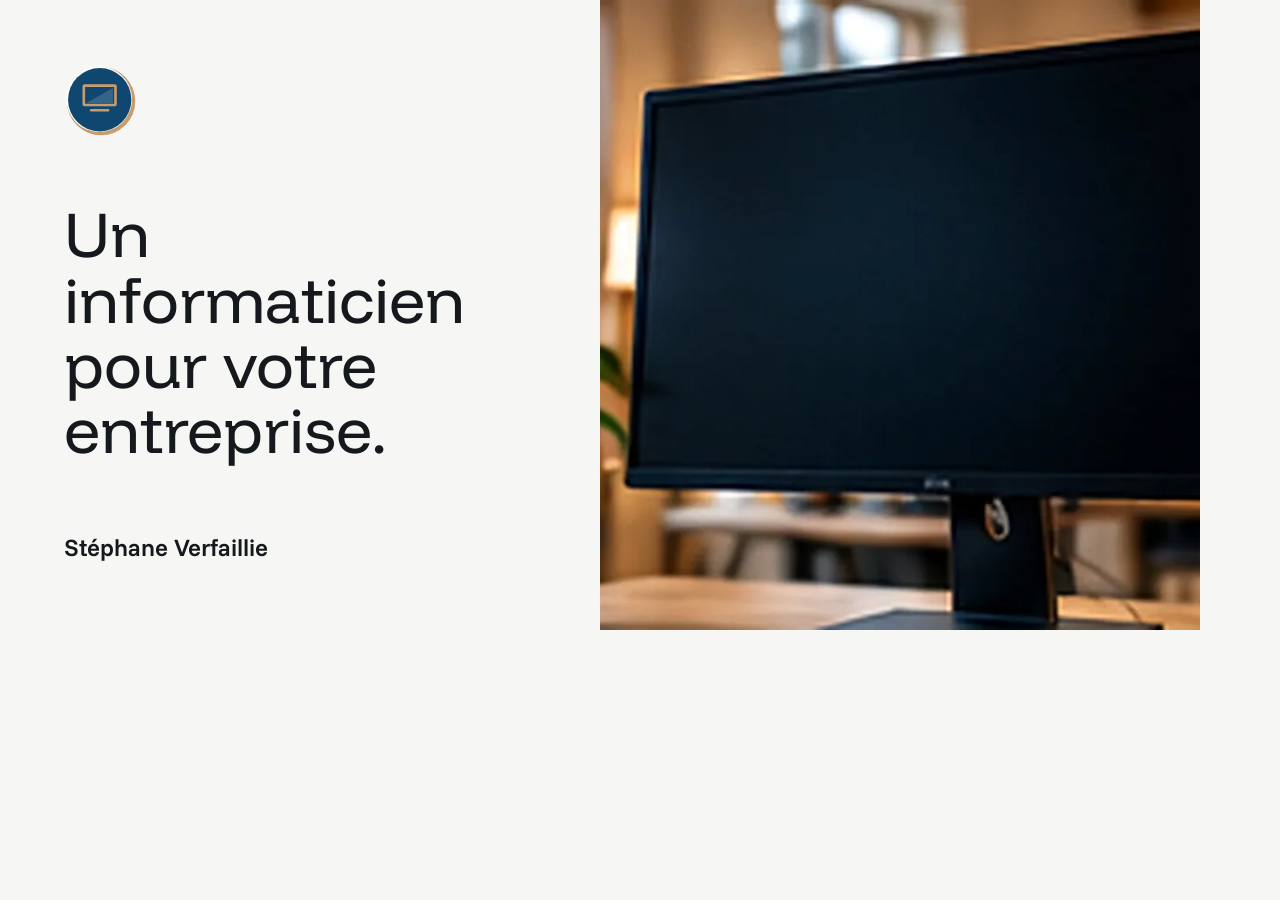
<file: _partage/professionnels-fr.html>
<!doctype html>
<html lang="fr"><head><meta charset="utf-8">
<link rel="stylesheet" href="/assets/css/socle.css"><link rel="stylesheet" href="/assets/css/site.css">
<style>:root{--fond:#f6f7f4;--texte:#15181c}
html,body{margin:0;width:1200px;height:630px;overflow:hidden;background:var(--fond);color:var(--texte)}
.carte{display:grid;grid-template-columns:1fr 1fr;width:1200px;height:630px}
.carte-texte{display:flex;flex-direction:column;justify-content:space-between;padding:64px}
.carte-texte img{width:72px;height:72px}
.carte-titre{font-family:var(--police-titres);font-size:64px;line-height:1.02;margin:0;text-wrap:balance}
.carte-nom{font-size:24px;font-weight:600;margin:0}
.carte-image{background:center/cover no-repeat}</style>
</head><body>
<div class="carte">
  <div class="carte-texte">
    <img src="/assets/images/logo.svg" alt="">
    <p class="carte-titre">Un informaticien pour votre entreprise.</p>
    <p class="carte-nom">Stéphane Verfaillie</p>
  </div>
  <div class="carte-image" style="background-image:url('/assets/images/grok/pros-ouverture-1280.webp')"></div>
</div>
</body></html>
</file>
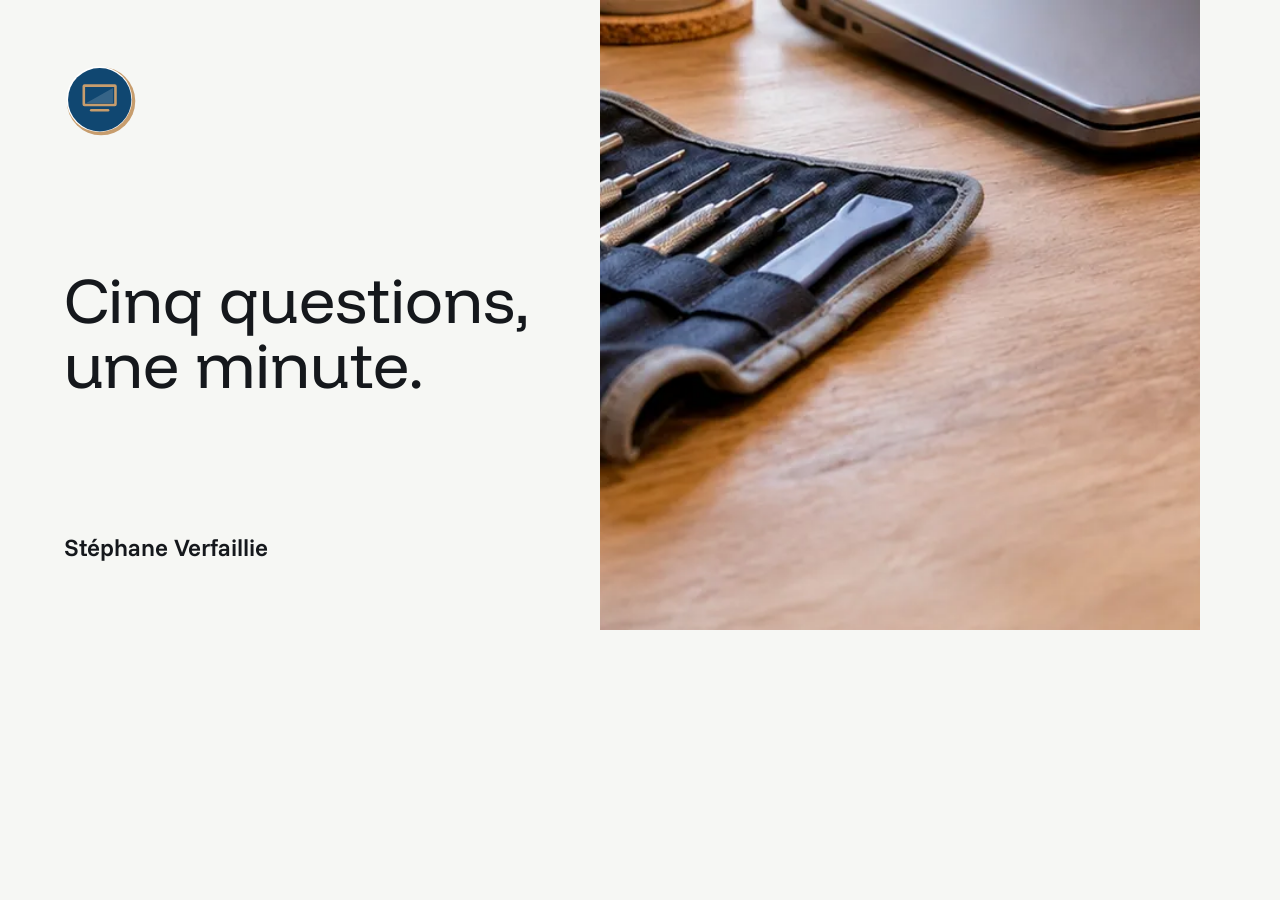
<file: _partage/rendez-vous-fr.html>
<!doctype html>
<html lang="fr"><head><meta charset="utf-8">
<link rel="stylesheet" href="/assets/css/socle.css"><link rel="stylesheet" href="/assets/css/site.css">
<style>:root{--fond:#f6f7f4;--texte:#15181c}
html,body{margin:0;width:1200px;height:630px;overflow:hidden;background:var(--fond);color:var(--texte)}
.carte{display:grid;grid-template-columns:1fr 1fr;width:1200px;height:630px}
.carte-texte{display:flex;flex-direction:column;justify-content:space-between;padding:64px}
.carte-texte img{width:72px;height:72px}
.carte-titre{font-family:var(--police-titres);font-size:64px;line-height:1.02;margin:0;text-wrap:balance}
.carte-nom{font-size:24px;font-weight:600;margin:0}
.carte-image{background:center/cover no-repeat}</style>
</head><body>
<div class="carte">
  <div class="carte-texte">
    <img src="/assets/images/logo.svg" alt="">
    <p class="carte-titre">Cinq questions, une minute.</p>
    <p class="carte-nom">Stéphane Verfaillie</p>
  </div>
  <div class="carte-image" style="background-image:url('/assets/images/grok/rdv-mallette-800.webp')"></div>
</div>
</body></html>
</file>
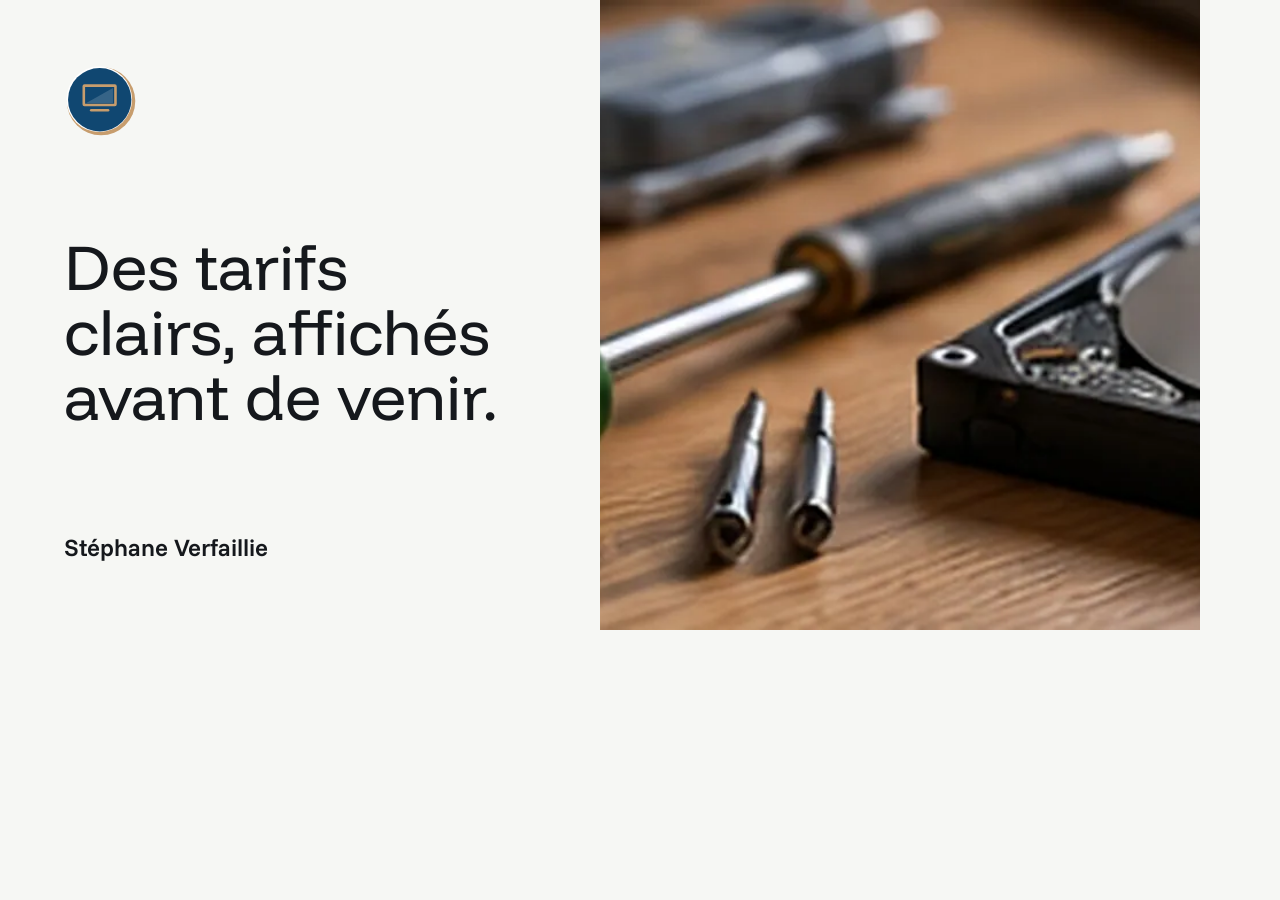
<file: _partage/services-fr.html>
<!doctype html>
<html lang="fr"><head><meta charset="utf-8">
<link rel="stylesheet" href="/assets/css/socle.css"><link rel="stylesheet" href="/assets/css/site.css">
<style>:root{--fond:#f6f7f4;--texte:#15181c}
html,body{margin:0;width:1200px;height:630px;overflow:hidden;background:var(--fond);color:var(--texte)}
.carte{display:grid;grid-template-columns:1fr 1fr;width:1200px;height:630px}
.carte-texte{display:flex;flex-direction:column;justify-content:space-between;padding:64px}
.carte-texte img{width:72px;height:72px}
.carte-titre{font-family:var(--police-titres);font-size:64px;line-height:1.02;margin:0;text-wrap:balance}
.carte-nom{font-size:24px;font-weight:600;margin:0}
.carte-image{background:center/cover no-repeat}</style>
</head><body>
<div class="carte">
  <div class="carte-texte">
    <img src="/assets/images/logo.svg" alt="">
    <p class="carte-titre">Des tarifs clairs, affichés avant de venir.</p>
    <p class="carte-nom">Stéphane Verfaillie</p>
  </div>
  <div class="carte-image" style="background-image:url('/assets/images/grok/services-bandeau-1280.webp')"></div>
</div>
</body></html>
</file>
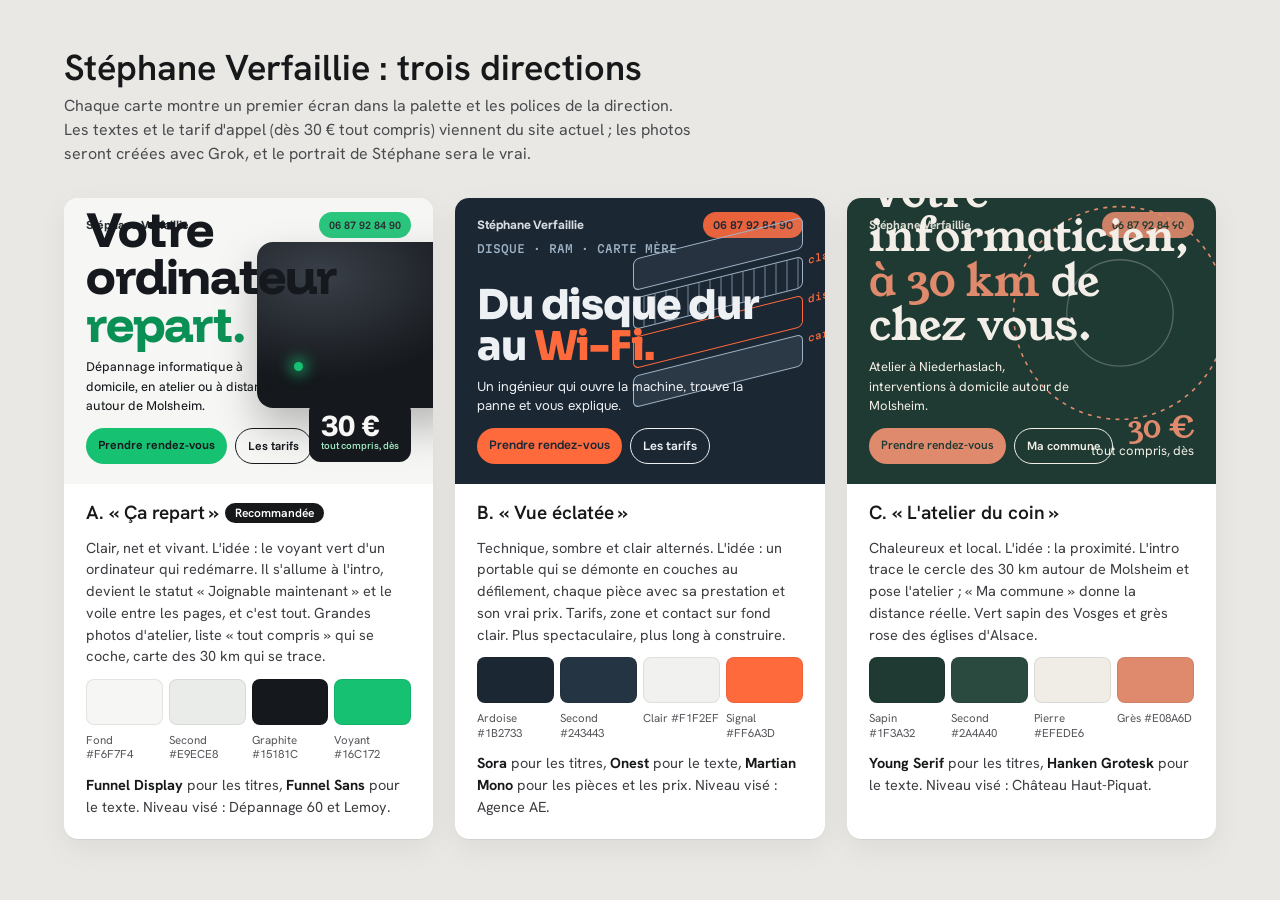
<file: _suivi/directions.html>
<!DOCTYPE html>
<html lang="fr">
<head>
<meta charset="utf-8">
<meta name="viewport" content="width=device-width, initial-scale=1">
<title>Trois directions, Stéphane Verfaillie</title>
<link rel="preconnect" href="https://fonts.googleapis.com">
<link rel="preconnect" href="https://fonts.gstatic.com" crossorigin>
<link href="https://fonts.googleapis.com/css2?family=Funnel+Display:wght@500;700;800&family=Funnel+Sans:wght@400;600&family=Sora:wght@600;700;800&family=Onest:wght@400;600&family=Martian+Mono:wght@500&family=Young+Serif&family=Hanken+Grotesk:wght@400;600&display=swap" rel="stylesheet">
<style>
/* VOICE planche de choix pour un client, calme et lisible
   IDEA trois écrans d'ouverture du futur site, côte à côte
   PICTURE chaque carte est un mini premier écran dans sa palette et ses polices
   COLOUR fond neutre pour ne favoriser aucune direction
   TYPE les polices de chaque direction, montrées en vrai */
:root{color-scheme:light;--bg:#e9e8e4;--ink:#17181a}
*{box-sizing:border-box;min-width:0}
body{margin:0;background:var(--bg);color:var(--ink);font:16px/1.5 "Hanken Grotesk",system-ui,sans-serif;overflow-x:clip}
header{padding:clamp(24px,4vw,48px) max(5vw,16px) 8px;max-width:1400px;margin:auto}
header h1{font:600 clamp(26px,3vw,36px)/1.1 "Hanken Grotesk",sans-serif;margin:0 0 6px}
header p{margin:0;color:#4a4b4f;max-width:70ch}
.grille{display:grid;grid-template-columns:repeat(3,minmax(0,1fr));gap:22px;padding:24px max(5vw,16px) 56px;max-width:1400px;margin:auto}
@media(max-width:1000px){.grille{grid-template-columns:minmax(0,1fr)}}
.dir{background:#fff;border-radius:14px;overflow:hidden;box-shadow:0 1px 0 rgba(0,0,0,.06),0 10px 30px rgba(0,0,0,.06);display:flex;flex-direction:column}
.ecran{position:relative;aspect-ratio:4/3.1;padding:20px 22px;display:flex;flex-direction:column;justify-content:flex-end;overflow:hidden}
.nav{position:absolute;top:14px;left:22px;right:22px;display:flex;justify-content:space-between;align-items:center;font-size:11px;opacity:.9}
.nav b{font-size:12px}
.nav span{padding:5px 10px;border-radius:99px;font-weight:600}
.ecran h2{margin:0 0 10px;line-height:.98;position:relative;z-index:2}
.ecran p{margin:0 0 12px;font-size:13px;max-width:30ch;position:relative;z-index:2}
.btns{display:flex;gap:8px;flex-wrap:wrap;position:relative;z-index:2}
.btns i{font-style:normal;font-size:12px;font-weight:600;padding:8px 12px;border-radius:99px}
.prix{position:absolute;z-index:2}
.info{padding:18px 22px 22px;display:grid;gap:12px}
.info h3{margin:0;font:600 19px/1.2 "Hanken Grotesk",sans-serif}
.info p{margin:0;font-size:14.5px;color:#3c3d41}
.nuancier{display:grid;grid-template-columns:repeat(4,minmax(0,1fr));gap:6px}
.nuancier div{height:46px;border-radius:8px;border:1px solid rgba(0,0,0,.08)}
.nuancier small{display:block;font-size:11.5px;color:#55565a;margin-top:4px;line-height:1.25}
.typos{font-size:14px;color:#3c3d41}
.typos strong{color:var(--ink)}
.reco{display:inline-block;background:#17181a;color:#fff;font-size:12px;font-weight:600;border-radius:99px;padding:3px 10px;margin-left:6px;vertical-align:2px}

/* A : Ça repart */
.a .ecran{background:#f6f7f4;color:#15181c;font-family:"Funnel Sans",sans-serif}
.a h2{font:800 clamp(36px,3.9vw,54px)/.95 "Funnel Display",sans-serif;letter-spacing:-.02em}
.a h2 em{font-style:normal;color:#0a8f55}
.a .nav span{background:#16c172;color:#15181c}
.a .btns i:first-child{background:#16c172;color:#15181c}.a .btns i+i{border:1.5px solid #15181c}
.a .photo{position:absolute;right:-30px;top:44px;width:56%;height:58%;border-radius:16px;background:radial-gradient(120% 90% at 30% 20%,#3a4049 0,#15181c 70%);box-shadow:0 20px 40px rgba(0,0,0,.25)}
.a .photo::after{content:"";position:absolute;left:18%;bottom:22%;width:9px;height:9px;border-radius:50%;background:#16c172;box-shadow:0 0 14px 4px rgba(22,193,114,.7)}
.a .prix{right:22px;bottom:22px;font:800 30px/1 "Funnel Display";background:#15181c;color:#f6f7f4;padding:10px 12px;border-radius:12px}
.a .prix small{display:block;font:500 10px/1.2 "Funnel Sans";color:#9fe8c3}
.a .statut{display:flex;align-items:center;gap:6px;font-size:11.5px;margin-bottom:10px;position:relative;z-index:2}
.a .statut::before{content:"";width:8px;height:8px;border-radius:50%;background:#16c172}

/* B : Vue éclatée */
.b .ecran{background:#1b2733;color:#eef1f4;font-family:Onest,sans-serif}
.b h2{font:800 clamp(30px,3.2vw,44px)/1 Sora,sans-serif;letter-spacing:-.03em}
.b h2 em{font-style:normal;color:#ff6a3d}
.b .nav span{background:#ff6a3d;color:#1b2733}
.b .btns i:first-child{background:#ff6a3d;color:#1b2733}.b .btns i+i{border:1.5px solid #eef1f4}
.b .eclate{position:absolute;right:6%;top:40px;width:46%;height:62%}
.b .eclate div{position:absolute;left:0;right:0;height:18%;border:1.5px solid #9fb3c6;border-radius:6px;transform:skewY(-14deg)}
.b .eclate div:nth-child(1){top:0;background:rgba(159,179,198,.08)}
.b .eclate div:nth-child(2){top:22%;background:repeating-linear-gradient(90deg,transparent 0 9px,rgba(159,179,198,.35) 9px 11px)}
.b .eclate div:nth-child(3){top:44%;border-color:#ff6a3d}
.b .eclate div:nth-child(4){top:66%;background:rgba(159,179,198,.12)}
.b .eclate span{position:absolute;right:-6px;font:500 9.5px/1 "Martian Mono";color:#ff6a3d;transform:translateX(100%)}
.b .prix{left:22px;top:44px;font:500 11px/1.3 "Martian Mono";color:#9fb3c6}

/* C : L'atelier du coin */
.c .ecran{background:#1f3a32;color:#f3efe8;font-family:"Hanken Grotesk",sans-serif}
.c h2{font:400 clamp(32px,3.4vw,46px)/1.02 "Young Serif",serif}
.c h2 em{font-style:normal;color:#e08a6d}
.c .nav span{background:#e08a6d;color:#1f3a32}
.c .btns i:first-child{background:#e08a6d;color:#1f3a32}.c .btns i+i{border:1.5px solid #f3efe8}
.c .carte{position:absolute;right:-10%;top:-6%;width:72%;aspect-ratio:1}
.c .carte circle{fill:none}
.c .prix{right:22px;bottom:24px;font:400 13px/1.3 "Hanken Grotesk";text-align:right;color:#f3efe8}
.c .prix b{display:block;font:400 30px/1 "Young Serif";color:#e08a6d}
</style>
</head>
<body>
<header>
  <h1>Stéphane Verfaillie : trois directions</h1>
  <p>Chaque carte montre un premier écran dans la palette et les polices de la direction. Les textes et le tarif d'appel (dès 30 € tout compris) viennent du site actuel ; les photos seront créées avec Grok, et le portrait de Stéphane sera le vrai.</p>
</header>
<main class="grille">

<section class="dir a">
  <div class="ecran">
    <div class="nav"><b>Stéphane Verfaillie</b><span>06 87 92 84 90</span></div>
    <div class="photo" aria-hidden="true"></div>
    <div class="statut">Joignable maintenant, jusqu'à 19 h</div>
    <h2>Votre ordinateur <em>repart.</em></h2>
    <p>Dépannage informatique à domicile, en atelier ou à distance, autour de Molsheim.</p>
    <div class="btns"><i>Prendre rendez-vous</i><i>Les tarifs</i></div>
    <div class="prix">30 €<small>tout compris, dès</small></div>
  </div>
  <div class="info">
    <h3>A. « Ça repart »<span class="reco">Recommandée</span></h3>
    <p>Clair, net et vivant. L'idée : le voyant vert d'un ordinateur qui redémarre. Il s'allume à l'intro, devient le statut « Joignable maintenant » et le voile entre les pages, et c'est tout. Grandes photos d'atelier, liste « tout compris » qui se coche, carte des 30 km qui se trace.</p>
    <div class="nuancier">
      <div style="background:#f6f7f4"></div><div style="background:#e9ece8"></div><div style="background:#15181c"></div><div style="background:#16c172"></div>
    </div>
    <div class="nuancier" style="margin-top:-8px"><small>Fond #F6F7F4</small><small>Second #E9ECE8</small><small>Graphite #15181C</small><small>Voyant #16C172</small></div>
    <p class="typos"><strong>Funnel Display</strong> pour les titres, <strong>Funnel Sans</strong> pour le texte. Niveau visé : Dépannage 60 et Lemoy.</p>
  </div>
</section>

<section class="dir b">
  <div class="ecran">
    <div class="nav"><b>Stéphane Verfaillie</b><span>06 87 92 84 90</span></div>
    <div class="prix">DISQUE · RAM · CARTE MÈRE</div>
    <div class="eclate" aria-hidden="true"><div></div><div><span>clavier</span></div><div><span>disque, données</span></div><div><span>carte mère</span></div></div>
    <h2>Du disque dur<br>au <em>Wi-Fi.</em></h2>
    <p>Un ingénieur qui ouvre la machine, trouve la panne et vous explique.</p>
    <div class="btns"><i>Prendre rendez-vous</i><i>Les tarifs</i></div>
  </div>
  <div class="info">
    <h3>B. « Vue éclatée »</h3>
    <p>Technique, sombre et clair alternés. L'idée : un portable qui se démonte en couches au défilement, chaque pièce avec sa prestation et son vrai prix. Tarifs, zone et contact sur fond clair. Plus spectaculaire, plus long à construire.</p>
    <div class="nuancier">
      <div style="background:#1b2733"></div><div style="background:#243443"></div><div style="background:#f1f2ef"></div><div style="background:#ff6a3d"></div>
    </div>
    <div class="nuancier" style="margin-top:-8px"><small>Ardoise #1B2733</small><small>Second #243443</small><small>Clair #F1F2EF</small><small>Signal #FF6A3D</small></div>
    <p class="typos"><strong>Sora</strong> pour les titres, <strong>Onest</strong> pour le texte, <strong>Martian Mono</strong> pour les pièces et les prix. Niveau visé : Agence AE.</p>
  </div>
</section>

<section class="dir c">
  <div class="ecran">
    <div class="nav"><b>Stéphane Verfaillie</b><span>06 87 92 84 90</span></div>
    <svg class="carte" viewBox="0 0 200 200" aria-hidden="true">
      <circle cx="100" cy="100" r="80" stroke="#e08a6d" stroke-width="1.2" stroke-dasharray="3 4"/>
      <circle cx="100" cy="100" r="40" stroke="rgba(243,239,232,.25)" stroke-width="1"/>
      <circle cx="100" cy="100" r="4" fill="#e08a6d"/>
      <circle cx="68" cy="100" r="3" fill="#f3efe8"/>
      <g fill="rgba(243,239,232,.55)"><circle cx="150" cy="92" r="2"/><circle cx="96" cy="140" r="2"/><circle cx="92" cy="58" r="2"/><circle cx="60" cy="130" r="2"/><circle cx="130" cy="150" r="2"/><circle cx="150" cy="60" r="2"/></g>
    </svg>
    <h2>Votre informaticien, <em>à 30 km</em> de chez vous.</h2>
    <p>Atelier à Niederhaslach, interventions à domicile autour de Molsheim.</p>
    <div class="btns"><i>Prendre rendez-vous</i><i>Ma commune</i></div>
    <div class="prix"><b>30 €</b>tout compris, dès</div>
  </div>
  <div class="info">
    <h3>C. « L'atelier du coin »</h3>
    <p>Chaleureux et local. L'idée : la proximité. L'intro trace le cercle des 30 km autour de Molsheim et pose l'atelier ; « Ma commune » donne la distance réelle. Vert sapin des Vosges et grès rose des églises d'Alsace.</p>
    <div class="nuancier">
      <div style="background:#1f3a32"></div><div style="background:#2a4a40"></div><div style="background:#efede6"></div><div style="background:#e08a6d"></div>
    </div>
    <div class="nuancier" style="margin-top:-8px"><small>Sapin #1F3A32</small><small>Second #2A4A40</small><small>Pierre #EFEDE6</small><small>Grès #E08A6D</small></div>
    <p class="typos"><strong>Young Serif</strong> pour les titres, <strong>Hanken Grotesk</strong> pour le texte. Niveau visé : Château Haut-Piquat.</p>
  </div>
</section>

</main>
</body>
</html>
</file>
<file: assets/css/socle.css>
/* Socle : règles communes à toutes les maquettes. Le style du projet va dans site.css.
   Les couleurs et polices du projet se règlent par les variables ci-dessous (redéfinies dans site.css). */
:root {
  --police-titres: Georgia, 'Times New Roman', serif;
  --police-texte: system-ui, -apple-system, 'Segoe UI', Roboto, sans-serif;
  --accent: #b3361f;
  --texte-doux: color-mix(in srgb, var(--texte) 78%, var(--fond));
  --ligne: color-mix(in srgb, var(--texte) 18%, var(--fond));
  --gouttiere: clamp(16px, 4vw, 48px);
  --largeur: 1240px;
  --rayon: 6px;
  --duree: .7s;
  --courbe: cubic-bezier(.22, 1, .36, 1);
}

*, *::before, *::after { box-sizing: border-box; }
html { -webkit-text-size-adjust: 100%; text-size-adjust: 100%; }
body {
  font-family: var(--police-texte); font-size: clamp(1rem, .96rem + .2vw, 1.125rem); line-height: 1.6;
  padding-bottom: var(--barres-h); overflow-x: clip;
}
img, picture, video, canvas, svg { display: block; max-width: 100%; }
img, video { height: auto; }
h1, h2, h3, h4 { font-family: var(--police-titres); line-height: 1.08; margin: 0 0 .5em; text-wrap: balance; font-weight: 600; }
p, li, dd, figcaption { text-wrap: pretty; }
p { margin: 0 0 1em; }
a { color: inherit; }
a[href^="mailto:"] { overflow-wrap: anywhere; }
button, input, select, textarea { font: inherit; color: inherit; }
button { cursor: pointer; }
:where(a, button, input, select, textarea, summary, [tabindex]) { -webkit-tap-highlight-color: transparent; }
:focus { outline: none; }
:focus-visible { outline: 3px solid var(--accent); outline-offset: 3px; border-radius: 2px; }
[id] { scroll-margin-top: calc(var(--entete-h) + 12px); scroll-margin-bottom: calc(var(--barres-h) + 12px); }
/* Lien profond vers une scène qui cache l'en-tête : elle arrive tout en haut de l'écran (comme aller() du socle). */
html.js:not(.secours) :is([data-entete-cache], [data-entete-cache] [id], [data-fx="plein-ecran"], [data-fx="plein-ecran"] [id]) { scroll-margin-top: 0; }
[hidden] { display: none !important; }

.visuellement-cache {
  position: absolute !important; width: 1px; height: 1px; padding: 0; margin: -1px;
  overflow: hidden; clip: rect(0 0 0 0); white-space: nowrap; border: 0;
}
.evitement {
  position: fixed; left: 12px; top: 12px; z-index: 1000; padding: 12px 16px; background: var(--texte); color: var(--fond);
  transform: translateY(-160%); text-decoration: none;
}
.evitement:focus-visible { transform: none; }
.conteneur { width: min(100% - 2 * var(--gouttiere), var(--largeur)); margin-inline: auto; }
.chiffres { font-variant-numeric: tabular-nums; }

/* Boutons : zones tactiles d'au moins 44 px. */
.bouton {
  display: inline-flex; align-items: center; justify-content: center; gap: .5em;
  min-height: 48px; min-width: 44px; padding: .7em 1.4em; border-radius: 999px;
  background: var(--accent); color: var(--fond); text-decoration: none; font-weight: 600; border: 0;
  line-height: 1.2; text-align: center;
}
.bouton--contour { background: transparent; color: inherit; box-shadow: inset 0 0 0 2px currentColor; }
.bouton[disabled] { opacity: .55; cursor: not-allowed; }

/* Apparitions : cachées par le style critique jusqu'à .vu, jamais recachées. */
html.js:not(.secours):not([data-arrivee="retour"]) [data-anime]:not([data-anime="gsap"]) {
  transform: translate3d(0, 1.2rem, 0);
  transition: opacity var(--duree) var(--courbe) var(--delai, 0s), transform var(--duree) var(--courbe) var(--delai, 0s);
}
html.js:not(.secours):not([data-arrivee="retour"]) [data-anime]:not([data-anime="gsap"]).vu { transform: none; }

/* Bibliothèque d'effets (effets.js). Apparitions : le bloc lui-même ne glisse pas, ce sont ses parties qui arrivent.
   Mêmes conditions que les apparitions : en secours, au retour et sans JavaScript, état final direct.
   Les transitions ne valent que pendant l'arrivée (.fx-fini ensuite) : celles du projet reprennent la main. */
html.js:not(.secours):not([data-arrivee="retour"]) :is([data-anime="lignes"], [data-anime="mots"], [data-anime="lettres"], [data-anime="cascade"]):not([data-anime="gsap"]) {
  transform: none; transition: opacity .25s linear var(--delai, 0s);
}
/* Masques des lignes : découpe par clip-path, débordante en haut et sur les côtés (accents), un peu en bas (jambages),
   au lieu d'un overflow et de marges : la mise en page ne change pas d'un pixel pendant la découpe. La ligne part
   d'assez bas (135 %) pour rester invisible malgré le débord du bas. */
.fx-ligne-mask { overflow: visible !important; clip-path: inset(-.4em -.6em -.2em -.6em); }
html.js:not(.secours):not([data-arrivee="retour"]) [data-anime="lignes"] .fx-ligne {
  transform: translate3d(0, 135%, 0); transition: transform 1s var(--courbe) calc(var(--delai, 0s) + var(--i, 0) * 90ms);
}
html.js:not(.secours):not([data-arrivee="retour"]) [data-anime="lignes"].vu .fx-ligne { transform: none; }
html.js:not(.secours):not([data-arrivee="retour"]) [data-anime="mots"] .fx-mot {
  opacity: 0; transform: translate3d(0, .5em, 0);
  transition: opacity .6s var(--courbe) calc(var(--delai, 0s) + var(--i, 0) * 35ms), transform .7s var(--courbe) calc(var(--delai, 0s) + var(--i, 0) * 35ms);
}
html.js:not(.secours):not([data-arrivee="retour"]) [data-anime="mots"].vu .fx-mot { opacity: 1; transform: none; }
/* Lettres : chaque mot reste d'un bloc (jamais coupé en fin de ligne), les lettres basculent en place. */
[data-anime="lettres"] :is(.fx-mot-l, .fx-lettre) { display: inline-block; }
html.js:not(.secours):not([data-arrivee="retour"]) [data-anime="lettres"] .fx-lettre {
  opacity: 0; transform: translate3d(0, .55em, 0) rotate(12deg); transform-origin: 0 100%;
  transition: opacity .5s var(--courbe) calc(var(--delai, 0s) + var(--i, 0) * 18ms), transform .8s var(--courbe) calc(var(--delai, 0s) + var(--i, 0) * 18ms);
}
html.js:not(.secours):not([data-arrivee="retour"]) [data-anime="lettres"].vu .fx-lettre { opacity: 1; transform: none; }
html.js:not(.secours):not([data-arrivee="retour"]) [data-anime="cascade"] > * { opacity: 0; transform: translate3d(0, 1.8rem, 0); }
html.js:not(.secours):not([data-arrivee="retour"]) [data-anime="cascade"]:not(.fx-fini) > * {
  transition: opacity .7s var(--courbe) calc(var(--delai, 0s) + var(--i, 0) * 80ms), transform .9s var(--courbe) calc(var(--delai, 0s) + var(--i, 0) * 80ms);
}
html.js:not(.secours):not([data-arrivee="retour"]) [data-anime="cascade"].vu > * { opacity: 1; transform: none; }
/* Rideau : règle aussi précise que celle des apparitions (sinon sa transition de découpe serait écrasée). */
html.js:not(.secours):not([data-arrivee="retour"]) [data-anime="rideau"]:not([data-anime="gsap"]) {
  transform: none; clip-path: inset(0 0 100% 0);
}
html.js:not(.secours):not([data-arrivee="retour"]) [data-anime="rideau"]:not([data-anime="gsap"]):not(.fx-fini) {
  transition: opacity .25s linear var(--delai, 0s), clip-path 1.2s cubic-bezier(.77, 0, .18, 1) var(--delai, 0s);
}
html.js:not(.secours):not([data-arrivee="retour"]) [data-anime="rideau"]:not([data-anime="gsap"]).vu { clip-path: inset(0 0 0 0); }
html.js:not(.secours):not([data-arrivee="retour"]) [data-anime="rideau"]:not([data-fx]) > :is(picture, video) { transform: scale(1.14); }
html.js:not(.secours):not([data-arrivee="retour"]) [data-anime="rideau"]:not([data-fx]):not(.fx-fini) > :is(picture, video) { transition: transform 1.6s var(--courbe) var(--delai, 0s); }
html.js:not(.secours):not([data-arrivee="retour"]) [data-anime="rideau"].vu:not([data-fx]) > :is(picture, video) { transform: none; }
/* Effets liés au défilement : l'image déplacée par GSAP n'a aucune transition CSS (une seule source par propriété). */
[data-fx="parallaxe"] > :is(picture, video, img), [data-fx="zoom"] > :is(picture, video, img) { transition: none; }
/* WebGL « onde » : le canvas, calé sur l'image, n'est visible que pendant le mouvement ; au repos, l'image d'origine, nette. */
[data-fx="onde"] { position: relative; }
.fx-onde { position: absolute; left: 0; top: 0; width: 100%; height: 100%; pointer-events: none; opacity: 0; transition: opacity .3s linear; }
.fx-onde--actif { opacity: 1; transition-duration: .12s; }
/* Image qui s'ouvre en plein écran : section haute, cadre collant en haut de l'écran (sticky, pas d'épinglage GSAP).
   En secours et sans JavaScript : image entière dans une section normale (règles [data-collant]). */
html.js:not(.secours) [data-fx="plein-ecran"] { position: relative; height: var(--fx-longueur, 260svh); }
html.js:not(.secours) [data-fx="plein-ecran"] > [data-collant] { position: sticky; top: 0; height: 100vh; height: 100svh; overflow: hidden; }
[data-fx="plein-ecran"] > [data-collant] > .media, [data-fx="plein-ecran"] [data-fx-cible] { width: 100%; height: 100%; border-radius: 0; }
:is(html.secours, html:not(.js)) [data-fx="plein-ecran"] [data-fx-cible] { height: 100svh; }
/* Mots géants : la rangée garde sa largeur (mots répétés au besoin) et ne sort jamais de son bandeau.
   En secours et sans JavaScript, les mots passent à la ligne : rien n'est coupé. */
[data-fx="mots-geants"] { overflow: hidden; overflow: clip; }
[data-fx="mots-geants"] [data-fx-rangee] { width: max-content; white-space: nowrap; margin: 0; }
:is(html.secours, html:not(.js)) [data-fx="mots-geants"] { overflow: visible; }
:is(html.secours, html:not(.js)) [data-fx="mots-geants"] [data-fx-rangee] { width: auto; white-space: normal; line-height: 1.2; }
/* Inclinaison selon la vitesse : GSAP seul tient la transformation (pas de transition CSS sur transform). */
[data-fx="vitesse"], [data-fx="mots-geants"] [data-fx-rangee] { transition-property: opacity, color, background-color, border-color, box-shadow !important; }

/* Effets au survol : au premier survol, GSAP prend la main sur la transformation (classe fx-survol) :
   plus aucune transition CSS sur transform pour cet élément. */
.fx-survol { transition-property: opacity, color, background-color, border-color, box-shadow !important; }

[data-boucle-css].hors-ecran, [data-boucle-css].hors-ecran *, [data-boucle-css].en-pause, [data-boucle-css].en-pause * { animation-play-state: paused !important; }

/* En-tête : opaque, jamais coupé, se cache en descendant. */
[data-entete] {
  position: fixed; inset: 0 0 auto; z-index: 800; background: var(--fond);
  border-bottom: 1px solid var(--ligne); transition: transform .35s var(--courbe);
}
html.entete-cache [data-entete], html.scene-sans-entete:not(.menu-ouvert) [data-entete] { transform: translateY(-100%); }
.entete-rangee {
  display: flex; align-items: center; gap: clamp(8px, 2vw, 28px);
  min-height: 64px; padding: 8px var(--gouttiere); max-width: calc(var(--largeur) + 2 * var(--gouttiere)); margin-inline: auto;
}
.entete-logo { display: inline-flex; align-items: center; gap: .6em; min-height: 44px; text-decoration: none; font-weight: 700; flex: none; }
.entete-logo img { width: 36px; height: 36px; }
[data-nav] { flex: 1 1 auto; min-width: 0; display: flex; justify-content: flex-end; }
[data-nav] ul { display: flex; gap: clamp(12px, 2vw, 28px); list-style: none; margin: 0; padding: 0; min-width: 0; overflow: hidden; white-space: nowrap; }
/* Un lien de navigation ne passe jamais à la ligne : sinon il « tient » sur deux lignes et le relais
   (deuxième rangée, bouton Menu) ne se déclenche pas. */
[data-nav] a { display: inline-flex; align-items: center; min-height: 44px; text-decoration: none; white-space: nowrap; }
[data-nav] a[aria-current] { text-decoration: underline; text-underline-offset: .35em; text-decoration-thickness: 2px; }
.entete-actions { display: flex; align-items: center; gap: 8px; flex: none; }
.entete-actions .bouton { min-height: 44px; padding-inline: 1.1em; }
.entete-langue { display: inline-flex; align-items: center; justify-content: center; min-width: 44px; min-height: 44px; text-decoration: none; font-weight: 600; text-transform: uppercase; }
[data-menu-bouton] { display: none; min-height: 44px; min-width: 44px; padding: 0 14px; border: 0; border-radius: 999px; background: var(--texte); color: var(--fond); font-weight: 600; }
html.nav-compacte [data-nav] { display: none; }
html.nav-compacte [data-menu-bouton] { display: inline-flex; align-items: center; }
html.nav-compacte .entete-actions { margin-left: auto; }
/* Dès 900 px, les liens qui ne tiennent pas à côté du logo passent sur une deuxième rangée (entete.js) :
   jamais le bouton Menu seul sur ordinateur. L'en-tête est plus haut : --entete-h suit (mesures.js). */
html.nav-deux-rangees .entete-rangee { flex-wrap: wrap; row-gap: 0; }
html.nav-deux-rangees [data-nav] { order: 3; flex: 1 0 100%; justify-content: flex-start; border-top: 1px solid var(--ligne); }
html.nav-deux-rangees .entete-actions { margin-left: auto; }
html.nav-deux-lignes [data-nav] ul { flex-wrap: wrap; row-gap: 0; column-gap: clamp(12px, 1.6vw, 24px); }
@media (max-width: 520px) { .entete-actions .bouton { display: none; } }

/* Sans JavaScript : l'en-tête reste dans le flux (sa hauteur n'est pas mesurée, rien ne passe dessous).
   Dès 900 px, les liens passent à la ligne sous le logo ; en dessous, un lien Menu ouvre le menu plein écran
   par son ancre (#menu:target) et un lien Fermer le referme. */
.menu-sansjs, .menu-sansjs-fermer { display: none; }
html:not(.js) { --entete-h: 0px; }
html:not(.js) [data-entete] { position: relative; }
@media (min-width: 900px) {
  html:not(.js) .entete-rangee { flex-wrap: wrap; row-gap: 0; }
  html:not(.js) [data-nav] { order: 3; flex: 1 0 100%; justify-content: flex-start; }
  html:not(.js) [data-nav] ul { flex-wrap: wrap; column-gap: clamp(12px, 2vw, 28px); row-gap: 0; }
  html:not(.js) .entete-actions { margin-left: auto; }
}
@media (max-width: 899px) {
  html:not(.js) [data-nav] { display: none; }
  html:not(.js) .entete-actions { margin-left: auto; }
  html:not(.js) .menu-sansjs {
    display: inline-flex; align-items: center; min-height: 44px; min-width: 44px; padding: 0 14px; border-radius: 999px;
    background: var(--texte); color: var(--fond); font-weight: 600; text-decoration: none;
  }
}
html:not(.js) #menu:target { z-index: 810; visibility: visible; opacity: 1; transition: none; padding-top: 24px; }
html:not(.js) #menu:target li { opacity: 1; transform: none; transition: none; }
html:not(.js) #menu:target .menu-sansjs-fermer { display: block; margin: 0 0 16px; }
html:not(.js) .menu-sansjs-fermer a { display: inline-flex; align-items: center; min-height: 44px; font-weight: 600; }
/* Cible du lien Fermer : fixe, elle ne fait pas défiler la page quand le menu se referme. */
#menu-ferme { position: fixed; top: 0; left: 0; width: 1px; height: 1px; pointer-events: none; }
/* Sans JavaScript, la barre fixe du téléphone n'est pas mesurée : sa hauteur est réservée d'office. */
@media (max-width: 760px) { html:not(.js) { --barres-h: calc(65px + env(safe-area-inset-bottom)); } }

/* Menu : plein écran, liens qui arrivent l'un après l'autre. */
[data-menu] {
  position: fixed; inset: 0; z-index: 790; background: var(--menu-fond, var(--fond)); overflow-y: auto; overscroll-behavior: contain;
  padding: calc(var(--entete-h) + 24px) var(--gouttiere) calc(32px + var(--barres-h));
  visibility: hidden; opacity: 0; transition: opacity .3s var(--courbe), visibility 0s .3s;
}
html.menu-ouvert [data-menu] { visibility: visible; opacity: 1; transition: opacity .3s var(--courbe); }
html.menu-ouvert [data-entete] { transform: none; }
[data-menu] ul { list-style: none; margin: 0 0 32px; padding: 0; }
[data-menu] li { opacity: 0; transform: translateY(12px); transition: opacity .4s var(--courbe), transform .4s var(--courbe); transition-delay: calc(var(--i, 0) * 50ms + 80ms); }
html.menu-ouvert [data-menu] li { opacity: 1; transform: none; }
[data-menu] .menu-lien { display: flex; align-items: center; min-height: 52px; font-family: var(--police-titres); font-size: clamp(1.6rem, 7vw, 2.6rem); text-decoration: none; }
[data-menu] .menu-lien[aria-current] { color: var(--accent); }

/* Voile de transition (état de départ dans le style critique). */
[data-voile] { display: grid; place-items: center; color: var(--fond); }
.voile-contenu { display: grid; justify-items: center; gap: 12px; text-align: center; padding: var(--gouttiere); }
.voile-contenu img { width: 56px; height: 56px; }
[data-voile-libelle] { font-family: var(--police-titres); font-size: clamp(1.6rem, 5vw, 3rem); }
/* Forme « vague » : bords ondulés du voile (en haut à la montée, en bas au retrait), posés par le gabarit. */
[data-voile] .voile-vague { position: absolute; left: 0; width: 100%; height: clamp(60px, 12vh, 120px); fill: var(--voile-fond); pointer-events: none; }
[data-voile] .voile-vague--haut { bottom: calc(100% - 1px); transform-origin: 50% 100%; }
[data-voile] .voile-vague--bas { top: calc(100% - 1px); transform-origin: 50% 0; }
/* Trou qui s'ouvre dans le voile (forme « iris ») ou dans le panneau de l'intro (versObjet) :
   variables --cx, --cy (centre) et --trou (rayon), posées image par image par le socle. */
[data-voile].avec-trou, .ouverture-panneau.avec-trou {
  -webkit-mask: radial-gradient(circle at var(--cx, 50%) var(--cy, 50%), transparent var(--trou, -2px), #000 calc(var(--trou, -2px) + 1px));
          mask: radial-gradient(circle at var(--cx, 50%) var(--cy, 50%), transparent var(--trou, -2px), #000 calc(var(--trou, -2px) + 1px));
}

/* Barre fixe du téléphone : action principale et contact rapide. */
[data-barre-fixe] {
  position: fixed; inset: auto 0 0; z-index: 780; display: none; gap: 8px;
  padding: 8px var(--gouttiere) calc(8px + env(safe-area-inset-bottom)); background: var(--fond); border-top: 1px solid var(--ligne);
  transition: transform .3s var(--courbe);
}
[data-barre-fixe] .bouton { flex: 1; min-height: 48px; }
[data-barre-fixe].barre-masquee { transform: translateY(110%); }
@media (max-width: 760px) { [data-barre-fixe] { display: flex; } }

/* Écrans plein cadre et sections épinglées : tout tient dans la partie visible. */
.ecran {
  min-height: 100vh; min-height: 100svh; display: flex; flex-direction: column;
  padding-top: calc(var(--entete-h) + 16px); padding-bottom: calc(var(--barres-h) + 16px);
}
.ecran.epingle { height: 100vh; height: 100svh; min-height: 0; }
.ecran .piste { flex: 1 1 auto; min-height: 0; max-height: 820px; }

/* Scènes épinglées ou collantes du projet ([data-scene], .ecran.epingle) : en secours et sans
   JavaScript, plus rien n'est épinglé, la scène prend la hauteur de son contenu (au moins un écran) au lieu
   d'être coupée. Son cadre collant [data-collant] redevient un bloc normal. */
:is(html.secours, html:not(.js)) :is([data-scene], .ecran.epingle) { height: auto !important; min-height: 100svh; }
:is(html.secours, html:not(.js)) [data-collant] { position: relative !important; top: auto !important; height: auto !important; min-height: 100svh; }

/* Faces arrière d'un objet en 3D (verso d'une carte, dos d'un volet) : jamais visibles de dos ;
   en secours et sans JavaScript, l'objet est posé ouvert et son dos est retiré (sinon il recouvre le texte). */
[data-face="dos"] { backface-visibility: hidden; -webkit-backface-visibility: hidden; }
:is(html.secours, html:not(.js)) [data-face="dos"] { display: none !important; }

/* Écrans bas. 1366×768 et moins de 820 px de haut sur ordinateur : .masque-ecran-bas se retire (phrase
   d'introduction, surtitre, légende), pour que le premier écran et les scènes épinglées tiennent.
   Téléphone à l'horizontale et moins de 500 px de haut : .masque-ecran-tres-bas se retire aussi, et les
   écrans plein cadre se resserrent. Les tailles des titres d'ouverture se règlent dans site.css, dans les
   mêmes requêtes (@media (max-height: 820px) and (min-width: 761px), puis (max-height: 500px)). */
@media (max-height: 820px) and (min-width: 761px) { .masque-ecran-bas { display: none !important; } }
@media (max-height: 500px) {
  .masque-ecran-bas, .masque-ecran-tres-bas { display: none !important; }
  .ecran { padding-top: calc(var(--entete-h) + 8px); padding-bottom: calc(var(--barres-h) + 8px); }
}

/* Médias : cadrage réglé par --cadrage (object-position), mention des illustrations générées. */
.media { position: relative; margin: 0; overflow: hidden; border-radius: var(--rayon); background: color-mix(in srgb, var(--texte) 8%, var(--fond)); } /* jamais de case vide pendant le chargement */
.media picture { display: block; width: 100%; height: 100%; }
.media img, .media video { width: 100%; height: 100%; object-fit: cover; object-position: var(--cadrage, 50% 50%); }
@media (max-width: 760px) { .media img, .media video { object-position: var(--cadrage-mobile, var(--cadrage, 50% 50%)); } }
.mention-ia {
  position: absolute; right: 8px; bottom: 8px; z-index: 2; padding: 3px 8px; border-radius: 999px;
  background: rgba(0, 0, 0, .66); color: #fff; font: 600 12px/1.4 var(--police-texte); letter-spacing: .01em; pointer-events: none;
}

/* Formulaires. */
.champ { display: grid; gap: 6px; margin-bottom: 18px; }
.champ label { font-weight: 600; }
.champ input, .champ select, .champ textarea {
  min-height: 48px; padding: 10px 12px; border: 1px solid color-mix(in srgb, var(--texte) 45%, var(--fond)); border-radius: var(--rayon); background: var(--fond);
}
.champ [aria-invalid="true"] { border-color: #b00020; }
.champ-erreur { margin: 0; color: #b00020; font-size: .95rem; }
.mention-donnees { font-size: .9rem; color: var(--texte-doux); }
[data-message-envoi] { padding: 12px 16px; border-radius: var(--rayon); background: color-mix(in srgb, var(--accent) 12%, var(--fond)); }

/* Barre de lecture des pages longues. */
[data-barre-lecture] { position: fixed; left: 0; right: 0; top: var(--entete-h); height: 3px; z-index: 805; background: var(--accent); transform: scaleX(0); transform-origin: 0 50%; }
html.entete-cache [data-barre-lecture] { top: 0; }

/* Curseur personnalisé (souris uniquement, activé par data-curseur sur html). */
.curseur {
  position: fixed; left: -8px; top: -8px; z-index: 1001; width: 16px; height: 16px; border-radius: 50%;
  border: 2px solid var(--accent); pointer-events: none; opacity: 0; transition: opacity .2s, width .2s, height .2s, left .2s, top .2s;
}
html.curseur-actif .curseur { opacity: 1; }
.curseur.curseur-lien { width: 40px; height: 40px; left: -20px; top: -20px; }
.curseur.curseur-cache { opacity: 0 !important; }

/* Pied de page. */
.pied { padding: 56px 0 32px; border-top: 1px solid var(--ligne); }
.pied-grille { display: grid; gap: 32px; grid-template-columns: repeat(auto-fit, minmax(200px, 1fr)); }
.pied ul { list-style: none; margin: 0; padding: 0; }
.pied a, .pied button.lien { display: inline-flex; align-items: center; min-height: 44px; }
button.lien { background: none; border: 0; padding: 0; text-decoration: underline; text-underline-offset: .2em; }
.pied-bas { display: flex; flex-wrap: wrap; justify-content: space-between; gap: 12px; margin-top: 32px; font-size: .9rem; color: var(--texte-doux); }
</file>
<file: assets/css/site.css>
/* Stéphane Verfaillie · direction « Ça repart ».
   Fond clair (#f6f7f4), second fond (#e9ece8), bleu nuit du logo pour les bandes sombres (#0f2d4a),
   un seul accent : le voyant vert (#16c172) des boutons et des coches ; vert foncé (#087a47) pour le texte sur clair.
   Funnel Display pour les titres, Funnel Sans pour le texte. */
@font-face { font-family: 'Funnel Display'; src: url('/assets/polices/funnel-display.woff2') format('woff2'); font-weight: 300 800; font-display: swap; }
@font-face { font-family: 'Funnel Sans'; src: url('/assets/polices/funnel-sans.woff2') format('woff2'); font-weight: 300 800; font-display: swap; }
@font-face { font-family: 'Funnel Display secours'; src: local('Arial'); size-adjust: 101%; ascent-override: 92%; descent-override: 24%; }
@font-face { font-family: 'Funnel Sans secours'; src: local('Arial'); size-adjust: 98%; ascent-override: 96%; descent-override: 25%; }

/* Module formulaire-par-etapes (bibliothèque) : variables reliées à celles du site. */
.fpe { --couleur-accent: var(--vert); --couleur-sur-accent: #fff; --couleur-fond: var(--fond); --couleur-ligne: var(--ligne); --couleur-texte: var(--texte); --couleur-texte-doux: var(--texte-doux); --couleur-surface: var(--blanc); --couleur-secondaire: #b00020; --police-mono: var(--police-texte); }
.socle-sr { position: absolute !important; width: 1px; height: 1px; padding: 0; margin: -1px; overflow: hidden; clip: rect(0 0 0 0); white-space: nowrap; border: 0; }
/* Formulaire par étapes — identité uniquement par les variables du socle.
   --couleur-erreur (facultative) colore les erreurs ; à défaut, la couleur secondaire. */
.fpe { --fpe-erreur: var(--couleur-erreur, var(--couleur-secondaire)); --fpe-erreur-texte: color-mix(in oklab, var(--fpe-erreur) 70%, var(--couleur-texte)); --fpe-rayon-champ: calc(var(--rayon) * .6); padding-block: clamp(64px, 12vh, 140px); }
.fpe__cadre { display: grid; gap: clamp(28px, 4vw, 64px); align-items: start; }
.fpe__tete { display: grid; gap: 16px; max-width: 46ch; }
.fpe__h2 { font-size: clamp(2rem, 4.6vw, 3.8rem); }
.fpe__intro { font-size: clamp(1.05rem, 1.4vw, 1.2rem); color: var(--couleur-texte-doux); }
.fpe__note { font-family: var(--police-mono); font-size: max(12px, .8rem); letter-spacing: .06em; color: var(--couleur-texte-doux); }
.fpe__carton { min-width: 0; background: var(--couleur-surface); border: 1px solid var(--couleur-ligne); border-radius: var(--rayon); padding: clamp(18px, 3.2vw, 40px); }
.fpe__form { min-width: 0; }

/* ---------- Progression ---------- */
.fpe__progression { display: grid; gap: 10px; margin-bottom: clamp(22px, 3vw, 34px); }
.fpe__reperes { display: flex; gap: 6px; list-style: none; margin: 0; padding: 0; min-height: 32px; }
.fpe__repere { flex: 1 1 0; min-width: 0; display: flex; align-items: center; gap: 8px; font-size: max(12px, .82rem); color: var(--couleur-texte-doux); }
.fpe__num { flex: none; display: grid; place-items: center; width: 30px; height: 30px; border-radius: 50%; border: 1px solid var(--couleur-ligne); font-family: var(--police-mono); font-size: max(12px, .8rem); transition: background-color .3s, color .3s, border-color .3s; }
.fpe__nom { overflow: hidden; text-overflow: ellipsis; white-space: nowrap; }
.fpe__repere.est-actif { color: var(--couleur-texte); font-weight: 600; }
.fpe__repere.est-actif .fpe__num { border-color: var(--couleur-accent); background: var(--couleur-accent); color: var(--couleur-sur-accent); }
.fpe__repere.est-fait .fpe__num { border-color: var(--couleur-accent); color: var(--couleur-texte); }
.fpe__barre { height: 4px; border-radius: 4px; background: var(--couleur-ligne); overflow: hidden; }
.fpe__barre > span { display: block; height: 100%; background: var(--couleur-accent); transform: scaleX(0); transform-origin: left; transition: transform .5s cubic-bezier(.2, .7, .2, 1); }
.fpe__etat { font-family: var(--police-mono); font-size: max(12px, .78rem); letter-spacing: .08em; text-transform: uppercase; color: var(--couleur-texte-doux); min-height: 1.55em; }

/* ---------- Étapes ---------- */
.fpe__etape, .fpe__groupe { border: 0; margin: 0; padding: 0; min-width: 0; }
.fpe__etape > * + * { margin-top: 22px; }
.fpe__legende { padding: 0; margin-bottom: 22px; }
.fpe__titre { font-size: clamp(1.45rem, 2.6vw, 2.1rem); scroll-margin-top: calc(var(--entete-h) + 24px); }
.fpe__titre:focus { outline: none; }
.fpe__titre:focus-visible { outline: 2px solid var(--couleur-accent); outline-offset: 4px; border-radius: 4px; }
.fpe__groupe-titre { padding: 0; margin-bottom: 12px; font-weight: 600; }
.fpe i { font-style: normal; color: var(--fpe-erreur-texte); }

/* Choix : l'input couvre toute la carte, la puce ou la case (cible tactile entière). */
.fpe__carte, .fpe__puce, .fpe__case { position: relative; cursor: pointer; }
.fpe__carte input, .fpe__puce input, .fpe__case input { position: absolute; inset: 0; width: 100%; height: 100%; margin: 0; opacity: 0; cursor: pointer; z-index: 1; }

.fpe__cartes { display: grid; grid-template-columns: repeat(auto-fit, minmax(min(100%, 200px), 1fr)); gap: 12px; }
.fpe__carte { display: grid; align-content: start; gap: 6px; min-height: 44px; padding: 18px 18px 20px; border: 1px solid var(--couleur-ligne); border-radius: var(--rayon); background: var(--couleur-fond); transition: border-color .25s, background-color .25s, transform .25s; }
.fpe__carte::after { content: ""; position: absolute; top: 14px; right: 14px; width: 20px; height: 20px; border-radius: 50%; border: 1.5px solid var(--couleur-ligne); transition: border-width .2s, border-color .2s; }
.fpe__icone { width: 34px; height: 34px; margin-bottom: 6px; fill: none; stroke: var(--couleur-accent); stroke-width: 1.6; stroke-linecap: round; stroke-linejoin: round; }
.fpe__carte-titre { font-family: var(--police-titres); font-weight: 600; font-size: 1.15rem; line-height: 1.2; padding-right: 26px; }
.fpe__carte-texte { font-size: max(14px, .9rem); color: var(--couleur-texte-doux); line-height: 1.45; }
.fpe__carte:hover { border-color: color-mix(in oklab, var(--couleur-accent) 50%, var(--couleur-ligne)); }
.fpe__carte:has(input:checked) { border-color: var(--couleur-accent); background: color-mix(in oklab, var(--couleur-accent) 9%, var(--couleur-fond)); box-shadow: inset 0 0 0 1px var(--couleur-accent); }
.fpe__carte:has(input:checked)::after { border: 6px solid var(--couleur-accent); }
.fpe__carte:has(input:focus-visible), .fpe__puce:has(input:focus-visible), .fpe__case:has(input:focus-visible) { outline: 2px solid var(--couleur-accent); outline-offset: 3px; }

.fpe__puces { display: flex; flex-wrap: wrap; gap: 8px; }
.fpe__puce { display: inline-flex; align-items: center; min-height: 44px; padding: 0 18px; border: 1px solid var(--couleur-ligne); border-radius: 999px; background: var(--couleur-fond); font-size: max(15px, .95rem); transition: background-color .25s, color .25s, border-color .25s; }
.fpe__puce:has(input:checked) { background: var(--couleur-accent); border-color: var(--couleur-accent); color: var(--couleur-sur-accent); }

.fpe__case { display: grid; grid-template-columns: 24px 1fr; gap: 12px; align-items: start; min-height: 44px; padding: 10px 0; font-size: max(15px, .95rem); }
.fpe__case::before { content: ""; width: 22px; height: 22px; margin-top: 1px; border: 1.5px solid var(--couleur-texte-doux); border-radius: 6px; background: var(--couleur-fond) no-repeat center / 14px; transition: background-color .2s, border-color .2s; }
.fpe__case::after { content: ""; position: absolute; left: 8px; top: 15px; width: 6px; height: 11px; border: solid var(--couleur-sur-accent); border-width: 0 2px 2px 0; rotate: 45deg; opacity: 0; transition: opacity .2s; }
.fpe__case:has(input:checked)::before { border-color: var(--couleur-accent); background-color: var(--couleur-accent); }
.fpe__case:has(input:checked)::after { opacity: 1; }

/* Champs */
.fpe__grille { display: grid; gap: 18px; }
@media (min-width: 620px) { .fpe__grille { grid-template-columns: repeat(2, minmax(0, 1fr)); } }
.fpe__champ { display: grid; gap: 6px; min-width: 0; }
.fpe__champ label { font-weight: 600; font-size: max(15px, .95rem); }
.fpe__champ input, .fpe__champ select, .fpe__champ textarea { width: 100%; min-height: 48px; padding: 10px 14px; font: inherit; font-size: max(16px, 1rem); color: var(--couleur-texte); background: var(--couleur-fond); border: 1px solid color-mix(in oklab, var(--couleur-texte) 32%, var(--couleur-fond)); border-radius: var(--fpe-rayon-champ); transition: border-color .2s, box-shadow .2s; }
.fpe__champ textarea { min-height: 132px; resize: vertical; line-height: 1.5; }
.fpe__champ input:focus-visible, .fpe__champ select:focus-visible, .fpe__champ textarea:focus-visible { outline: none; border-color: var(--couleur-accent); box-shadow: 0 0 0 3px color-mix(in oklab, var(--couleur-accent) 35%, transparent); }
.fpe input, .fpe select, .fpe textarea { scroll-margin-top: calc(var(--entete-h) + 96px); scroll-margin-bottom: 24px; }
.fpe__champ ::placeholder { color: var(--couleur-texte-doux); opacity: 1; }
.fpe__aide { font-size: max(13px, .85rem); color: var(--couleur-texte-doux); }

/* Erreurs */
.fpe__erreur { display: flex; gap: 8px; align-items: baseline; margin-top: 8px; font-size: max(14px, .9rem); font-weight: 600; color: var(--fpe-erreur-texte); }
.fpe__erreur::before { content: "!"; flex: none; display: inline-grid; place-items: center; width: 18px; height: 18px; border-radius: 50%; background: var(--fpe-erreur); color: var(--couleur-fond); font-size: 12px; line-height: 1; }
.fpe__champ .fpe__erreur { margin-top: 2px; }
.fpe__champ [aria-invalid="true"] { border-color: var(--fpe-erreur); box-shadow: 0 0 0 1px var(--fpe-erreur); }
.fpe__groupe.est-invalide .fpe__carte, .fpe__groupe.est-invalide .fpe__puce { border-color: color-mix(in oklab, var(--fpe-erreur) 70%, var(--couleur-ligne)); }
.fpe__case.est-invalide::before { border-color: var(--fpe-erreur); }

/* Récapitulatif */
.fpe__recap { display: grid; gap: 14px; }
.fpe__recap-groupe { border: 1px solid var(--couleur-ligne); border-radius: var(--fpe-rayon-champ); background: var(--couleur-fond); padding: 6px 18px 14px; }
.fpe__recap-tete { display: flex; justify-content: space-between; align-items: center; gap: 12px; border-bottom: 1px solid var(--couleur-ligne); }
.fpe__recap-tete h4 { font-family: var(--police-mono); font-weight: 500; font-size: max(12px, .78rem); letter-spacing: .1em; text-transform: uppercase; color: var(--couleur-texte-doux); }
.fpe__modifier { min-height: 44px; min-width: 44px; padding: 0 4px; border: 0; background: none; color: var(--couleur-accent); font-weight: 600; text-decoration: underline; text-underline-offset: 3px; cursor: pointer; }
.fpe__recap dl { margin: 10px 0 0; display: grid; gap: 8px; }
.fpe__recap dl > div { display: grid; grid-template-columns: minmax(0, 11em) minmax(0, 1fr); gap: 4px 16px; }
.fpe__recap dt { color: var(--couleur-texte-doux); font-size: max(14px, .9rem); }
.fpe__recap dd { margin: 0; overflow-wrap: anywhere; white-space: pre-line; }
.fpe__recap em { color: var(--couleur-texte-doux); }

/* Navigation */
.fpe__nav { display: flex; flex-wrap: wrap; gap: 12px; margin-top: clamp(26px, 3.4vw, 40px); padding-top: 22px; border-top: 1px solid var(--couleur-ligne); }
.fpe__nav [data-suivant], .fpe__nav [type="submit"] { margin-left: auto; }
.fpe__bouton { display: inline-flex; align-items: center; justify-content: center; gap: .5em; min-height: 48px; padding: 0 1.5em; border-radius: 999px; border: 1px solid var(--couleur-accent); background: var(--couleur-accent); color: var(--couleur-sur-accent); font-weight: 600; text-decoration: none; cursor: pointer; transition: transform .2s, background-color .2s, color .2s; }
.fpe__bouton:hover { transform: translateY(-1px); }
.fpe__bouton--ligne { background: transparent; color: var(--couleur-texte); border-color: var(--couleur-ligne); }
.fpe__bouton--ligne:hover { border-color: var(--couleur-texte); }

/* Fin (envoi simulé) */
.fpe__fin { display: grid; gap: 14px; justify-items: start; }
.fpe__fin h3 { font-size: clamp(1.6rem, 3vw, 2.4rem); }
.fpe__fin h3:focus { outline: none; }
.fpe__fin [data-resume] { font-family: var(--police-mono); font-size: max(13px, .85rem); color: var(--couleur-texte-doux); overflow-wrap: anywhere; }
.fpe__fin [data-resume]:empty { display: none; }
.fpe__fin-actions { display: flex; flex-wrap: wrap; gap: 12px; margin-top: 6px; }
.fpe__coche { width: 64px; height: 64px; fill: none; stroke: var(--couleur-accent); stroke-width: 3; stroke-linecap: round; stroke-linejoin: round; }
.fpe__coche path { stroke-dasharray: 40; animation: fpe-trace .6s .25s cubic-bezier(.3, .7, .2, 1) both; }
.fpe__coche circle { stroke-dasharray: 176; animation: fpe-trace .7s cubic-bezier(.3, .7, .2, 1) both; }

@keyframes fpe-trace { from { stroke-dashoffset: var(--fpe-trace, 176); } to { stroke-dashoffset: 0; } }
.fpe__coche path { --fpe-trace: 40; }

/* Sans JavaScript : toutes les étapes visibles, un seul bouton d'envoi. Avec JavaScript, rien ne bouge avant init(). */
@media (scripting: none) {
  .fpe__progression, .fpe__nav [data-suivant], .fpe__nav [data-precedent], .fpe__etape[data-recap] { display: none; }
  .fpe__etape + .fpe__etape { margin-top: 56px; }
}
@media (scripting: enabled) {
  .fpe:not(.fpe--actif) .fpe__etape ~ .fpe__etape, .fpe:not(.fpe--actif) .fpe__nav [data-precedent], .fpe:not(.fpe--actif) .fpe__nav [type="submit"] { display: none; }
}

/* Mise en page */
@media (min-width: 1000px) {
  .fpe__cadre { grid-template-columns: minmax(0, 5fr) minmax(0, 8fr); }
  .fpe__tete { position: sticky; top: calc(var(--entete-h) + 32px); }
}
@media (max-width: 640px) {
  .fpe__nom { display: none; }
  .fpe__repere { flex: 0 0 auto; }
  .fpe__reperes { gap: 10px; }
  .fpe__carte { grid-template-columns: 34px minmax(0, 1fr); column-gap: 14px; padding: 14px 16px; }
  .fpe__icone { grid-row: span 2; margin: 0; width: 30px; height: 30px; }
  .fpe__carte::after { top: 50%; translate: 0 -50%; }
  .fpe__carte-titre { padding-right: 30px; }
  .fpe__carte-texte { padding-right: 30px; }
  .fpe__recap dl > div { grid-template-columns: minmax(0, 1fr); }
  .fpe__nav .fpe__bouton { flex: 1 1 auto; }
}
@media (max-width: 380px) {
  .fpe__carton { padding: 16px 14px; }
  .fpe__puce { padding: 0 14px; }
}


:root {
  --fond: #f6f7f4; --fond-2: #e9ece8; --blanc: #ffffff; --nuit: #0f2d4a; --nuit-2: #163a5c;
  --texte: #15181c; --texte-doux: #4a5058; --clair: #eef2f0; --clair-doux: #b9c6cf;
  --voyant: #16c172; --vert: #087a47; --accent: var(--voyant);
  --ligne: #d5dad5; --ligne-nuit: rgba(238, 242, 240, .16);
  --police-titres: 'Funnel Display', 'Funnel Display secours', Arial, sans-serif;
  --police-texte: 'Funnel Sans', 'Funnel Sans secours', Arial, sans-serif;
  --rayon: 18px; --rayon-grand: 28px;
  --section: clamp(64px, 7.5vw, 112px);
}
body { font-size: clamp(1rem, .97rem + .18vw, 1.125rem); line-height: 1.6; color: var(--texte); }
h1, h2, h3 { font-weight: 750; letter-spacing: -.02em; }
h2 { font-size: clamp(2.1rem, 1.4rem + 3vw, 4.1rem); line-height: 1.02; }
h3 { font-size: clamp(1.18rem, 1.05rem + .5vw, 1.45rem); line-height: 1.15; letter-spacing: -.01em; }
em { font-style: normal; color: var(--vert); }
:focus-visible { outline-color: var(--vert); }
.section { padding-block: var(--section); }
.fond-2 { background: var(--fond-2); }
.section-tete { max-width: 46rem; margin-bottom: clamp(28px, 4vw, 52px); }
.section-tete p:last-child { margin-bottom: 0; color: var(--texte-doux); font-size: 1.08em; }
.section-pied { margin: clamp(28px, 4vw, 48px) 0 0; }

/* Voyant : le point vert du site (statut, surtitres, appel). */
.voyant { display: inline-block; flex: none; width: .62em; height: .62em; border-radius: 50%; background: var(--voyant); box-shadow: 0 0 0 .22em color-mix(in srgb, var(--voyant) 22%, transparent); }
.voyant--vit { animation: respire 2.4s ease-in-out infinite; }
.voyant--eteint { background: #9aa39f; box-shadow: none; animation: none; }
@keyframes respire { 50% { box-shadow: 0 0 0 .5em color-mix(in srgb, var(--voyant) 0%, transparent), 0 0 .9em color-mix(in srgb, var(--voyant) 55%, transparent); } }
.surtitre { display: inline-flex; align-items: center; gap: .6em; margin: 0 0 1.1em; font-weight: 600; font-size: .95rem; color: var(--texte-doux); }
.surtitre--clair { color: var(--clair-doux); }
.statut { display: inline-flex; align-items: center; gap: .65em; margin: 0; font-weight: 600; font-size: .98rem; }
.statut--clair { color: var(--clair); margin-top: 22px; }
.etiquette { display: inline-flex; align-items: center; min-height: 40px; padding: .35em 1em; border-radius: 999px; background: var(--fond-2); font-weight: 600; font-size: .95rem; }
.etiquette--clair { background: rgba(255, 255, 255, .14); color: #fff; }
.a-completer { font-weight: 600; }

/* Boutons. */
.bouton { background: var(--voyant); color: var(--texte); font-weight: 650; padding: .75em 1.45em; transition: background-color .25s, box-shadow .25s; }
.bouton:hover { background: #12a862; }
.bouton--contour { background: transparent; color: var(--texte); box-shadow: inset 0 0 0 2px var(--texte); }
.bouton--contour:hover { background: var(--texte); color: var(--fond); }
.bouton--contour-clair { background: transparent; color: #fff; box-shadow: inset 0 0 0 2px rgba(255, 255, 255, .75); }
.bouton--contour-clair:hover { background: #fff; color: var(--nuit); }
.bouton--nuit { background: var(--nuit); color: #fff; }
.bouton--nuit:hover { background: var(--nuit-2); }
.icone { width: 1.6em; height: 1.6em; flex: none; }
.icone--bouton { width: 1.15em; height: 1.15em; }
.lien-fleche { display: inline-flex; align-items: center; gap: .4em; min-height: 44px; font-weight: 650; color: var(--vert); text-decoration: none; }
.lien-fleche::after { content: '→'; transition: transform .25s var(--courbe); }
.lien-fleche:hover::after { transform: translateX(4px); }

/* En-tête. */
[data-entete] { background: color-mix(in srgb, var(--fond) 97%, transparent); }
.entete-logo img { width: 44px; height: 44px; }
.entete-nom { display: grid; line-height: 1.1; font-family: var(--police-titres); font-size: 1.08rem; font-weight: 700; letter-spacing: -.01em; }
.entete-nom small { font-family: var(--police-texte); font-weight: 500; font-size: .78rem; color: var(--texte-doux); letter-spacing: 0; }
[data-nav] a { font-weight: 550; }
[data-nav] a[aria-current] { text-decoration-color: var(--voyant); }
.entete-tel { min-width: 44px; justify-content: center; display: inline-flex; align-items: center; gap: .55em; min-height: 44px; padding: 0 .4em; font-weight: 650; text-decoration: none; white-space: nowrap; font-variant-numeric: tabular-nums; }
.bouton--entete { min-height: 44px; }
[data-menu-bouton] { background: var(--nuit); color: #fff; }
@media (max-width: 1180px) { .entete-tel span:last-child { display: none; } .entete-tel { padding: 0 10px; } }
@media (max-width: 520px) { .entete-nom small { display: none; } .entete-nom { font-size: 1rem; } }

/* Intro : bouton marche/arrêt qui s'allume, puis glisse jusqu'à la pastille de la page. */
.ouverture-panneau { gap: 16px; color: var(--clair); }
.ouverture-marche { width: 120px; height: 120px; overflow: visible; }
.ouverture-marche .om-fond { fill: #12385a; }
.ouverture-marche :is(.om-anneau, .om-trait) { fill: none; stroke: var(--clair); stroke-width: 7; stroke-linecap: round; stroke-dasharray: 1; stroke-dashoffset: 1; }
.ouverture-marche .om-led { fill: var(--voyant); opacity: 0; }
.ouverture-trait { display: block; width: min(220px, 50vw); height: 3px; border-radius: 3px; background: var(--voyant); transform-origin: 0 50%; transform: scaleX(0); }
.ouverture-nom { margin: 6px 0 0; font-family: var(--police-titres); font-weight: 750; font-size: clamp(1.6rem, 4vw, 2.4rem); letter-spacing: -.02em; }
.ouverture-ligne { margin: 0; font-size: 1rem; color: var(--clair-doux); }
.voile-marche { width: 56px; height: 56px; fill: none; stroke: var(--voyant); stroke-width: 7; stroke-linecap: round; }
[data-voile-libelle] { font-weight: 750; letter-spacing: -.02em; color: var(--clair); }

/* Accueil : ouverture scindée. */
.hero { --hero-gap: clamp(24px, 4vw, 72px); position: relative; display: grid; grid-template-columns: minmax(0, 1.08fr) minmax(0, .92fr); gap: var(--hero-gap); align-items: center;
  min-height: 100svh; padding: calc(var(--entete-h) + clamp(20px, 3vh, 40px)) var(--gouttiere) clamp(28px, 5vh, 56px); max-width: calc(var(--largeur) + 2 * var(--gouttiere) + 120px); margin-inline: auto; }
.hero-titre { font-size: clamp(3rem, min(7.6vw, 12.5vh), 7.4rem); line-height: .94; letter-spacing: -.045em; font-weight: 800; margin: 0 0 .32em; }
.ligne-masque { display: block; clip-path: inset(-.4em -.6em -.18em -.6em); }
.hero-ligne { display: block; }
.hero-titre em { color: var(--vert); }
.hero-intro { max-width: 32em; font-size: clamp(1.05rem, .98rem + .35vw, 1.28rem); color: var(--texte-doux); }
.hero-actions { display: flex; flex-wrap: wrap; gap: 12px; margin: 0 0 clamp(18px, 3vh, 30px); }
.hero-bas { display: flex; align-items: center; justify-content: space-between; gap: 16px; }
.hero-photo { height: min(84svh, 820px); aspect-ratio: 4 / 5; justify-self: end; width: auto; max-width: 100%; border-radius: var(--rayon-grand); }
/* Pastille « dès 30 € » : objet d'ouverture ; sur ordinateur elle mord sur le coin de la photo. */
.pastille { position: relative; flex: none; width: clamp(132px, 11vw, 168px); aspect-ratio: 1; border-radius: 50%; background: var(--nuit); color: var(--clair); display: grid; place-items: center; box-shadow: 0 18px 40px -18px rgba(15, 45, 74, .6); }
.pastille-texte { position: absolute; inset: 0; width: 100%; height: 100%; }
.pastille-texte text { font: 700 17px var(--police-texte); letter-spacing: .04em; fill: var(--clair); text-transform: uppercase; }
.pastille-marche { width: 36%; height: 36%; fill: none; stroke: var(--clair); stroke-width: 9; stroke-linecap: round; }
.pastille-led { position: absolute; left: 50%; top: 69%; width: 9px; height: 9px; margin-left: -4.5px; border-radius: 50%; background: var(--voyant); box-shadow: 0 0 12px 3px rgba(22, 193, 114, .7); }
@media (min-width: 1061px) {
  .hero-texte { position: relative; z-index: 2; }
  .hero-bas { justify-content: flex-start; }
  .pastille { position: absolute; right: calc(-1 * var(--hero-gap) - clamp(132px, 11vw, 168px) / 2); bottom: -8px; z-index: 3; }
}
@media (max-width: 1060px) and (min-width: 761px) { .hero { grid-template-columns: minmax(0, 1.2fr) minmax(0, .8fr); } .hero-photo { height: min(64svh, 640px); } }
@media (max-width: 760px) {
  .hero { grid-template-columns: minmax(0, 1fr); min-height: 0; gap: 26px; padding-top: calc(var(--entete-h) + 22px); }
  .hero-titre { font-size: clamp(2.9rem, 14.5vw, 4.4rem); }
  .hero-photo { justify-self: stretch; width: 100%; height: auto; aspect-ratio: 4 / 5; max-height: 72svh; }
  .pastille { width: 108px; }
  .pastille-texte text { font-size: 20px; }
  .hero-bas { align-items: center; }
}
@media (max-height: 820px) and (min-width: 761px) { .hero-titre { font-size: clamp(2.8rem, min(6.8vw, 11.5vh), 6.2rem); } .hero-intro { font-size: 1.05rem; margin-bottom: .8em; } .hero-photo { height: min(74svh, 620px); } }
@media (max-height: 500px) and (min-width: 761px) {
  .hero { padding-top: calc(var(--entete-h) + 10px); padding-bottom: 10px; min-height: 100svh; gap: 20px; }
  .hero-titre { font-size: clamp(2.2rem, 10vh, 3rem); margin-bottom: .2em; }
  .hero-actions { margin-bottom: 10px; } .hero-actions .bouton { min-height: 44px; padding-block: .5em; }
  .hero-photo { height: calc(100svh - var(--entete-h) - 24px); }
  .pastille { width: 104px; bottom: 16px; }
}

/* Cartes génériques et trois façons. */
.facons-grille { display: grid; grid-template-columns: repeat(3, minmax(0, 1fr)); gap: clamp(16px, 2vw, 28px); }
.facon { display: flex; flex-direction: column; background: var(--blanc); border-radius: var(--rayon-grand); overflow: hidden; box-shadow: 0 1px 0 rgba(21, 24, 28, .05); }
.facon-media { aspect-ratio: 4 / 3.5; border-radius: 0; }
.facon-corps { position: relative; padding: 26px clamp(20px, 2vw, 28px) 22px; display: flex; flex-direction: column; flex: 1; }
.facon-icone { position: absolute; top: -28px; left: clamp(20px, 2vw, 28px); width: 56px; height: 56px; border-radius: 50%; background: var(--nuit); color: var(--clair); display: grid; place-items: center; }
.facon-corps h3 { margin-top: 14px; font-size: clamp(1.45rem, 1.2rem + .8vw, 1.9rem); }
.facon-corps > p { color: var(--texte-doux); }
.facon-prix { list-style: none; margin: auto 0 8px; padding: 14px 0 0; border-top: 1px solid var(--ligne); display: grid; gap: 4px; font-weight: 600; font-variant-numeric: tabular-nums; }
.facon-prix li:first-child { font-family: var(--police-titres); font-size: 1.45rem; font-weight: 750; letter-spacing: -.01em; }
@media (max-width: 900px) { .facons-grille { grid-template-columns: minmax(0, 1fr); } .facon { display: grid; grid-template-columns: minmax(0, .8fr) minmax(0, 1fr); } .facon-media { aspect-ratio: auto; height: 100%; min-height: 260px; } .facon-icone { top: 20px; position: static; margin-top: -4px; } .facon-corps h3 { margin-top: 12px; } }
@media (max-width: 560px) { .facon { grid-template-columns: minmax(0, 1fr); } .facon-media { aspect-ratio: 16 / 10; min-height: 0; } }

/* Bandes bleu nuit. */
.bande-nuit { background: var(--nuit); color: var(--clair); }
.bande-nuit h2 { color: #fff; }
.compris { padding-block: var(--section); }
.compris-grille { display: grid; grid-template-columns: minmax(0, 1.05fr) minmax(0, .95fr); gap: clamp(32px, 6vw, 96px); align-items: start; }
.compris-texte > p { color: var(--clair-doux); max-width: 36em; }
.compris-liste { list-style: none; margin: 26px 0; padding: 0; display: grid; gap: 4px; }
.compris-liste li { display: flex; align-items: center; gap: 14px; padding: 10px 0; border-bottom: 1px solid var(--ligne-nuit); font-size: 1.1rem; font-weight: 550; color: #fff; }
.coche { width: 28px; height: 28px; flex: none; overflow: visible; }
.coche circle { fill: none; stroke: var(--voyant); stroke-width: 2; stroke-dasharray: 1; stroke-dashoffset: 0; }
.coche path { fill: none; stroke: var(--voyant); stroke-width: 2.6; stroke-linecap: round; stroke-linejoin: round; stroke-dasharray: 1; stroke-dashoffset: 0; }
.compris-plus { font-size: .98rem; }
.compris-visuel { position: sticky; top: calc(var(--entete-h) + 32px); }
.compris-media { aspect-ratio: 4 / 5; border-radius: var(--rayon-grand); }
.compris-nombre { position: absolute; left: clamp(-36px, -2.4vw, -16px); bottom: 36px; margin: 0; padding: 18px 22px; border-radius: 22px; background: var(--voyant); color: var(--texte); display: grid; line-height: 1; box-shadow: 0 20px 40px -20px rgba(0, 0, 0, .5); }
.compris-nombre strong { font-family: var(--police-titres); font-size: clamp(3.4rem, 5vw, 4.6rem); font-weight: 800; font-variant-numeric: tabular-nums; }
.compris-nombre span { font-weight: 650; font-size: .95rem; }
.compris-liste--grille { grid-template-columns: repeat(3, minmax(0, 1fr)); column-gap: 32px; }
@media (max-width: 900px) { .compris-grille { grid-template-columns: minmax(0, 1fr); } .compris-visuel { position: relative; top: 0; } .compris-media { aspect-ratio: 16 / 10; } .compris-nombre { left: 16px; bottom: 16px; } .compris-liste--grille { grid-template-columns: minmax(0, 1fr); } }
@media (min-width: 901px) and (max-width: 1100px) { .compris-liste--grille { grid-template-columns: repeat(2, minmax(0, 1fr)); } }

/* Pannes courantes. */
.pannes { overflow: hidden; }
.pannes-mots { margin: 0 0 clamp(28px, 4vw, 48px); }
.pannes-mots p { font-family: var(--police-titres); font-weight: 300; font-size: clamp(3rem, 7.5vw, 7rem); line-height: 1.05; letter-spacing: -.04em; color: #79817b; }
.pannes-mots p + p { color: var(--nuit); }
.pannes-grille { list-style: none; margin: 0; padding: 0; display: grid; grid-template-columns: repeat(3, minmax(0, 1fr)); gap: clamp(14px, 1.6vw, 22px); }
.panne { padding: 26px 26px 22px; border-radius: var(--rayon); background: var(--blanc); display: flex; flex-direction: column; }
.panne-icone { width: 54px; height: 54px; border-radius: 16px; background: color-mix(in srgb, var(--voyant) 14%, var(--fond)); color: var(--vert); display: grid; place-items: center; margin-bottom: 18px; }
.panne-icone .icone { width: 28px; height: 28px; }
.panne h3 { margin-bottom: .4em; }
.panne p { color: var(--texte-doux); margin-bottom: .6em; }
.panne-prix { margin: auto 0 0 !important; padding-top: 10px; font-weight: 700; color: var(--vert) !important; }
@media (max-width: 960px) { .pannes-grille { grid-template-columns: repeat(2, minmax(0, 1fr)); } }
@media (max-width: 600px) { .pannes-grille { grid-template-columns: minmax(0, 1fr); } }

/* Stéphane. */
.stephane-grille { display: grid; grid-template-columns: minmax(0, .85fr) minmax(0, 1.15fr); gap: clamp(32px, 6vw, 96px); align-items: center; }
.stephane-portrait { position: relative; padding: 6%; }
.stephane-anneau { position: absolute; inset: 0; width: 100%; height: 100%; color: var(--vert); }
.portrait { border-radius: 50%; aspect-ratio: 1; background: var(--fond-2); }
.citation { margin: 1.4em 0; padding-left: 20px; border-left: 3px solid var(--voyant); font-family: var(--police-titres); font-size: clamp(1.3rem, 1.1rem + .8vw, 1.8rem); line-height: 1.25; font-weight: 600; letter-spacing: -.01em; }
.citation p { margin: 0; }
.citation--grande { font-size: clamp(1.5rem, 1.2rem + 1.4vw, 2.4rem); }
@media (max-width: 760px) { .stephane-grille { grid-template-columns: minmax(0, 1fr); } .stephane-portrait { width: min(320px, 80%); } }

/* Zone d'intervention : carte réelle des communes. */
.zone-grille { display: grid; grid-template-columns: minmax(0, .95fr) minmax(0, 1.05fr); gap: clamp(32px, 6vw, 88px); align-items: center; }
.zone-form { margin-top: 28px; padding: 22px; border-radius: var(--rayon); background: var(--blanc); }
.zone-form label { display: block; font-weight: 650; margin-bottom: 8px; }
.zone-champ { display: flex; gap: 8px; }
.zone-champ input { flex: 1; min-width: 0; min-height: 50px; padding: 10px 16px; border: 1.5px solid #8b939b; border-radius: 999px; background: var(--fond); font-size: 1rem; }
.zone-resultat { min-height: 3.2em; margin: 14px 0 4px; font-weight: 600; }
.zone-resultat.est-dedans { color: var(--vert); }
.zone-aide { margin: 0; font-size: .9rem; color: var(--texte-doux); }
.zone-carte { position: relative; margin: 0; aspect-ratio: 1; }
.zone-carte img, .zone-calque { position: absolute; inset: 0; width: 100%; height: 100%; }
.zone-carte img { border-radius: 50%; -webkit-mask: radial-gradient(circle, #000 64%, transparent 71%); mask: radial-gradient(circle, #000 64%, transparent 71%); }
.zone-calque { overflow: visible; }
.zone-cercle { fill: none; stroke: var(--vert); stroke-width: 3; stroke-dasharray: 1; stroke-dashoffset: 0; }
.zone-villes circle { fill: var(--texte-doux); }
.zone-villes text, .zone-molsheim text, .zone-atelier text { font: 600 21px var(--police-texte); fill: var(--texte); paint-order: stroke; stroke: var(--fond); stroke-width: 5px; stroke-linejoin: round; }
.zone-molsheim circle { fill: var(--nuit); stroke: #fff; stroke-width: 3; }
.zone-molsheim text { font-size: 24px; font-weight: 750; }
.zone-atelier circle { fill: var(--voyant); stroke: #fff; stroke-width: 3; }
.zone-choix { opacity: 0; transition: opacity .3s; }
.zone-choix.est-visible { opacity: 1; }
.zone-choix line { stroke: var(--nuit); stroke-width: 2.5; stroke-dasharray: 6 6; }
.zone-choix circle { fill: var(--nuit); stroke: var(--voyant); stroke-width: 4; }
.zone-source { position: absolute; left: 0; right: 0; bottom: -6px; text-align: center; font-size: .84rem; color: var(--texte-doux); }
@media (max-width: 860px) { .zone-grille { grid-template-columns: minmax(0, 1fr); } .zone-carte { width: min(560px, 100%); margin-inline: auto; } }
@media (max-width: 420px) { .zone-champ { flex-direction: column; } }

/* Professionnels (accueil). */
.pros-grille { display: grid; grid-template-columns: minmax(0, 1fr) minmax(0, 1fr); gap: clamp(32px, 6vw, 88px); align-items: center; }
.pros-media { aspect-ratio: 5 / 4; border-radius: var(--rayon-grand); }
.liste-icones { list-style: none; padding: 0; margin: 18px 0 28px; display: grid; grid-template-columns: repeat(2, minmax(0, 1fr)); gap: 10px 20px; }
.liste-icones li { display: flex; align-items: center; gap: 12px; font-weight: 600; }
.liste-icones .icone { color: var(--vert); }
.references { margin-top: clamp(48px, 6vw, 80px); margin-bottom: calc(-1 * var(--section) + clamp(28px, 4vw, 48px)); }
.references-titre { font-weight: 650; color: var(--texte-doux); margin-bottom: 10px; }
.ruban-section { display: flex; align-items: center; gap: 12px; padding: 16px var(--gouttiere); border-block: 1px solid var(--ligne); overflow: hidden; }
.ruban { flex: 1; overflow: hidden; min-width: 0; }
.ruban > p { display: flex; margin: 0; width: max-content; white-space: nowrap; animation: defile 40s linear infinite; }
.ruban span { display: inline-flex; align-items: center; font-family: var(--police-titres); font-size: clamp(1.4rem, 1.1rem + 1.2vw, 2.2rem); font-weight: 700; letter-spacing: -.02em; }
.ruban span span::after, .ruban > p > span:not(.ruban-double)::after { content: '•'; margin: 0 .7em; color: var(--voyant); }
.ruban-double { display: inline-flex; }
@keyframes defile { to { transform: translateX(-50%); } }
.ruban-pause { flex: none; min-height: 44px; min-width: 72px; border-radius: 999px; border: 1.5px solid currentColor; background: none; padding: 0 14px; font-weight: 600; }
@media (max-width: 760px) { .pros-grille { grid-template-columns: minmax(0, 1fr); } .pros-grille > .media { order: 2; } .liste-icones { grid-template-columns: minmax(0, 1fr); } }

/* Apprendre. */
.apprendre-grille { display: grid; grid-template-columns: minmax(0, 1.1fr) minmax(0, .9fr); gap: clamp(32px, 6vw, 88px); align-items: center; }
.duo { display: grid; grid-template-columns: repeat(2, minmax(0, 1fr)); gap: 16px; margin: 22px 0 18px; }
.duo-carte { padding: 22px; border-radius: var(--rayon); background: var(--blanc); }
.duo-carte .icone { color: var(--vert); margin-bottom: 12px; }
.duo-carte p { margin-bottom: .4em; color: var(--texte-doux); }
.duo-prix { font-family: var(--police-titres); font-size: 1.35rem; font-weight: 750; color: var(--texte) !important; }
.apprendre-media { aspect-ratio: 4 / 5; border-radius: var(--rayon-grand); }
@media (max-width: 760px) { .apprendre-grille { grid-template-columns: minmax(0, 1fr); } .apprendre-media { aspect-ratio: 16 / 11; } }
@media (max-width: 339px) { .duo { grid-template-columns: minmax(0, 1fr); } }
@media (max-width: 600px) { .duo-carte { padding: 18px; } .duo-icone { width: 44px; height: 44px; margin-bottom: 10px; } }

/* Avis. */
.avis-tete { display: flex; align-items: flex-end; gap: 20px; margin-bottom: clamp(26px, 4vw, 44px); }
.avis-tete h2 { margin: 0; }
.avis-guillemet { width: clamp(64px, 7vw, 96px); height: auto; flex: none; color: var(--voyant); }
.avis-grille { display: grid; grid-template-columns: 1.4fr 1fr 1fr; gap: clamp(14px, 1.6vw, 22px); }
.avis-carte { margin: 0; padding: 28px; border-radius: var(--rayon); background: var(--blanc); display: flex; flex-direction: column; gap: 16px; }
.avis-carte blockquote { margin: 0; font-family: var(--police-titres); font-size: clamp(1.15rem, 1rem + .5vw, 1.4rem); line-height: 1.3; font-weight: 600; }
.avis-carte--grande { background: var(--nuit); color: #fff; }
.avis-carte--grande blockquote { font-size: clamp(1.5rem, 1.2rem + 1vw, 2.1rem); }
.avis-carte blockquote p { margin: 0; }
.avis-aspects { list-style: none; margin: 0; padding: 0; display: flex; flex-wrap: wrap; gap: 6px; }
.avis-aspects li { padding: 4px 12px; border-radius: 999px; background: color-mix(in srgb, var(--voyant) 12%, #fff); color: #066a3c; font-weight: 600; font-size: .9rem; }
.avis-carte figcaption { margin-top: auto; display: flex; align-items: center; gap: 10px; font-weight: 650; }
.avis-initiale { width: 38px; height: 38px; border-radius: 50%; display: grid; place-items: center; background: var(--fond-2); color: var(--texte); font-weight: 700; }
.avis-carte--grande .avis-initiale { background: var(--voyant); }
.avis-source { margin: 18px 0 0; font-size: .92rem; color: var(--texte-doux); }
@media (max-width: 900px) { .avis-grille { grid-template-columns: minmax(0, 1fr); } }

/* Appel final : bande bleu nuit ; grand bouton marche/arrêt qui s'allume (ou photo à droite sur la page pros). */
.appel { position: relative; background: var(--nuit); color: var(--clair); overflow: hidden; isolation: isolate; }
.appel-grille { display: grid; grid-template-columns: minmax(0, 1.2fr) minmax(0, .8fr); gap: clamp(28px, 5vw, 80px); align-items: center; padding-block: clamp(80px, 10vw, 150px); }
.appel--photo .appel-grille { grid-template-columns: minmax(0, 1fr); }
.appel-media { position: absolute; top: 0; right: 0; bottom: 0; width: 58%; border-radius: 0; z-index: -1; }
.appel-media::after { content: ''; position: absolute; inset: 0; background: linear-gradient(90deg, var(--nuit) 0%, rgba(15, 45, 74, .75) 35%, rgba(15, 45, 74, 0) 75%); pointer-events: none; z-index: 1; }
.appel-contenu h2 { color: #fff; max-width: 11em; font-size: clamp(2.4rem, 1.5rem + 3.6vw, 4.8rem); }
.appel-contenu > p { max-width: 31em; color: var(--clair-doux); }
.appel-marche { width: 64px; height: 64px; fill: none; stroke: var(--voyant); stroke-width: 9; stroke-linecap: round; margin-bottom: 24px; }
.appel-actions { display: flex; flex-wrap: wrap; gap: 12px; margin: 28px 0 0; }
.appel-anneau { position: relative; justify-self: center; width: min(100%, 360px); aspect-ratio: 1; }
.appel-anneau::before { content: ''; position: absolute; inset: -18%; border-radius: 50%; background: radial-gradient(circle, rgba(22, 193, 114, .32) 0%, rgba(22, 193, 114, .08) 45%, rgba(22, 193, 114, 0) 70%); opacity: 0; transform: scale(.85); transition: opacity .9s var(--courbe), transform .9s var(--courbe); }
.appel-anneau.est-allume::before { opacity: 1; transform: scale(1); }
.anneau { position: relative; width: 100%; height: 100%; overflow: visible; }
.anneau-fond { fill: #12385a; stroke: rgba(238, 242, 240, .12); stroke-width: 1.5; }
.anneau-arc, .anneau-trait { fill: none; stroke: var(--clair); stroke-width: 13; stroke-linecap: round; stroke-dasharray: 1; stroke-dashoffset: 0; transition: stroke .6s var(--courbe); }
.anneau-led { fill: #5b6b78; transition: fill .4s; }
.appel-anneau.est-allume :is(.anneau-arc, .anneau-trait) { stroke: var(--voyant); }
.appel-anneau.est-allume .anneau-led { fill: var(--voyant); animation: led 2.2s ease-in-out infinite; }
html.js:not(.secours):not([data-arrivee="retour"]) :is(.anneau-arc, .anneau-trait) { stroke-dashoffset: 1; }
@media (max-width: 760px) {
  .appel-grille { grid-template-columns: minmax(0, 1fr); padding-block: 64px 72px; }
  .appel-anneau { width: min(56vw, 220px); grid-row: 1; justify-self: start; }
  .appel-media { position: relative; width: 100%; height: 240px; } .appel-media::after { background: linear-gradient(0deg, var(--nuit) 0%, rgba(15, 45, 74, 0) 60%); }
  .appel--photo .appel-grille { padding-top: 12px; }
}

/* Pied de page bleu nuit. */
.pied { background: var(--nuit); color: var(--clair); border: 0; padding: 72px 0 calc(28px + var(--barres-h)); }
.pied a { color: #fff; }
.pied-grille { grid-template-columns: 1.3fr 1.2fr 1fr .9fr; }
.pied-marque img { width: 120px; height: auto; margin-bottom: 14px; }
.pied-marque p { color: var(--clair-doux); max-width: 22em; }
.pied-titre { font-family: var(--police-titres); font-weight: 700; font-size: 1.1rem; color: #fff; margin-bottom: .6em; }
.pied-doux { color: var(--clair-doux); }
.pied-statut { display: flex; align-items: center; gap: .6em; font-weight: 600; }
.pied-bas { color: var(--clair-doux); border-top: 1px solid var(--ligne-nuit); padding-top: 22px; }
@media (max-width: 960px) { .pied-grille { grid-template-columns: repeat(2, minmax(0, 1fr)); } }
@media (max-width: 560px) { .pied-grille { grid-template-columns: minmax(0, 1fr); } }

/* Barre du téléphone. */
[data-barre-fixe] { background: var(--fond); }

/* Services : grand prix, bandeau, tarifs filtrables, estimateur. */
.tarifs-tete { padding-top: calc(var(--entete-h) + clamp(24px, 5vh, 64px)); }
.tarifs-tete-grille { display: grid; grid-template-columns: minmax(0, 1.25fr) minmax(0, .75fr); gap: clamp(24px, 4vw, 64px); align-items: end; margin-bottom: clamp(24px, 4vh, 48px); }
.tarifs-tete h1 { font-size: clamp(2.6rem, min(5.8vw, 10vh), 5.6rem); line-height: .98; font-weight: 800; letter-spacing: -.04em; }
.tarifs-tete-actions { display: flex; flex-wrap: wrap; align-items: center; gap: 12px; margin: 0; }
.prix-geant { margin: 0; display: grid; justify-items: end; color: var(--nuit); }
.prix-geant-chiffres { display: flex; align-items: flex-start; font-family: var(--police-titres); font-weight: 800; font-size: clamp(6rem, min(16vw, 26vh), 15rem); line-height: .86; letter-spacing: -.06em; font-variant-numeric: tabular-nums; }
.rouleau { display: inline-block; height: 1em; overflow: hidden; }
.rouleau-piste { display: block; }
.rouleau-piste span { display: block; height: 1em; }
html.js:not(.secours):not([data-arrivee="retour"]) .rouleau-piste { transform: translateY(-3em); }
.prix-geant-euro { font-size: .42em; margin: .08em 0 0 .08em; color: var(--vert); letter-spacing: 0; }
.prix-geant-unite { font-weight: 650; color: var(--texte-doux); }
.tarifs-bandeau { height: clamp(220px, 34vw, 460px); border-radius: 0; }
@media (max-width: 760px) { .tarifs-tete-grille { grid-template-columns: minmax(0, 1fr); } .prix-geant { justify-items: start; } .prix-geant-chiffres { font-size: clamp(5rem, 30vw, 8rem); } .tarifs-bandeau { height: auto; aspect-ratio: 4 / 5; max-height: 70svh; } }
@media (max-height: 820px) and (min-width: 761px) { .tarifs-tete h1 { font-size: clamp(2.4rem, min(5vw, 9vh), 4.6rem); } .prix-geant-chiffres { font-size: clamp(5rem, min(13vw, 22vh), 11rem); } .tarifs-bandeau { height: clamp(200px, 26vw, 340px); } }
@media (max-height: 500px) and (min-width: 761px) { .tarifs-tete { padding-top: calc(var(--entete-h) + 10px); } .tarifs-tete h1 { font-size: clamp(1.9rem, 9vh, 2.6rem); } .prix-geant-chiffres { font-size: 30vh; } .tarifs-tete-grille { margin-bottom: 10px; } }

.filtres { display: flex; flex-wrap: wrap; gap: 8px; margin-bottom: 10px; }
.filtre { min-height: 44px; padding: 0 18px; border-radius: 999px; border: 1.5px solid var(--ligne); background: var(--blanc); font-weight: 600; transition: background-color .2s, color .2s, border-color .2s; }
.filtre[aria-pressed="true"] { background: var(--nuit); border-color: var(--nuit); color: #fff; }
.filtres-compte { min-height: 1.6em; color: var(--texte-doux); font-size: .95rem; }
.familles { display: grid; grid-template-columns: repeat(2, minmax(0, 1fr)); gap: clamp(14px, 1.6vw, 22px); }
.famille { padding: 26px clamp(20px, 2.4vw, 32px); border-radius: var(--rayon); background: var(--blanc); transition: opacity .35s var(--courbe), transform .35s var(--courbe); }
.famille.est-cachee { display: none; }
.famille-tete { display: flex; align-items: center; gap: 14px; margin-bottom: 8px; }
.famille-tete .icone { width: 30px; height: 30px; color: var(--vert); }
.famille-tete h3 { margin: 0; font-size: 1.5rem; }
.table-tarifs { width: 100%; border-collapse: collapse; }
.table-tarifs th, .table-tarifs td { padding: 12px 0; border-bottom: 1px solid var(--ligne); text-align: left; vertical-align: top; }
.table-tarifs tr:last-child :is(th, td) { border-bottom: 0; }
.table-tarifs th { font-weight: 500; padding-right: 16px; }
.table-tarifs td { text-align: right; white-space: nowrap; padding-left: 12px; font-weight: 700; font-variant-numeric: tabular-nums; }
.prix-inclus { color: var(--vert); }
.prix-devis { color: var(--texte-doux); font-weight: 600 !important; }
@media (max-width: 860px) { .familles { grid-template-columns: minmax(0, 1fr); } }
@media (max-width: 420px) { .table-tarifs th { font-size: .95rem; } .table-tarifs td { font-size: .95rem; } .table-tarifs td.prix-long { white-space: normal; max-width: 8.5em; } }

.estimer-grille { display: grid; grid-template-columns: minmax(0, 1.2fr) minmax(0, .8fr); gap: clamp(28px, 5vw, 72px); align-items: start; }
.estimer-form fieldset { border: 0; padding: 0; margin: 22px 0 0; display: grid; gap: 8px; }
.estimer-form legend { font-weight: 700; margin-bottom: 8px; padding: 0; }
.choix { display: flex; align-items: center; gap: 14px; min-height: 56px; padding: 10px 18px; border-radius: 14px; background: var(--blanc); border: 1.5px solid transparent; cursor: pointer; transition: border-color .2s; }
.choix:has(input:checked) { border-color: var(--vert); }
.choix input { width: 20px; height: 20px; accent-color: var(--vert); flex: none; }
.choix span { flex: 1; }
.choix small { display: block; color: var(--texte-doux); font-size: .88rem; }
.choix strong { white-space: nowrap; font-variant-numeric: tabular-nums; }
.ticket { position: sticky; top: calc(var(--entete-h) + 24px); padding: 28px; border-radius: var(--rayon-grand); background: var(--nuit); color: var(--clair); }
.ticket-titre { font-weight: 650; color: var(--clair-doux); }
.ticket-lignes { list-style: none; margin: 0 0 14px; padding: 0 0 14px; border-bottom: 1px dashed var(--ligne-nuit); display: grid; gap: 6px; }
.ticket-lignes li { display: flex; justify-content: space-between; gap: 12px; }
.ticket-lignes b { white-space: nowrap; font-variant-numeric: tabular-nums; }
.ticket-total { margin: 0 0 10px; font-family: var(--police-titres); font-weight: 800; font-size: clamp(2.4rem, 4vw, 3.4rem); line-height: 1; color: #fff; font-variant-numeric: tabular-nums; white-space: nowrap; }
.ticket-note { font-size: .9rem; color: var(--clair-doux); }
@media (max-width: 860px) { .estimer-grille { grid-template-columns: minmax(0, 1fr); } .ticket { position: relative; top: 0; } }

.inclus .compris-liste { margin-top: 0; }
.questions-grille { display: grid; grid-template-columns: minmax(0, 1.3fr) minmax(0, .7fr); gap: clamp(28px, 5vw, 72px); align-items: start; }
.faq-item { border-top: 1px solid var(--ligne); }
.faq-item:last-child { border-bottom: 1px solid var(--ligne); }
.faq-item summary { min-height: 60px; display: flex; align-items: center; justify-content: space-between; gap: 16px; font-weight: 650; font-size: 1.1rem; cursor: pointer; list-style: none; }
.faq-item summary::-webkit-details-marker { display: none; }
.faq-item summary::after { content: '+'; flex: none; width: 32px; height: 32px; border-radius: 50%; display: grid; place-items: center; background: var(--fond-2); font-size: 1.3rem; transition: transform .3s var(--courbe); }
.faq-item[open] summary::after { transform: rotate(45deg); }
.faq-item p { margin: 0 0 20px; color: var(--texte-doux); max-width: 40em; }
.questions-media { aspect-ratio: 3 / 4; border-radius: var(--rayon-grand); position: sticky; top: calc(var(--entete-h) + 24px); }
@media (max-width: 860px) { .questions-grille { grid-template-columns: minmax(0, 1fr); } .questions-media { position: relative; top: 0; aspect-ratio: 16 / 10; } }

/* Professionnels : ouverture plein cadre. */
.pros-tete { position: relative; min-height: 100svh; display: flex; align-items: flex-end; overflow: hidden; color: #fff; isolation: isolate; }
.pros-tete-media { position: absolute; inset: 0; border-radius: 0; z-index: -2; }
.pros-tete-media::after { content: ''; position: absolute; inset: 0; z-index: 1; pointer-events: none; background: linear-gradient(90deg, rgba(15, 45, 74, .93) 0%, rgba(15, 45, 74, .7) 38%, rgba(15, 45, 74, 0) 66%), linear-gradient(0deg, rgba(15, 45, 74, .55), rgba(15, 45, 74, 0) 35%); }
.pros-balayage { position: absolute; top: 0; bottom: 0; left: 0; width: 2px; background: var(--voyant); box-shadow: 0 0 24px 6px rgba(22, 193, 114, .45); z-index: 0; opacity: 0; pointer-events: none; }
.pros-tete-contenu { padding-block: calc(var(--entete-h) + 40px) clamp(48px, 10vh, 110px); }
.pros-tete h1 { color: #fff; max-width: 11em; font-size: clamp(2.8rem, min(6.6vw, 11vh), 6.4rem); line-height: .96; font-weight: 800; letter-spacing: -.04em; }
.pros-tete-contenu > p { max-width: 32em; color: var(--clair); font-size: 1.12rem; }
.pros-tete-actions { display: flex; flex-wrap: wrap; align-items: center; gap: 12px; }
.pros-badge { position: absolute; right: clamp(20px, 6vw, 96px); top: calc(var(--entete-h) + clamp(24px, 8vh, 96px)); width: clamp(110px, 10vw, 150px); aspect-ratio: 1; border-radius: 50%; background: var(--voyant); color: var(--texte); display: grid; place-content: center; justify-items: center; gap: 4px; font-weight: 750; text-align: center; }
.pros-badge-marche { width: 38%; height: auto; fill: none; stroke: var(--texte); stroke-width: 10; stroke-linecap: round; }
@media (max-width: 760px) { .pros-tete { min-height: 92svh; } .pros-tete-media::after { background: linear-gradient(0deg, rgba(15, 45, 74, .97) 0%, rgba(15, 45, 74, .85) 45%, rgba(15, 45, 74, .15) 85%); } .pros-badge { width: 96px; right: 16px; } }
@media (max-height: 820px) and (min-width: 761px) { .pros-tete h1 { font-size: clamp(2.6rem, min(5.6vw, 10vh), 5rem); } }
@media (max-height: 500px) and (min-width: 761px) { .pros-tete-contenu { padding-block: calc(var(--entete-h) + 12px) 16px; } .pros-tete h1 { font-size: clamp(1.9rem, 9vh, 2.6rem); } .pros-badge { width: 86px; top: calc(var(--entete-h) + 12px); } }

.offres-grille { display: grid; grid-template-columns: repeat(4, minmax(0, 1fr)); gap: clamp(14px, 1.6vw, 22px); }
.offre { padding: 26px; border-radius: var(--rayon); background: var(--blanc); display: flex; flex-direction: column; }
.offre-icone { width: 58px; height: 58px; border-radius: 50%; display: grid; place-items: center; background: var(--nuit); color: var(--voyant); margin-bottom: 20px; }
.offre-icone .icone { width: 28px; height: 28px; }
.offre p { color: var(--texte-doux); }
.offre-prix { margin: auto 0 0 !important; font-weight: 700; color: var(--vert) !important; }
@media (max-width: 1000px) { .offres-grille { grid-template-columns: repeat(2, minmax(0, 1fr)); } }
@media (max-width: 560px) { .offres-grille { grid-template-columns: minmax(0, 1fr); } }
.refs-grille { display: grid; grid-template-columns: minmax(0, 1.1fr) minmax(0, .9fr); gap: clamp(28px, 5vw, 80px); align-items: center; }
.refs-liste { list-style: none; counter-reset: ref; margin: 24px 0 0; padding: 0; }
.refs-liste li { counter-increment: ref; display: flex; align-items: baseline; gap: 16px; padding: 14px 0; border-bottom: 1px solid var(--ligne); font-family: var(--police-titres); font-weight: 700; font-size: clamp(1.4rem, 1.1rem + 1.2vw, 2.2rem); letter-spacing: -.02em; }
.refs-liste li::before { content: counter(ref, decimal-leading-zero); font-family: var(--police-texte); font-size: .9rem; font-weight: 600; color: var(--vert); }
.refs-media { aspect-ratio: 4 / 5; border-radius: var(--rayon-grand); }
@media (max-width: 760px) { .refs-grille { grid-template-columns: minmax(0, 1fr); } .refs-media { aspect-ratio: 16 / 11; } }
.deroule-piste { position: relative; }
.deroule-trait { position: absolute; left: 0; right: 0; top: 30px; width: 100%; height: 20px; color: var(--vert); }
.deroule-etapes { list-style: none; margin: 0; padding: 0; position: relative; display: grid; grid-template-columns: repeat(3, minmax(0, 1fr)); gap: clamp(16px, 3vw, 48px); }
.deroule-num { position: relative; display: grid; place-items: center; width: 72px; height: 72px; border-radius: 50%; background: var(--nuit); color: var(--clair); margin-bottom: 20px; }
.deroule-num b { position: absolute; right: -6px; top: -6px; width: 28px; height: 28px; border-radius: 50%; display: grid; place-items: center; background: var(--voyant); color: var(--texte); font-size: .9rem; }
.deroule-etapes p { color: var(--texte-doux); }
.encart { margin-top: clamp(36px, 5vw, 64px); display: flex; flex-wrap: wrap; align-items: center; gap: 16px 24px; padding: 24px 28px; border-radius: var(--rayon); background: var(--fond-2); }
.encart > .icone { width: 40px; height: 40px; color: var(--vert); }
.encart div { flex: 1 1 260px; }
.encart h3, .encart p { margin: 0; }
.encart p { color: var(--texte-doux); }
@media (max-width: 760px) { .deroule-etapes { grid-template-columns: minmax(0, 1fr); } .deroule-trait { display: none; } }

/* À propos. */
.apropos-tete { padding: calc(var(--entete-h) + clamp(28px, 7vh, 80px)) 0 clamp(48px, 9vh, 96px); text-align: center; }
.apropos-tete-contenu { display: grid; justify-items: center; }
.apropos-portrait { width: clamp(112px, 12vw, 160px); margin-bottom: 22px; box-shadow: 0 0 0 6px var(--fond), 0 0 0 8px var(--voyant); }
.apropos-tete h1 { font-size: clamp(3rem, min(9.5vw, 14vh), 9rem); line-height: .92; font-weight: 800; letter-spacing: -.05em; margin: 0 0 .25em; }
.apropos-intro { max-width: 34em; font-size: clamp(1.08rem, 1rem + .4vw, 1.3rem); color: var(--texte-doux); }
.apropos-actions { display: flex; flex-wrap: wrap; justify-content: center; align-items: center; gap: 12px; margin: 0; }
@media (max-height: 820px) and (min-width: 761px) { .apropos-tete h1 { font-size: clamp(2.8rem, min(8vw, 12vh), 7rem); } .apropos-portrait { width: 110px; margin-bottom: 14px; } }
@media (max-height: 500px) and (min-width: 761px) { .apropos-tete { padding-top: calc(var(--entete-h) + 10px); padding-bottom: 20px; } .apropos-portrait { width: 72px; margin-bottom: 6px; } .apropos-tete h1 { font-size: 13vh; } .apropos-intro { display: none; } }
.atelier-ecran { --fx-longueur: 240svh; background: var(--nuit); }
.atelier-media { border-radius: 0; }
.atelier-mots { position: absolute; left: 0; right: 0; top: 50%; transform: translateY(-50%); margin: 0; display: flex; flex-direction: column; align-items: center; gap: 0; padding: 0 var(--gouttiere); pointer-events: none; z-index: 2; font-family: var(--police-titres); font-weight: 800; font-size: clamp(2.4rem, 6vw, 6rem); letter-spacing: -.04em; line-height: 1; color: #fff; text-shadow: 0 4px 40px rgba(15, 45, 74, .55); }
.atelier-legende { position: absolute; left: 50%; bottom: calc(var(--barres-h) + 28px); transform: translateX(-50%); z-index: 2; margin: 0; padding: 10px 18px; border-radius: 999px; background: rgba(15, 45, 74, .92); color: #fff; font-weight: 600; text-align: center; width: max-content; max-width: calc(100% - 2 * var(--gouttiere)); }
:is(html.secours, html:not(.js)) .atelier-mots { position: relative; top: auto; transform: none; padding-block: 24px; background: var(--nuit); }
:is(html.secours, html:not(.js)) .atelier-legende { position: relative; left: auto; bottom: auto; transform: none; margin: 16px auto; }
.parcours-grille { display: grid; grid-template-columns: minmax(0, 1.15fr) minmax(0, .85fr); gap: clamp(28px, 5vw, 80px); align-items: center; }
.faits { list-style: none; padding: 0; margin: 28px 0 0; display: grid; grid-template-columns: repeat(2, minmax(0, 1fr)); gap: 14px; }
.faits li { display: flex; gap: 14px; padding: 20px; border-radius: var(--rayon); background: var(--blanc); }
.faits .icone { color: var(--vert); }
.faits h3 { font-size: 1.12rem; margin-bottom: .3em; }
.faits p { margin: 0; color: var(--texte-doux); font-size: .98rem; }
.parcours-media { aspect-ratio: 4 / 5; border-radius: var(--rayon-grand); }
@media (max-width: 860px) { .parcours-grille { grid-template-columns: minmax(0, 1fr); } .parcours-media { aspect-ratio: 16 / 11; } }
@media (max-width: 520px) { .faits { grid-template-columns: minmax(0, 1fr); } }

/* Rendez-vous. */
.rdv-tete { padding: calc(var(--entete-h) + clamp(28px, 6vh, 72px)) 0 clamp(40px, 7vh, 80px); }
.rdv-tete-grille { display: grid; grid-template-columns: minmax(0, 1.2fr) minmax(0, .8fr); gap: clamp(28px, 5vw, 80px); align-items: center; }
.rdv-tete h1 { font-size: clamp(2.8rem, min(6.6vw, 11vh), 6.2rem); line-height: .96; font-weight: 800; letter-spacing: -.045em; }
.rdv-tete-grille > div > p { color: var(--texte-doux); font-size: 1.12rem; max-width: 30em; }
.rdv-tete-actions { display: flex; flex-wrap: wrap; gap: 12px; margin-bottom: 22px !important; }
.frise { position: relative; list-style: none; margin: 0; padding: 0; display: grid; gap: clamp(10px, 2.2vh, 22px); justify-self: center; }
.frise-trait { position: absolute; left: 27px; top: 28px; bottom: 28px; width: 10px; height: calc(100% - 56px); overflow: visible; }
.frise-trait path { fill: none; stroke: var(--vert); stroke-width: 3; stroke-dasharray: 1; stroke-dashoffset: 0; vector-effect: non-scaling-stroke; }
.frise-etape { position: relative; display: flex; align-items: center; gap: 18px; }
.frise-rond { width: 64px; height: 64px; flex: none; border-radius: 50%; display: grid; place-items: center; background: var(--nuit); color: #fff; font-family: var(--police-titres); font-weight: 800; font-size: 1.5rem; transition: background-color .4s, color .4s; }
.frise-etape.est-allumee .frise-rond { background: var(--voyant); color: var(--texte); }
.frise-nom { font-family: var(--police-titres); font-weight: 700; font-size: clamp(1.3rem, 1.1rem + .8vw, 1.8rem); letter-spacing: -.01em; }
@media (max-width: 760px) { .rdv-tete-grille { grid-template-columns: minmax(0, 1fr); } .frise { grid-template-columns: repeat(5, minmax(0, 1fr)); justify-self: stretch; } .frise-etape { flex-direction: column; gap: 6px; } .frise-rond { width: 52px; height: 52px; font-size: 1.2rem; } .frise-nom { font-size: .95rem; } .frise-trait { display: none; } }
@media (max-height: 820px) and (min-width: 761px) { .rdv-tete h1 { font-size: clamp(2.5rem, min(5.4vw, 10vh), 4.8rem); } .frise { gap: 8px; } .frise-rond { width: 56px; height: 56px; } }
@media (max-height: 500px) and (min-width: 761px) { .rdv-tete { padding-top: calc(var(--entete-h) + 10px); padding-bottom: 16px; } .rdv-tete h1 { font-size: clamp(1.9rem, 9vh, 2.6rem); } .frise-rond { width: 44px; height: 44px; font-size: 1rem; } .frise { gap: 4px; } .frise-trait { left: 21px; } .rdv-tete-grille > div > p:not(.rdv-tete-actions):not(.statut) { display: none; } }

.rdv-form-grille { display: grid; grid-template-columns: minmax(0, 1.4fr) minmax(0, .6fr); gap: clamp(24px, 4vw, 56px); align-items: start; }
.fpe { background: var(--blanc); border-radius: var(--rayon-grand); padding: clamp(22px, 3.5vw, 44px); }
.recap { position: sticky; top: calc(var(--entete-h) + 24px); padding: 26px; border-radius: var(--rayon-grand); background: var(--nuit); color: var(--clair); }
.recap-titre { font-family: var(--police-titres); font-weight: 700; font-size: 1.3rem; color: #fff; }
.recap-liste { margin: 0; display: grid; gap: 10px; }
.recap-liste div { padding-bottom: 10px; border-bottom: 1px solid var(--ligne-nuit); }
.recap-liste dt { font-size: .9rem; color: var(--clair-doux); }
.recap-liste dd { margin: 2px 0 0; font-weight: 650; color: #fff; }
.recap-estimation { display: flex; justify-content: space-between; align-items: baseline; gap: 12px; margin: 16px 0 0; }
.recap-estimation strong { font-family: var(--police-titres); font-size: 1.8rem; color: var(--voyant); white-space: nowrap; }
@media (max-width: 960px) { .rdv-form-grille { grid-template-columns: minmax(0, 1fr); } .recap { position: relative; top: 0; order: -1; } }
.jours { display: flex; flex-wrap: wrap; gap: 8px; }
.jour { min-width: 76px; min-height: 64px; padding: 8px 10px; border-radius: 14px; border: 1.5px solid var(--ligne); background: var(--fond); display: grid; justify-items: center; line-height: 1.15; font-weight: 600; }
.jour small { font-weight: 500; color: var(--texte-doux); font-size: .82rem; }
.jour[aria-pressed="true"] { background: var(--nuit); color: #fff; border-color: var(--nuit); }
.jour[aria-pressed="true"] small { color: var(--clair-doux); }
.jour[disabled] { opacity: .45; text-decoration: line-through; cursor: not-allowed; }
.fpe__aide { margin: 6px 0 0; font-size: .92rem; color: var(--texte-doux); }
.fpe__aide.est-dedans { color: var(--vert); font-weight: 600; }
.fpe__sous-titre { font-weight: 650; margin: 0 0 8px; }
.fpe__resume { white-space: pre-wrap; font: inherit; background: var(--fond); padding: 16px; border-radius: 14px; }
.coord-grille { display: grid; grid-template-columns: minmax(0, 1fr) minmax(0, 1fr); gap: clamp(28px, 5vw, 80px); align-items: center; }
.coord-liste { margin: 0 0 22px; display: grid; gap: 4px; }
.coord-liste div { padding: 14px 0; border-bottom: 1px solid var(--ligne); }
.coord-liste dt { display: flex; align-items: center; gap: 10px; font-size: .95rem; color: var(--texte-doux); }
.coord-liste dt .icone { width: 22px; height: 22px; color: var(--vert); }
.coord-liste dd { margin: 4px 0 0 32px; font-weight: 650; font-size: 1.12rem; }
.coord-liste a { display: inline-flex; min-height: 44px; align-items: center; }
.coord-media { aspect-ratio: 4 / 3; border-radius: var(--rayon-grand); }
@media (max-width: 760px) { .coord-grille { grid-template-columns: minmax(0, 1fr); } }

/* 404. */
.introuvable { position: relative; min-height: 100svh; display: flex; align-items: flex-end; color: #fff; isolation: isolate; overflow: hidden; }
.introuvable-media { position: absolute; inset: 0; border-radius: 0; z-index: -2; }
.introuvable-media::after { content: ''; position: absolute; inset: 0; z-index: 1; pointer-events: none; }
.introuvable-contenu { padding-block: calc(var(--entete-h) + 40px) clamp(48px, 10vh, 110px); }
.introuvable h1 { color: #fff; font-size: clamp(2.6rem, min(6.4vw, 11vh), 6rem); font-weight: 800; letter-spacing: -.04em; max-width: 12em; }
.introuvable-contenu > p { color: var(--clair); max-width: 32em; }
.introuvable-marche { display: grid; place-items: center; width: 84px; height: 84px; border-radius: 50%; background: rgba(255, 255, 255, .12); margin-bottom: 20px; }
.introuvable-marche .marche { width: 44px; height: 44px; fill: none; stroke: #9aa39f; stroke-width: 9; stroke-linecap: round; }
.introuvable-actions { display: flex; flex-wrap: wrap; gap: 12px; }


.fpe { padding-block: clamp(22px, 3.5vw, 44px); --couleur-erreur: #b00020; }
.fpe__cartes--petites { grid-template-columns: repeat(auto-fit, minmax(min(100%, 150px), 1fr)); }
.fpe__carte-titre { font-weight: 700; }
.fpe__icone .icone { width: 30px; height: 30px; color: var(--vert); }
.fpe__nav .bouton[data-precedent] { margin-right: auto; }

/* États de départ des effets du projet (avant le premier affichage ; au retour et sans JavaScript : état final). */
html.js:not(.secours):not([data-arrivee="retour"]) [data-coche] .coche :is(circle, path) { stroke-dashoffset: 1; }
html.js:not(.secours):not([data-arrivee="retour"]) [data-coche] { opacity: .35; }
html.js:not(.secours):not([data-arrivee="retour"]) .zone-cercle { stroke-dashoffset: 1; }
html.js:not(.secours):not([data-arrivee="retour"]) .frise-trait path { stroke-dashoffset: 1; }
html.js:not(.secours):not([data-arrivee="retour"]) .hero-ligne { transform: translateY(135%); }

/* Téléphone : les cartes des trois façons et des pannes défilent au doigt (accueil moins long). */
@media (max-width: 600px) {
  .rangee-tel { display: flex !important; overflow-x: auto; scroll-snap-type: x mandatory; gap: 12px; margin-inline: calc(-1 * var(--gouttiere)); padding: 4px var(--gouttiere) 14px; scroll-padding-inline: var(--gouttiere); }
  .rangee-tel > * { flex: 0 0 82%; scroll-snap-align: start; }
  .facons-grille.rangee-tel .facon { display: flex; }
  .facons-grille.rangee-tel .facon-media { aspect-ratio: 16 / 11; min-height: 0; height: auto; }
}

.mention-ia { font-size: 13px; }
/* Téléphone bas (320×568) : le titre, le bouton et le statut tiennent dans le premier écran. */
@media (max-width: 760px) and (max-height: 700px) {
  .hero { padding-top: calc(var(--entete-h) + 12px); gap: 18px; }
  .hero-intro, .hero-surtitre { display: none; }
  .hero-titre { font-size: clamp(2.4rem, 12.5vw, 3.2rem); }
  .hero-actions { margin-bottom: 12px; }
  .pastille { width: 92px; }
}

@media (max-width: 760px) and (max-height: 700px) {
  .apropos-tete { padding-top: calc(var(--entete-h) + 14px); padding-bottom: 28px; }
  .apropos-portrait { width: 64px; margin-bottom: 8px; }
  .apropos-tete h1 { font-size: 2.5rem; }
  .apropos-intro { display: none; }
  .pros-tete { min-height: 0; }
  .pros-tete-contenu { padding-block: calc(var(--entete-h) + 16px) 24px; }
  .pros-tete h1 { font-size: 2.3rem; }
  .pros-tete-contenu > p:not(.pros-tete-actions):not(.surtitre) { display: none; }
  .pros-badge { display: none; }
  .rdv-tete { padding-top: calc(var(--entete-h) + 14px); }
  .rdv-tete h1 { font-size: 2.4rem; }
  .rdv-tete-grille > div > p:not(.rdv-tete-actions):not(.statut) { display: none; }
  .rdv-tete .surtitre { display: none; }
}

/* Ouverture vivante : la photo respire lentement, le voyant de la pastille pulse (arrêtés hors écran). */
.hero-photo img { animation: respire-photo 14s ease-in-out infinite alternate; transform-origin: 60% 45%; }
@keyframes respire-photo { from { transform: scale(1); } to { transform: scale(1.06); } }
.pastille-led { animation: led 2.2s ease-in-out infinite; }
@keyframes led { 50% { opacity: .45; box-shadow: 0 0 4px 1px rgba(22, 193, 114, .4); } }

.apropos-tete .surtitre { margin-bottom: clamp(1.2rem, 2.6vh, 2rem); }
.prix-geant-unite { margin-top: .5em; }
.pros-tete .surtitre--clair { color: #fff; }
.recap > * { margin-top: 0; }
@media (max-width: 760px) { .pros-tete-media::after { background: linear-gradient(0deg, rgba(15, 45, 74, .97) 0%, rgba(15, 45, 74, .9) 60%, rgba(15, 45, 74, .35) 100%); } }
/* 404 et pros sur écran bas, et sans JavaScript (l'en-tête est alors dans le flux). */
.introuvable-media::after { background: linear-gradient(0deg, rgba(15, 45, 74, .97) 0%, rgba(15, 45, 74, .82) 55%, rgba(15, 45, 74, .25) 100%); }
html:not(.js) :is(.introuvable, .pros-tete, .apropos-tete) { min-height: calc(100svh - 72px - var(--barres-h)); }
@media (max-height: 820px) and (min-width: 761px) { .introuvable h1 { font-size: clamp(2.4rem, min(5vw, 9vh), 4.4rem); } .introuvable-contenu { padding-bottom: 40px; } }
@media (max-height: 500px) {
  .introuvable-contenu { padding-block: calc(var(--entete-h) + 8px) 14px; }
  .introuvable h1 { font-size: clamp(1.8rem, 9vh, 2.4rem); margin-bottom: .3em; }
  .introuvable-contenu > p:not(.introuvable-actions), .introuvable-marche { display: none; }
}

/* Fond bleu nuit sous les ouvertures plein cadre (lisibilité garantie même avant l'image). */
.pros-tete, .introuvable { background-color: var(--nuit); }
/* À propos : l'ouverture prend l'écran entier, la photo plein écran commence dessous (sinon l'en-tête se cacherait dès l'arrivée sur grand écran). */
.apropos-tete { min-height: 100svh; display: flex; align-items: center; }
.apropos-tete > .conteneur { width: min(100% - 2 * var(--gouttiere), var(--largeur)); }
@media (max-width: 760px) { .apropos-tete { min-height: 0; } }

@media (max-height: 620px) and (min-width: 761px) { .apropos-tete { padding-top: calc(var(--entete-h) + 12px); padding-bottom: 16px; } .apropos-tete h1 { font-size: clamp(2.4rem, 11vh, 4rem); } .apropos-intro { display: none; } .apropos-portrait { width: 72px; } }
html:not(.js) .apropos-tete { padding-top: 16px; }

/* ===== v2 ===== */
/* Faits rassurants sous les boutons de l'accueil. */
.hero-faits { list-style: none; margin: 0 0 clamp(16px, 2.6vh, 26px); padding: 0; display: flex; flex-wrap: wrap; gap: 8px 20px; font-size: .95rem; font-weight: 600; color: var(--texte-doux); }
.hero-faits li { display: inline-flex; align-items: center; gap: 8px; }
.hero-fait-icone { width: 1.25em; height: 1.25em; color: var(--vert); }
@media (max-width: 760px) { .hero-faits { display: none; } }
@media (max-height: 700px) and (min-width: 761px) { .hero-faits { display: none; } }

/* Formations et web : bande compacte, sans photo. */
.apprendre-grille { grid-template-columns: minmax(0, .9fr) minmax(0, 1.1fr); }
.apprendre-grille .duo { margin: 0; }
.duo-carte { padding: 28px; display: flex; flex-direction: column; }
.duo-icone { width: 54px; height: 54px; border-radius: 16px; display: grid; place-items: center; background: color-mix(in srgb, var(--voyant) 14%, var(--fond)); color: var(--vert); margin-bottom: 16px; }
.duo-icone .icone { width: 28px; height: 28px; margin: 0; }
.duo-carte .duo-prix { margin-top: auto; padding-top: 12px; }
@media (max-width: 760px) { .apprendre-grille { grid-template-columns: minmax(0, 1fr); } }

/* Avis : la grande carte à gauche, les deux autres empilées à droite. */
@media (min-width: 901px) {
  .avis-grille { grid-template-columns: minmax(0, 1.25fr) minmax(0, 1fr); grid-template-rows: auto auto; }
  .avis-carte--grande { grid-row: span 2; justify-content: center; }
  .avis-carte:not(.avis-carte--grande) { padding: 22px 26px; gap: 12px; }
}
@media (min-width: 601px) and (max-width: 900px) { .avis-grille { grid-template-columns: repeat(2, minmax(0, 1fr)); } .avis-carte--grande { grid-column: 1 / -1; } }

/* Lien de rendez-vous de la carte. */
.zone-lien { margin-top: 2px; }
.zone-lien[hidden] { display: none; }

/* Survol des cartes : elles se soulèvent, la photo se rapproche. */
@media (hover: hover) and (pointer: fine) {
  :is(.facon, .panne, .offre, .famille, .duo-carte, .avis-carte, .faits li) { transition: transform .35s var(--courbe), box-shadow .35s var(--courbe); }
  :is(.facon, .panne, .offre, .duo-carte, .faits li):hover { transform: translateY(-4px); box-shadow: 0 18px 40px -22px rgba(15, 45, 74, .35); }
  .facon .media img { transition: scale .6s var(--courbe); }
  .facon:hover .media img { scale: 1.04; }
  .panne:hover .panne-icone, .offre:hover .offre-icone { background: var(--voyant); color: var(--texte); }
  .panne-icone, .offre-icone { transition: background-color .3s, color .3s; }
}

/* Téléphone : pied de page compact, portrait plus petit. */
@media (max-width: 760px) {
  .stephane-portrait { width: min(240px, 66%); }
  .pied { padding-top: 48px; }
  .pied-grille { grid-template-columns: repeat(2, minmax(0, 1fr)); gap: 24px 20px; }
  .pied-marque { grid-column: 1 / -1; display: flex; align-items: center; gap: 16px; }
  .pied-marque img { width: 72px; margin: 0; }
  .pied-marque p { margin: 0; font-size: .95rem; }
  .pied nav { grid-column: 1 / -1; }
  .pied nav ul { display: flex; flex-wrap: wrap; gap: 0 18px; }
  .pied-bas { flex-direction: column; gap: 4px; }
  .pied-bas p { margin: 0; }
}
@media (max-width: 380px) { .pied-grille { grid-template-columns: minmax(0, 1fr); } }
/* Téléphone couché : la pastille mord sur la photo, plus sur les boutons. */
@media (max-height: 500px) and (min-width: 1061px) { .pastille { width: 84px; right: calc(-1 * var(--hero-gap) - 24px); bottom: -4px; } }
@media (max-height: 500px) and (min-width: 761px) and (max-width: 1060px) { .hero-bas { justify-content: space-between; margin-top: 22px; } .pastille { width: 70px; } .pastille-texte text { font-size: 22px; } }
</file>
